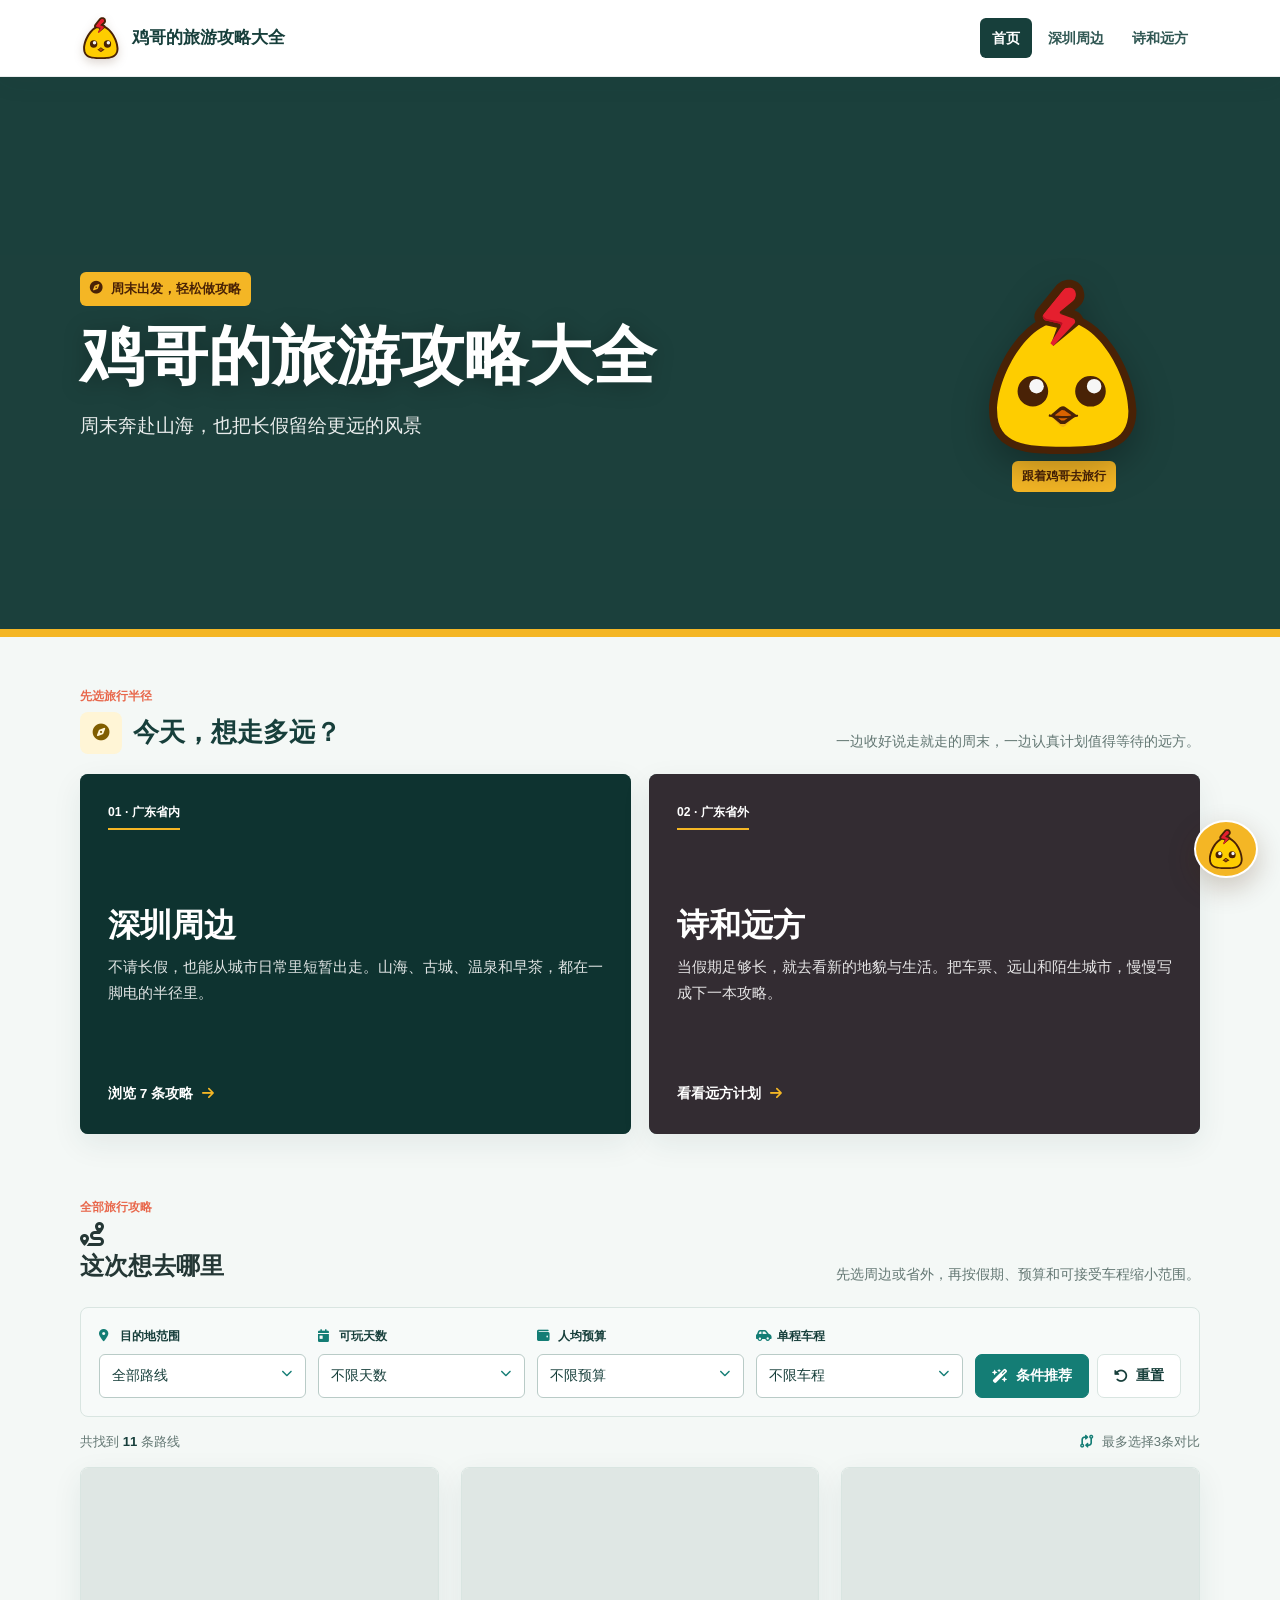
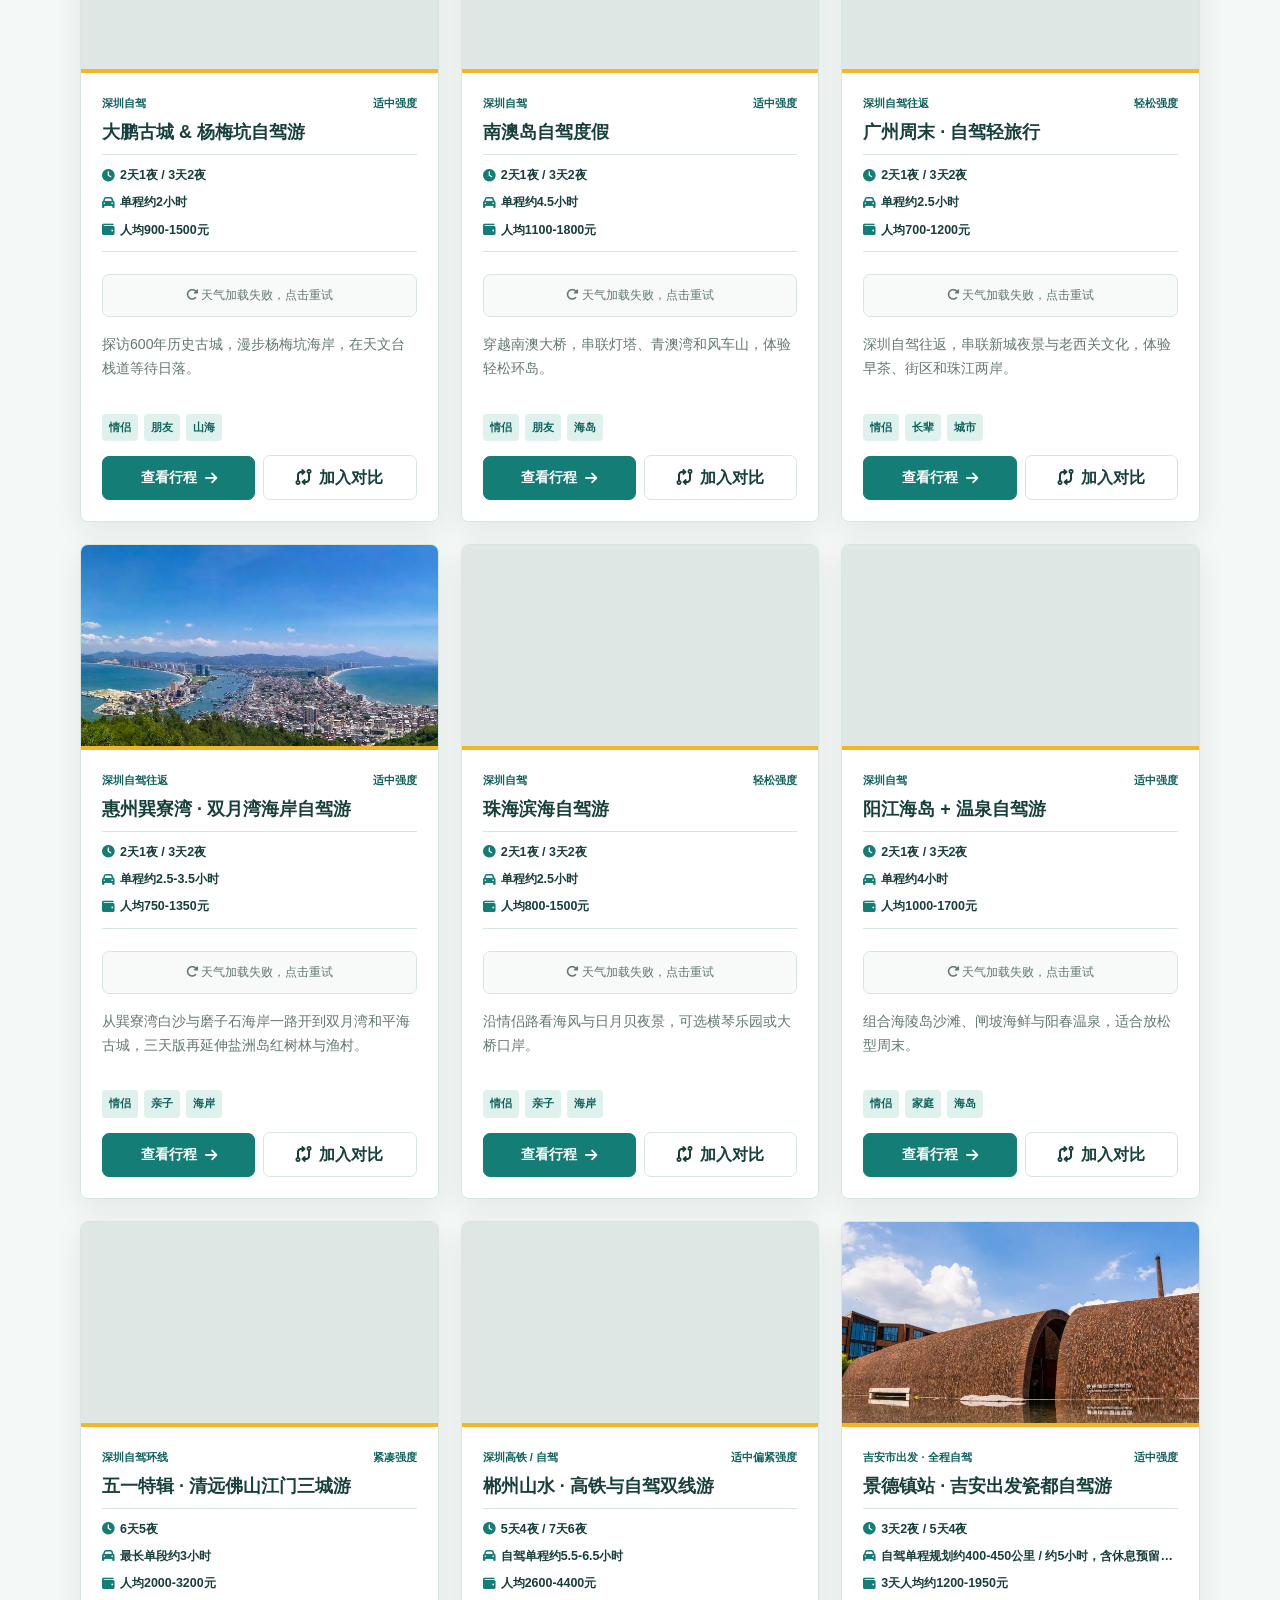
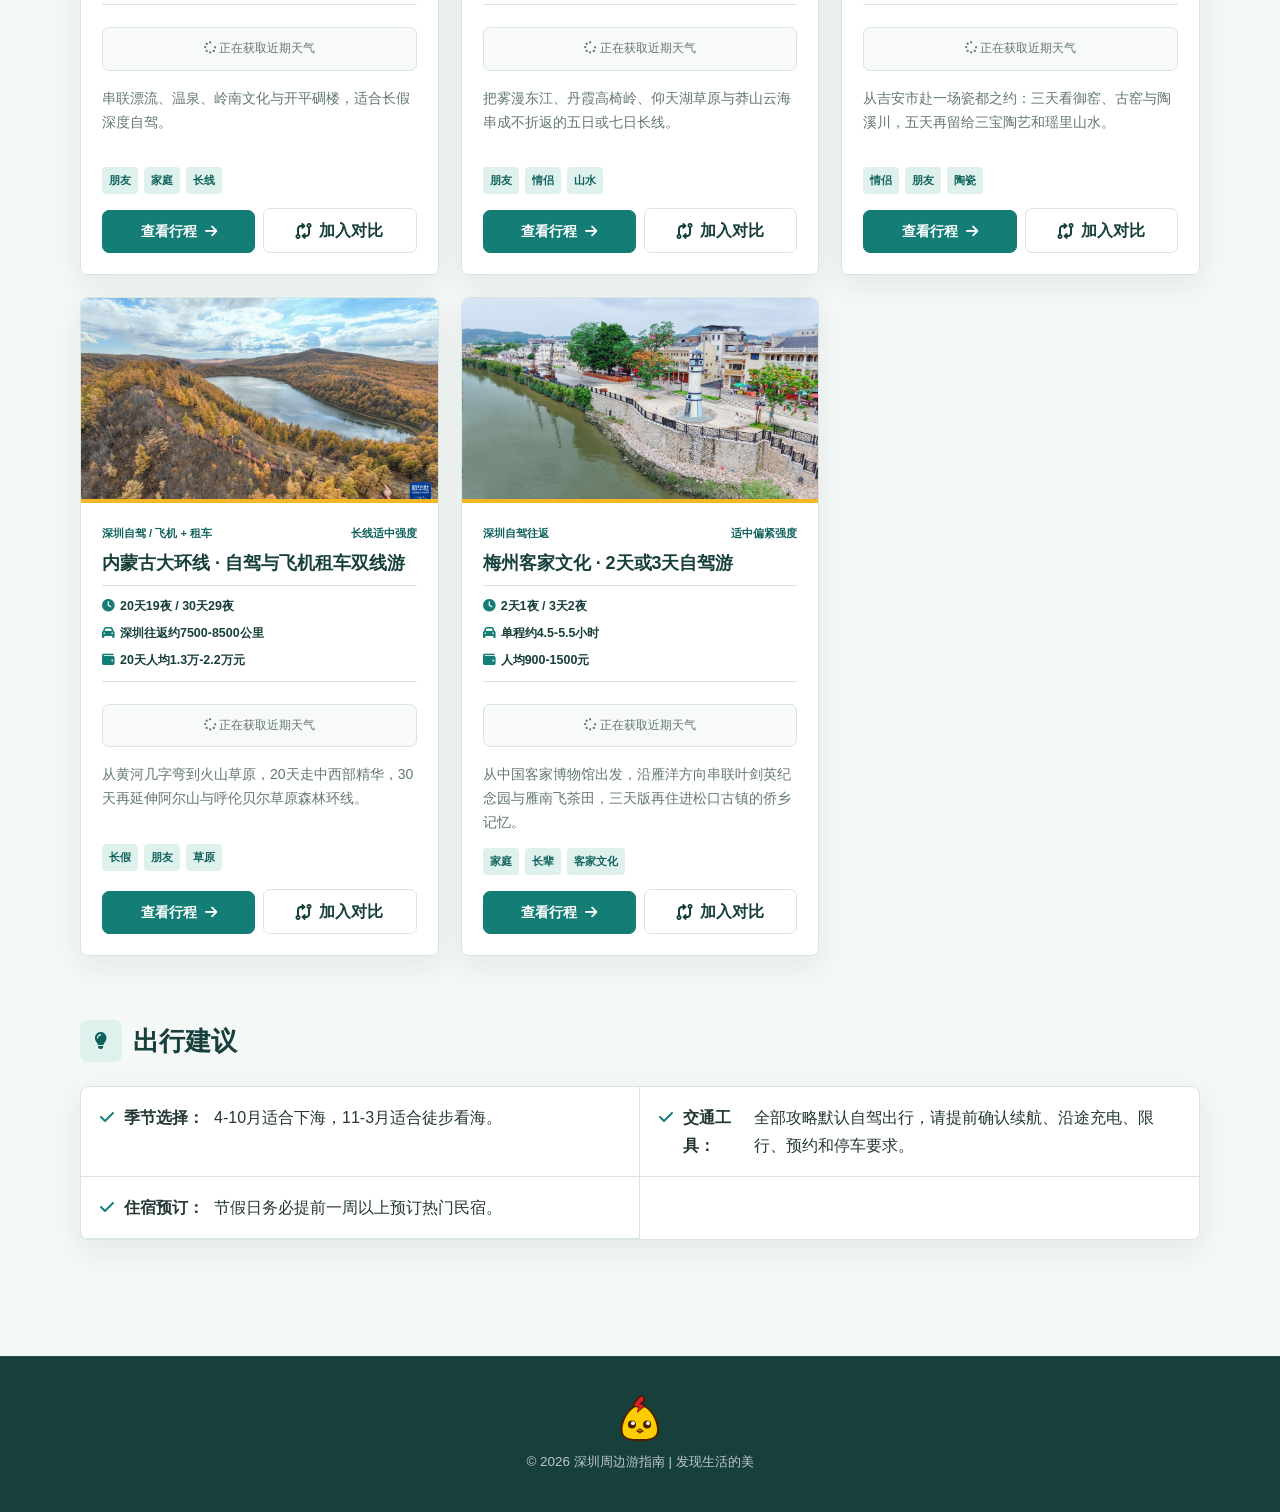
<file: index.html>
<!DOCTYPE html>
<html lang="zh-CN">

<head>
    <meta charset="UTF-8">
    <meta name="viewport" content="width=device-width, initial-scale=1.0">
    <title>鸡哥的旅游攻略大全 - 发现身边的美好</title>
    <link rel="icon" type="image/svg+xml" href="assets/img/title.svg">
    <link rel="stylesheet" href="https://cdnjs.cloudflare.com/ajax/libs/font-awesome/6.4.0/css/all.min.css">
    <link rel="stylesheet" href="https://cdnjs.cloudflare.com/ajax/libs/animate.css/4.1.1/animate.min.css">
    <link rel="stylesheet" href="assets/css/style.css">
</head>

<body>
    <!-- 导航栏 -->
    <nav class="nav-bar">
        <div class="nav-container">
            <a href="index.html" class="nav-brand"><img src="assets/img/title.svg" alt="Logo"
                    style="width: 28px; height: 28px;"> 鸡哥的旅游攻略大全</a>
            <div class="nav-links">
                <a href="index.html" class="nav-link" style="color: var(--accent-color);">首页</a>
                <a href="categories/shenzhen-nearby.html" class="nav-link" data-category="shenzhen-nearby">深圳周边</a>
                <a href="categories/poetry-distance.html" class="nav-link" data-category="poetry-distance">诗和远方</a>
            </div>
        </div>
    </nav>

    <header class="home-hero">
        <div class="container animate__animated animate__fadeInDown">
            <h1 class="home-title">鸡哥的旅游攻略大全</h1>
            <p class="home-subtitle">周末奔赴山海，也把长假留给更远的风景</p>
        </div>
    </header>

    <main class="container">
        <section class="travel-categories" aria-labelledby="travel-categories-title">
            <div class="category-section__heading">
                <div>
                    <span class="section-eyebrow">先选旅行半径</span>
                    <h2 id="travel-categories-title"><i class="fas fa-compass"></i> 今天，想走多远？</h2>
                </div>
                <p>一边收好说走就走的周末，一边认真计划值得等待的远方。</p>
            </div>
            <div class="category-gateway-grid">
                <a class="category-gateway category-gateway--nearby" href="categories/shenzhen-nearby.html"
                    style="background-image: url('https://images.unsplash.com/photo-1566073771259-6a8506099945?ixlib=rb-4.0.3&auto=format&fit=crop&w=1200&q=82');">
                    <span class="category-gateway__index">01 · 广东省内</span>
                    <div>
                        <h3>深圳周边</h3>
                        <p>不请长假，也能从城市日常里短暂出走。山海、古城、温泉和早茶，都在一脚电的半径里。</p>
                    </div>
                    <span class="category-gateway__action">浏览 7 条攻略 <i class="fas fa-arrow-right" aria-hidden="true"></i></span>
                </a>
                <a class="category-gateway category-gateway--distance" href="categories/poetry-distance.html"
                    style="background-image: url('https://images.unsplash.com/photo-1464822759023-fed622ff2c3b?ixlib=rb-4.0.3&auto=format&fit=crop&w=1200&q=82');">
                    <span class="category-gateway__index">02 · 广东省外</span>
                    <div>
                        <h3>诗和远方</h3>
                        <p>当假期足够长，就去看新的地貌与生活。把车票、远山和陌生城市，慢慢写成下一本攻略。</p>
                    </div>
                    <span class="category-gateway__action">看看远方计划 <i class="fas fa-arrow-right" aria-hidden="true"></i></span>
                </a>
            </div>
        </section>

        <section class="route-discovery" aria-labelledby="route-discovery-title">
            <div class="route-discovery__heading">
                <div>
                    <span class="section-eyebrow">全部旅行攻略</span>
                    <h2 id="route-discovery-title"><i class="fas fa-route"></i> 这次想去哪里</h2>
                </div>
                <p>先选周边或省外，再按假期、预算和可接受车程缩小范围。</p>
            </div>

            <form class="route-filters" id="route-filters">
                <label class="route-filter">
                    <span><i class="fas fa-location-dot" aria-hidden="true"></i> 目的地范围</span>
                    <select id="filter-category" name="category">
                        <option value="all">全部路线</option>
                        <option value="shenzhen-nearby">周边 · 广东省内</option>
                        <option value="poetry-distance">省外 · 诗和远方</option>
                    </select>
                </label>
                <label class="route-filter">
                    <span><i class="fas fa-calendar-day" aria-hidden="true"></i> 可玩天数</span>
                    <select id="filter-days" name="days">
                        <option value="all">不限天数</option>
                        <option value="2">2天</option>
                        <option value="3">3天</option>
                        <option value="4">4天及以上</option>
                    </select>
                </label>
                <label class="route-filter">
                    <span><i class="fas fa-wallet" aria-hidden="true"></i> 人均预算</span>
                    <select id="filter-budget" name="budget">
                        <option value="all">不限预算</option>
                        <option value="1000">1000元以内</option>
                        <option value="1500">1500元以内</option>
                        <option value="2000">2000元以内</option>
                        <option value="3000">3000元以内</option>
                    </select>
                </label>
                <label class="route-filter">
                    <span><i class="fas fa-car-side" aria-hidden="true"></i> 单程车程</span>
                    <select id="filter-drive" name="drive">
                        <option value="all">不限车程</option>
                        <option value="2.5">2.5小时以内</option>
                        <option value="4">4小时以内</option>
                        <option value="5">5小时以内</option>
                    </select>
                </label>
                <div class="route-filter-actions">
                    <button class="btn" id="recommend-routes" type="submit"><i class="fas fa-wand-magic-sparkles"></i> 条件推荐</button>
                    <button class="btn btn--secondary" id="reset-routes" type="button"><i class="fas fa-rotate-left"></i> 重置</button>
                </div>
            </form>

            <div class="route-recommendation" id="route-recommendation" aria-live="polite" hidden></div>
            <div class="route-catalog-bar">
                <p id="catalog-summary" aria-live="polite">正在读取路线数据…</p>
                <span><i class="fas fa-code-compare" aria-hidden="true"></i> 最多选择3条对比</span>
            </div>
            <div class="destinations-grid" id="route-catalog">
                <!-- JavaScript 会使用 routes.json 渲染；以下卡片是无脚本环境的内容后备。 -->
                <!-- 大鹏卡片 -->
                <div class="route-card animate__animated animate__fadeInUp">
                    <div class="route-img"
                        style="background-image: url('https://images.unsplash.com/photo-1566073771259-6a8506099945?ixlib=rb-4.0.3&auto=format&fit=crop&w=800&q=80');">
                    </div>
                    <div class="route-content">
                        <h3 class="route-title">大鹏古城 & 杨梅坑自驾游</h3>
                        <div class="route-meta">
                            <span><i class="fas fa-clock"></i> 2天1夜 / 3天2夜</span>
                            <span style="margin-left: 15px;"><i class="fas fa-bolt"></i> 深圳自驾</span>
                        </div>
                        <p class="route-desc">探访600年历史古城，漫步《美人鱼》拍摄地杨梅坑，在天文台栈道看最美日落。</p>
                        <a href="routes/dapeng.html" class="btn">查看行程</a>
                    </div>
                </div>

                <!-- 南澳卡片 -->
                <div class="route-card animate__animated animate__fadeInUp" style="animation-delay: 0.1s;">
                    <div class="route-img"
                        style="background-image: url('https://images.unsplash.com/photo-1596394516093-501ba68a0ba6?ixlib=rb-4.0.3&auto=format&fit=crop&w=800&q=80');">
                    </div>
                    <div class="route-content">
                        <h3 class="route-title">南澳岛自驾度假</h3>
                        <div class="route-meta">
                            <span><i class="fas fa-clock"></i> 2天1夜 / 3天2夜</span>
                            <span style="margin-left: 15px;"><i class="fas fa-bolt"></i> 深圳自驾</span>
                        </div>
                        <p class="route-desc">享受蓝宝石海滩的宁静，品尝地道海鲜大餐，体验出海捕鱼的乐趣。</p>
                        <a href="routes/nanao.html" class="btn">查看行程</a>
                    </div>
                </div>

                <!-- 广州卡片 -->
                <div class="route-card animate__animated animate__fadeInUp" style="animation-delay: 0.2s;">
                    <div class="route-img"
                        style="background-image: url('https://images.unsplash.com/photo-1596422846543-75c6fc197f07?ixlib=rb-4.0.3&auto=format&fit=crop&w=800&q=80');">
                    </div>
                    <div class="route-content">
                        <h3 class="route-title">广州周末 · 自驾轻旅行</h3>
                        <div class="route-meta">
                            <span><i class="fas fa-clock"></i> 2天1夜 / 3天2夜</span>
                            <span style="margin-left: 15px;"><i class="fas fa-bolt"></i> 深圳自驾</span>
                        </div>
                        <p class="route-desc">花城广场与广州塔夜景，老西关文化慢游，早茶打卡。</p>
                        <a href="routes/guangzhou.html" class="btn">查看行程</a>
                    </div>
                </div>

                <!-- 珠海卡片 -->
                <div class="route-card animate__animated animate__fadeInUp" style="animation-delay: 0.3s;">
                    <div class="route-img"
                        style="background-image: url('https://images.unsplash.com/photo-1559827260-dc66d52bef19?ixlib=rb-4.0.3&auto=format&fit=crop&w=800&q=80');">
                    </div>
                    <div class="route-content">
                        <h3 class="route-title">珠海滨海自驾游</h3>
                        <div class="route-meta">
                            <span><i class="fas fa-clock"></i> 2天1夜 / 3天2夜</span>
                            <span style="margin-left: 15px;"><i class="fas fa-bolt"></i> 深圳自驾</span>
                        </div>
                        <p class="route-desc">情侣路海风、日月贝夜景、横琴与桥口岸打卡、海鲜餐吧。</p>
                        <a href="routes/zhuhai.html" class="btn">查看行程</a>
                    </div>
                </div>

                <!-- 阳江卡片 -->
                <div class="route-card animate__animated animate__fadeInUp" style="animation-delay: 0.4s;">
                    <div class="route-img"
                        style="background-image: url('https://images.unsplash.com/photo-1566073771259-6a8506099945?ixlib=rb-4.0.3&auto=format&fit=crop&w=800&q=80');">
                    </div>
                    <div class="route-content">
                        <h3 class="route-title">阳江海岛 + 温泉自驾游</h3>
                        <div class="route-meta">
                            <span><i class="fas fa-clock"></i> 2天1夜 / 3天2夜</span>
                            <span style="margin-left: 15px;"><i class="fas fa-bolt"></i> 深圳自驾</span>
                        </div>
                        <p class="route-desc">海陵岛人气沙滩与闸坡海鲜，高性价比阳春温泉。</p>
                        <a href="routes/yangjiang.html" class="btn">查看行程</a>
                    </div>
                </div>
                <!-- 惠州卡片 -->
                <div class="route-card animate__animated animate__fadeInUp" style="animation-delay: 0.5s;">
                    <div class="route-img" role="img" aria-label="从大星山俯瞰惠东双月湾两道弧形海岸和港口镇"
                        style="background-image: url('assets/img/huizhou-double-moon-bay.webp');">
                    </div>
                    <div class="route-content">
                        <h3 class="route-title">惠州巽寮湾 · 双月湾海岸自驾游</h3>
                        <div class="route-meta">
                            <span><i class="fas fa-clock"></i> 2天1夜 / 3天2夜</span>
                            <span style="margin-left: 15px;"><i class="fas fa-bolt"></i> 深圳自驾</span>
                        </div>
                        <p class="route-desc">巽寮湾玩沙、磨子石看海、双月湾观景，顺路慢游平海古城。</p>
                        <a href="routes/huizhou.html" class="btn">查看行程</a>
                    </div>
                </div>
                <!-- 五一特辑卡片 -->
                <div class="route-card animate__animated animate__fadeInUp" style="animation-delay: 0.6s;">
                    <div class="route-img"
                        style="background-image: url('https://images.unsplash.com/photo-1464822759023-fed622ff2c3b?ixlib=rb-4.0.3&auto=format&fit=crop&w=800&q=80');">
                    </div>
                    <div class="route-content">
                        <h3 class="route-title">五一特辑 · 清远佛山江门三城游</h3>
                        <div class="route-meta">
                            <span><i class="fas fa-clock"></i> 6天5夜</span>
                            <span style="margin-left: 15px;"><i class="fas fa-bolt"></i> 自驾环线</span>
                        </div>
                        <p class="route-desc">岭南文化深度体验，漂流温泉碉楼，美食之旅全程攻略。</p>
                        <a href="routes/wuyi.html" class="btn">查看行程</a>
                    </div>
                </div>
                <!-- 梅州卡片 -->
                <div class="route-card animate__animated animate__fadeInUp" style="animation-delay: 0.7s;">
                    <div class="route-img" role="img" aria-label="梅州松口古镇梅江岸边的骑楼、钟塔与滨水步道"
                        style="background-image: url('assets/img/meizhou-songkou.jpg');">
                    </div>
                    <div class="route-content">
                        <h3 class="route-title">梅州客家文化 · 2天或3天自驾游</h3>
                        <div class="route-meta">
                            <span><i class="fas fa-clock"></i> 2天1夜 / 3天2夜</span>
                            <span style="margin-left: 15px;"><i class="fas fa-bolt"></i> 深圳自驾</span>
                        </div>
                        <p class="route-desc">客家博物馆、叶帅故里、雁南飞茶田与松口古镇，沿梅县东向顺路游览。</p>
                        <a href="routes/meizhou.html" class="btn">查看行程</a>
                    </div>
                </div>
            </div>
        </section>

        <section class="tips-section">
            <h2><i class="fas fa-lightbulb"></i> 出行建议</h2>
            <ul class="tips-list">
                <li><i class="fas fa-check"></i> <strong>季节选择：</strong> 4-10月适合下海，11-3月适合徒步看海。</li>
                <li><i class="fas fa-check"></i> <strong>交通工具：</strong> 全部攻略默认自驾出行，请提前确认续航、沿途充电、限行、预约和停车要求。</li>
                <li><i class="fas fa-check"></i> <strong>住宿预订：</strong> 节假日务必提前一周以上预订热门民宿。</li>
            </ul>
        </section>
    </main>

    <footer>
        <p>&copy; 2026 深圳周边游指南 | 发现生活的美</p>
    </footer>
    <script src="assets/js/common.js"></script>
</body>

</html>
</file>
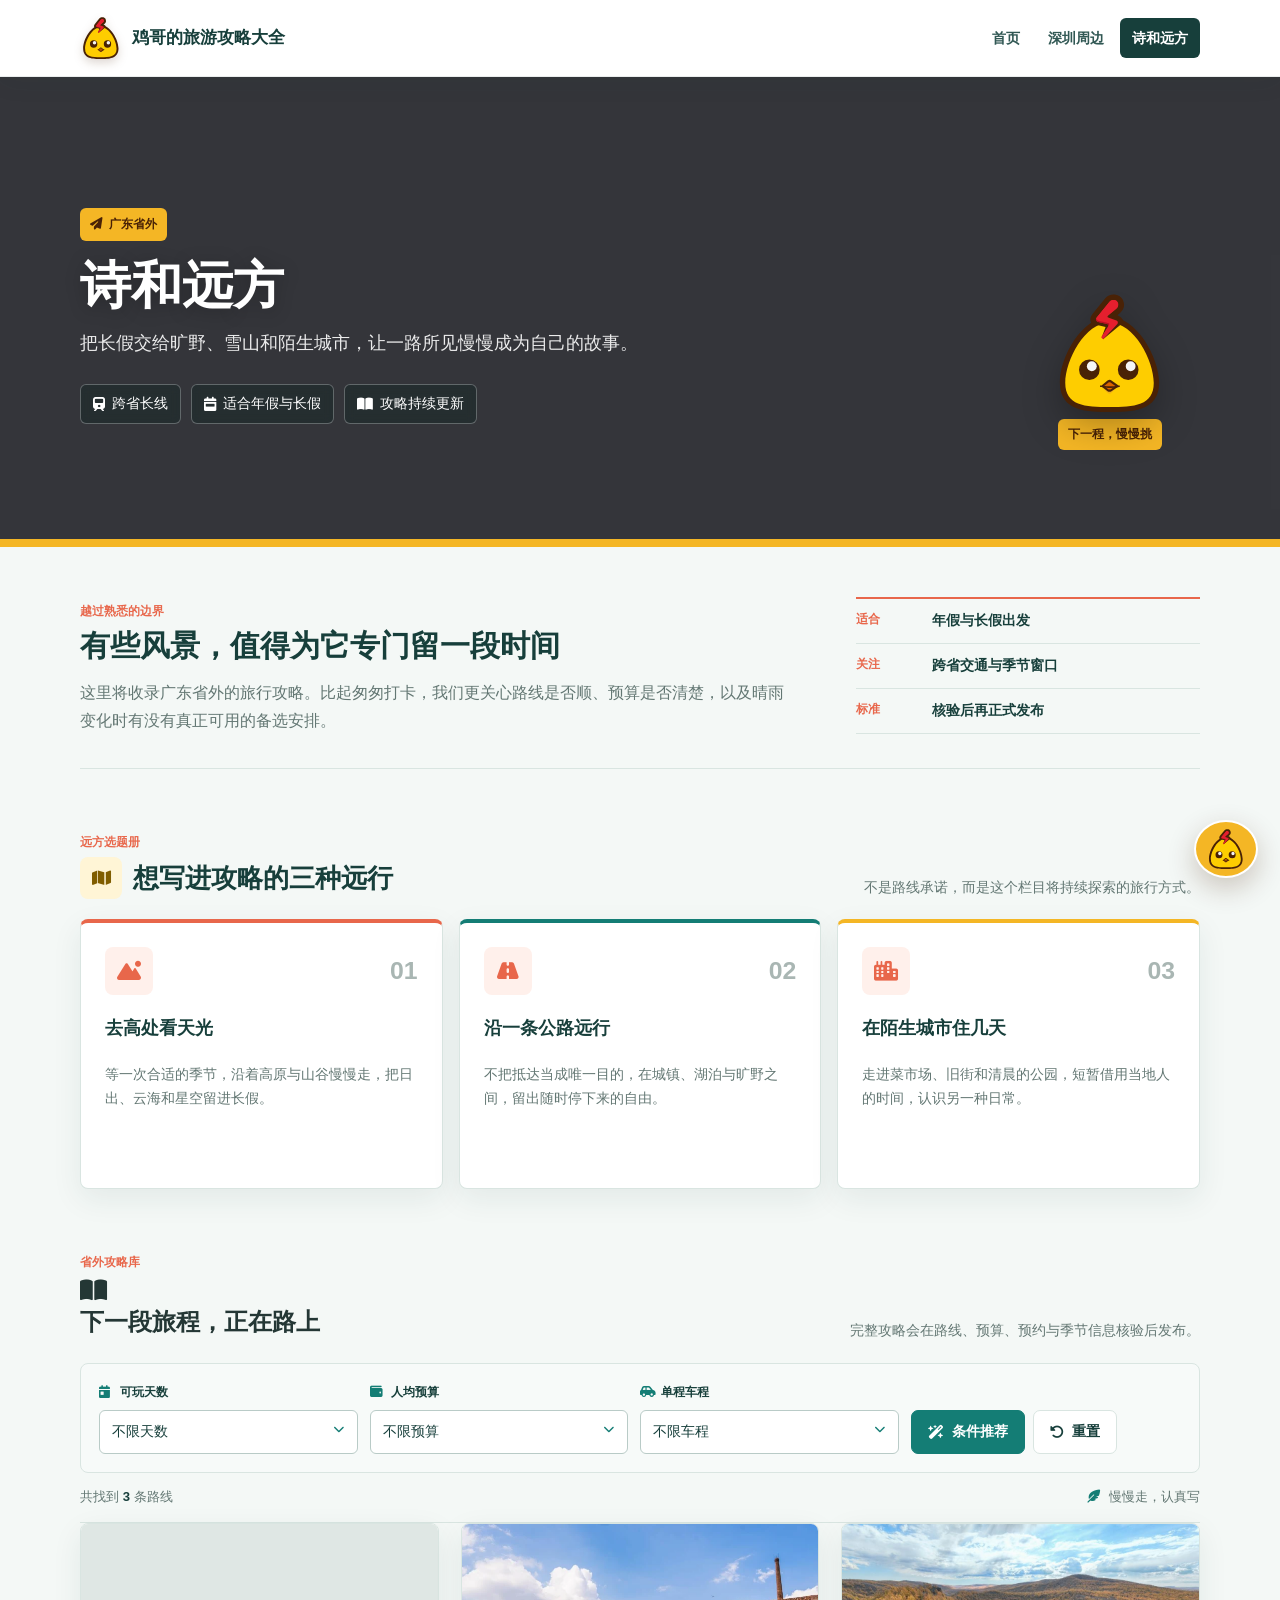
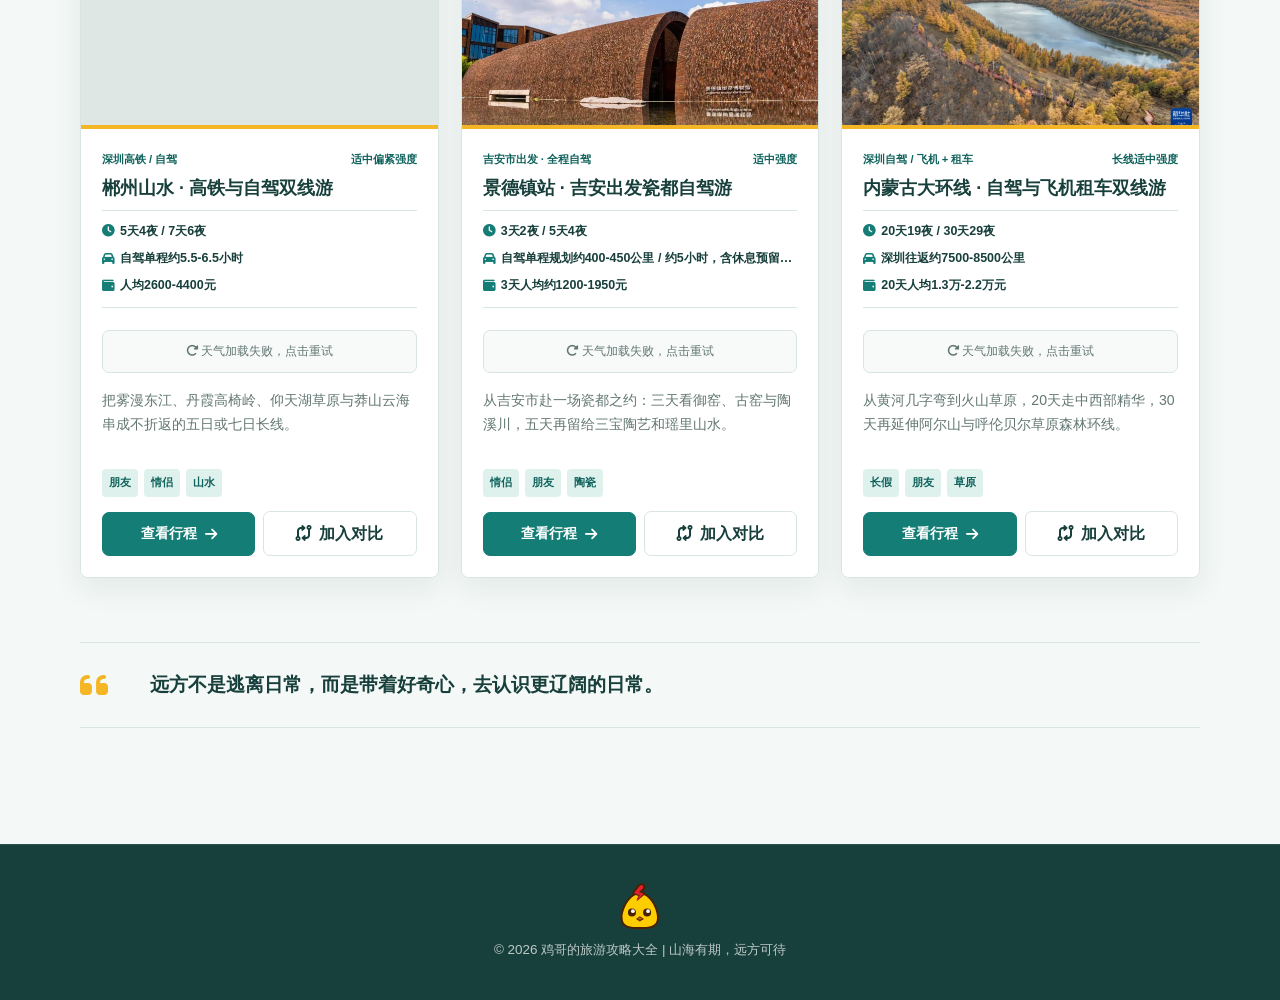
<file: categories/poetry-distance.html>
<!DOCTYPE html>
<html lang="zh-CN">

<head>
  <meta charset="UTF-8">
  <meta name="viewport" content="width=device-width, initial-scale=1.0">
  <meta name="description" content="广东省外旅行攻略栏目，收录适合长假、跨省与深度旅行的路线。">
  <title>诗和远方 · 广东省外旅行攻略</title>
  <link rel="icon" type="image/svg+xml" href="../assets/img/title.svg">
  <link rel="stylesheet" href="https://cdnjs.cloudflare.com/ajax/libs/font-awesome/6.4.0/css/all.min.css">
  <link rel="stylesheet" href="../assets/css/style.css">
</head>

<body>
  <nav class="nav-bar">
    <div class="nav-container">
      <a href="../index.html" class="nav-brand"><img src="../assets/img/title.svg" alt="Logo"
          style="width: 28px; height: 28px;"> 鸡哥的旅游攻略大全</a>
      <div class="nav-links">
        <a href="../index.html" class="nav-link">首页</a>
        <a href="shenzhen-nearby.html" class="nav-link" data-category="shenzhen-nearby">深圳周边</a>
        <a href="poetry-distance.html" class="nav-link" data-category="poetry-distance">诗和远方</a>
      </div>
    </div>
  </nav>

  <header class="hero category-hero category-hero--distance"
    style="background-image: url('https://images.unsplash.com/photo-1464822759023-fed622ff2c3b?ixlib=rb-4.0.3&auto=format&fit=crop&w=1600&q=84');">
    <div class="container">
      <span class="category-hero__label"><i class="fas fa-paper-plane" aria-hidden="true"></i> 广东省外</span>
      <h1>诗和远方</h1>
      <p class="subtitle">把长假交给旷野、雪山和陌生城市，让一路所见慢慢成为自己的故事。</p>
      <div class="meta-info">
        <span><i class="fas fa-train"></i> 跨省长线</span>
        <span><i class="fas fa-calendar-week"></i> 适合年假与长假</span>
        <span><i class="fas fa-book-open"></i> 攻略持续更新</span>
      </div>
    </div>
  </header>

  <main class="container category-page">
    <section class="category-intro category-intro--distance" aria-labelledby="distance-intro-title">
      <div class="category-intro__copy">
        <span class="section-eyebrow">越过熟悉的边界</span>
        <h2 id="distance-intro-title">有些风景，值得为它专门留一段时间</h2>
        <p>这里将收录广东省外的旅行攻略。比起匆匆打卡，我们更关心路线是否顺、预算是否清楚，以及晴雨变化时有没有真正可用的备选安排。</p>
      </div>
      <dl class="category-intro__facts">
        <div><dt>适合</dt><dd>年假与长假出发</dd></div>
        <div><dt>关注</dt><dd>跨省交通与季节窗口</dd></div>
        <div><dt>标准</dt><dd>核验后再正式发布</dd></div>
      </dl>
    </section>

    <section class="journey-notes" aria-labelledby="journey-notes-title">
      <div class="category-section__heading">
        <div>
          <span class="section-eyebrow">远方选题册</span>
          <h2 id="journey-notes-title"><i class="fas fa-map"></i> 想写进攻略的三种远行</h2>
        </div>
        <p>不是路线承诺，而是这个栏目将持续探索的旅行方式。</p>
      </div>
      <div class="journey-notes__grid">
        <article>
          <i class="fas fa-mountain-sun" aria-hidden="true"></i>
          <span>01</span>
          <h3>去高处看天光</h3>
          <p>等一次合适的季节，沿着高原与山谷慢慢走，把日出、云海和星空留进长假。</p>
        </article>
        <article>
          <i class="fas fa-road" aria-hidden="true"></i>
          <span>02</span>
          <h3>沿一条公路远行</h3>
          <p>不把抵达当成唯一目的，在城镇、湖泊与旷野之间，留出随时停下来的自由。</p>
        </article>
        <article>
          <i class="fas fa-city" aria-hidden="true"></i>
          <span>03</span>
          <h3>在陌生城市住几天</h3>
          <p>走进菜市场、旧街和清晨的公园，短暂借用当地人的时间，认识另一种日常。</p>
        </article>
      </div>
    </section>

    <section class="route-discovery route-discovery--distance" aria-labelledby="distance-routes-title">
      <div class="route-discovery__heading">
        <div>
          <span class="section-eyebrow">省外攻略库</span>
          <h2 id="distance-routes-title"><i class="fas fa-book-open"></i> 下一段旅程，正在路上</h2>
        </div>
        <p>完整攻略会在路线、预算、预约与季节信息核验后发布。</p>
      </div>

      <form class="route-filters" id="route-filters" hidden>
        <label class="route-filter">
          <span><i class="fas fa-calendar-day" aria-hidden="true"></i> 可玩天数</span>
          <select id="filter-days" name="days">
            <option value="all">不限天数</option>
            <option value="2">2天</option>
            <option value="3">3天</option>
            <option value="4">4天及以上</option>
          </select>
        </label>
        <label class="route-filter">
          <span><i class="fas fa-wallet" aria-hidden="true"></i> 人均预算</span>
          <select id="filter-budget" name="budget">
            <option value="all">不限预算</option>
            <option value="1000">1000元以内</option>
            <option value="1500">1500元以内</option>
            <option value="2000">2000元以内</option>
            <option value="3000">3000元以内</option>
            <option value="15000">1.5万元以内</option>
            <option value="25000">2.5万元以内</option>
          </select>
        </label>
        <label class="route-filter">
          <span><i class="fas fa-car-side" aria-hidden="true"></i> 单程车程</span>
          <select id="filter-drive" name="drive">
            <option value="all">不限车程</option>
            <option value="2.5">2.5小时以内</option>
            <option value="4">4小时以内</option>
            <option value="5">5小时以内</option>
            <option value="40">长线不限首尾车程</option>
          </select>
        </label>
        <div class="route-filter-actions">
          <button class="btn" id="recommend-routes" type="submit"><i class="fas fa-wand-magic-sparkles"></i> 条件推荐</button>
          <button class="btn btn--secondary" id="reset-routes" type="button"><i class="fas fa-rotate-left"></i> 重置</button>
        </div>
      </form>

      <div class="route-recommendation" id="route-recommendation" aria-live="polite" hidden></div>
      <div class="route-catalog-bar">
        <p id="catalog-summary" aria-live="polite">正在读取省外攻略…</p>
        <span><i class="fas fa-feather-pointed" aria-hidden="true"></i> 慢慢走，认真写</span>
      </div>
      <div class="destinations-grid" id="route-catalog" data-category="poetry-distance"
        data-empty-title="第一篇省外攻略正在准备"
        data-empty-copy="这里暂时不放半成品。等路线、预算和季节建议核验完整，再把远方郑重交给你。">
        <article class="route-card">
          <div class="route-img" role="img" aria-label="清晨薄雾笼罩的郴州东江湖与湖岸山林"
            style="background-image: url('https://www.xn--xhqs09c3ued3bie.net/images/dj-qingchen.jpg');"></div>
          <div class="route-content">
            <div class="route-card__topline"><span>深圳高铁 / 自驾</span><span>适中强度</span></div>
            <h3 class="route-title">郴州山水 · 高铁与自驾双线游</h3>
            <div class="route-facts" aria-label="路线关键信息">
              <span><i class="fas fa-clock"></i><strong>5天4夜 / 7天6夜</strong></span>
              <span><i class="fas fa-route"></i><strong>高铁租车 / 全程自驾</strong></span>
              <span><i class="fas fa-wallet"></i><strong>人均2600元起</strong></span>
            </div>
            <p class="route-desc">雾漫东江、高椅岭丹霞、仰天湖草原与莽山云海，按片区顺路串联。</p>
            <a href="../routes/chenzhou.html" class="btn">查看行程 <i class="fas fa-arrow-right"></i></a>
          </div>
        </article>
        <article class="route-card">
          <div class="route-img" role="img" aria-label="蓝天下景德镇御窑博物馆红砖窑拱建筑与水面倒影"
            style="background-image: url('../assets/img/jingdezhen-imperial-kiln.webp');"></div>
          <div class="route-content">
            <div class="route-card__topline"><span>吉安市出发 · 全程自驾</span><span>适中强度</span></div>
            <h3 class="route-title">景德镇站 · 吉安出发瓷都自驾游</h3>
            <div class="route-facts" aria-label="路线关键信息">
              <span><i class="fas fa-clock"></i><strong>3天2夜 / 5天4夜</strong></span>
              <span><i class="fas fa-route"></i><strong>吉安市往返自驾</strong></span>
              <span><i class="fas fa-wallet"></i><strong>3天人均约1200-1950元</strong></span>
            </div>
            <p class="route-desc">三天看陶瓷博物馆、御窑、古窑与陶溪川，五天再留给三宝陶艺和瑶里山水。</p>
            <a href="../routes/jingdezhen.html" class="btn">查看行程 <i class="fas fa-arrow-right"></i></a>
          </div>
        </article>
        <article class="route-card">
          <div class="route-img" role="img" aria-label="秋季内蒙古阿尔山森林、湖泊与山地栈道"
            style="background-image: url('../assets/img/inner-mongolia-grassland.jpg');"></div>
          <div class="route-content">
            <div class="route-card__topline"><span>深圳自驾 / 飞机 + 租车</span><span>长线适中</span></div>
            <h3 class="route-title">内蒙古大环线 · 草原森林双线游</h3>
            <div class="route-facts" aria-label="路线关键信息">
              <span><i class="fas fa-clock"></i><strong>20天19夜 / 30天29夜</strong></span>
              <span><i class="fas fa-route"></i><strong>全程自驾 / 分段租车</strong></span>
              <span><i class="fas fa-wallet"></i><strong>人均1.3万元起</strong></span>
            </div>
            <p class="route-desc">从黄河几字弯走到火山草原，30天版继续延伸阿尔山与呼伦贝尔。</p>
            <a href="../routes/inner-mongolia.html" class="btn">查看行程 <i class="fas fa-arrow-right"></i></a>
          </div>
        </article>
      </div>
    </section>

    <section class="travel-quote travel-quote--distance" aria-label="旅行寄语">
      <i class="fas fa-quote-left" aria-hidden="true"></i>
      <p>远方不是逃离日常，而是带着好奇心，去认识更辽阔的日常。</p>
    </section>
  </main>

  <footer>
    <p>&copy; 2026 鸡哥的旅游攻略大全 | 山海有期，远方可待</p>
  </footer>
  <script src="../assets/js/common.js"></script>
</body>

</html>
</file>
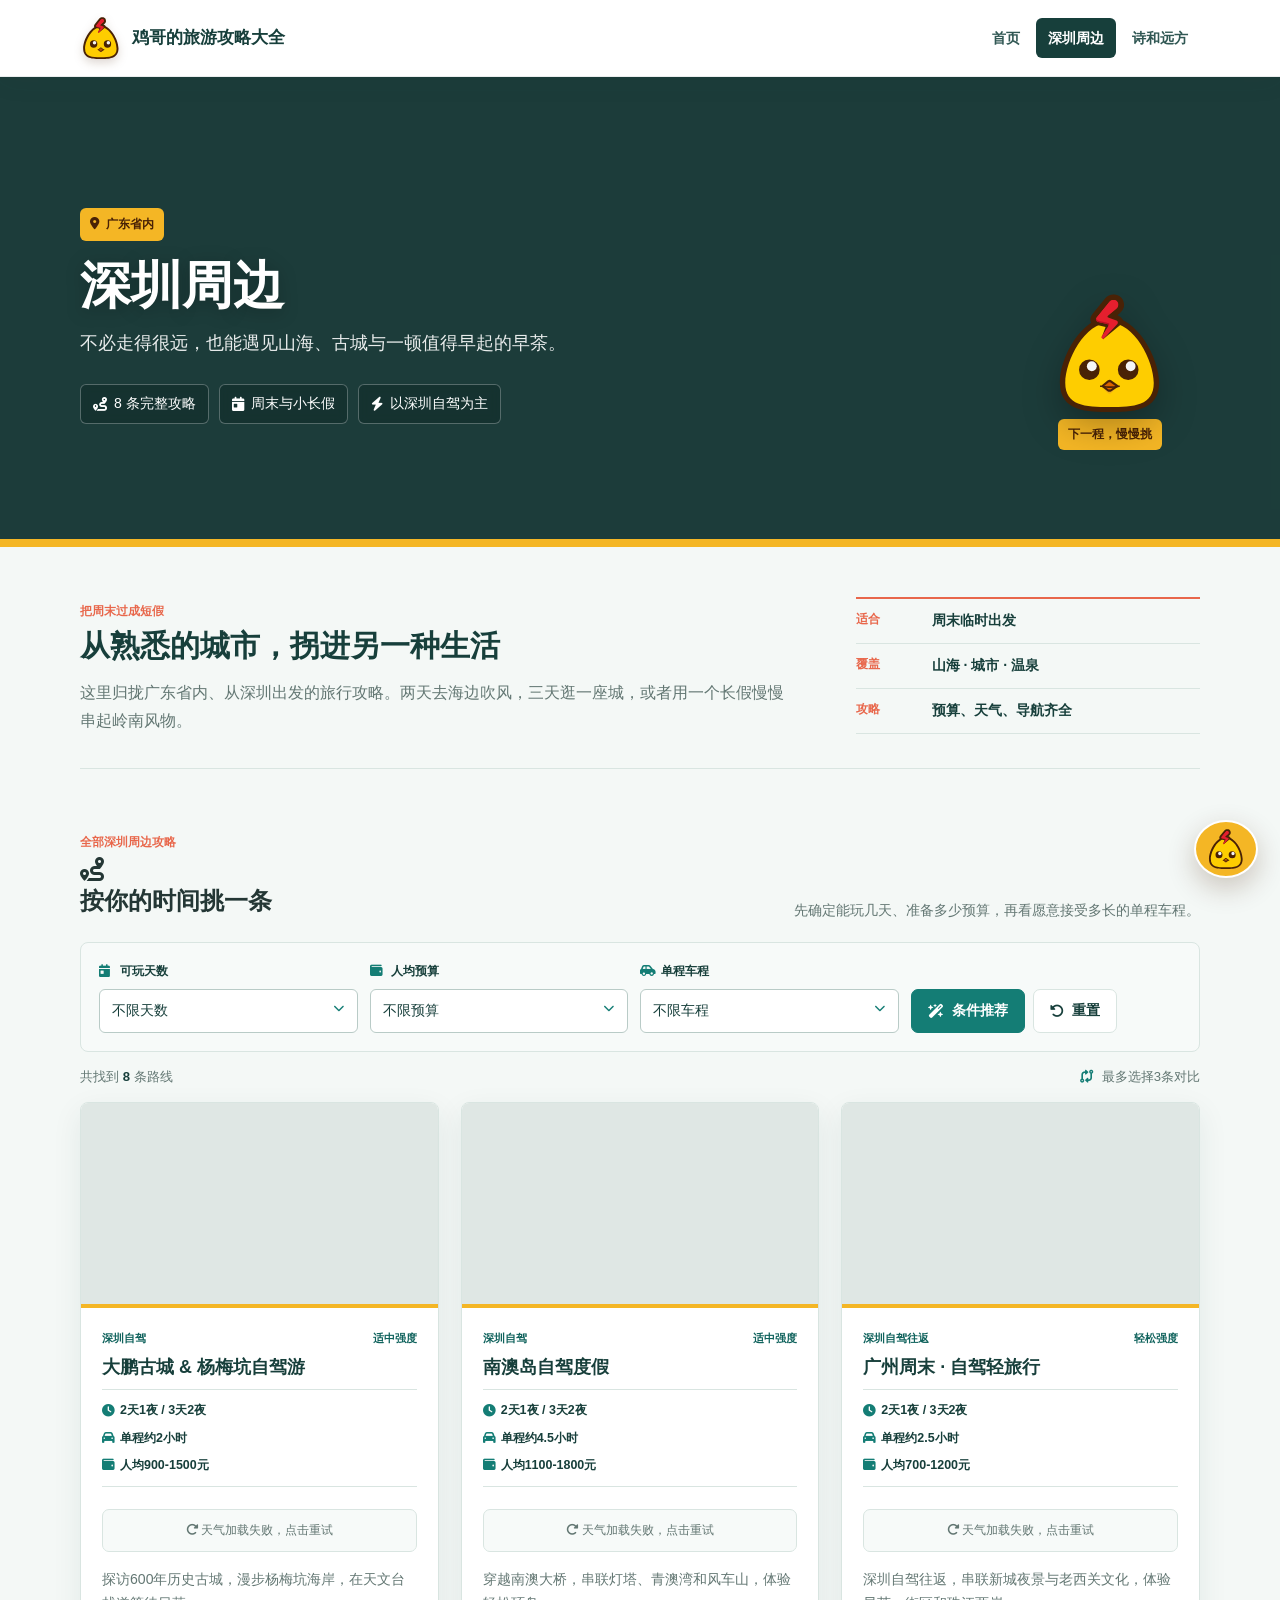
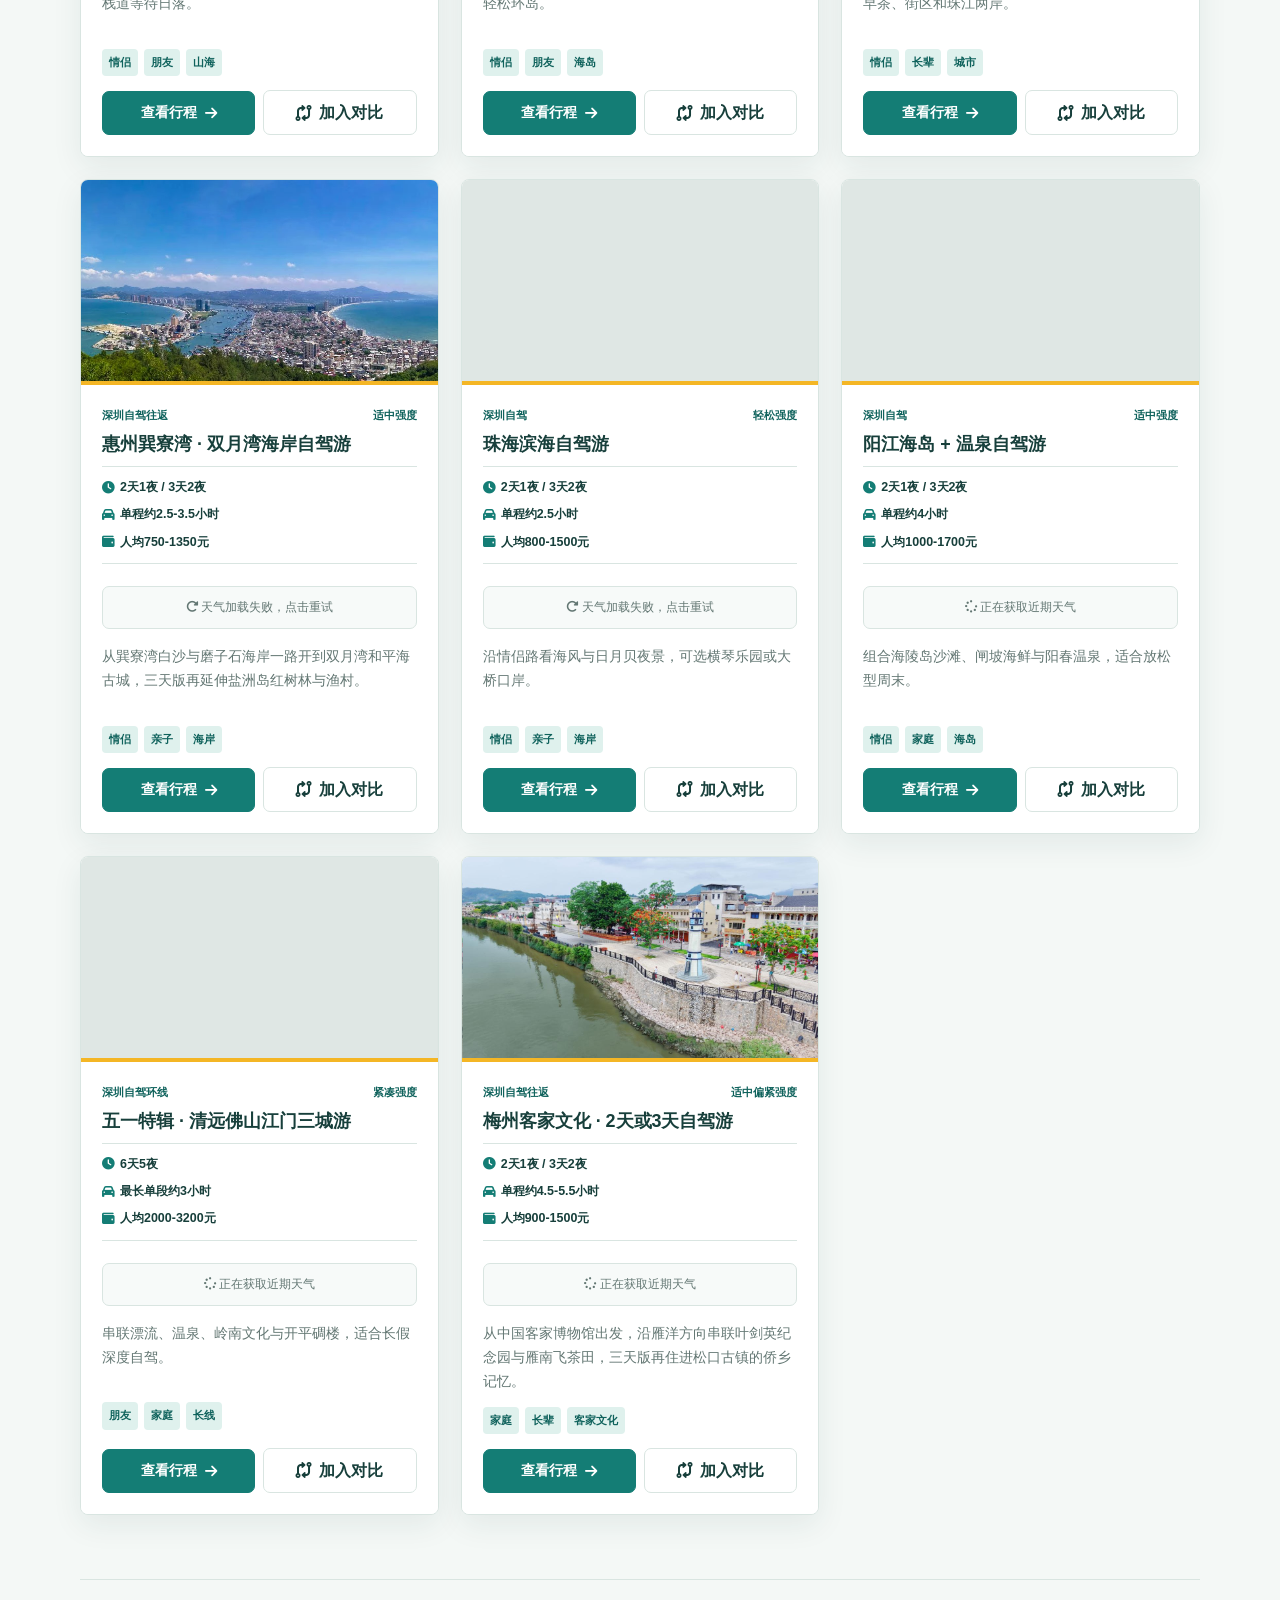
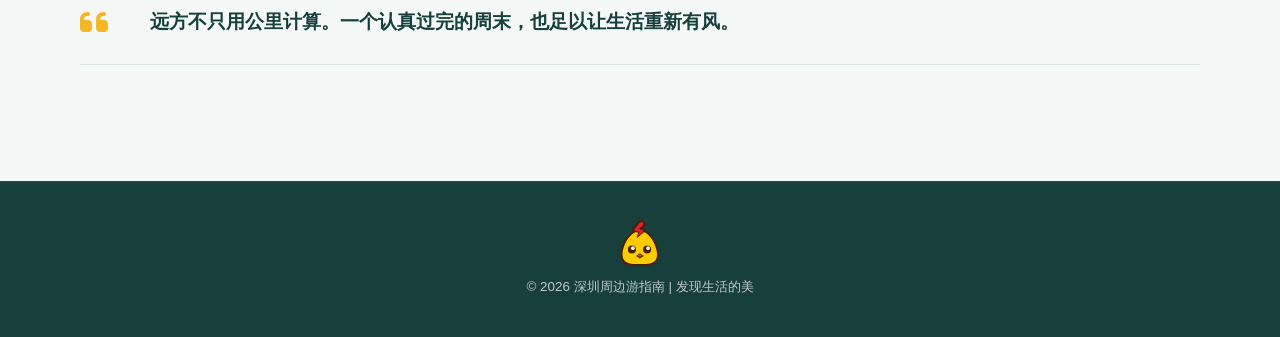
<file: categories/shenzhen-nearby.html>
<!DOCTYPE html>
<html lang="zh-CN">

<head>
  <meta charset="UTF-8">
  <meta name="viewport" content="width=device-width, initial-scale=1.0">
  <meta name="description" content="从深圳出发的广东省内周末自驾攻略，按天数、预算和车程筛选目的地。">
  <title>深圳周边 · 广东省内旅行攻略</title>
  <link rel="icon" type="image/svg+xml" href="../assets/img/title.svg">
  <link rel="stylesheet" href="https://cdnjs.cloudflare.com/ajax/libs/font-awesome/6.4.0/css/all.min.css">
  <link rel="stylesheet" href="../assets/css/style.css">
</head>

<body>
  <nav class="nav-bar">
    <div class="nav-container">
      <a href="../index.html" class="nav-brand"><img src="../assets/img/title.svg" alt="Logo"
          style="width: 28px; height: 28px;"> 鸡哥的旅游攻略大全</a>
      <div class="nav-links">
        <a href="../index.html" class="nav-link">首页</a>
        <a href="shenzhen-nearby.html" class="nav-link" data-category="shenzhen-nearby">深圳周边</a>
        <a href="poetry-distance.html" class="nav-link" data-category="poetry-distance">诗和远方</a>
      </div>
    </div>
  </nav>

  <header class="hero category-hero category-hero--nearby"
    style="background-image: url('https://images.unsplash.com/photo-1566073771259-6a8506099945?ixlib=rb-4.0.3&auto=format&fit=crop&w=1600&q=84');">
    <div class="container">
      <span class="category-hero__label"><i class="fas fa-location-dot" aria-hidden="true"></i> 广东省内</span>
      <h1>深圳周边</h1>
      <p class="subtitle">不必走得很远，也能遇见山海、古城与一顿值得早起的早茶。</p>
      <div class="meta-info">
        <span><i class="fas fa-route"></i> 8 条完整攻略</span>
        <span><i class="fas fa-calendar-day"></i> 周末与小长假</span>
        <span><i class="fas fa-bolt"></i> 以深圳自驾为主</span>
      </div>
    </div>
  </header>

  <main class="container category-page">
    <section class="category-intro" aria-labelledby="nearby-intro-title">
      <div class="category-intro__copy">
        <span class="section-eyebrow">把周末过成短假</span>
        <h2 id="nearby-intro-title">从熟悉的城市，拐进另一种生活</h2>
        <p>这里归拢广东省内、从深圳出发的旅行攻略。两天去海边吹风，三天逛一座城，或者用一个长假慢慢串起岭南风物。</p>
      </div>
      <dl class="category-intro__facts">
        <div><dt>适合</dt><dd>周末临时出发</dd></div>
        <div><dt>覆盖</dt><dd>山海 · 城市 · 温泉</dd></div>
        <div><dt>攻略</dt><dd>预算、天气、导航齐全</dd></div>
      </dl>
    </section>

    <section class="route-discovery" aria-labelledby="nearby-routes-title">
      <div class="route-discovery__heading">
        <div>
          <span class="section-eyebrow">全部深圳周边攻略</span>
          <h2 id="nearby-routes-title"><i class="fas fa-route"></i> 按你的时间挑一条</h2>
        </div>
        <p>先确定能玩几天、准备多少预算，再看愿意接受多长的单程车程。</p>
      </div>

      <form class="route-filters" id="route-filters">
        <label class="route-filter">
          <span><i class="fas fa-calendar-day" aria-hidden="true"></i> 可玩天数</span>
          <select id="filter-days" name="days">
            <option value="all">不限天数</option>
            <option value="2">2天</option>
            <option value="3">3天</option>
            <option value="4">4天及以上</option>
          </select>
        </label>
        <label class="route-filter">
          <span><i class="fas fa-wallet" aria-hidden="true"></i> 人均预算</span>
          <select id="filter-budget" name="budget">
            <option value="all">不限预算</option>
            <option value="1000">1000元以内</option>
            <option value="1500">1500元以内</option>
            <option value="2000">2000元以内</option>
            <option value="3000">3000元以内</option>
          </select>
        </label>
        <label class="route-filter">
          <span><i class="fas fa-car-side" aria-hidden="true"></i> 单程车程</span>
          <select id="filter-drive" name="drive">
            <option value="all">不限车程</option>
            <option value="2.5">2.5小时以内</option>
            <option value="4">4小时以内</option>
            <option value="5">5小时以内</option>
          </select>
        </label>
        <div class="route-filter-actions">
          <button class="btn" id="recommend-routes" type="submit"><i class="fas fa-wand-magic-sparkles"></i> 条件推荐</button>
          <button class="btn btn--secondary" id="reset-routes" type="button"><i class="fas fa-rotate-left"></i> 重置</button>
        </div>
      </form>

      <div class="route-recommendation" id="route-recommendation" aria-live="polite" hidden></div>
      <div class="route-catalog-bar">
        <p id="catalog-summary" aria-live="polite">正在读取深圳周边路线…</p>
        <span><i class="fas fa-code-compare" aria-hidden="true"></i> 最多选择3条对比</span>
      </div>
      <div class="destinations-grid" id="route-catalog" data-category="shenzhen-nearby">
        <div class="category-route-fallback">
          <a href="../routes/dapeng.html"><strong>大鹏山海</strong><span>古城、海岸与天文台</span></a>
          <a href="../routes/nanao.html"><strong>南澳环岛</strong><span>灯塔、海湾与风车山</span></a>
          <a href="../routes/guangzhou.html"><strong>广州周末</strong><span>老西关与珠江夜色</span></a>
          <a href="../routes/zhuhai.html"><strong>珠海海岸</strong><span>情侣路与横琴慢游</span></a>
          <a href="../routes/yangjiang.html"><strong>阳江海岛温泉</strong><span>沙滩、海鲜与温泉</span></a>
          <a href="../routes/huizhou.html"><strong>惠州双湾海岸</strong><span>巽寮湾、双月湾与平海古城</span></a>
          <a href="../routes/wuyi.html"><strong>清佛江环线</strong><span>岭南文化六日深游</span></a>
          <a href="../routes/meizhou.html"><strong>梅州客家文化</strong><span>博物馆、茶田与侨乡古镇</span></a>
        </div>
      </div>
    </section>

    <section class="travel-quote travel-quote--nearby" aria-label="旅行寄语">
      <i class="fas fa-quote-left" aria-hidden="true"></i>
      <p>远方不只用公里计算。一个认真过完的周末，也足以让生活重新有风。</p>
    </section>
  </main>

  <footer>
    <p>&copy; 2026 深圳周边游指南 | 发现生活的美</p>
  </footer>
  <script src="../assets/js/common.js"></script>
</body>

</html>
</file>
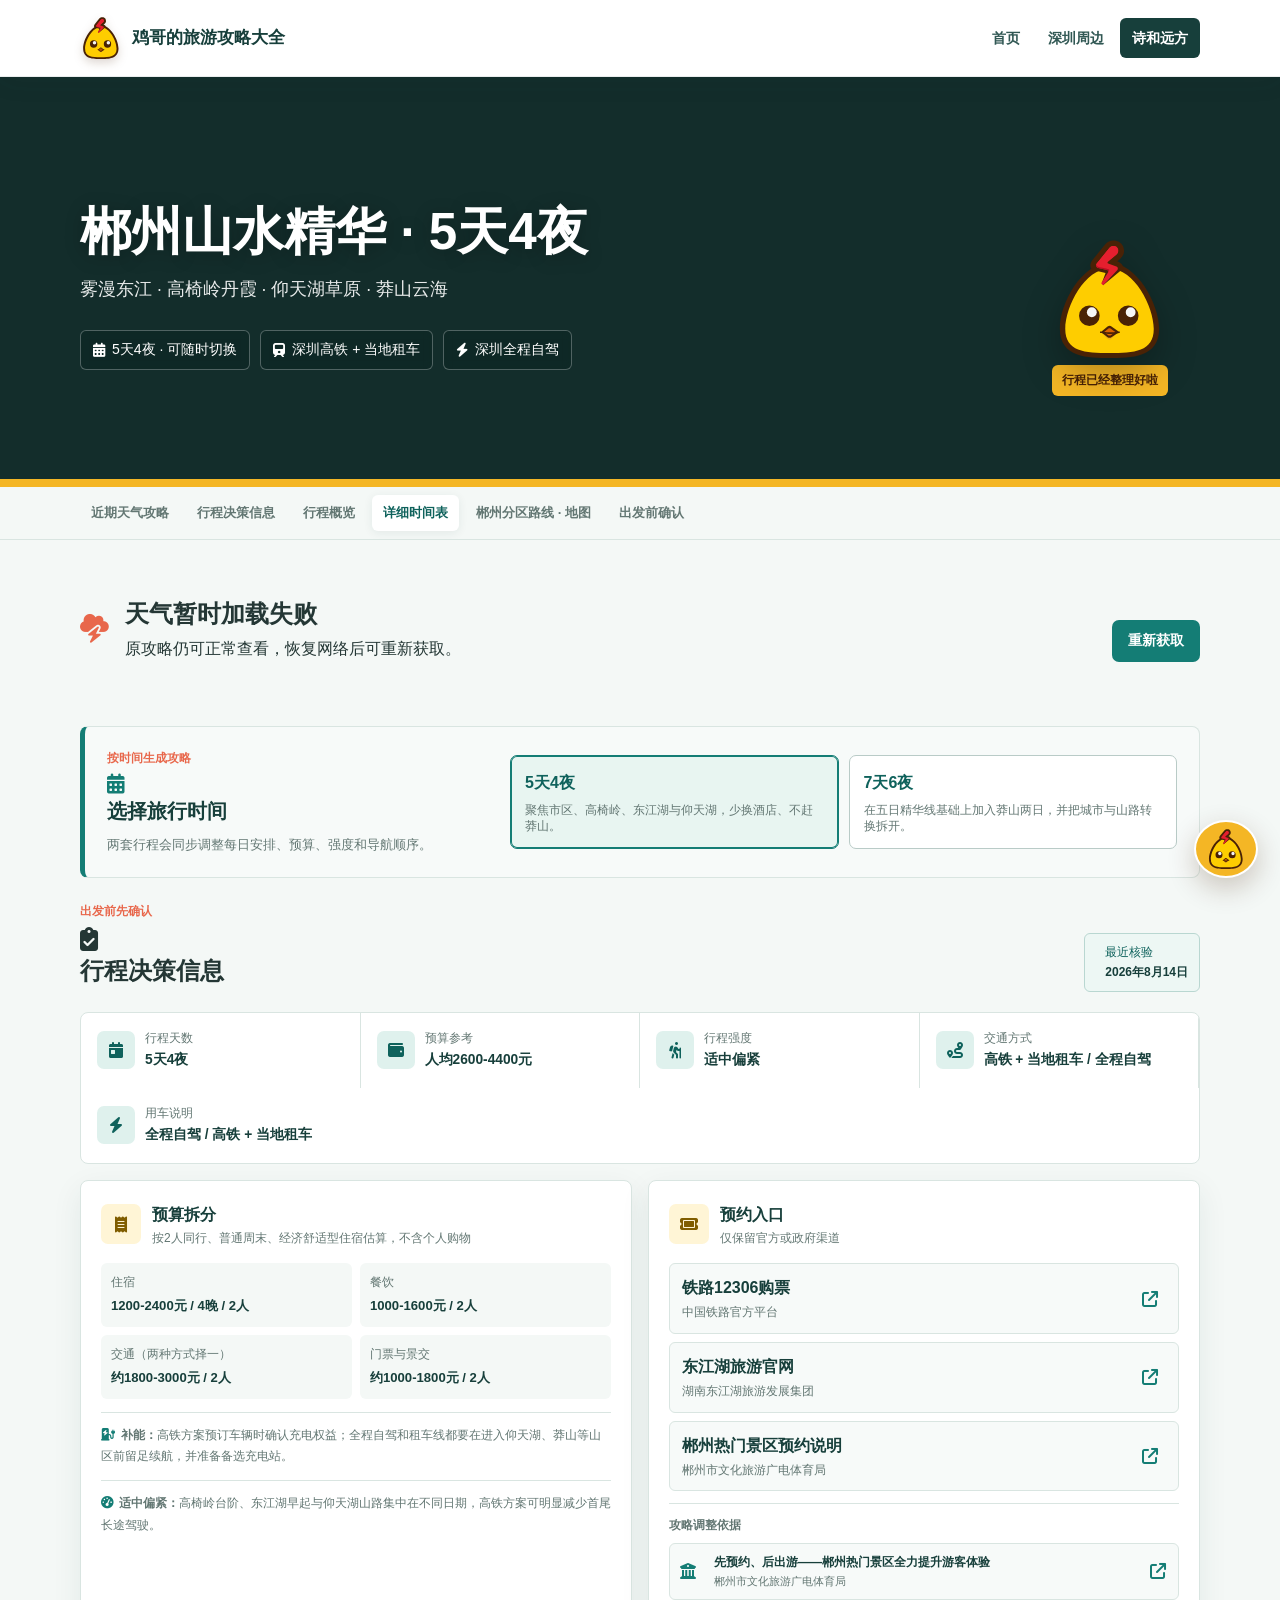
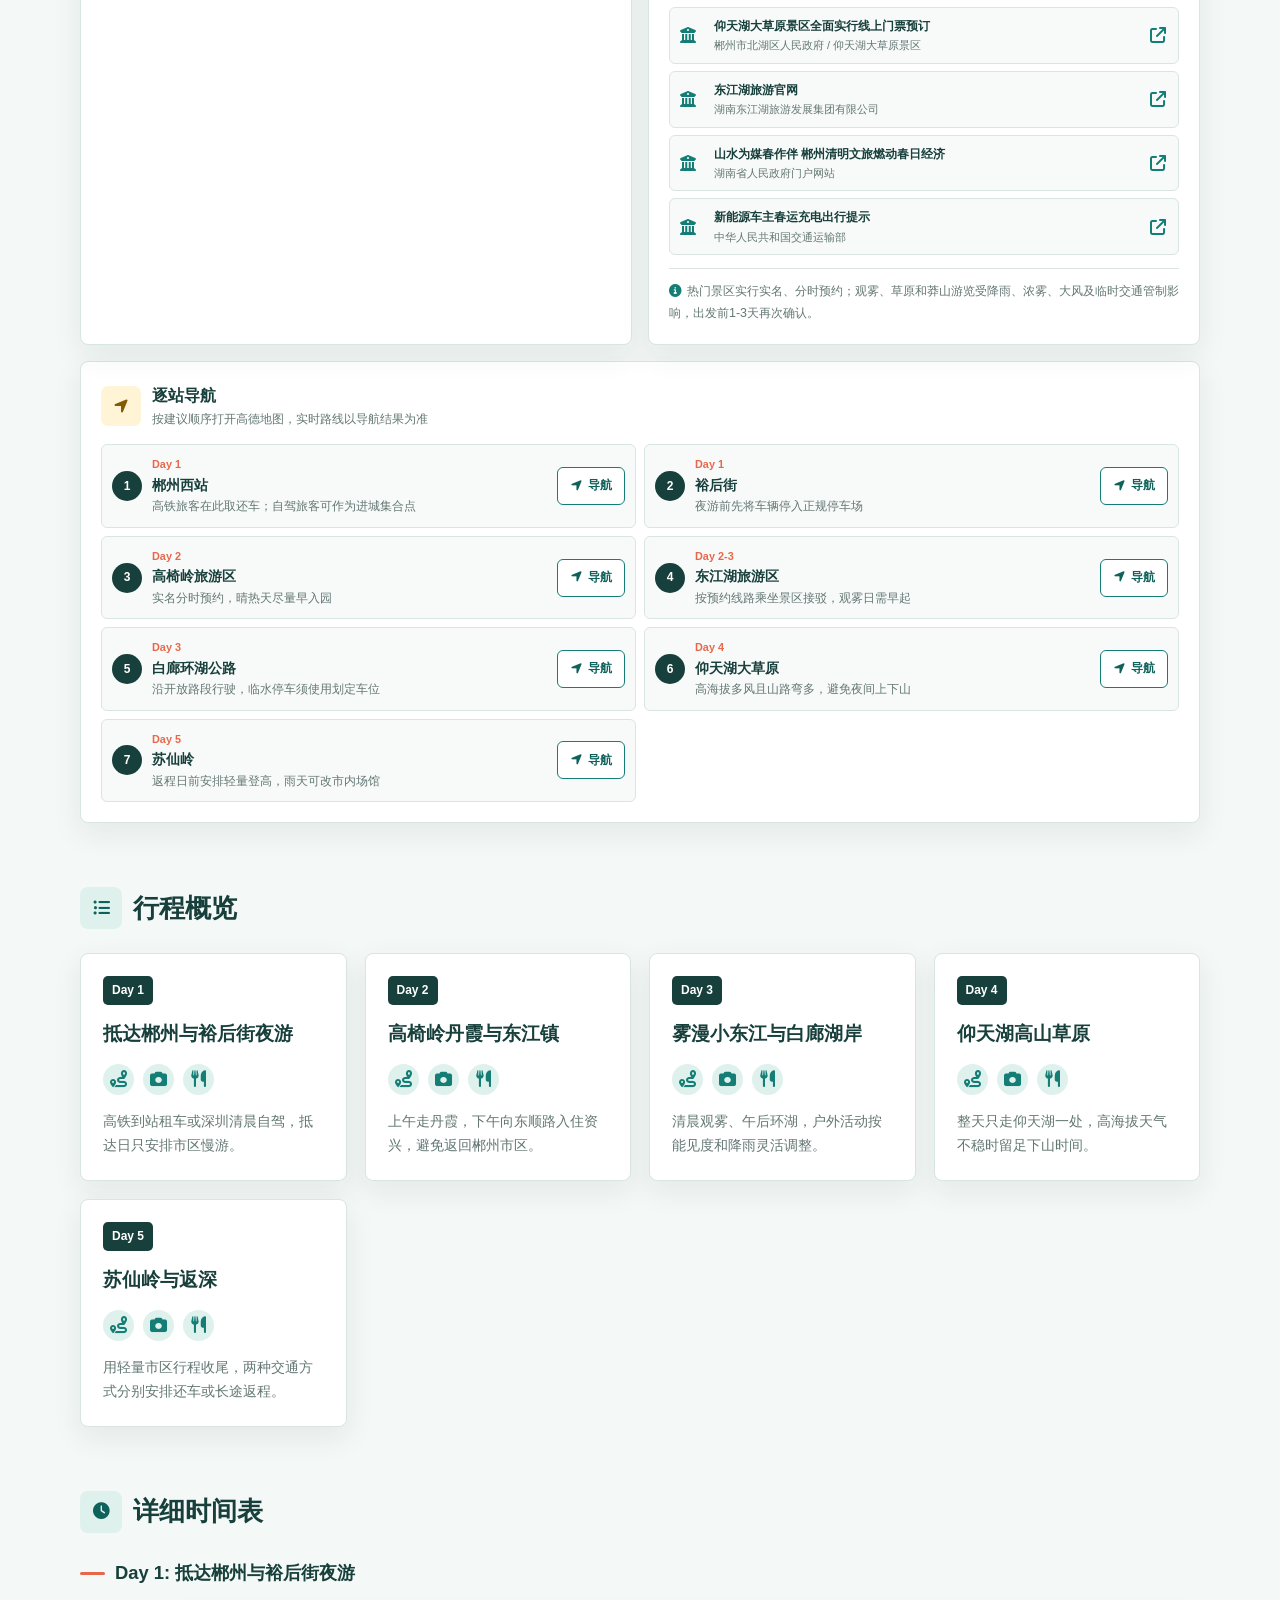
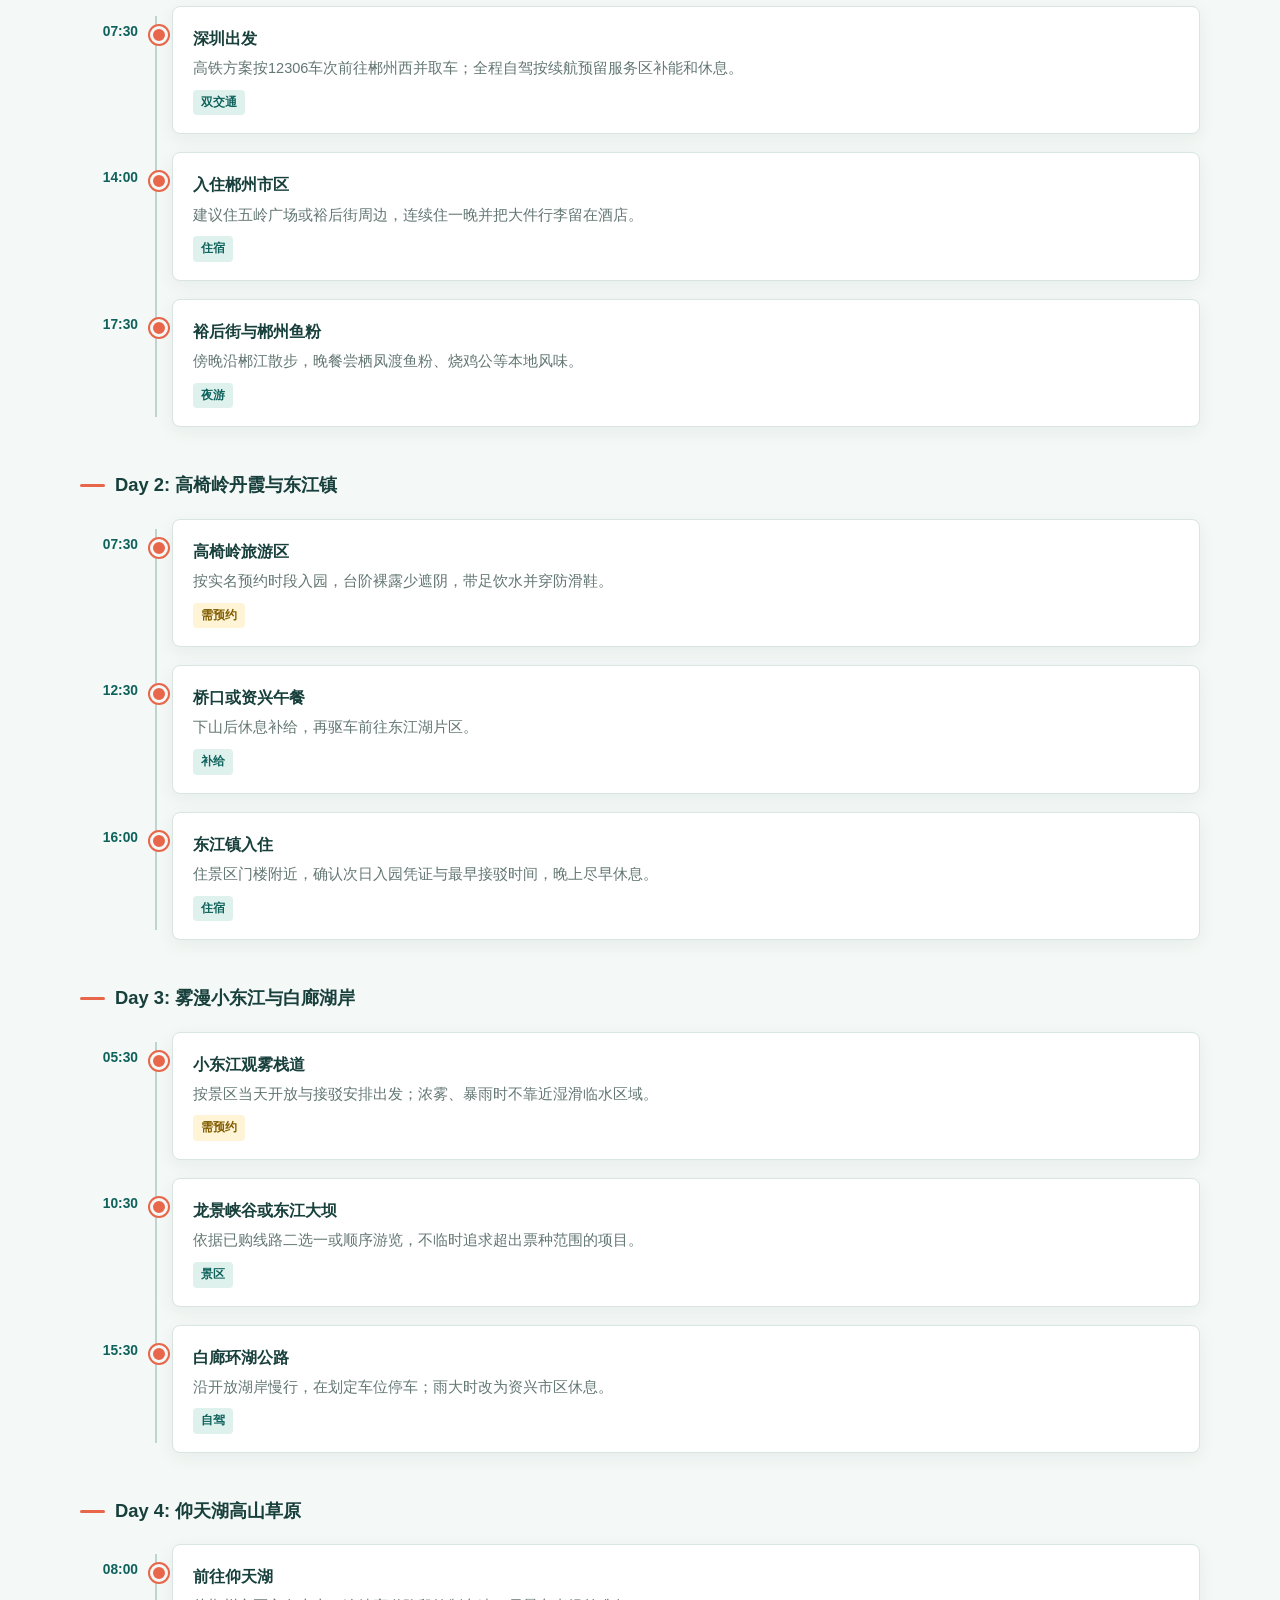
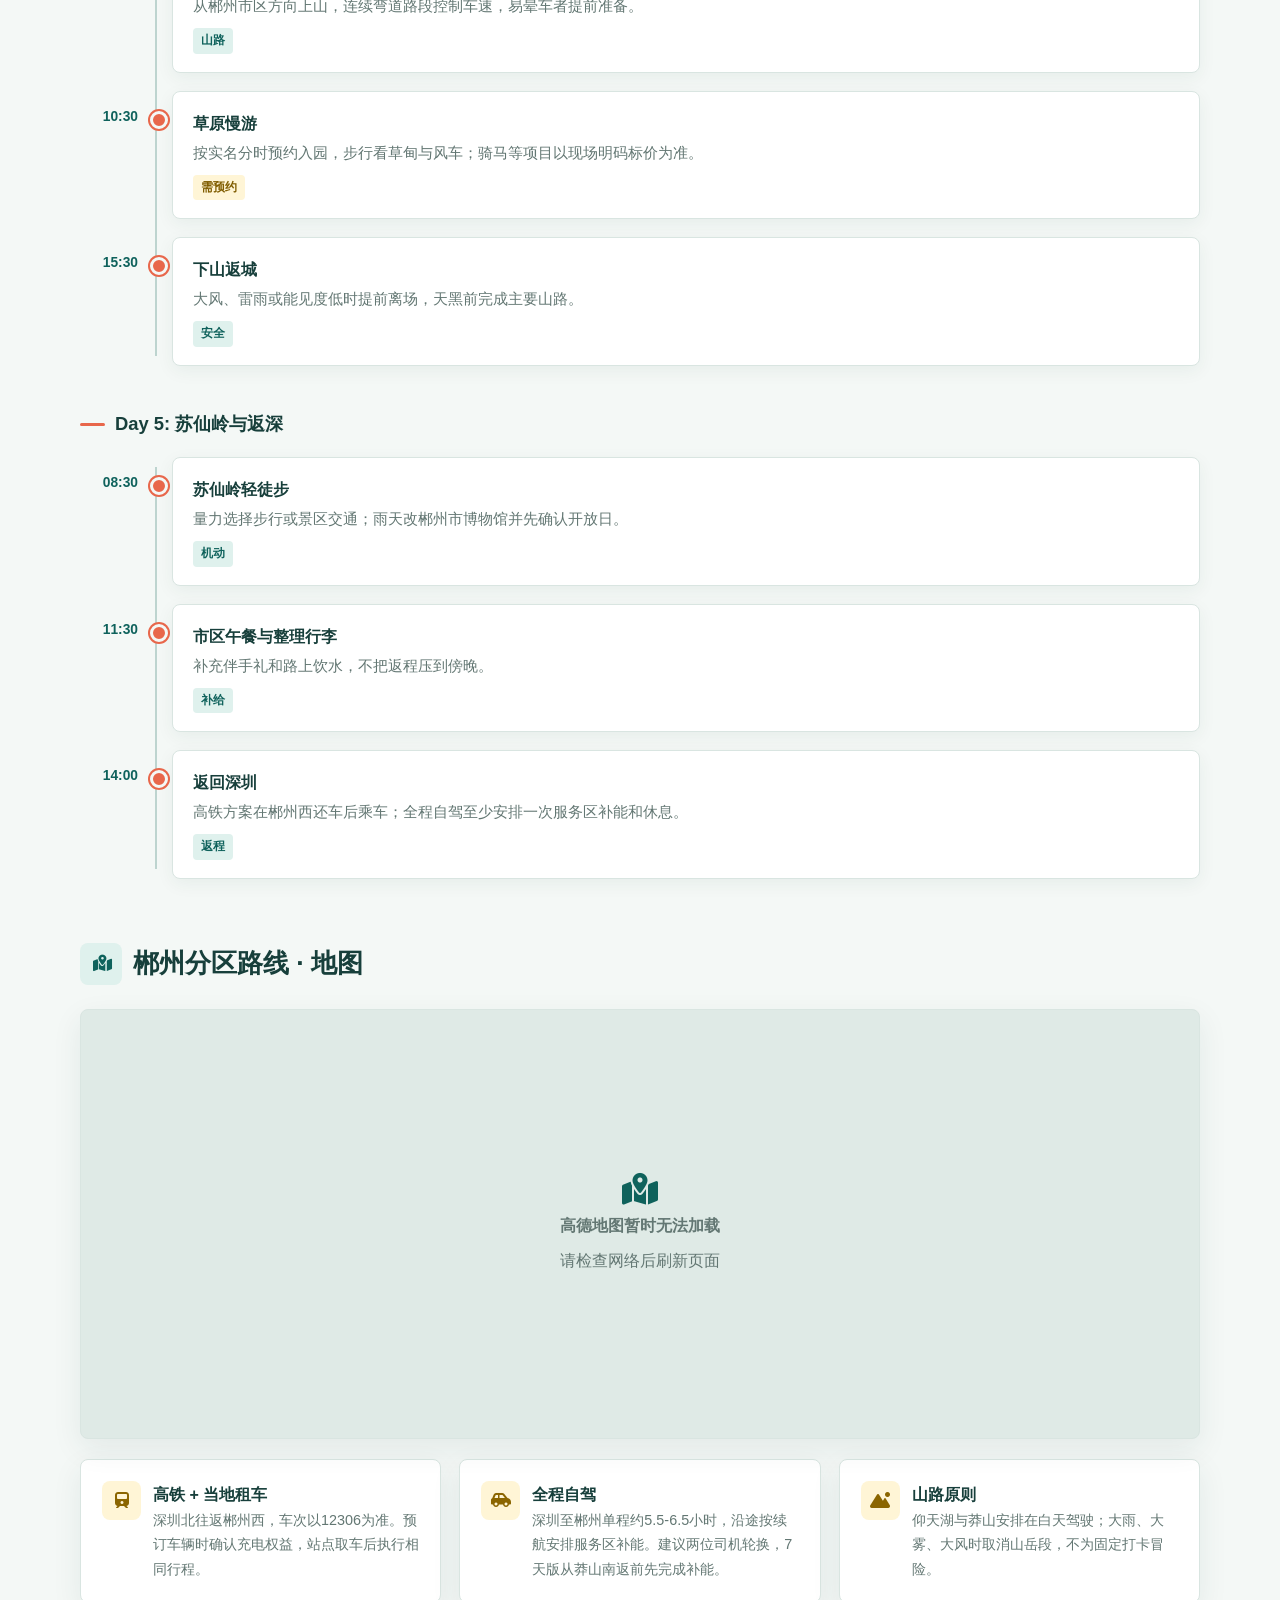
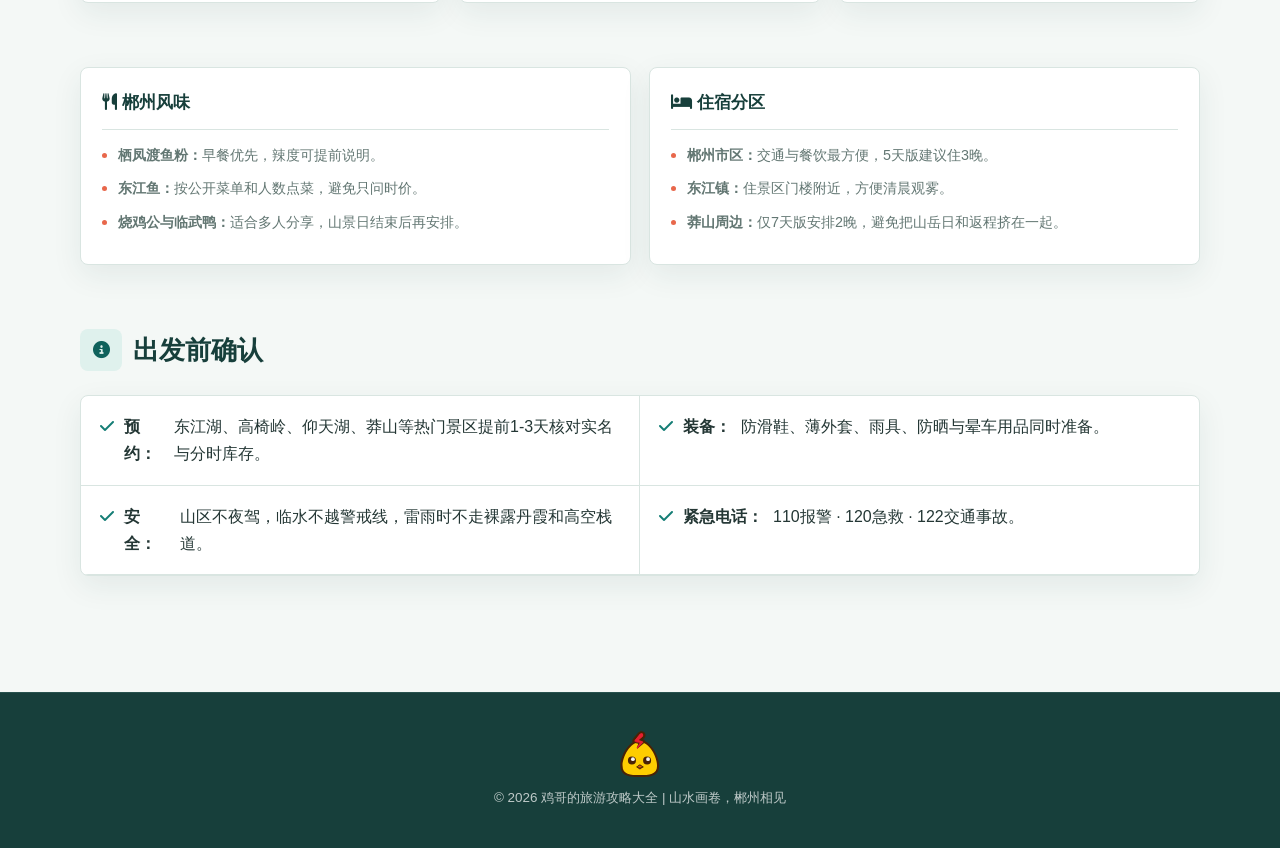
<file: routes/chenzhou.html>
<!DOCTYPE html>
<html lang="zh-CN">

<head>
  <meta charset="UTF-8">
  <meta name="viewport" content="width=device-width, initial-scale=1.0">
  <title>郴州5天或7天高铁与自驾旅行攻略</title>
  <link rel="icon" type="image/svg+xml" href="../assets/img/title.svg">
  <link rel="stylesheet" href="https://cdnjs.cloudflare.com/ajax/libs/font-awesome/6.4.0/css/all.min.css">
  <link rel="stylesheet" href="../assets/css/style.css">
</head>

<body data-route-category="poetry-distance">
  <nav class="nav-bar">
    <div class="nav-container">
      <a href="../index.html" class="nav-brand"><img src="../assets/img/title.svg" alt="鸡哥的旅游攻略大全标志"
          style="width: 28px; height: 28px;"> 鸡哥的旅游攻略大全</a>
      <div class="nav-links">
        <a href="../index.html" class="nav-link">首页</a>
        <a href="../categories/shenzhen-nearby.html" class="nav-link" data-category="shenzhen-nearby">深圳周边</a>
        <a href="../categories/poetry-distance.html" class="nav-link" data-category="poetry-distance">诗和远方</a>
      </div>
    </div>
  </nav>

  <header class="hero"
    style="background-image: linear-gradient(rgba(0,0,0,0.46), rgba(0,0,0,0.46)), url('https://www.xn--xhqs09c3ued3bie.net/images/dj-qingchen.jpg'); background-size: cover; background-position: center;">
    <div class="container">
      <h1>郴州山水深度游</h1>
      <p class="subtitle">雾漫东江 · 高椅岭丹霞 · 仰天湖草原 · 莽山云海</p>
      <div class="meta-info">
        <span><i class="fas fa-calendar-alt"></i> 5天4夜 / 7天6夜</span>
        <span><i class="fas fa-train"></i> 深圳高铁 + 当地租车</span>
        <span><i class="fas fa-bolt"></i> 深圳全程自驾</span>
      </div>
      <div class="weather-widget">
        <h3><i class="fas fa-cloud-sun"></i> 郴州近期天气</h3>
        <p id="weather-info">正在获取郴州近期天气…</p>
        <p>山地天气变化快，景区开放与预约结果优先于固定计划。</p>
      </div>
    </div>
  </header>

  <main class="container">
    <section class="overview-section">
      <h2><i class="fas fa-list-ul"></i> 行程概览</h2>
      <div class="grid-overview">
        <article class="day-card"><div class="day-header">Day 1</div><div class="day-title">深圳 → 郴州</div><p>高铁到站租车或全程自驾，傍晚裕后街慢游。</p></article>
        <article class="day-card"><div class="day-header">Day 2</div><div class="day-title">高椅岭 → 东江镇</div><p>早入丹霞景区，午后向东入住资兴，不折返市区。</p></article>
        <article class="day-card"><div class="day-header">Day 3</div><div class="day-title">东江湖 → 白廊</div><p>清晨观雾，午后沿开放湖岸慢行。</p></article>
        <article class="day-card"><div class="day-header">Day 4</div><div class="day-title">仰天湖大草原</div><p>整天留给高山草原，天黑前完成下山。</p></article>
        <article class="day-card"><div class="day-header">Day 5</div><div class="day-title">苏仙岭 → 深圳</div><p>轻量市区游后按高铁或自驾方式返程。</p></article>
      </div>
    </section>

    <section class="itinerary-section">
      <h2><i class="fas fa-clock"></i> 详细时间表</h2>
      <div class="day-detail">
        <h3 class="day-heading">Day 1：抵达郴州与裕后街夜游</h3>
        <div class="timeline">
          <div class="timeline-item"><div class="time">07:30</div><div class="content"><h4>深圳出发</h4><p>高铁前往郴州西取车，或满电全程自驾并按续航分段补能、休息。</p><span class="tag">双交通</span></div></div>
          <div class="timeline-item"><div class="time">14:00</div><div class="content"><h4>市区入住</h4><p>住五岭广场或裕后街周边，先完成补给。</p><span class="tag">住宿</span></div></div>
          <div class="timeline-item"><div class="time">17:30</div><div class="content"><h4>裕后街夜游</h4><p>沿郴江散步，晚餐品尝郴州鱼粉。</p><span class="tag">夜游</span></div></div>
        </div>
      </div>
      <div class="day-detail">
        <h3 class="day-heading">Day 2：高椅岭丹霞与东江镇</h3>
        <div class="timeline">
          <div class="timeline-item"><div class="time">07:30</div><div class="content"><h4>高椅岭入园</h4><p>按实名预约时段游览，穿防滑鞋并备足饮水。</p><span class="tag highlight">需预约</span></div></div>
          <div class="timeline-item"><div class="time">12:30</div><div class="content"><h4>资兴午餐</h4><p>下山休息后继续向东，不返回郴州市区。</p><span class="tag">补给</span></div></div>
          <div class="timeline-item"><div class="time">16:00</div><div class="content"><h4>东江镇入住</h4><p>确认次日最早接驳时间，早点休息。</p><span class="tag">住宿</span></div></div>
        </div>
      </div>
      <div class="day-detail">
        <h3 class="day-heading">Day 3：雾漫小东江与白廊湖岸</h3>
        <div class="timeline">
          <div class="timeline-item"><div class="time">05:30</div><div class="content"><h4>小东江观雾</h4><p>按景区接驳安排出发，雨天远离湿滑临水区域。</p><span class="tag highlight">需预约</span></div></div>
          <div class="timeline-item"><div class="time">10:30</div><div class="content"><h4>东江大坝片区</h4><p>根据已购线路选择峡谷、大坝或游船。</p><span class="tag">景区</span></div></div>
          <div class="timeline-item"><div class="time">15:30</div><div class="content"><h4>白廊环湖</h4><p>沿开放路段行驶，只在划定车位停车。</p><span class="tag">自驾</span></div></div>
        </div>
      </div>
      <div class="day-detail">
        <h3 class="day-heading">Day 4：仰天湖高山草原</h3>
        <div class="timeline">
          <div class="timeline-item"><div class="time">08:00</div><div class="content"><h4>山路出发</h4><p>确认天气、剩余电量、备选充电站与车辆状况，连续弯道控制车速。</p><span class="tag">山路</span></div></div>
          <div class="timeline-item"><div class="time">10:30</div><div class="content"><h4>草原慢游</h4><p>实名预约入园，按体力走草甸和风车区域。</p><span class="tag highlight">需预约</span></div></div>
          <div class="timeline-item"><div class="time">15:30</div><div class="content"><h4>下山返城</h4><p>大风、雷雨或能见度低时提前离场。</p><span class="tag">安全</span></div></div>
        </div>
      </div>
      <div class="day-detail">
        <h3 class="day-heading">Day 5：苏仙岭与返深</h3>
        <div class="timeline">
          <div class="timeline-item"><div class="time">08:30</div><div class="content"><h4>苏仙岭轻徒步</h4><p>雨天改郴州市博物馆，并先确认开放日。</p><span class="tag">机动</span></div></div>
          <div class="timeline-item"><div class="time">11:30</div><div class="content"><h4>午餐与整理</h4><p>补充路上饮水，不把返程压到傍晚。</p><span class="tag">补给</span></div></div>
          <div class="timeline-item"><div class="time">14:00</div><div class="content"><h4>返回深圳</h4><p>郴州西还车后乘高铁，或全程自驾并按续航补能、分段休息返深。</p><span class="tag">返程</span></div></div>
        </div>
      </div>
    </section>

    <section class="map-section">
      <h2><i class="fas fa-map-marked-alt"></i> 郴州分区路线 · 地图</h2>
      <div id="map"></div>
      <div class="transport-tips">
        <div class="tip-card">
          <i class="fas fa-train"></i>
          <div><h4>高铁 + 当地租车</h4><p>深圳北往返郴州西，车次以12306为准。预订车辆时确认充电权益，站点取车后执行相同行程。</p></div>
        </div>
        <div class="tip-card">
          <i class="fas fa-car-side"></i>
          <div><h4>全程自驾</h4><p>深圳至郴州单程约5.5-6.5小时，沿途按续航安排服务区补能。建议两位司机轮换，7天版从莽山南返前先完成补能。</p></div>
        </div>
        <div class="tip-card">
          <i class="fas fa-mountain-sun"></i>
          <div><h4>山路原则</h4><p>仰天湖与莽山安排在白天驾驶；大雨、大雾、大风时取消山岳段，不为固定打卡冒险。</p></div>
        </div>
      </div>
    </section>

    <section class="info-grid">
      <div class="info-card dining">
        <h3><i class="fas fa-utensils"></i> 郴州风味</h3>
        <ul>
          <li><strong>栖凤渡鱼粉：</strong>早餐优先，辣度可提前说明。</li>
          <li><strong>东江鱼：</strong>按公开菜单和人数点菜，避免只问时价。</li>
          <li><strong>烧鸡公与临武鸭：</strong>适合多人分享，山景日结束后再安排。</li>
        </ul>
      </div>
      <div class="info-card accommodation">
        <h3><i class="fas fa-bed"></i> 住宿分区</h3>
        <ul>
          <li><strong>郴州市区：</strong>交通与餐饮最方便，5天版建议住3晚。</li>
          <li><strong>东江镇：</strong>住景区门楼附近，方便清晨观雾。</li>
          <li><strong>莽山周边：</strong>仅7天版安排2晚，避免把山岳日和返程挤在一起。</li>
        </ul>
      </div>
    </section>

    <section class="tips-section">
      <h2><i class="fas fa-circle-info"></i> 出发前确认</h2>
      <ul class="tips-list">
        <li><i class="fas fa-check"></i> <strong>预约：</strong>东江湖、高椅岭、仰天湖、莽山等热门景区提前1-3天核对实名与分时库存。</li>
        <li><i class="fas fa-check"></i> <strong>装备：</strong>防滑鞋、薄外套、雨具、防晒与晕车用品同时准备。</li>
        <li><i class="fas fa-check"></i> <strong>安全：</strong>山区不夜驾，临水不越警戒线，雷雨时不走裸露丹霞和高空栈道。</li>
        <li><i class="fas fa-check"></i> <strong>紧急电话：</strong>110报警 · 120急救 · 122交通事故。</li>
      </ul>
    </section>
  </main>

  <footer>
    <p>&copy; 2026 鸡哥的旅游攻略大全 | 山水画卷，郴州相见</p>
  </footer>

  <script src="../assets/js/common.js"></script>
  <script>
    const locations = [
      { name: '郴州西站', coords: [25.7393, 112.9644], desc: '高铁旅客取还车点', day: 'Day 1 / 5 / 7' },
      { name: '裕后街', coords: [25.7922, 113.0345], desc: '郴州市区夜游', day: 'Day 1' },
      { name: '高椅岭旅游区', coords: [25.9611, 113.1539], desc: '丹霞地貌步道', day: 'Day 2' },
      { name: '东江湖旅游区', coords: [25.9371, 113.2586], desc: '小东江观雾与景区接驳', day: 'Day 2-3' },
      { name: '白廊环湖公路', coords: [25.9102, 113.3903], desc: '开放湖岸慢行', day: 'Day 3' },
      { name: '仰天湖大草原', coords: [25.5121, 112.8302], desc: '高山草甸与风车', day: 'Day 4' },
      { name: '苏仙岭', coords: [25.808, 113.04], desc: '返程日前轻量登高', day: 'Day 5' },
      { name: '莽山五指峰景区', coords: [24.9275, 112.9911], desc: '7天版山岳主景', day: 'Day 6' }
    ];

    const routes = [
      { name: '抵达与市区', path: [[25.7393, 112.9644], [25.7922, 113.0345]], color: 'blue' },
      { name: '丹霞与东江湖', path: [[25.7922, 113.0345], [25.9611, 113.1539], [25.9371, 113.2586], [25.9102, 113.3903]], color: 'red' },
      { name: '仰天湖往返', path: [[25.7922, 113.0345], [25.5121, 112.8302], [25.808, 113.04]], color: 'green' },
      { name: '7天版莽山段', path: [[25.808, 113.04], [24.9275, 112.9911]], color: 'orange' }
    ];

    document.addEventListener('DOMContentLoaded', () => {
      initMap('map', locations, routes);
    });
  </script>
</body>

</html>
</file>
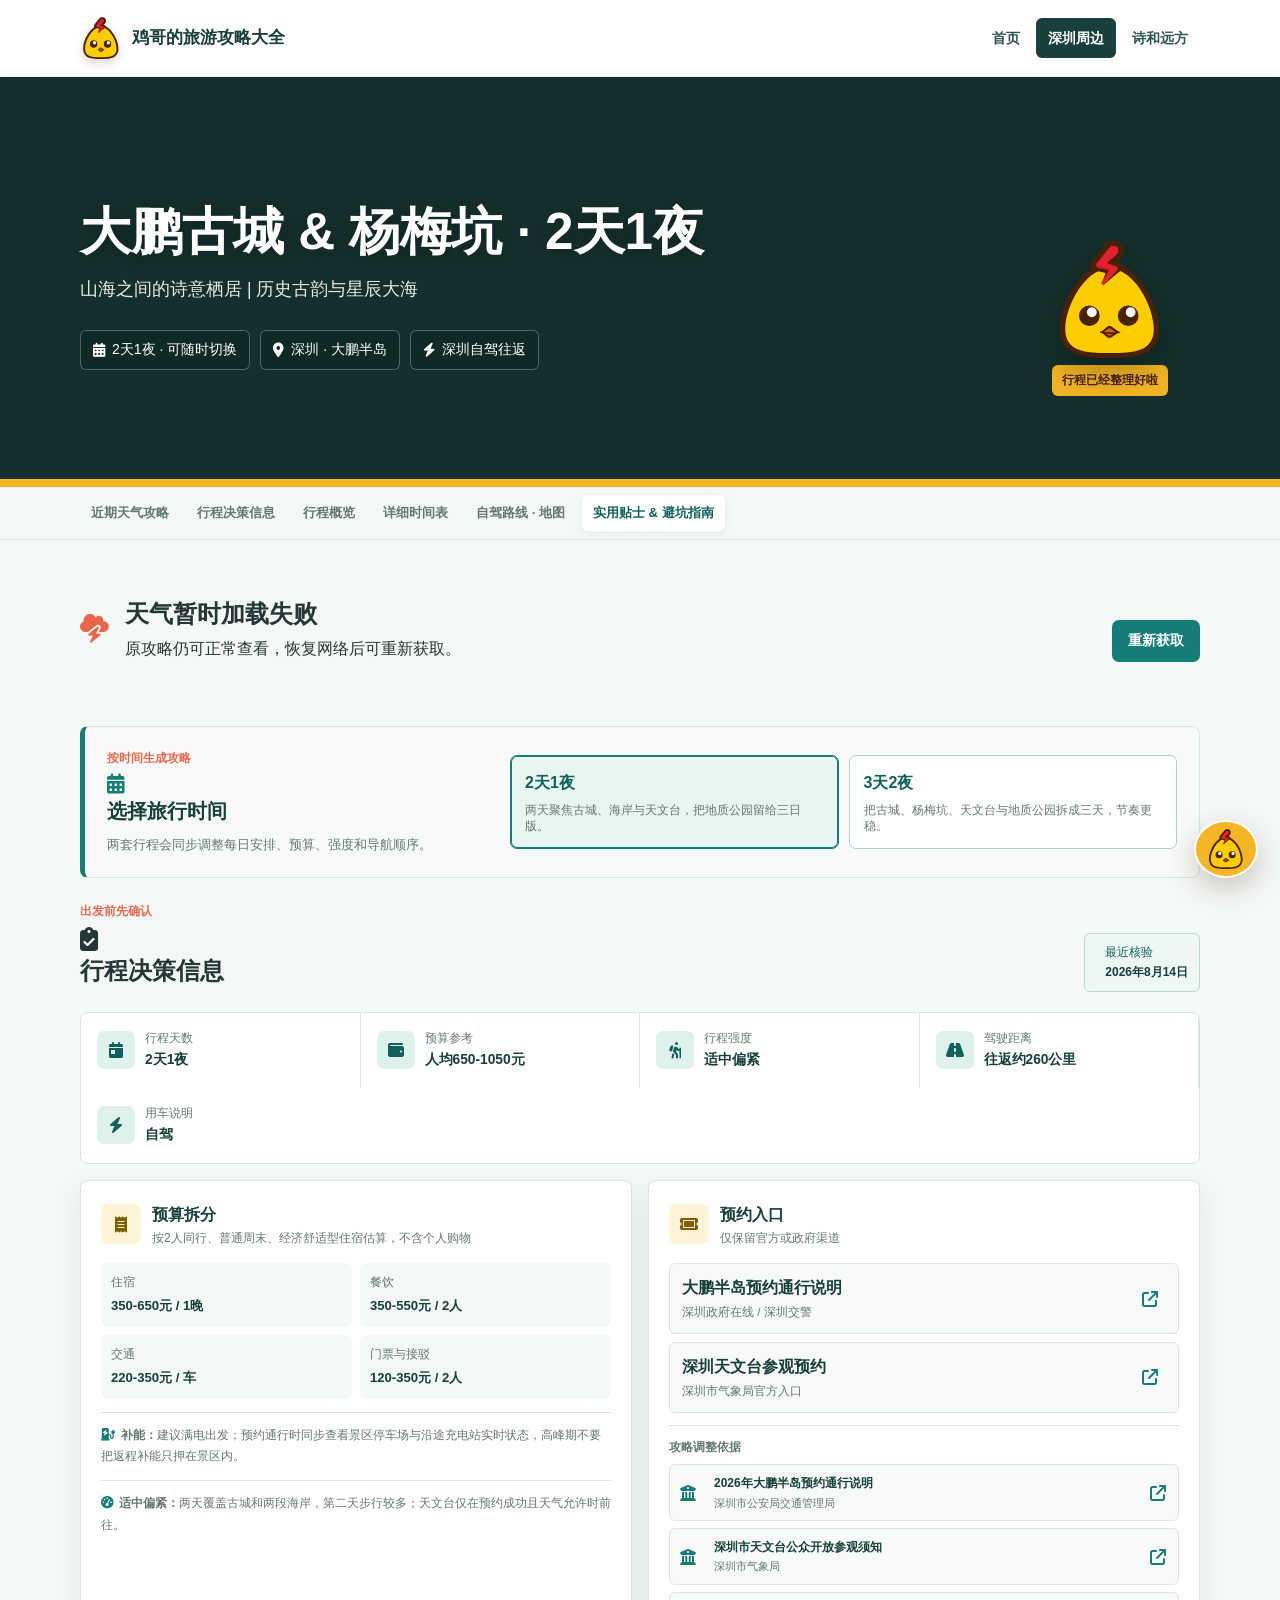
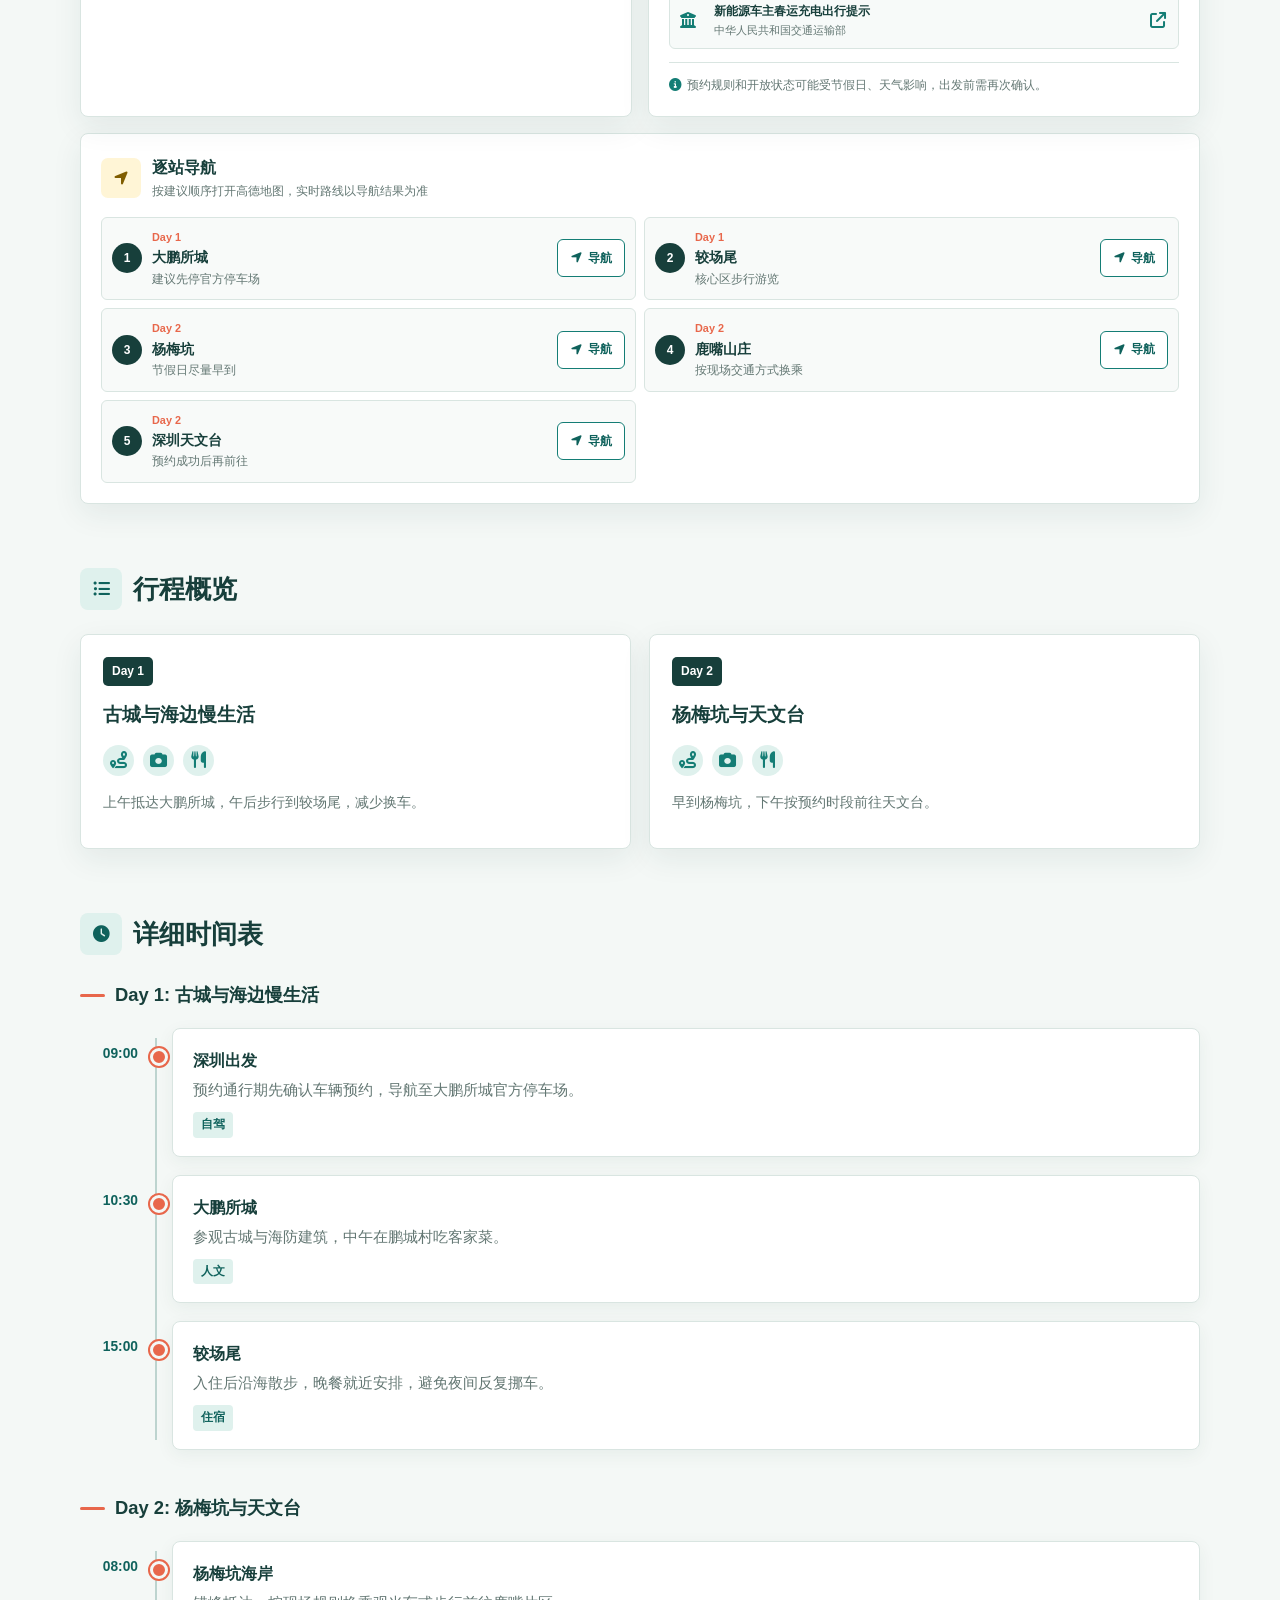
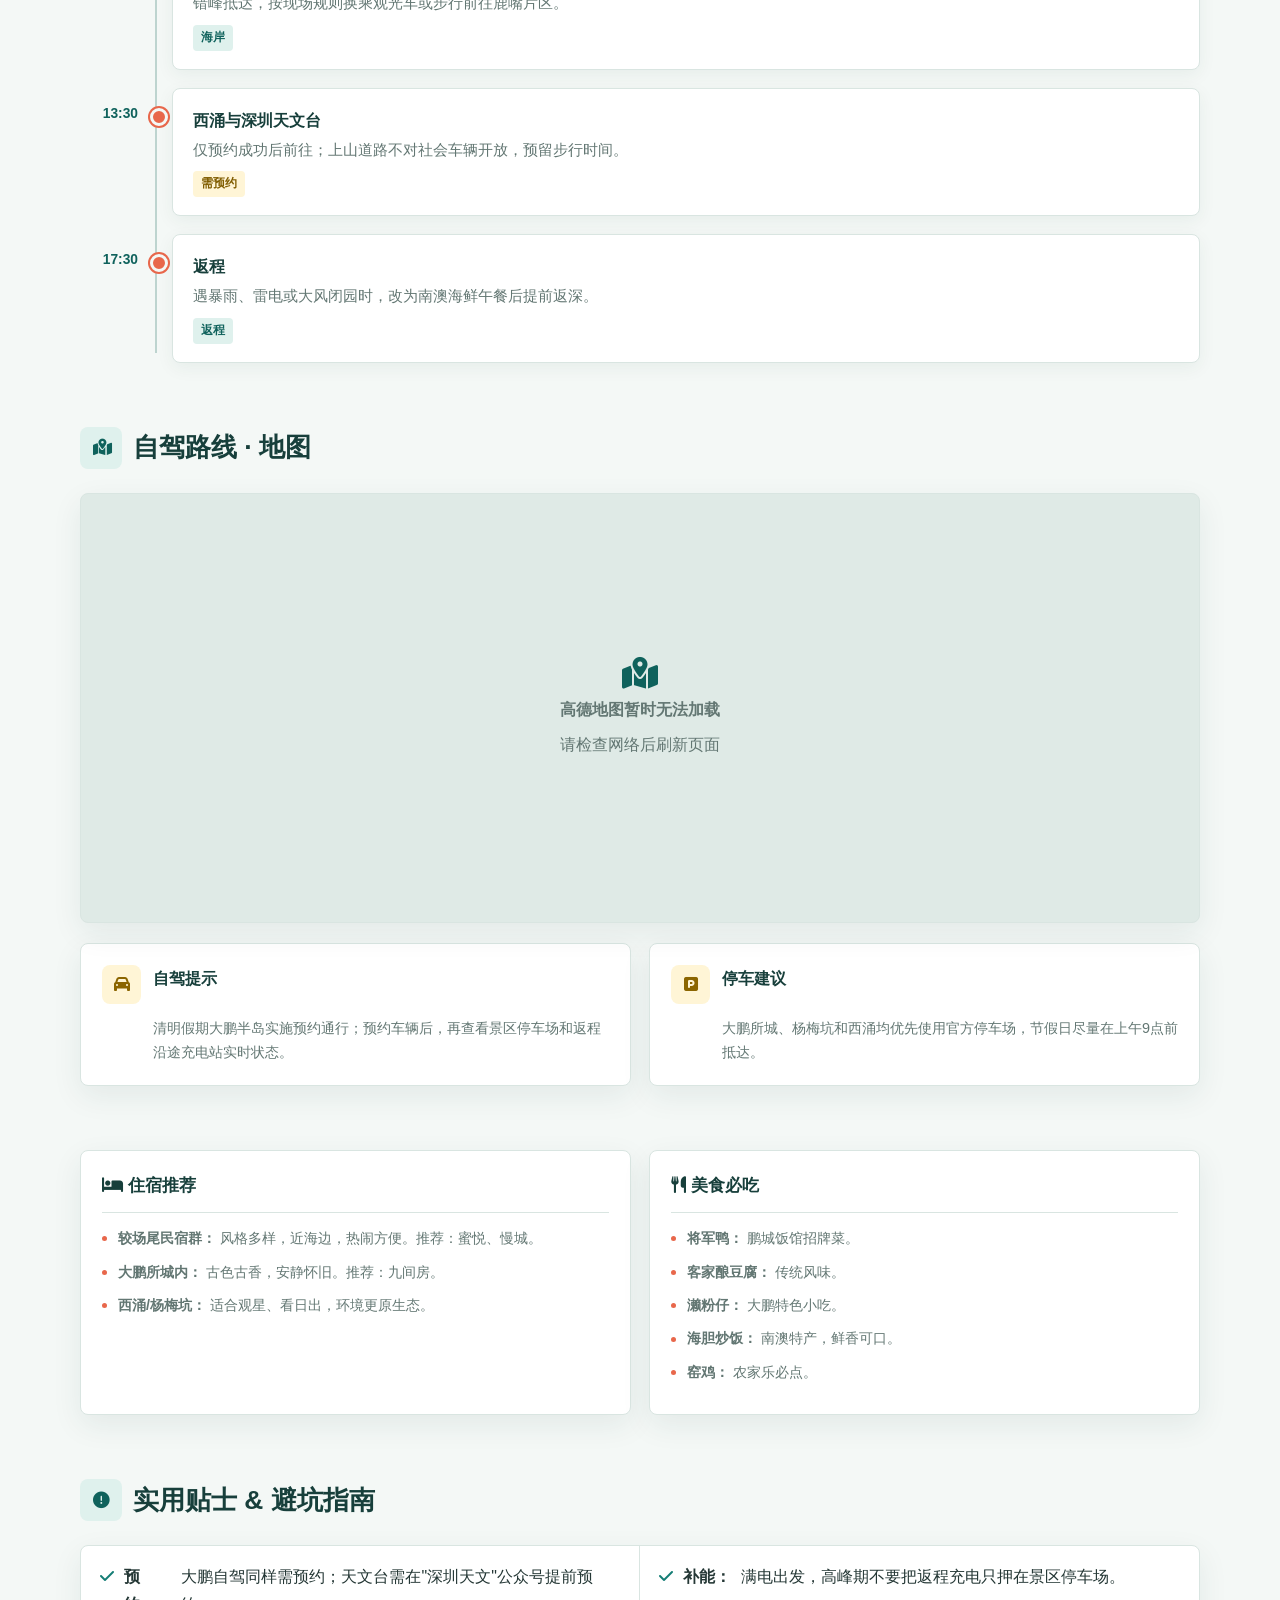
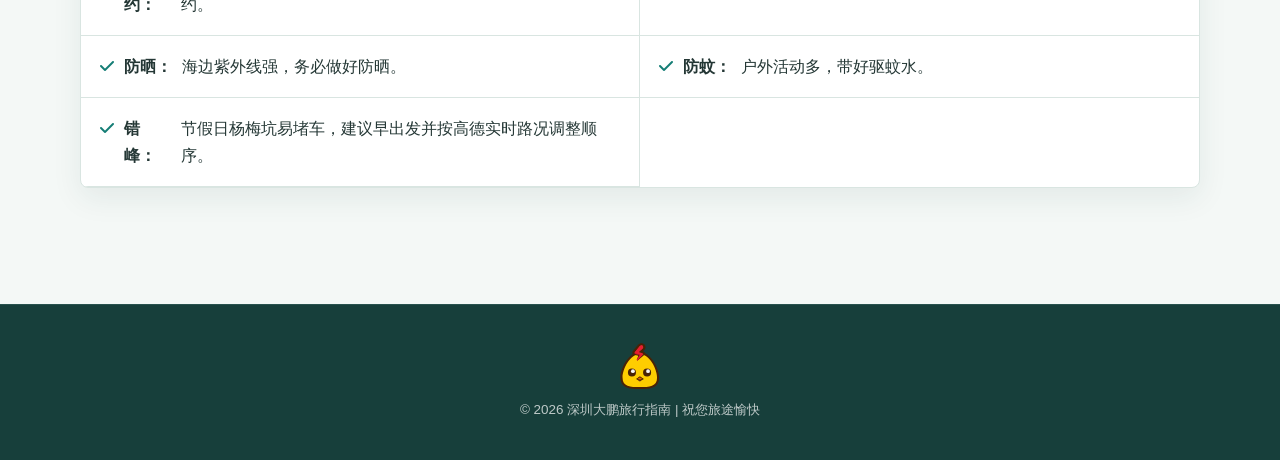
<file: routes/dapeng.html>
<!DOCTYPE html>
<html lang="zh-CN">

<head>
  <meta charset="UTF-8">
  <meta name="viewport" content="width=device-width, initial-scale=1.0">
  <title>深圳大鹏清明自驾三日游攻略</title>
  <link rel="icon" type="image/svg+xml" href="../assets/img/title.svg">
  <link rel="stylesheet" href="https://cdnjs.cloudflare.com/ajax/libs/font-awesome/6.4.0/css/all.min.css">
  <link rel="stylesheet" href="../assets/css/style.css">
</head>

<body>
  <!-- 导航栏 -->
  <nav class="nav-bar">
    <div class="nav-container">
      <a href="../index.html" class="nav-brand"><img src="../assets/img/title.svg" alt="Logo"
          style="width: 28px; height: 28px;"> 鸡哥的旅游攻略大全</a>
      <div class="nav-links">
        <a href="../index.html" class="nav-link">首页</a>
        <a href="../categories/shenzhen-nearby.html" class="nav-link" data-category="shenzhen-nearby">深圳周边</a>
        <a href="../categories/poetry-distance.html" class="nav-link" data-category="poetry-distance">诗和远方</a>
      </div>
    </div>
  </nav>

  <header class="hero"
    style="background-image: linear-gradient(rgba(0,0,0,0.4), rgba(0,0,0,0.4)), url('https://images.unsplash.com/photo-1566073771259-6a8506099945?ixlib=rb-4.0.3&auto=format&fit=crop&w=1200&q=80'); background-size: cover; background-position: center;">
    <div class="container">
      <h1>深圳大鹏 · 清明自驾三日游</h1>
      <p class="subtitle">山海之间的诗意栖居 | 历史古韵与星辰大海</p>
      <div class="meta-info">
        <span><i class="fas fa-calendar-alt"></i> 清明假期 (3天2夜)</span>
        <span><i class="fas fa-map-marker-alt"></i> 深圳 · 大鹏半岛</span>
        <span><i class="fas fa-bolt"></i> 深圳自驾往返</span>
      </div>
    </div>
  </header>

  <main class="container">
    <!-- 每日概览 -->
    <section class="overview-section">
      <h2><i class="fas fa-list-ul"></i> 行程概览</h2>
      <div class="grid-overview">
        <div class="day-card">
          <div class="day-header">Day 1</div>
          <div class="day-title">古韵海风</div>
          <div class="day-icons">
            <i class="fas fa-landmark" title="大鹏所城"></i>
            <i class="fas fa-utensils" title="客家美食"></i>
            <i class="fas fa-umbrella-beach" title="较场尾"></i>
          </div>
          <p>探访大鹏所城，漫步较场尾沙滩</p>
        </div>
        <div class="day-card">
          <div class="day-header">Day 2</div>
          <div class="day-title">山海星辰</div>
          <div class="day-icons">
            <i class="fas fa-mountain" title="鹿嘴山庄"></i>
            <i class="fas fa-water" title="杨梅坑"></i>
            <i class="fas fa-star" title="天文台"></i>
          </div>
          <p>杨梅坑绝美海岸，天文台栈道日落</p>
        </div>
        <div class="day-card">
          <div class="day-header">Day 3</div>
          <div class="day-title">地质奇观</div>
          <div class="day-icons">
            <i class="fas fa-gem" title="地质公园"></i>
            <i class="fas fa-praying-hands" title="东山寺"></i>
            <i class="fas fa-coffee" title="休闲返程"></i>
          </div>
          <p>地质博物馆科普，东山寺祈福</p>
        </div>
      </div>
    </section>

    <!-- 详细行程 -->
    <section class="itinerary-section">
      <h2><i class="fas fa-clock"></i> 详细行程</h2>

      <!-- Day 1 -->
      <div class="day-detail">
        <h3 class="day-heading">Day 1: 穿越六百年时光</h3>
        <div class="timeline">
          <div class="timeline-item">
            <div class="time">10:00</div>
            <div class="content">
              <h4>深圳自驾 → 大鹏所城</h4>
              <p>满电从深圳市区出发，抵达官方停车场后游览"鹏城"之源，并同步确认返程补能点。</p>
              <span class="tag">历史</span>
            </div>
          </div>
          <div class="timeline-item">
            <div class="time">12:30</div>
            <div class="content">
              <h4>午餐：鹏城饭馆</h4>
              <p>品尝地道客家菜，推荐将军鸭、酿豆腐。</p>
              <span class="tag">美食</span>
            </div>
          </div>
          <div class="timeline-item">
            <div class="time">14:30</div>
            <div class="content">
              <h4>入住较场尾民宿</h4>
              <p>步行至较场尾，办理入住。这里有"深圳鼓浪屿"之称，民宿风格各异。</p>
              <span class="tag">住宿</span>
            </div>
          </div>
          <div class="timeline-item">
            <div class="time">16:00</div>
            <div class="content">
              <h4>海边漫步 & 下午茶</h4>
              <p>在沙滩上散步，或找一家海边咖啡馆发呆，体验水上运动。</p>
              <span class="tag">休闲</span>
            </div>
          </div>
          <div class="timeline-item">
            <div class="time">19:00</div>
            <div class="content">
              <h4>海鲜晚餐 & 听海</h4>
              <p>晚餐享用海鲜烧烤，夜晚在沙滩听海浪声。</p>
            </div>
          </div>
        </div>
      </div>

      <!-- Day 2 -->
      <div class="day-detail">
        <h3 class="day-heading">Day 2: 追逐最美海岸线</h3>
        <div class="timeline">
          <div class="timeline-item">
            <div class="time">09:00</div>
            <div class="content">
              <h4>前往杨梅坑</h4>
              <p>自驾前往杨梅坑官方停车场，这里有深圳最美的溪谷。</p>
              <span class="tag">交通</span>
            </div>
          </div>
          <div class="timeline-item">
            <div class="time">10:00</div>
            <div class="content">
              <h4>鹿嘴山庄 & 悬崖栈道</h4>
              <p>乘坐观光车或快艇前往鹿嘴山庄，打卡《美人鱼》拍摄地，欣赏悬崖海景。</p>
              <span class="tag">景点</span>
            </div>
          </div>
          <div class="timeline-item">
            <div class="time">13:00</div>
            <div class="content">
              <h4>午餐：杨梅坑海鲜</h4>
              <p>在杨梅坑村享用新鲜海鲜午餐。</p>
            </div>
          </div>
          <div class="timeline-item">
            <div class="time">15:00</div>
            <div class="content">
              <h4>前往西涌 & 天文台</h4>
              <p>前往西涌沙滩（4号门），步行或乘坐接驳车前往深圳天文台。</p>
              <span class="tag">景点</span>
            </div>
          </div>
          <div class="timeline-item">
            <div class="time">17:00</div>
            <div class="content">
              <h4>天文台栈道日落</h4>
              <p>行走在最美海滨栈道，俯瞰西涌海岸线，等待绝美日落。（需提前预约）</p>
              <span class="tag highlight">必打卡</span>
            </div>
          </div>
        </div>
      </div>

      <!-- Day 3 -->
      <div class="day-detail">
        <h3 class="day-heading">Day 3: 自然与心灵的对话</h3>
        <div class="timeline">
          <div class="timeline-item">
            <div class="time">09:30</div>
            <div class="content">
              <h4>大鹏半岛国家地质公园</h4>
              <p>参观博物馆，了解大鹏半岛的火山地质演变史。</p>
              <span class="tag">科普</span>
            </div>
          </div>
          <div class="timeline-item">
            <div class="time">11:30</div>
            <div class="content">
              <h4>东山寺祈福</h4>
              <p>前往有着六百多年历史的东山寺，感受宁静肃穆的氛围，俯瞰大鹏城。</p>
              <span class="tag">文化</span>
            </div>
          </div>
          <div class="timeline-item">
            <div class="time">13:00</div>
            <div class="content">
              <h4>午餐 & 返程</h4>
              <p>在附近享用素斋或农家菜，结束愉快的旅程，返回温馨的家。</p>
            </div>
          </div>
        </div>
      </div>
    </section>

    <!-- 交通地图 -->
    <section class="map-section">
      <h2><i class="fas fa-map-marked-alt"></i> 自驾路线 · 地图</h2>
      <div id="map"></div>
      <div class="transport-tips">
        <div class="tip-card">
          <i class="fas fa-car"></i>
          <h4>自驾提示</h4>
          <p>清明假期大鹏半岛实施预约通行；预约车辆后，再查看景区停车场和返程沿途充电站实时状态。</p>
        </div>
        <div class="tip-card">
          <i class="fas fa-square-parking"></i>
          <h4>停车建议</h4>
          <p>大鹏所城、杨梅坑和西涌均优先使用官方停车场，节假日尽量在上午9点前抵达。</p>
        </div>
      </div>
    </section>

    <!-- 食宿推荐 -->
    <section class="info-grid">
      <div class="info-card accommodation">
        <h3><i class="fas fa-bed"></i> 住宿推荐</h3>
        <ul>
          <li><strong>较场尾民宿群：</strong> 风格多样，近海边，热闹方便。推荐：蜜悦、慢城。</li>
          <li><strong>大鹏所城内：</strong> 古色古香，安静怀旧。推荐：九间房。</li>
          <li><strong>西涌/杨梅坑：</strong> 适合观星、看日出，环境更原生态。</li>
        </ul>
      </div>
      <div class="info-card dining">
        <h3><i class="fas fa-utensils"></i> 美食必吃</h3>
        <ul>
          <li><strong>将军鸭：</strong> 鹏城饭馆招牌菜。</li>
          <li><strong>客家酿豆腐：</strong> 传统风味。</li>
          <li><strong>濑粉仔：</strong> 大鹏特色小吃。</li>
          <li><strong>海胆炒饭：</strong> 南澳特产，鲜香可口。</li>
          <li><strong>窑鸡：</strong> 农家乐必点。</li>
        </ul>
      </div>
    </section>

    <!-- 实用贴士 -->
    <section class="tips-section">
      <h2><i class="fas fa-exclamation-circle"></i> 实用贴士 & 避坑指南</h2>
      <ul class="tips-list">
        <li><i class="fas fa-check"></i> <strong>预约：</strong> 大鹏自驾同样需预约；天文台需在"深圳天文"公众号提前预约。</li>
        <li><i class="fas fa-check"></i> <strong>补能：</strong> 满电出发，高峰期不要把返程充电只押在景区停车场。</li>
        <li><i class="fas fa-check"></i> <strong>防晒：</strong> 海边紫外线强，务必做好防晒。</li>
        <li><i class="fas fa-check"></i> <strong>防蚊：</strong> 户外活动多，带好驱蚊水。</li>
        <li><i class="fas fa-check"></i> <strong>错峰：</strong> 节假日杨梅坑易堵车，建议早出发并按高德实时路况调整顺序。</li>
      </ul>
    </section>
  </main>

  <footer>
    <p>&copy; 2026 深圳大鹏旅行指南 | 祝您旅途愉快</p>
  </footer>

  <script src="../assets/js/common.js"></script>
  <script>
    // 大鹏行程数据
    const locations = [
      {
        name: "深圳出发点",
        coords: [22.541, 114.060],
        desc: "福田中心区附近自驾出发",
        day: "Day 1"
      },
      {
        name: "大鹏所城",
        coords: [22.595213, 114.512449],
        desc: "明清海防要塞，历史古韵",
        day: "Day 1"
      },
      {
        name: "较场尾",
        coords: [22.588178, 114.509678],
        desc: "深圳鼓浪屿，特色民宿与沙滩",
        day: "Day 1"
      },
      {
        name: "杨梅坑",
        coords: [22.544970, 114.571145],
        desc: "绝美溪谷，美人鱼拍摄地",
        day: "Day 2"
      },
      {
        name: "鹿嘴山庄",
        coords: [22.539842, 114.607627],
        desc: "悬崖海景，日出胜地",
        day: "Day 2"
      },
      {
        name: "深圳天文台",
        coords: [22.479717, 114.559350],
        desc: "最美栈道，观星赏海",
        day: "Day 2"
      },
      {
        name: "西涌沙滩",
        coords: [22.472576, 114.534248],
        desc: "最长沙滩，冲浪胜地",
        day: "Day 2"
      },
      {
        name: "东山寺",
        coords: [22.596405, 114.519660],
        desc: "古刹清幽，俯瞰鹏城",
        day: "Day 3"
      }
    ];

    const routeDay1 = [
      [22.595213, 114.512449], // Dapeng Fortress
      [22.588178, 114.509678]  // Jiaochangwei
    ];

    const routeDay2 = [
      [22.588178, 114.509678], // Jiaochangwei
      [22.544970, 114.571145], // Yangmeikeng
      [22.539842, 114.607627], // Luzui
      [22.479717, 114.559350]  // Observatory
    ];

    const routes = [
      { name: '深圳 → 大鹏所城', path: [[22.541, 114.060], [22.595213, 114.512449]], color: 'blue' },
      { name: '大鹏半岛景点自驾', path: [...routeDay1, ...routeDay2.slice(1), [22.596405, 114.519660]], color: 'red' },
      { name: '东山寺 → 深圳', path: [[22.596405, 114.519660], [22.541, 114.060]], color: 'green' }
    ];

    // 初始化地图
    document.addEventListener('DOMContentLoaded', () => {
      initMap('map', locations, routes);
    });
  </script>
</body>

</html>
</file>
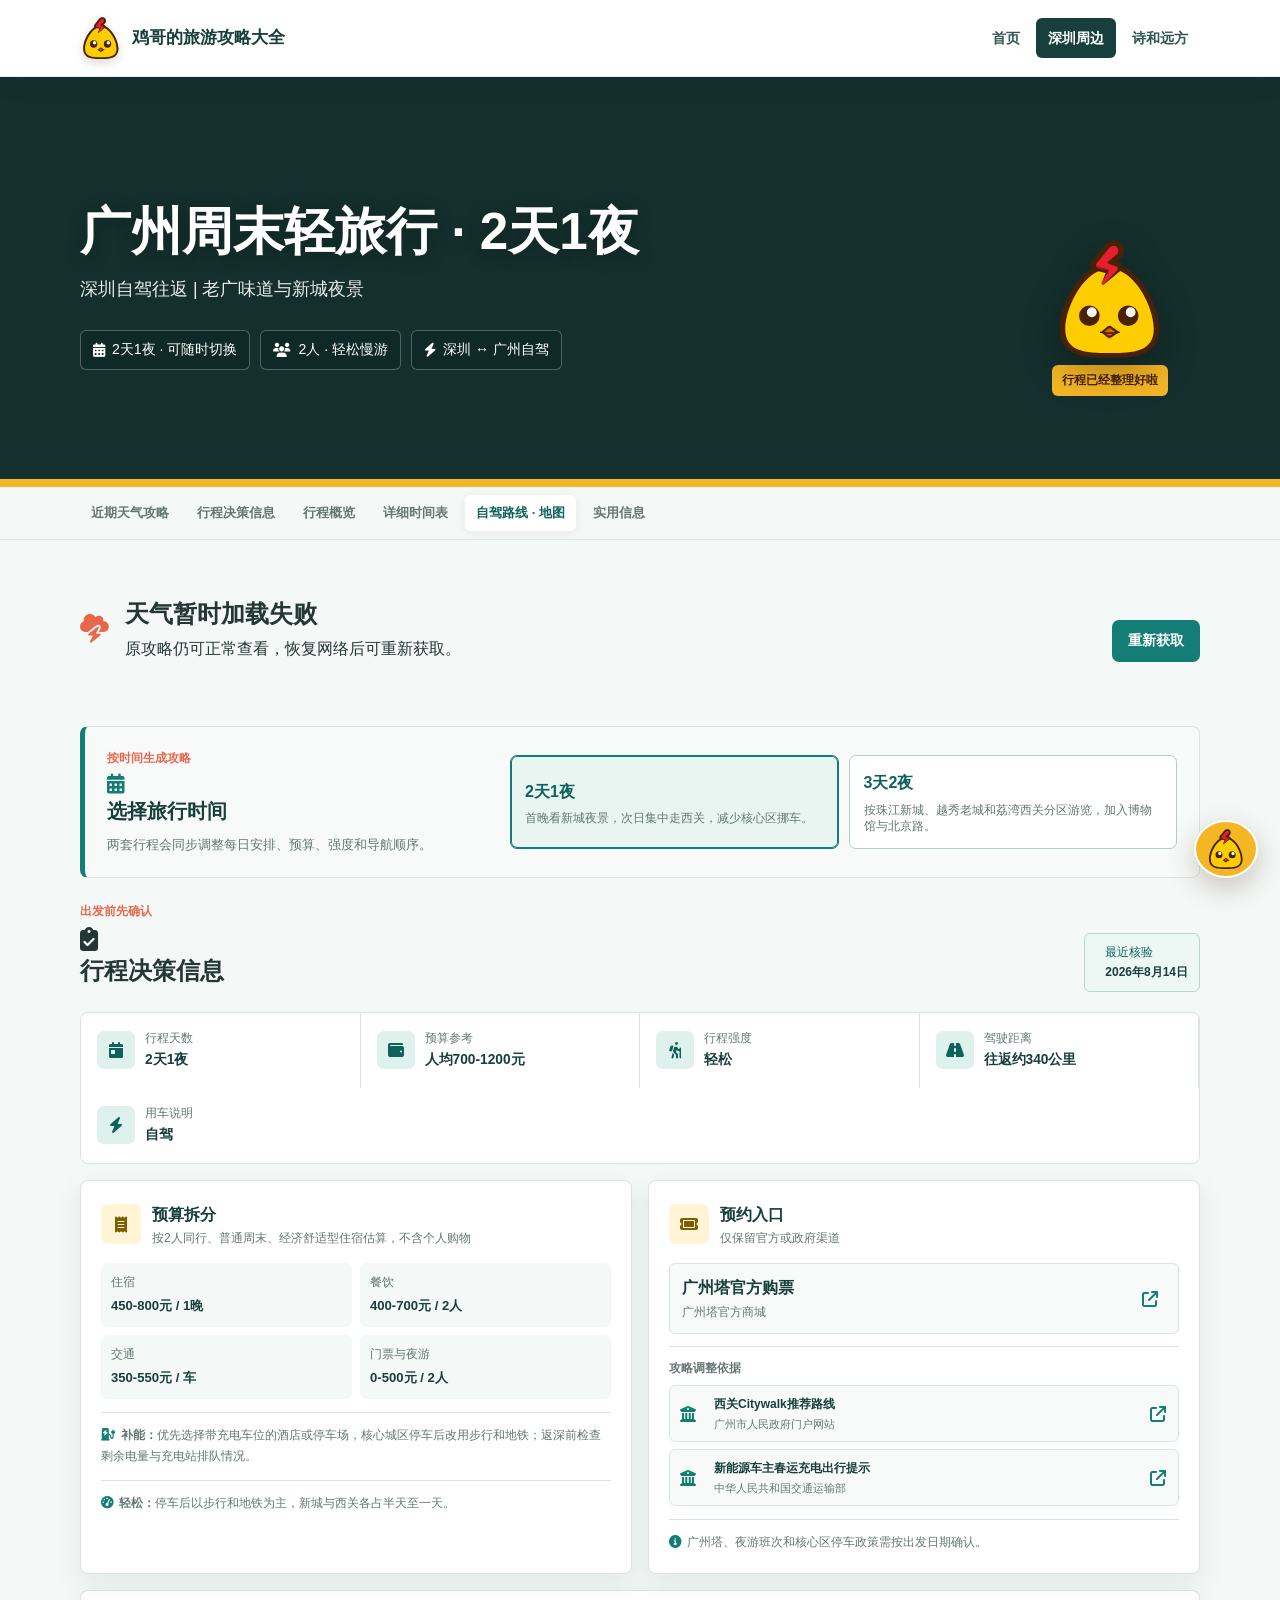
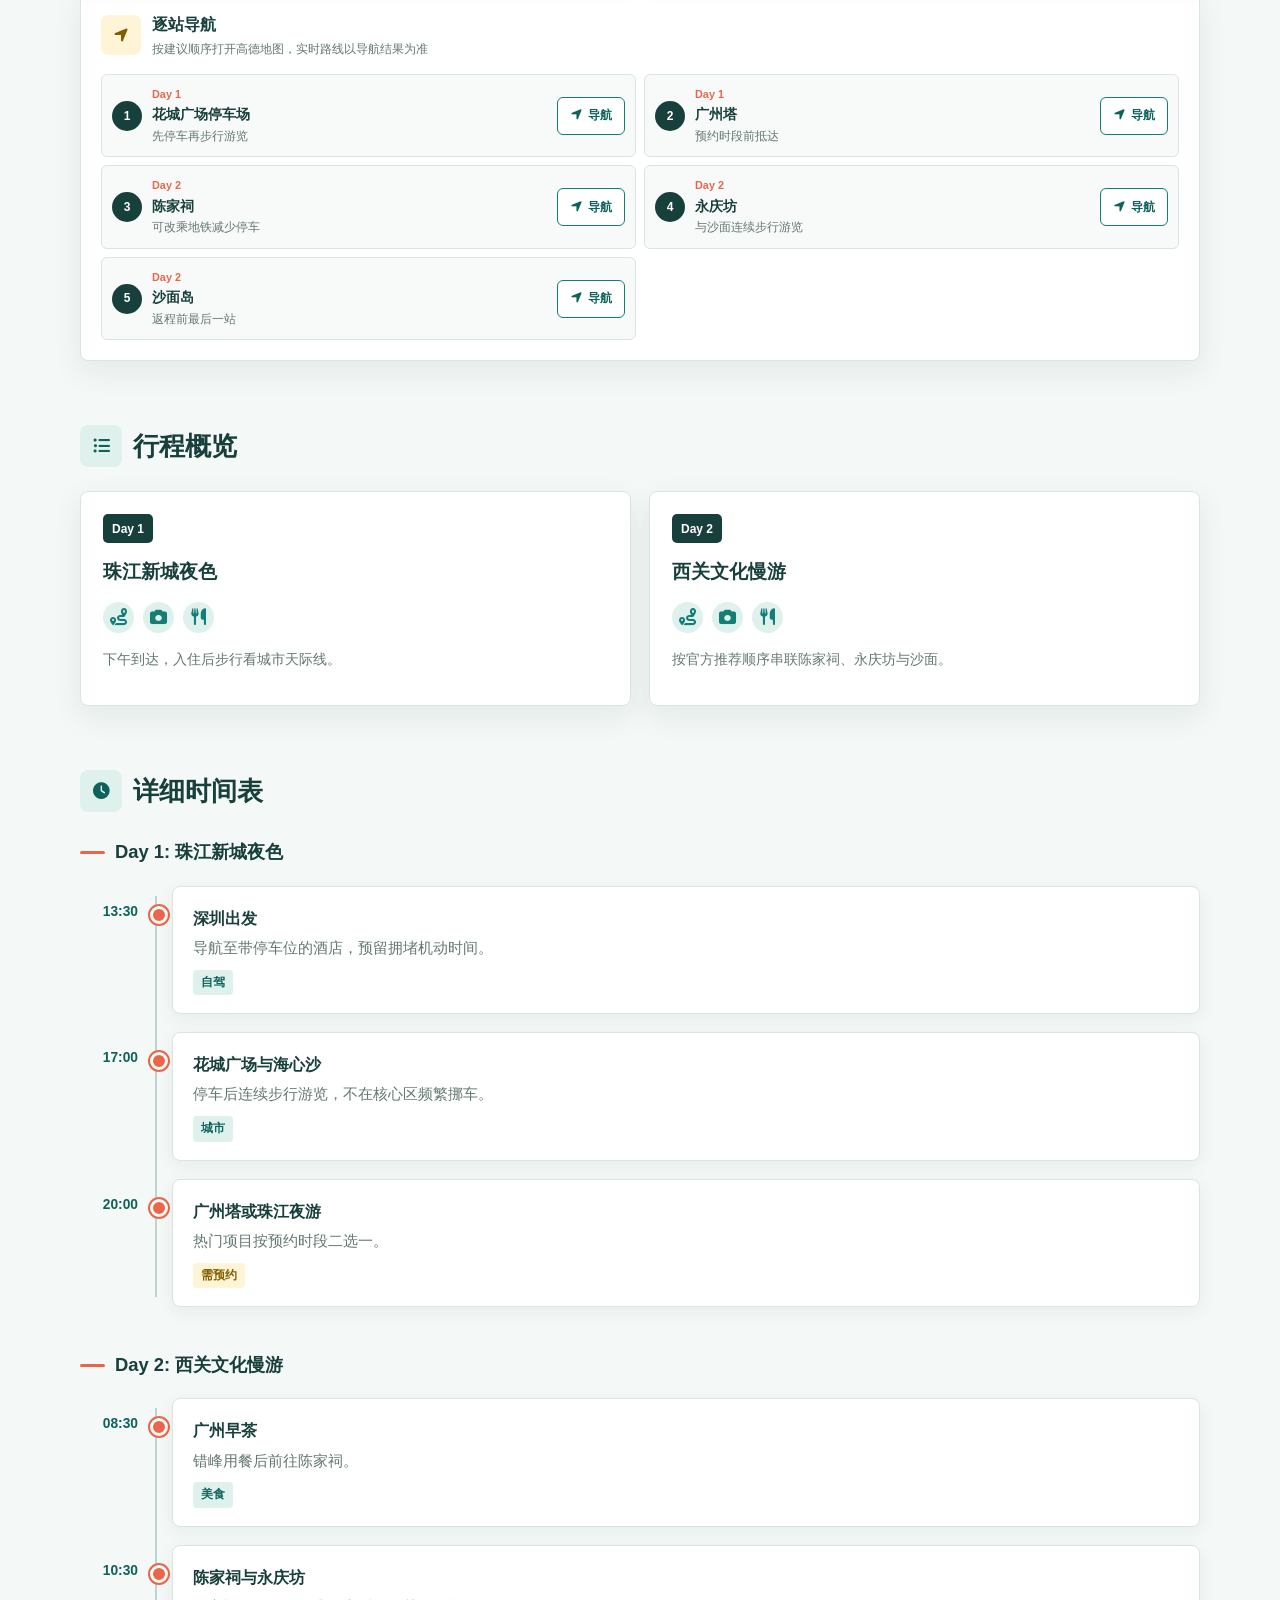
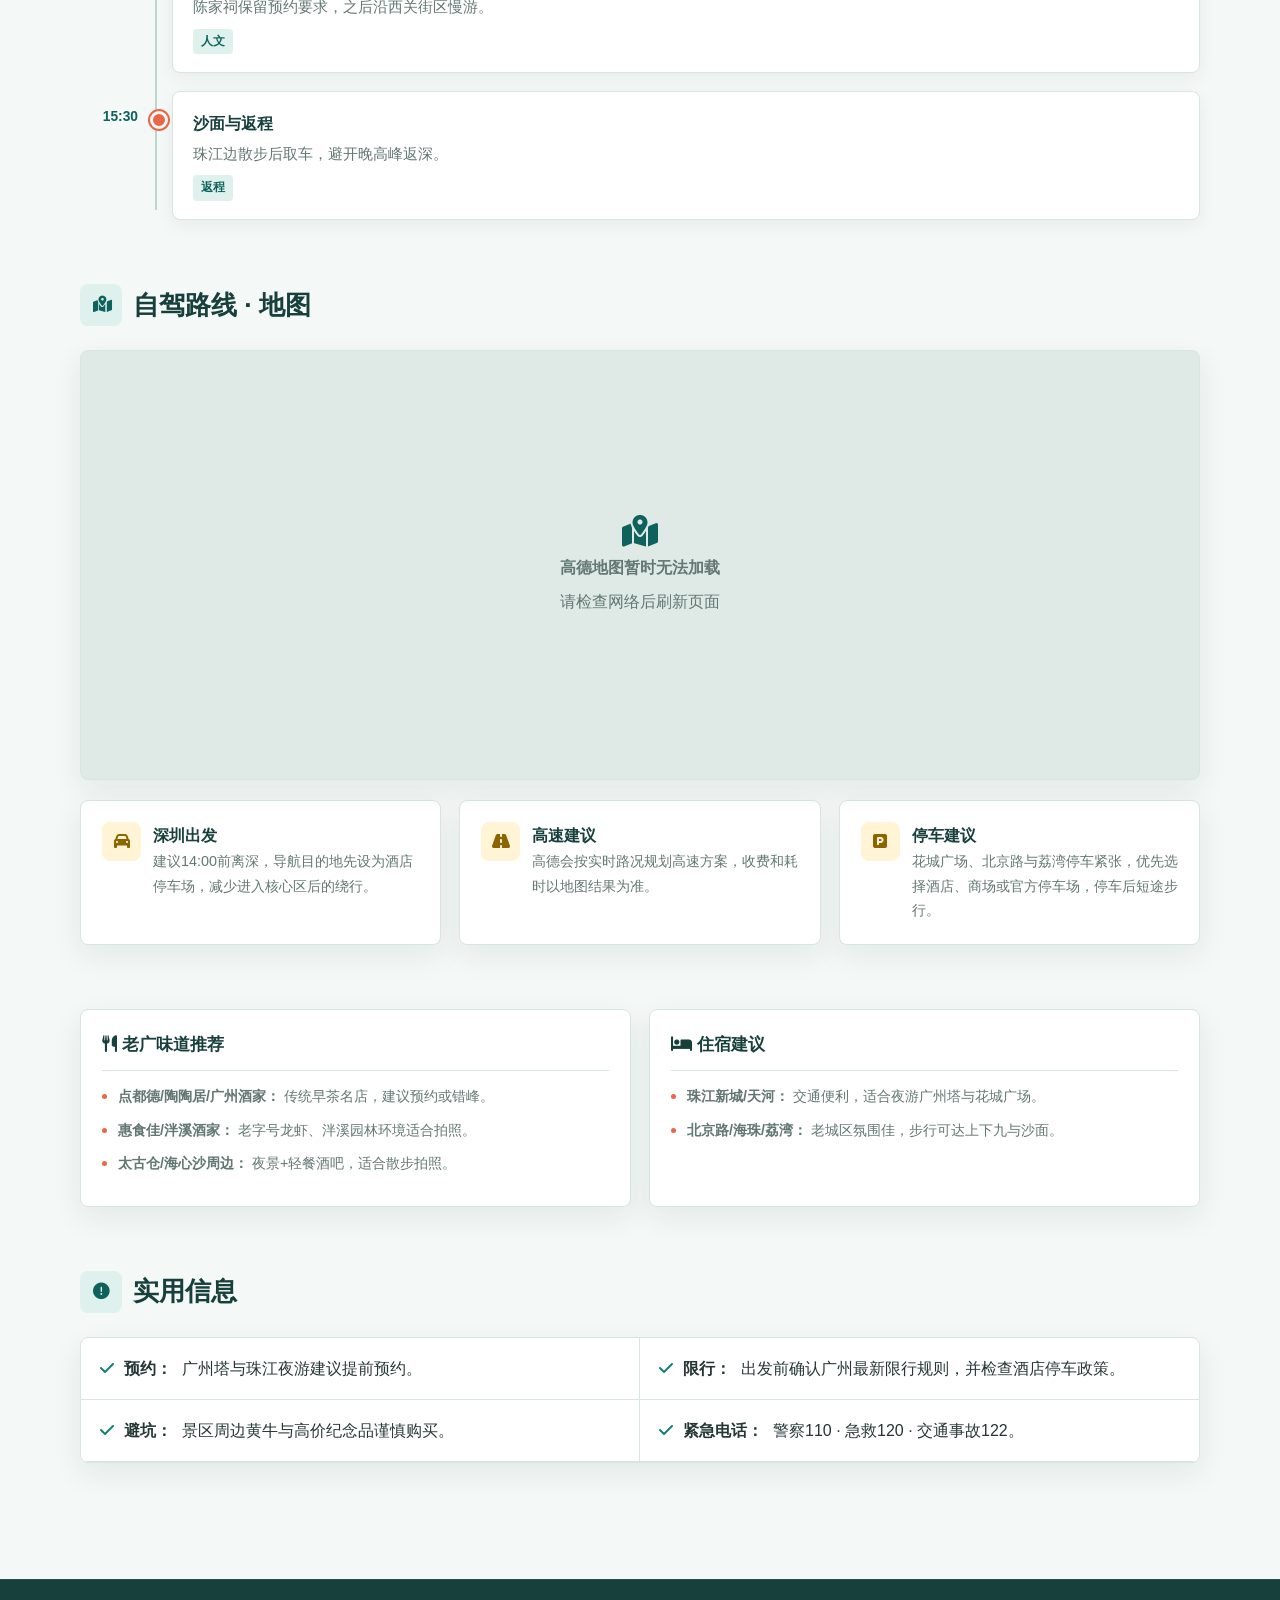
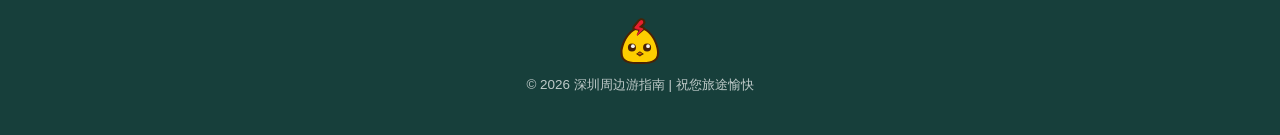
<file: routes/guangzhou.html>
<!DOCTYPE html>
<html lang="zh-CN">

<head>
    <meta charset="UTF-8">
    <meta name="viewport" content="width=device-width, initial-scale=1.0">
    <title>广州周末二日 · 自驾轻旅行</title>
    <link rel="icon" type="image/svg+xml" href="../assets/img/title.svg">
    <link rel="stylesheet" href="https://cdnjs.cloudflare.com/ajax/libs/font-awesome/6.4.0/css/all.min.css">
    <link rel="stylesheet" href="../assets/css/style.css">
</head>

<body>
    <nav class="nav-bar">
        <div class="nav-container">
            <a href="../index.html" class="nav-brand"><img src="../assets/img/title.svg" alt="Logo"
                    style="width: 28px; height: 28px;"> 鸡哥的旅游攻略大全</a>
            <div class="nav-links">
                <a href="../index.html" class="nav-link">首页</a>
                <a href="../categories/shenzhen-nearby.html" class="nav-link" data-category="shenzhen-nearby">深圳周边</a>
                <a href="../categories/poetry-distance.html" class="nav-link" data-category="poetry-distance">诗和远方</a>
            </div>
        </div>
    </nav>

    <header class="hero"
        style="background-image: linear-gradient(rgba(0,0,0,0.4), rgba(0,0,0,0.4)), url('https://images.unsplash.com/photo-1596422846543-75c6fc197f07?ixlib=rb-4.0.3&auto=format&fit=crop&w=1200&q=80'); background-size: cover; background-position: center;">
        <div class="container">
            <h1>广州周末二日 · 自驾轻旅行</h1>
            <p class="subtitle">深圳自驾往返 | 老广味道与新城夜景</p>
            <div class="meta-info">
                <span><i class="fas fa-calendar-alt"></i> 周六下午出发 · 周日晚返</span>
                <span><i class="fas fa-users"></i> 2人 · 轻松慢游</span>
                <span><i class="fas fa-bolt"></i> 深圳 ↔ 广州自驾</span>
            </div>
        </div>
    </header>

    <main class="container">
        <section class="overview-section">
            <h2><i class="fas fa-list-ul"></i> 每日概览</h2>
            <div class="grid-overview">
                <div class="day-card">
                    <div class="day-header">Day 1</div>
                    <div class="day-title">珠江新城夜色</div>
                    <div class="day-icons">
                        <i class="fas fa-car" title="深圳自驾出发"></i>
                        <i class="fas fa-square-parking" title="酒店停车"></i>
                        <i class="fas fa-building" title="花城广场"></i>
                        <i class="fas fa-tower-observation" title="广州塔"></i>
                    </div>
                    <p>深圳自驾抵穗，停车补能后夜逛花城广场与广州塔</p>
                </div>
                <div class="day-card">
                    <div class="day-header">Day 2</div>
                    <div class="day-title">老城慢游</div>
                    <div class="day-icons">
                        <i class="fas fa-store" title="北京路"></i>
                        <i class="fas fa-tree-city" title="永庆坊/荔湾"></i>
                        <i class="fas fa-landmark" title="陈家祠"></i>
                        <i class="fas fa-ship" title="珠江边"></i>
                    </div>
                    <p>老西关文化巡礼，早茶打卡，晚间返程</p>
                </div>
            </div>
        </section>

        <section class="itinerary-section">
            <h2><i class="fas fa-clock"></i> 详细时间表</h2>

            <div class="day-detail">
                <h3 class="day-heading">周六：出发与夜游</h3>
                <div class="timeline">
                    <div class="timeline-item">
                        <div class="time">13:30</div>
                        <div class="content">
                            <h4>深圳自驾出发</h4>
                            <p>满电从深圳市区出发，经高德实时推荐高速前往广州，并确认目的地充电车位、拥堵与限行信息。</p>
                            <span class="tag">自驾出发</span>
                        </div>
                    </div>
                    <div class="timeline-item">
                        <div class="time">14:00</div>
                        <div class="content">
                            <h4>深圳 → 广州珠江新城</h4>
                            <p>全程约130公里，正常车程约2小时；周末进城易拥堵，建议预留30分钟机动时间。</p>
                            <span class="tag">自驾</span>
                        </div>
                    </div>
                    <div class="timeline-item">
                        <div class="time">16:30</div>
                        <div class="content">
                            <h4>停车 · 办理入住</h4>
                            <p>推荐入住带充电车位的「珠江新城/天河」或「北京路」酒店，提前确认充电权限与住客停车费。</p>
                            <span class="tag">住宿</span>
                        </div>
                    </div>
                    <div class="timeline-item">
                        <div class="time">18:00</div>
                        <div class="content">
                            <h4>花城广场 · 海心沙</h4>
                            <p>感受广州CBD夜色，步行可至海心沙、猎德大桥打卡。</p>
                            <span class="tag">城市景观</span>
                        </div>
                    </div>
                    <div class="timeline-item">
                        <div class="time">20:00</div>
                        <div class="content">
                            <h4>广州塔夜景/珠江夜游</h4>
                            <p>建议预约广州塔夜间时段或乘坐珠江夜游，拍摄城市夜色。</p>
                            <span class="tag highlight">必打卡</span>
                        </div>
                    </div>
                </div>
            </div>

            <div class="day-detail">
                <h3 class="day-heading">周日：老西关文化</h3>
                <div class="timeline">
                    <div class="timeline-item">
                        <div class="time">09:00</div>
                        <div class="content">
                            <h4>早茶：点都德/陶陶居/广州酒家</h4>
                            <p>体验正宗老广早茶：虾饺、肠粉、凤爪、叉烧包。</p>
                            <span class="tag">美食</span>
                        </div>
                    </div>
                    <div class="timeline-item">
                        <div class="time">11:00</div>
                        <div class="content">
                            <h4>陈家祠/北京路千年古道</h4>
                            <p>岭南建筑代表陈家祠；北京路古道见证千年城市层叠。</p>
                            <span class="tag">文化</span>
                        </div>
                    </div>
                    <div class="timeline-item">
                        <div class="time">14:00</div>
                        <div class="content">
                            <h4>永庆坊/上下九 · 沙面岛</h4>
                            <p>老街区慢游，沙面欧式建筑与珠江岸风光，拍照打卡。</p>
                            <span class="tag">历史街区</span>
                        </div>
                    </div>
                    <div class="timeline-item">
                        <div class="time">18:30</div>
                        <div class="content">
                            <h4>晚餐 · 返程准备</h4>
                            <p>返回酒店取车，检查剩余电量、沿途充电站与高德返程路况，避开晚高峰后出发。</p>
                            <span class="tag">自驾返程</span>
                        </div>
                    </div>
                    <div class="timeline-item">
                        <div class="time">20:00</div>
                        <div class="content">
                            <h4>广州自驾返回深圳</h4>
                            <p>按高德实时推荐路线返深，中途如遇拥堵可在服务区短暂休息。</p>
                            <span class="tag">返程</span>
                        </div>
                    </div>
                </div>
            </div>
        </section>

        <section class="map-section">
            <h2><i class="fas fa-map-marked-alt"></i> 自驾路线 · 地图</h2>
            <div id="map"></div>
            <div class="transport-tips">
                <div class="tip-card">
                    <i class="fas fa-car"></i>
                    <div>
                        <h4>深圳出发</h4>
                        <p>建议14:00前离深，导航目的地先设为酒店停车场，减少进入核心区后的绕行。</p>
                    </div>
                </div>
                <div class="tip-card">
                    <i class="fas fa-road"></i>
                    <div>
                        <h4>高速建议</h4>
                        <p>高德会按实时路况规划高速方案，收费和耗时以地图结果为准。</p>
                    </div>
                </div>
                <div class="tip-card">
                    <i class="fas fa-square-parking"></i>
                    <div>
                        <h4>停车建议</h4>
                        <p>花城广场、北京路与荔湾停车紧张，优先选择酒店、商场或官方停车场，停车后短途步行。</p>
                    </div>
                </div>
            </div>
        </section>

        <section class="info-grid">
            <div class="info-card dining">
                <h3><i class="fas fa-utensils"></i> 老广味道推荐</h3>
                <ul>
                    <li><strong>点都德/陶陶居/广州酒家：</strong> 传统早茶名店，建议预约或错峰。</li>
                    <li><strong>惠食佳/泮溪酒家：</strong> 老字号龙虾、泮溪园林环境适合拍照。</li>
                    <li><strong>太古仓/海心沙周边：</strong> 夜景+轻餐酒吧，适合散步拍照。</li>
                </ul>
            </div>
            <div class="info-card accommodation">
                <h3><i class="fas fa-bed"></i> 住宿建议</h3>
                <ul>
                    <li><strong>珠江新城/天河：</strong> 交通便利，适合夜游广州塔与花城广场。</li>
                    <li><strong>北京路/海珠/荔湾：</strong> 老城区氛围佳，步行可达上下九与沙面。</li>
                </ul>
            </div>
        </section>

        <section class="tips-section">
            <h2><i class="fas fa-exclamation-circle"></i> 实用信息</h2>
            <ul class="tips-list">
                <li><i class="fas fa-check"></i> <strong>预约：</strong> 广州塔与珠江夜游建议提前预约。</li>
                <li><i class="fas fa-check"></i> <strong>限行：</strong> 出发前确认广州最新限行规则，并检查酒店停车政策。</li>
                <li><i class="fas fa-check"></i> <strong>避坑：</strong> 景区周边黄牛与高价纪念品谨慎购买。</li>
                <li><i class="fas fa-check"></i> <strong>紧急电话：</strong> 警察110 · 急救120 · 交通事故122。</li>
            </ul>
        </section>
    </main>

    <footer>
        <p>&copy; 2026 深圳周边游指南 | 祝您旅途愉快</p>
    </footer>

    <script src="../assets/js/common.js"></script>
    <script>
        const locations = [
            { name: "深圳出发点", coords: [22.541, 114.060], desc: "福田中心区附近自驾出发", day: "Day 1" },
            { name: "花城广场", coords: [23.119, 113.321], desc: "广州CBD核心", day: "Day 1" },
            { name: "广州塔", coords: [23.111, 113.327], desc: "小蛮腰夜景", day: "Day 1" },
            { name: "北京路古道", coords: [23.125, 113.271], desc: "千年古道", day: "Day 2" },
            { name: "陈家祠", coords: [23.124, 113.246], desc: "岭南建筑代表", day: "Day 2" },
            { name: "永庆坊/上下九", coords: [23.117, 113.243], desc: "老西关街区", day: "Day 2" },
            { name: "沙面岛", coords: [23.113, 113.244], desc: "欧式建筑群与珠江边", day: "Day 2" }
        ];

        const routeOutbound = [
            [22.541, 114.060],
            [23.119, 113.321]
        ];
        const routeCity = [
            [23.119, 113.321], // 花城广场
            [23.111, 113.327], // 广州塔
            [23.125, 113.271], // 北京路
            [23.124, 113.246], // 陈家祠
            [23.117, 113.243], // 上下九
            [23.113, 113.244]  // 沙面岛
        ];
        const routes = [
            { name: '深圳 → 广州珠江新城', path: routeOutbound, color: 'blue' },
            { name: '广州城区自驾游览', path: routeCity, color: 'red' },
            { name: '广州沙面 → 深圳', path: [[23.113, 113.244], [22.541, 114.060]], color: 'green' }
        ];

        document.addEventListener('DOMContentLoaded', () => {
            initMap('map', locations, routes);
        });
    </script>
</body>

</html>
</file>
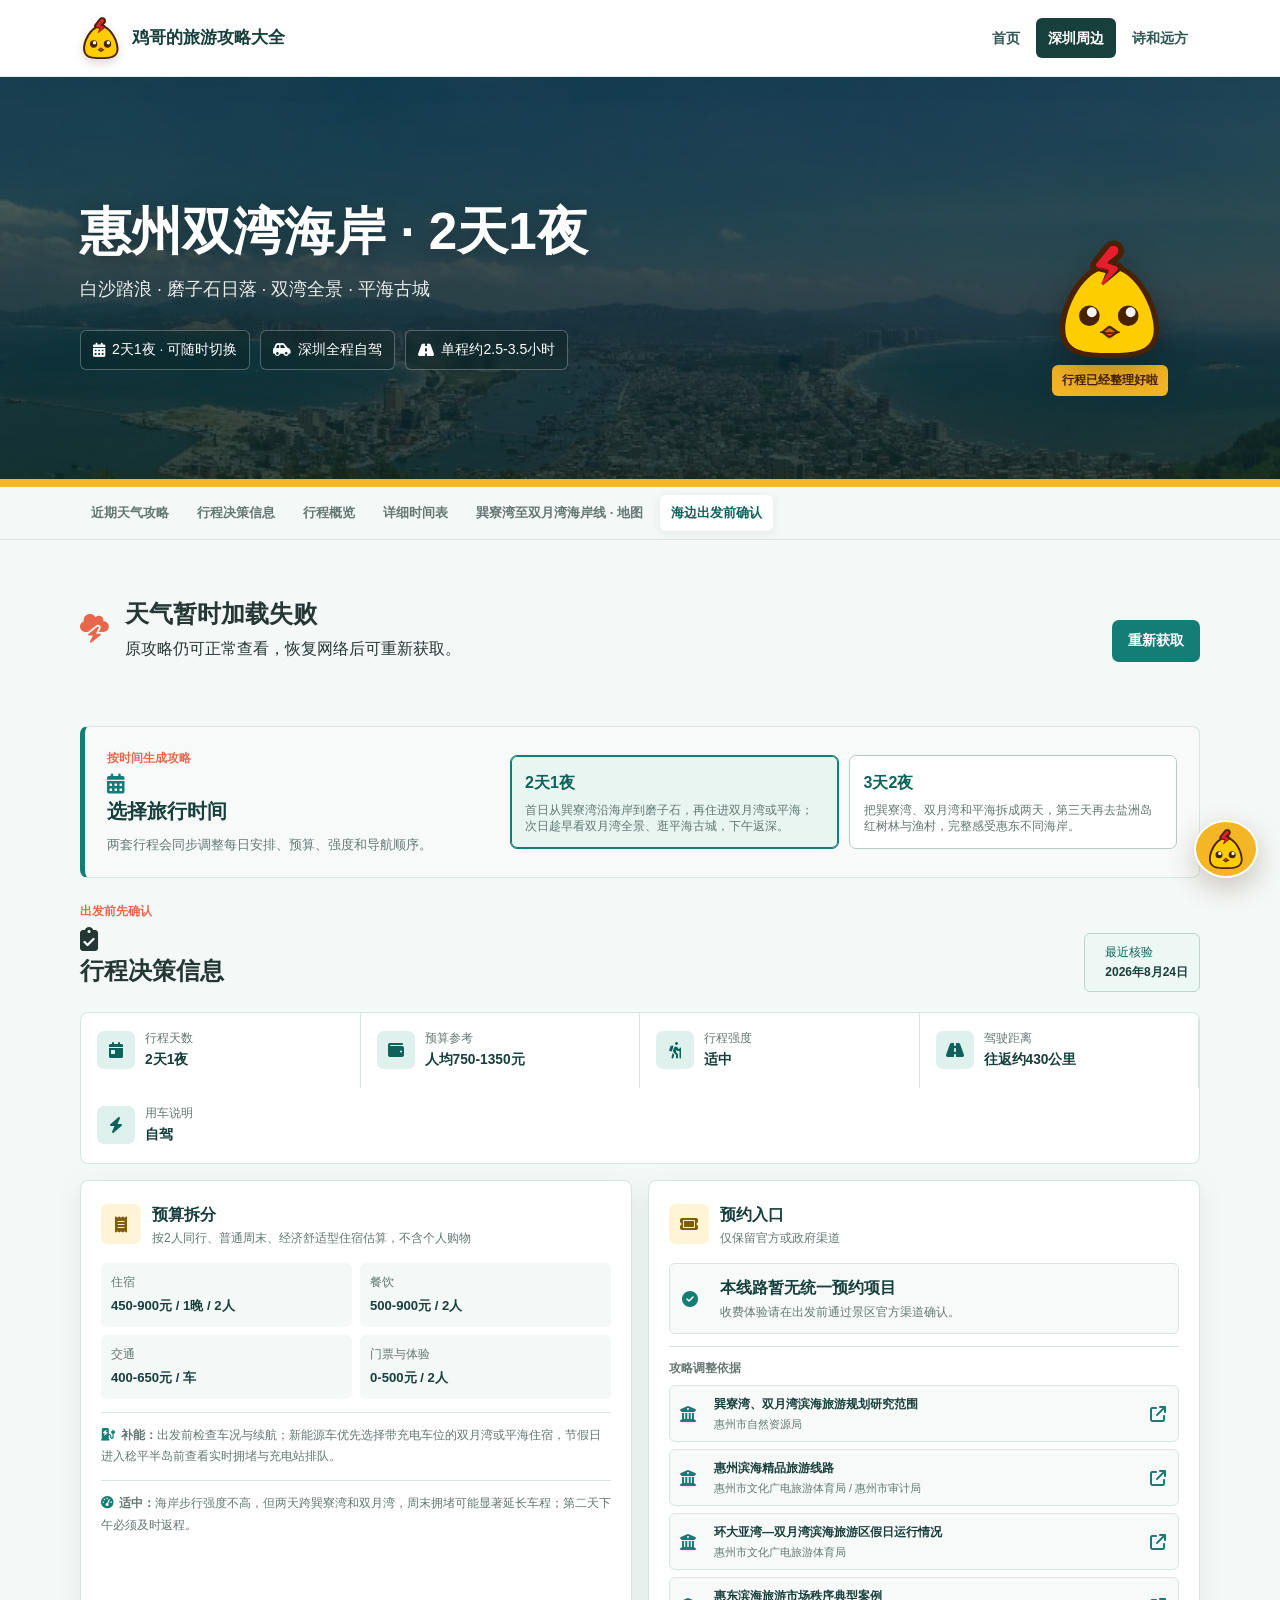
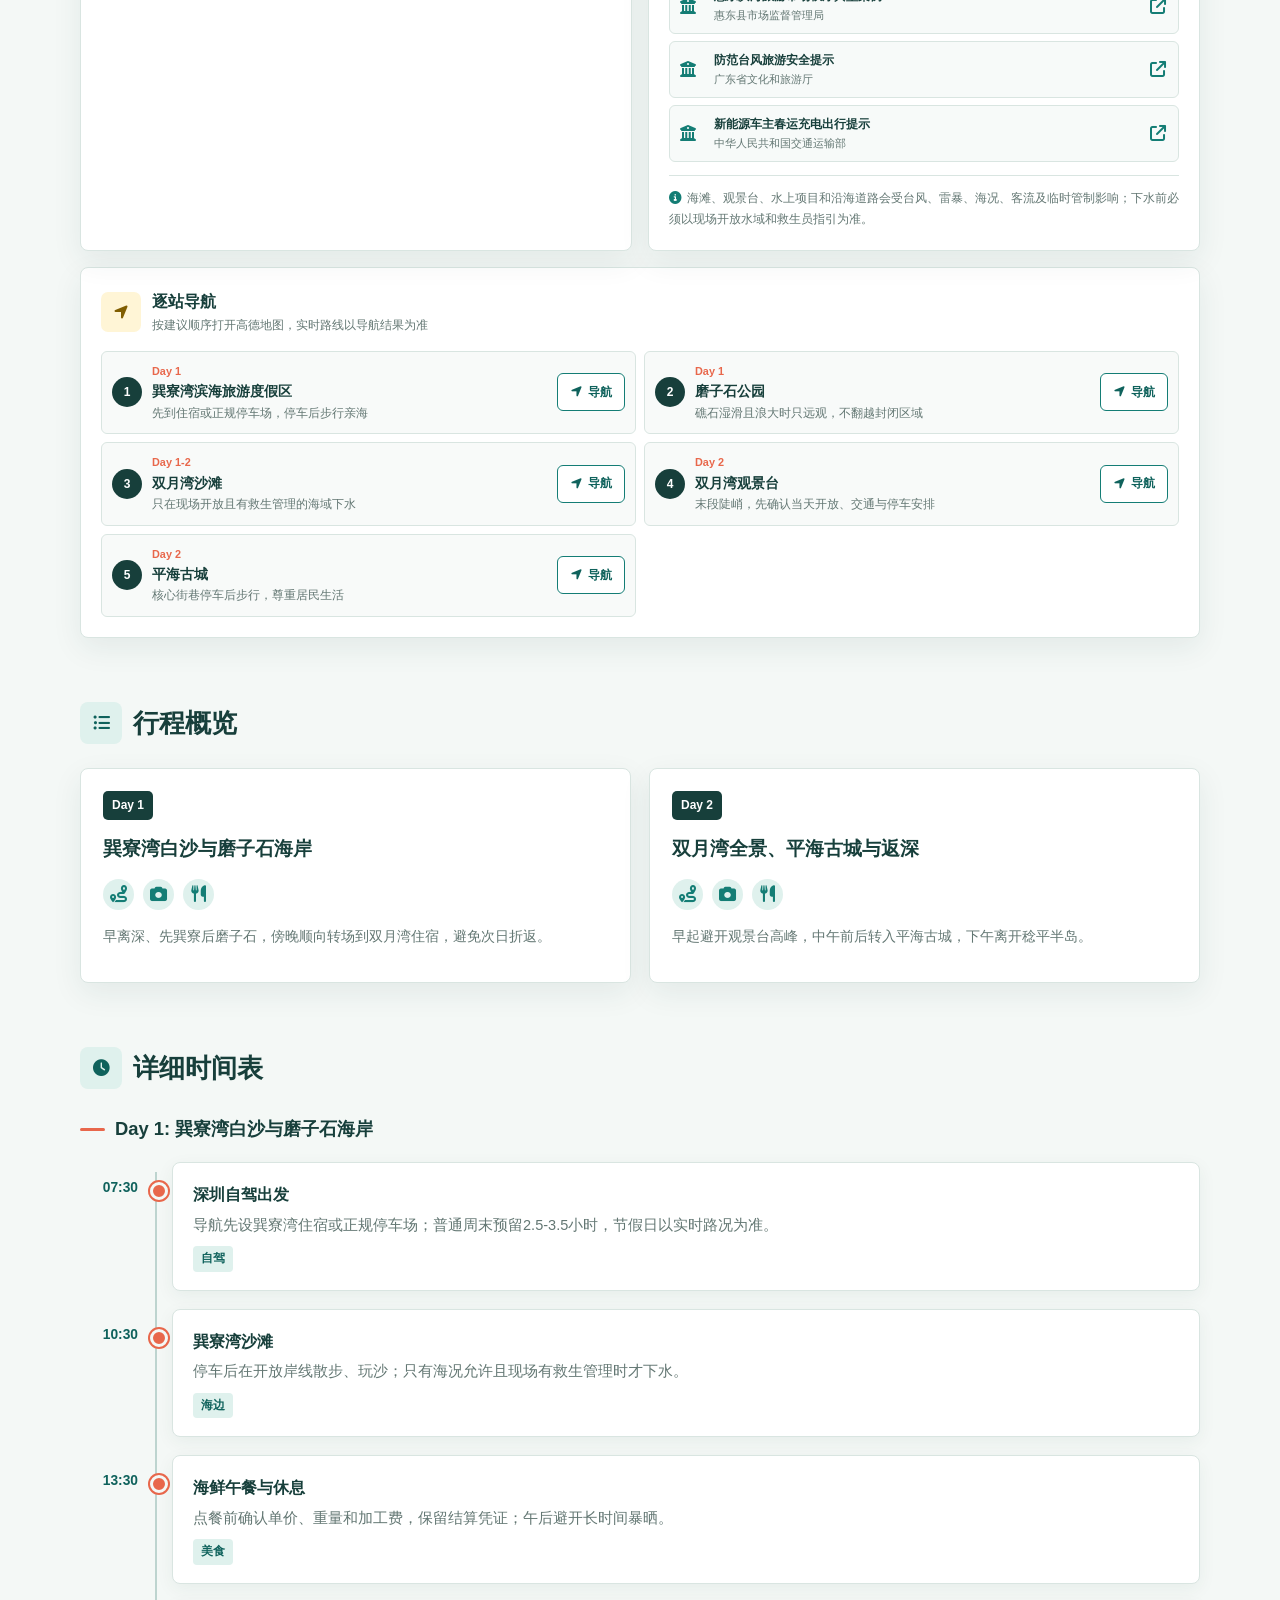
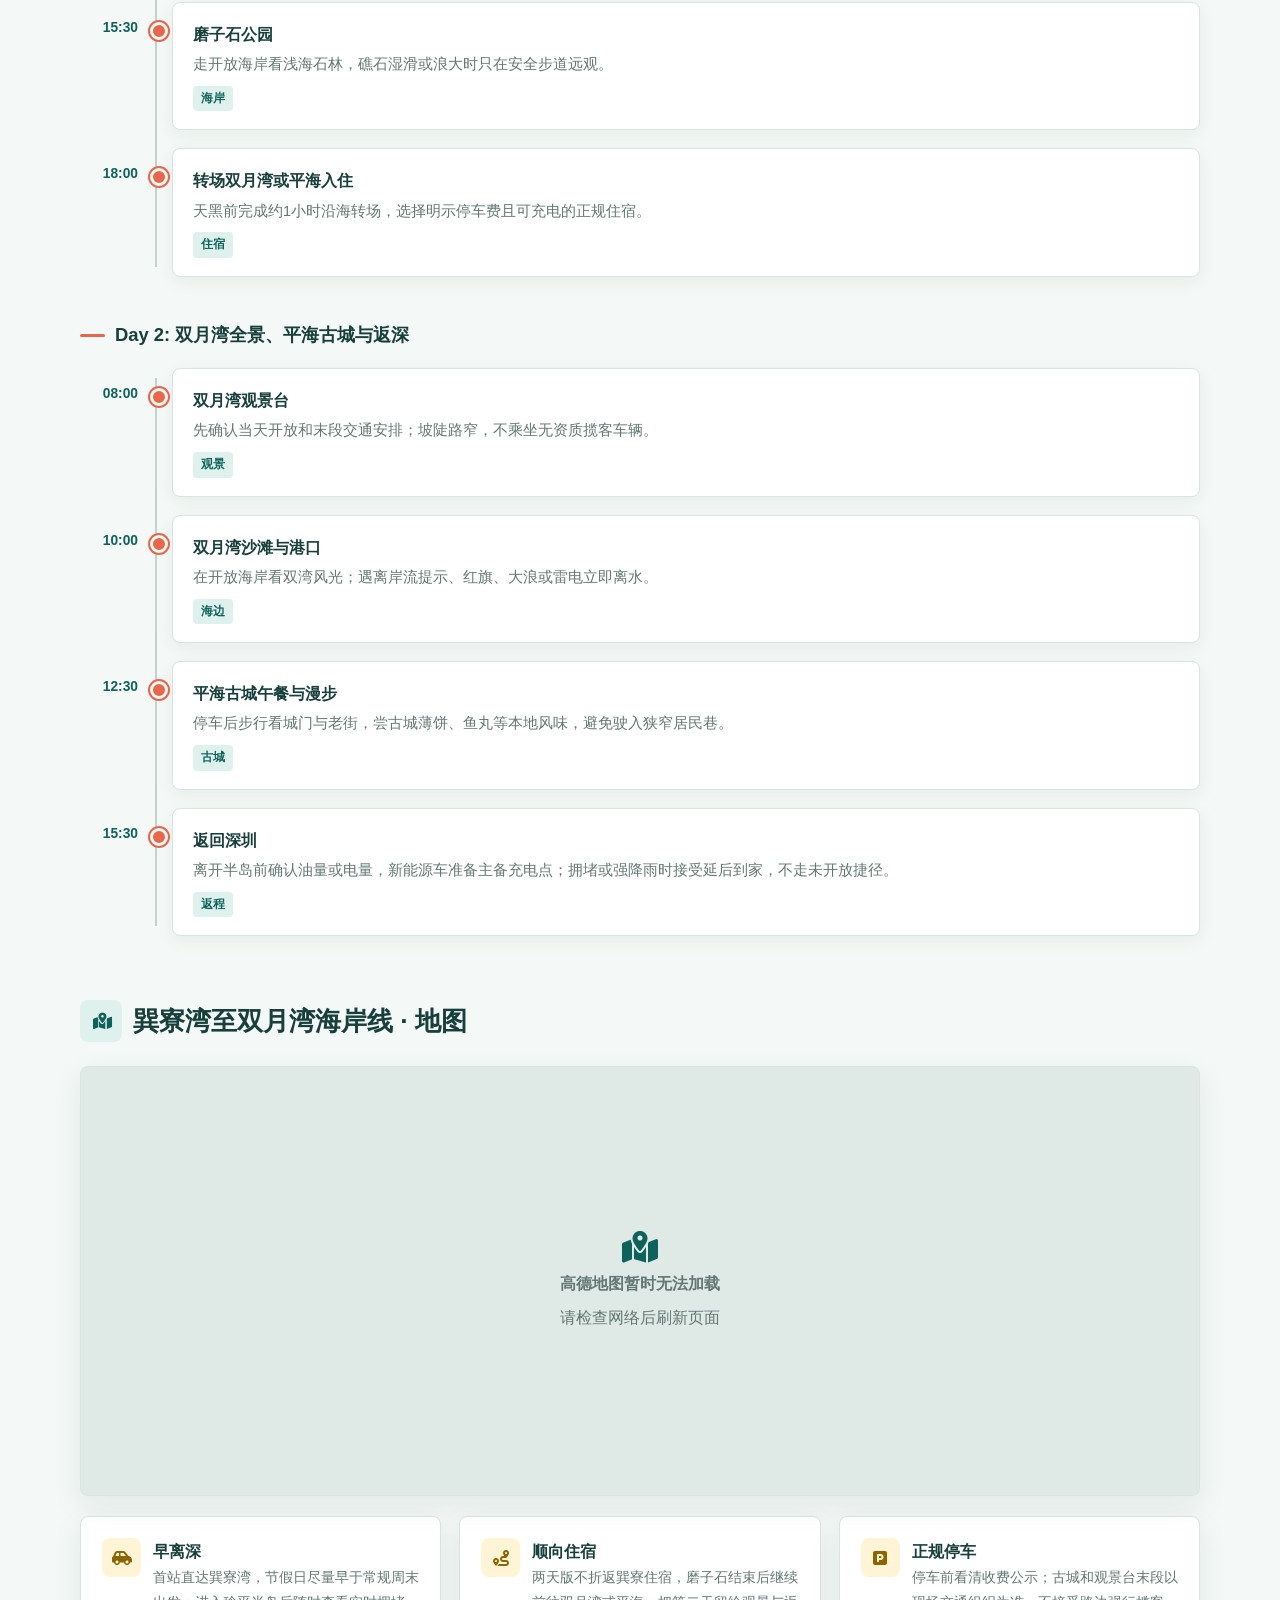
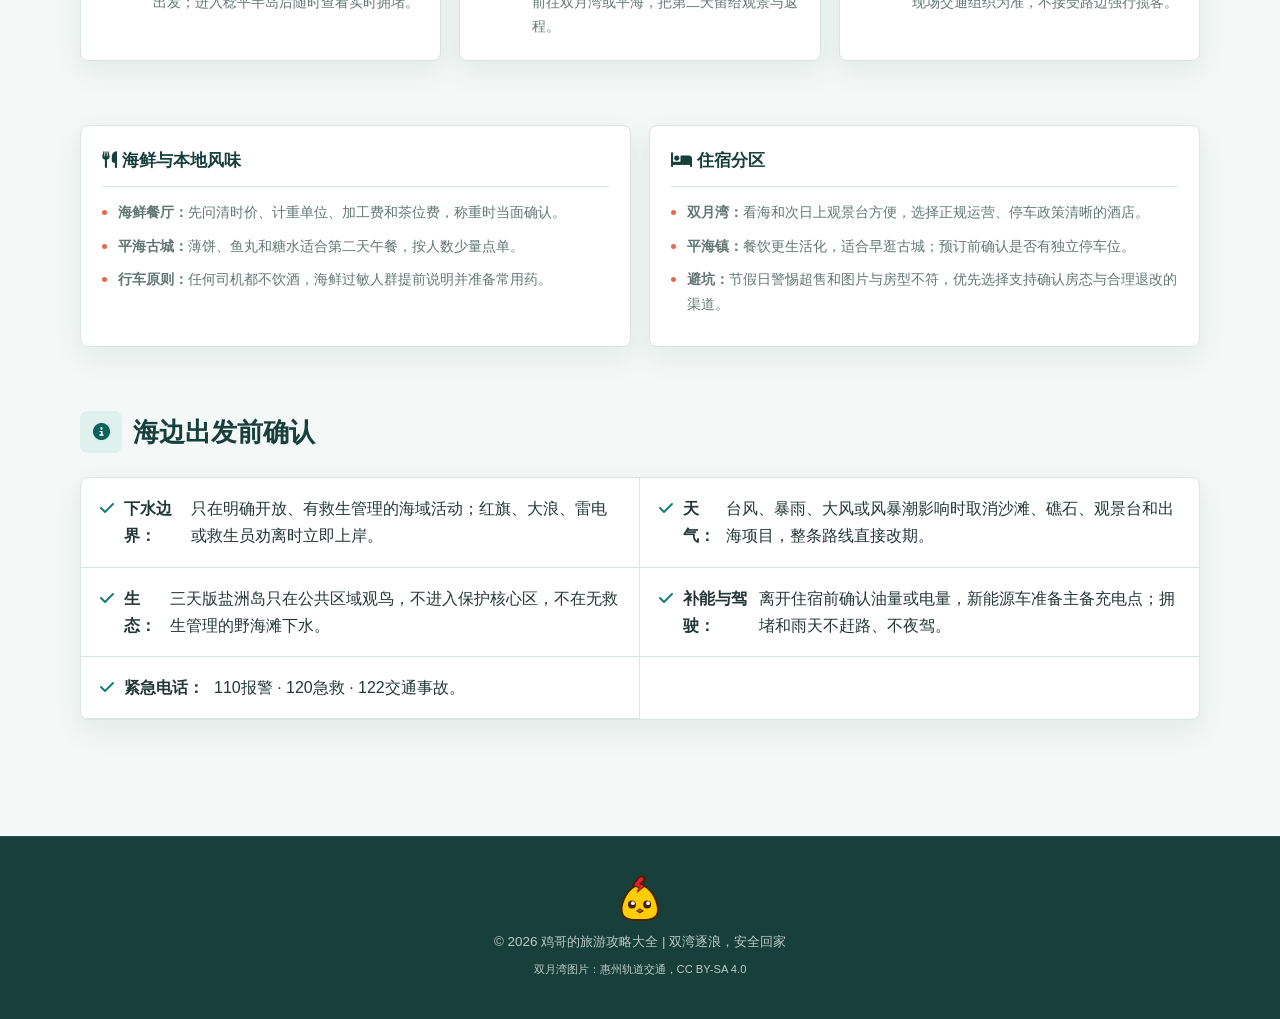
<file: routes/huizhou.html>
<!DOCTYPE html>
<html lang="zh-CN">

<head>
  <meta charset="UTF-8">
  <meta name="viewport" content="width=device-width, initial-scale=1.0">
  <meta name="description" content="深圳出发惠州巽寮湾、磨子石、双月湾、平海古城2天1夜或3天2夜自驾攻略。">
  <title>惠州双湾海岸2天或3天自驾攻略</title>
  <link rel="icon" type="image/svg+xml" href="../assets/img/title.svg">
  <link rel="stylesheet" href="https://cdnjs.cloudflare.com/ajax/libs/font-awesome/6.4.0/css/all.min.css">
  <link rel="stylesheet" href="../assets/css/style.css">
</head>

<body data-route-category="shenzhen-nearby">
  <nav class="nav-bar">
    <div class="nav-container">
      <a href="../index.html" class="nav-brand"><img src="../assets/img/title.svg" alt="鸡哥的旅游攻略大全标志"
          style="width: 28px; height: 28px;"> 鸡哥的旅游攻略大全</a>
      <div class="nav-links">
        <a href="../index.html" class="nav-link">首页</a>
        <a href="../categories/shenzhen-nearby.html" class="nav-link" data-category="shenzhen-nearby">深圳周边</a>
        <a href="../categories/poetry-distance.html" class="nav-link" data-category="poetry-distance">诗和远方</a>
      </div>
    </div>
  </nav>

  <header class="hero"
    style="background-image: linear-gradient(rgba(0,0,0,0.3), rgba(0,0,0,0.54)), url('../assets/img/huizhou-double-moon-bay.webp'); background-size: cover; background-position: center 48%;">
    <div class="container">
      <h1>惠州巽寮湾 · 双月湾海岸自驾游</h1>
      <p class="subtitle">白沙踏浪 · 磨子石日落 · 双湾全景 · 平海古城</p>
      <div class="meta-info">
        <span><i class="fas fa-calendar-alt"></i> 2天1夜 / 3天2夜</span>
        <span><i class="fas fa-car-side"></i> 深圳全程自驾</span>
        <span><i class="fas fa-road"></i> 单程约2.5-3.5小时</span>
      </div>
      <div class="weather-widget">
        <h3><i class="fas fa-cloud-sun"></i> 惠东沿海近期天气</h3>
        <p id="weather-info">正在获取惠东沿海近期天气…</p>
        <p>晴天也须服从海滩旗帜与救生员指引；台风、雷暴、大风或风暴潮影响时整条滨海线改期。</p>
      </div>
    </div>
  </header>

  <main class="container">
    <section class="overview-section">
      <h2><i class="fas fa-list-ul"></i> 行程概览</h2>
      <div class="grid-overview">
        <article class="day-card">
          <div class="day-header">Day 1</div>
          <div class="day-title">巽寮湾 → 双月湾</div>
          <div class="day-icons"><i class="fas fa-car"></i><i class="fas fa-umbrella-beach"></i><i class="fas fa-mountain-sun"></i></div>
          <p>早离深，在巽寮湾玩沙、磨子石看海，天黑前顺向转场到双月湾或平海住宿。</p>
        </article>
        <article class="day-card">
          <div class="day-header">Day 2</div>
          <div class="day-title">双月湾 → 平海 → 深圳</div>
          <div class="day-icons"><i class="fas fa-binoculars"></i><i class="fas fa-water"></i><i class="fas fa-city"></i></div>
          <p>趁早登观景台俯瞰双湾，在开放沙滩亲海，再逛平海古城并于下午返深。</p>
        </article>
      </div>
    </section>

    <section class="itinerary-section">
      <h2><i class="fas fa-clock"></i> 详细时间表</h2>
      <div class="day-detail">
        <h3 class="day-heading">Day 1：巽寮湾白沙与磨子石海岸</h3>
        <div class="timeline">
          <div class="timeline-item"><div class="time">07:30</div><div class="content"><h4>深圳自驾出发</h4><p>检查车况后导航至巽寮湾住宿或正规停车场，普通周末预留2.5-3.5小时；节假日按实时路况调整。</p><span class="tag">自驾</span></div></div>
          <div class="timeline-item"><div class="time">10:30</div><div class="content"><h4>巽寮湾开放沙滩</h4><p>停车后沿开放岸线散步玩沙；只有海况允许且现场有救生管理时才下水。</p><span class="tag highlight">海边优先</span></div></div>
          <div class="timeline-item"><div class="time">13:30</div><div class="content"><h4>海鲜午餐与避暑</h4><p>点餐前确认单价、重量和加工费，保留结算凭证；午后在室内休息，避免连续暴晒。</p><span class="tag">美食</span></div></div>
          <div class="timeline-item"><div class="time">15:30</div><div class="content"><h4>磨子石公园</h4><p>走开放海岸看浅海石林，礁石湿滑或浪大时只在安全步道远观。</p><span class="tag">海岸</span></div></div>
          <div class="timeline-item"><div class="time">18:00</div><div class="content"><h4>双月湾或平海入住</h4><p>天黑前完成沿海转场，选择停车收费透明、可夜间充电的正规住宿。</p><span class="tag">住宿</span></div></div>
        </div>
      </div>
      <div class="day-detail">
        <h3 class="day-heading">Day 2：双月湾全景、平海古城与返深</h3>
        <div class="timeline">
          <div class="timeline-item"><div class="time">08:00</div><div class="content"><h4>双月湾观景台</h4><p>先确认当天开放和末段交通安排；坡陡路窄，不乘坐无资质揽客车辆。</p><span class="tag highlight">先确认开放</span></div></div>
          <div class="timeline-item"><div class="time">10:00</div><div class="content"><h4>双月湾沙滩与港口</h4><p>在开放海岸看双湾风光；遇离岸流提示、红旗、大浪或雷电立即离水。</p><span class="tag">海边</span></div></div>
          <div class="timeline-item"><div class="time">12:30</div><div class="content"><h4>平海古城午餐与漫步</h4><p>停车后步行看城门与老街，尝古城薄饼、鱼丸等本地风味，不驶入狭窄居民巷。</p><span class="tag">古城</span></div></div>
          <div class="timeline-item"><div class="time">15:30</div><div class="content"><h4>返回深圳</h4><p>离开半岛前确认油量或电量，新能源车准备主备充电点；拥堵或强降雨时接受延后到家，不走未开放捷径。</p><span class="tag">返程</span></div></div>
        </div>
      </div>
    </section>

    <section class="map-section">
      <h2><i class="fas fa-map-marked-alt"></i> 巽寮湾至双月湾海岸线 · 地图</h2>
      <div id="map"></div>
      <div class="transport-tips">
        <div class="tip-card">
          <i class="fas fa-car-side"></i>
          <div><h4>早离深</h4><p>首站直达巽寮湾，节假日尽量早于常规周末出发；进入稔平半岛后随时查看实时拥堵。</p></div>
        </div>
        <div class="tip-card">
          <i class="fas fa-route"></i>
          <div><h4>顺向住宿</h4><p>两天版不折返巽寮住宿，磨子石结束后继续前往双月湾或平海，把第二天留给观景与返程。</p></div>
        </div>
        <div class="tip-card">
          <i class="fas fa-square-parking"></i>
          <div><h4>正规停车</h4><p>停车前看清收费公示；古城和观景台末段以现场交通组织为准，不接受路边强行揽客。</p></div>
        </div>
      </div>
    </section>

    <section class="info-grid">
      <div class="info-card dining">
        <h3><i class="fas fa-utensils"></i> 海鲜与本地风味</h3>
        <ul>
          <li><strong>海鲜餐厅：</strong>先问清时价、计重单位、加工费和茶位费，称重时当面确认。</li>
          <li><strong>平海古城：</strong>薄饼、鱼丸和糖水适合第二天午餐，按人数少量点单。</li>
          <li><strong>行车原则：</strong>任何司机都不饮酒，海鲜过敏人群提前说明并准备常用药。</li>
        </ul>
      </div>
      <div class="info-card accommodation">
        <h3><i class="fas fa-bed"></i> 住宿分区</h3>
        <ul>
          <li><strong>双月湾：</strong>看海和次日上观景台方便，选择正规运营、停车政策清晰的酒店。</li>
          <li><strong>平海镇：</strong>餐饮更生活化，适合早逛古城；预订前确认是否有独立停车位。</li>
          <li><strong>避坑：</strong>节假日警惕超售和图片与房型不符，优先选择支持确认房态与合理退改的渠道。</li>
        </ul>
      </div>
    </section>

    <section class="tips-section">
      <h2><i class="fas fa-circle-info"></i> 海边出发前确认</h2>
      <ul class="tips-list">
        <li><i class="fas fa-check"></i> <strong>下水边界：</strong>只在明确开放、有救生管理的海域活动；红旗、大浪、雷电或救生员劝离时立即上岸。</li>
        <li><i class="fas fa-check"></i> <strong>天气：</strong>台风、暴雨、大风或风暴潮影响时取消沙滩、礁石、观景台和出海项目，整条路线直接改期。</li>
        <li><i class="fas fa-check"></i> <strong>生态：</strong>三天版盐洲岛只在公共区域观鸟，不进入保护核心区，不在无救生管理的野海滩下水。</li>
        <li><i class="fas fa-check"></i> <strong>补能与驾驶：</strong>离开住宿前确认油量或电量，新能源车准备主备充电点；拥堵和雨天不赶路、不夜驾。</li>
        <li><i class="fas fa-check"></i> <strong>紧急电话：</strong>110报警 · 120急救 · 122交通事故。</li>
      </ul>
    </section>
  </main>

  <footer>
    <p>&copy; 2026 鸡哥的旅游攻略大全 | 双湾逐浪，安全回家</p>
    <p><small>双月湾图片：<a href="https://commons.wikimedia.org/wiki/File:Double-Moon_Bay.jpg" target="_blank" rel="noopener noreferrer">惠州轨道交通</a>，<a href="https://creativecommons.org/licenses/by-sa/4.0/" target="_blank" rel="noopener noreferrer">CC BY-SA 4.0</a></small></p>
  </footer>

  <script src="../assets/js/common.js"></script>
  <script>
    const locations = [
      { name: '深圳', coords: [22.5431, 114.0579], desc: '自驾出发与返程点', day: 'Day 1 / 2 / 3' },
      { name: '巽寮湾滨海旅游度假区', coords: [22.691902, 114.743274], desc: '开放沙滩与海岸慢游', day: 'Day 1' },
      { name: '磨子石公园', coords: [22.643333, 114.741667], desc: '浅海石林与日落', day: 'Day 1' },
      { name: '双月湾沙滩', coords: [22.60052, 114.90848], desc: '只在开放管理海域亲水', day: 'Day 1 / 2' },
      { name: '双月湾观景台', coords: [22.568279, 114.898245], desc: '俯瞰两道弧形海湾', day: 'Day 2' },
      { name: '平海古城', coords: [22.614371, 114.870745], desc: '城门、老街与本地风味', day: 'Day 2' },
      { name: '盐洲岛', coords: [22.719316, 114.944382], desc: '三天版红树林与渔村', day: 'Day 3' }
    ];

    const routes = [
      { name: '深圳至巽寮湾', path: [[22.5431, 114.0579], [22.691902, 114.743274]], color: 'blue' },
      { name: '巽寮湾至双月湾', path: [[22.691902, 114.743274], [22.643333, 114.741667], [22.60052, 114.90848], [22.568279, 114.898245], [22.614371, 114.870745]], color: 'orange' },
      { name: '三天版盐洲岛段', path: [[22.614371, 114.870745], [22.719316, 114.944382]], color: 'green' },
      { name: '返深路线', path: [[22.719316, 114.944382], [22.5431, 114.0579]], color: 'red' }
    ];

    document.addEventListener('DOMContentLoaded', () => {
      initMap('map', locations, routes);
    });
  </script>
</body>

</html>
</file>
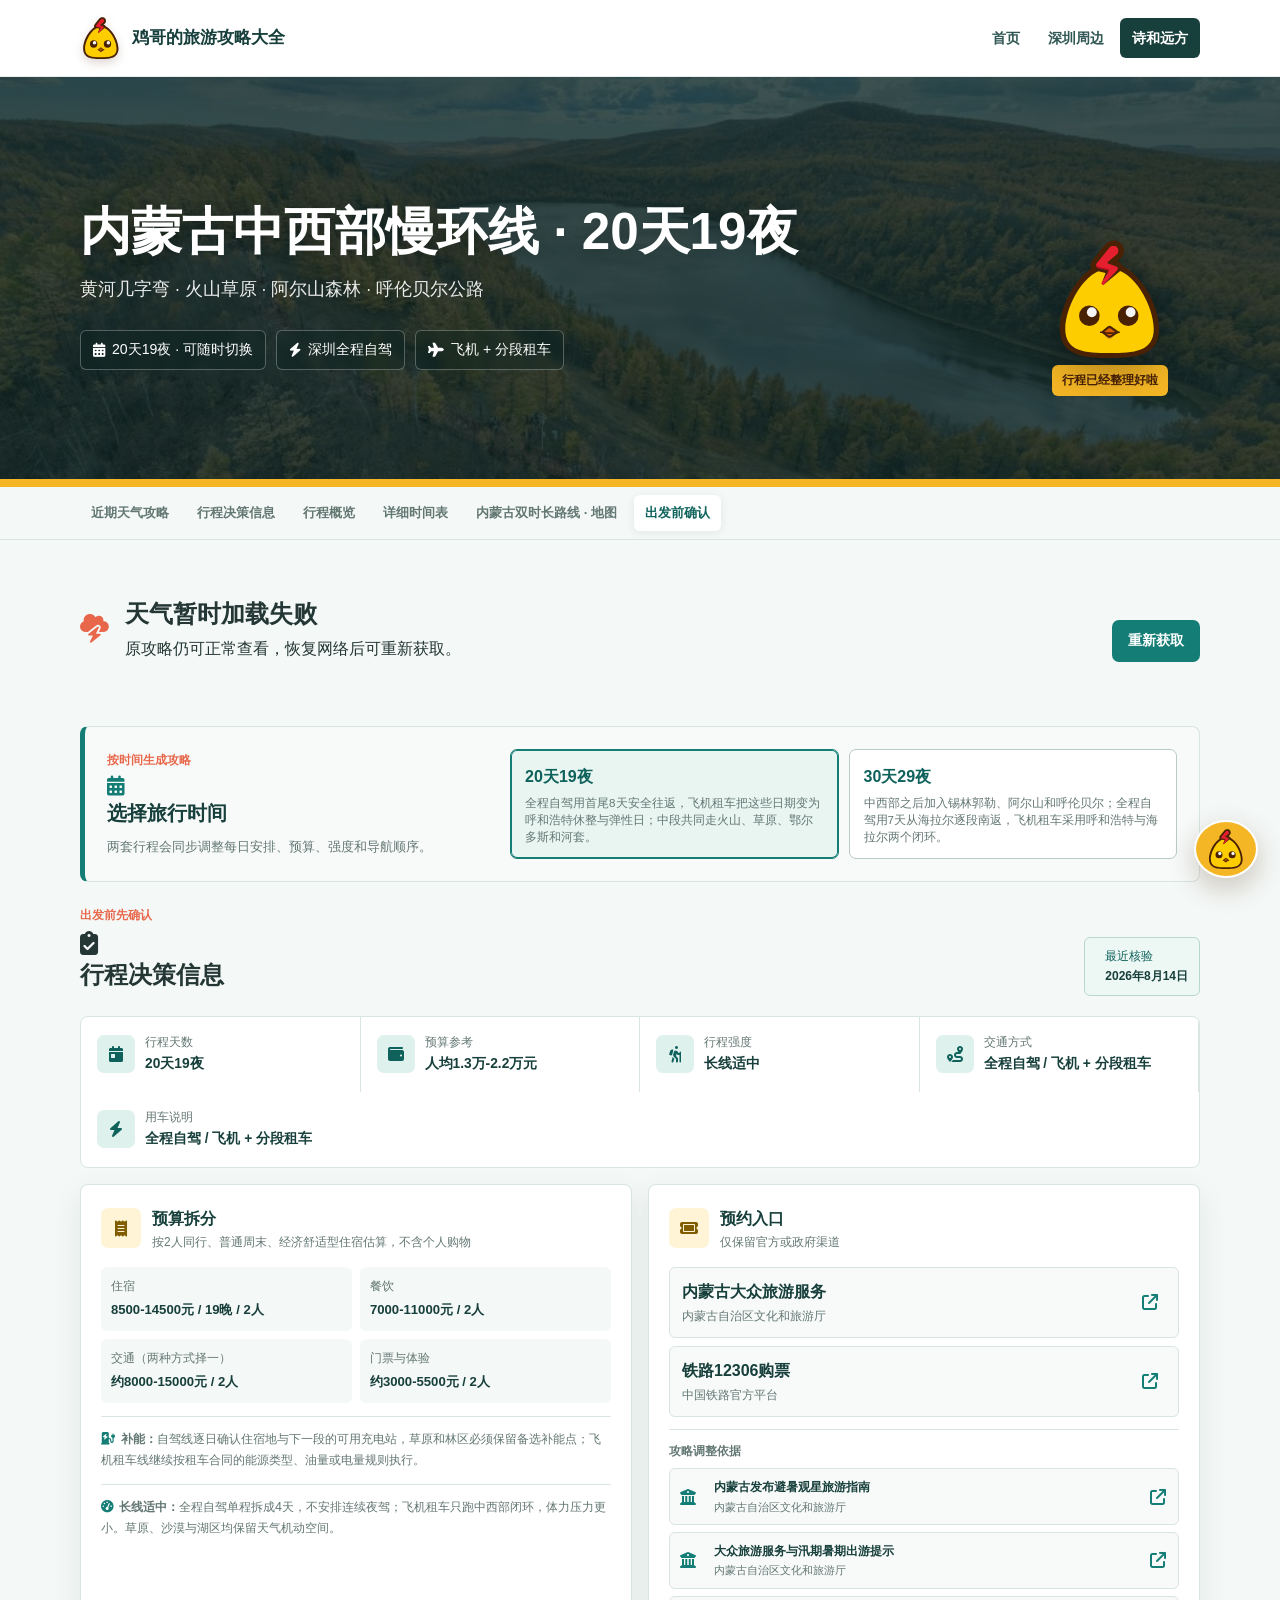
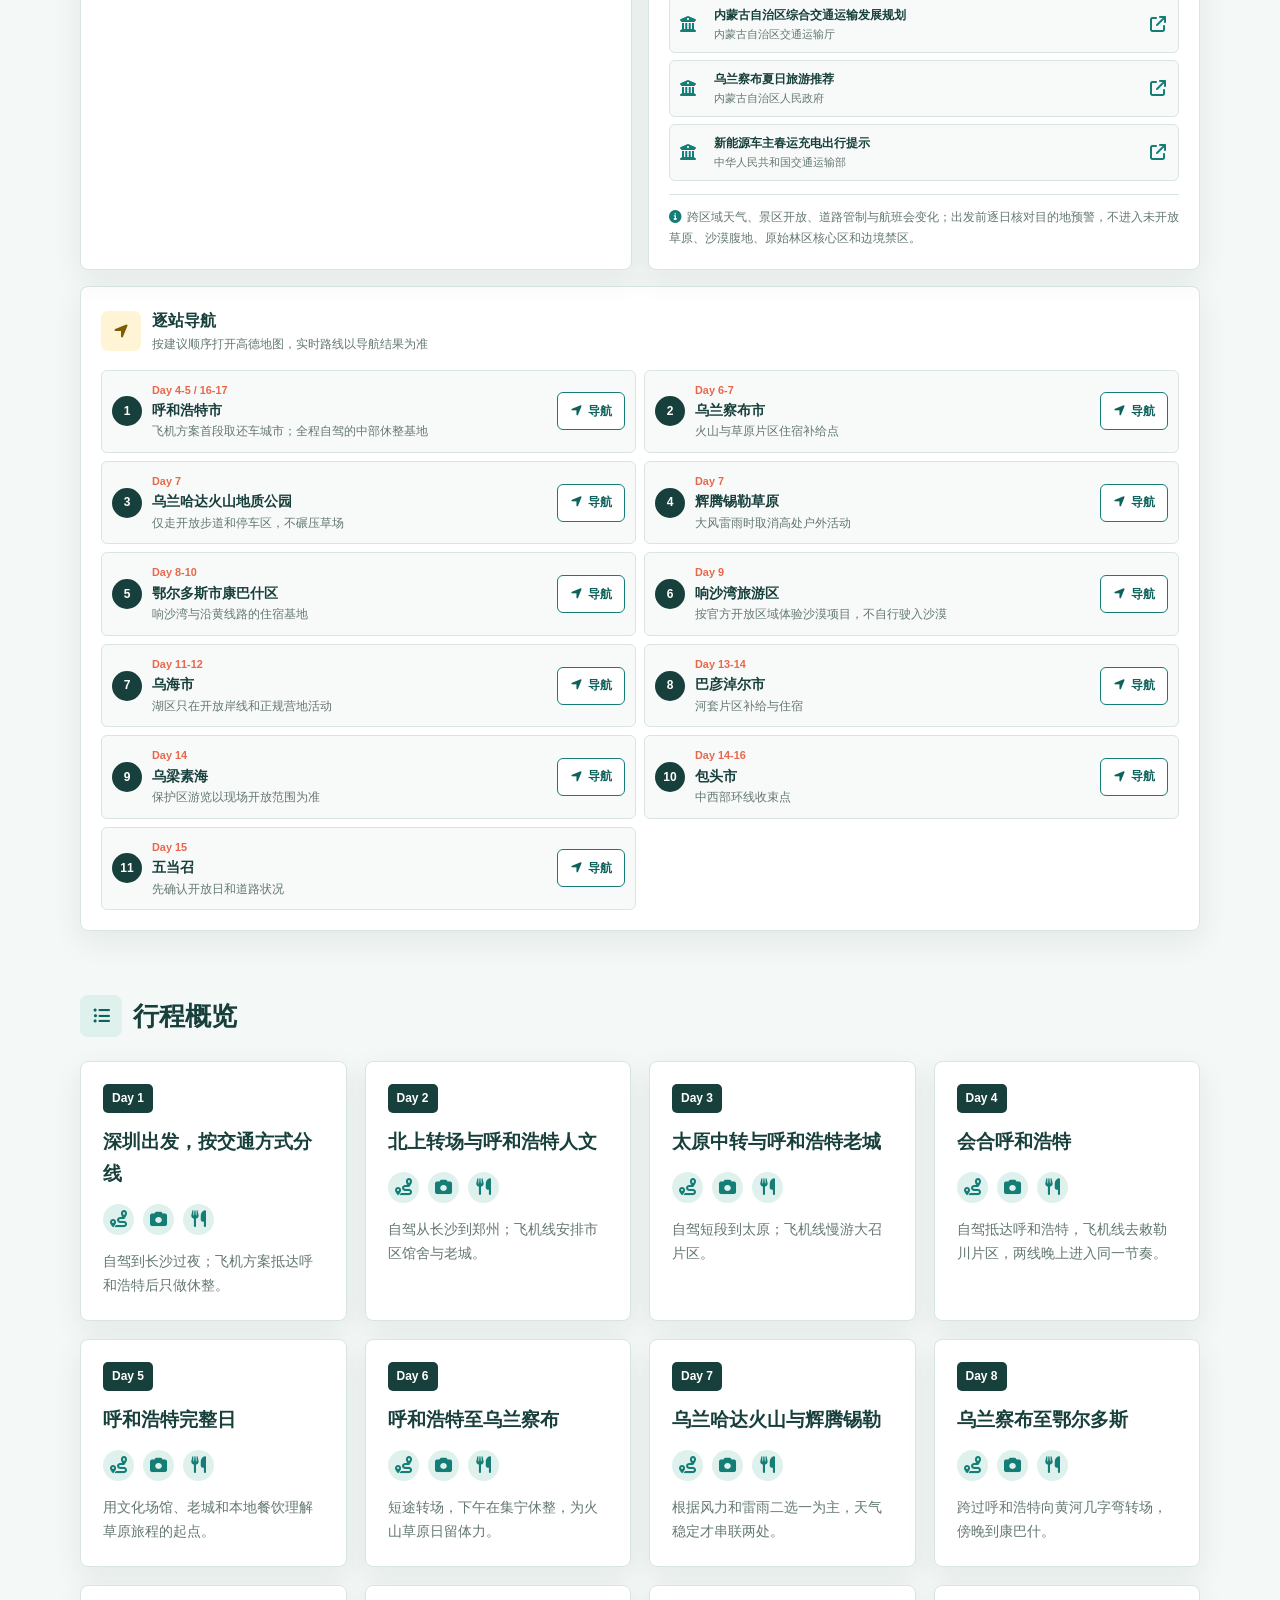
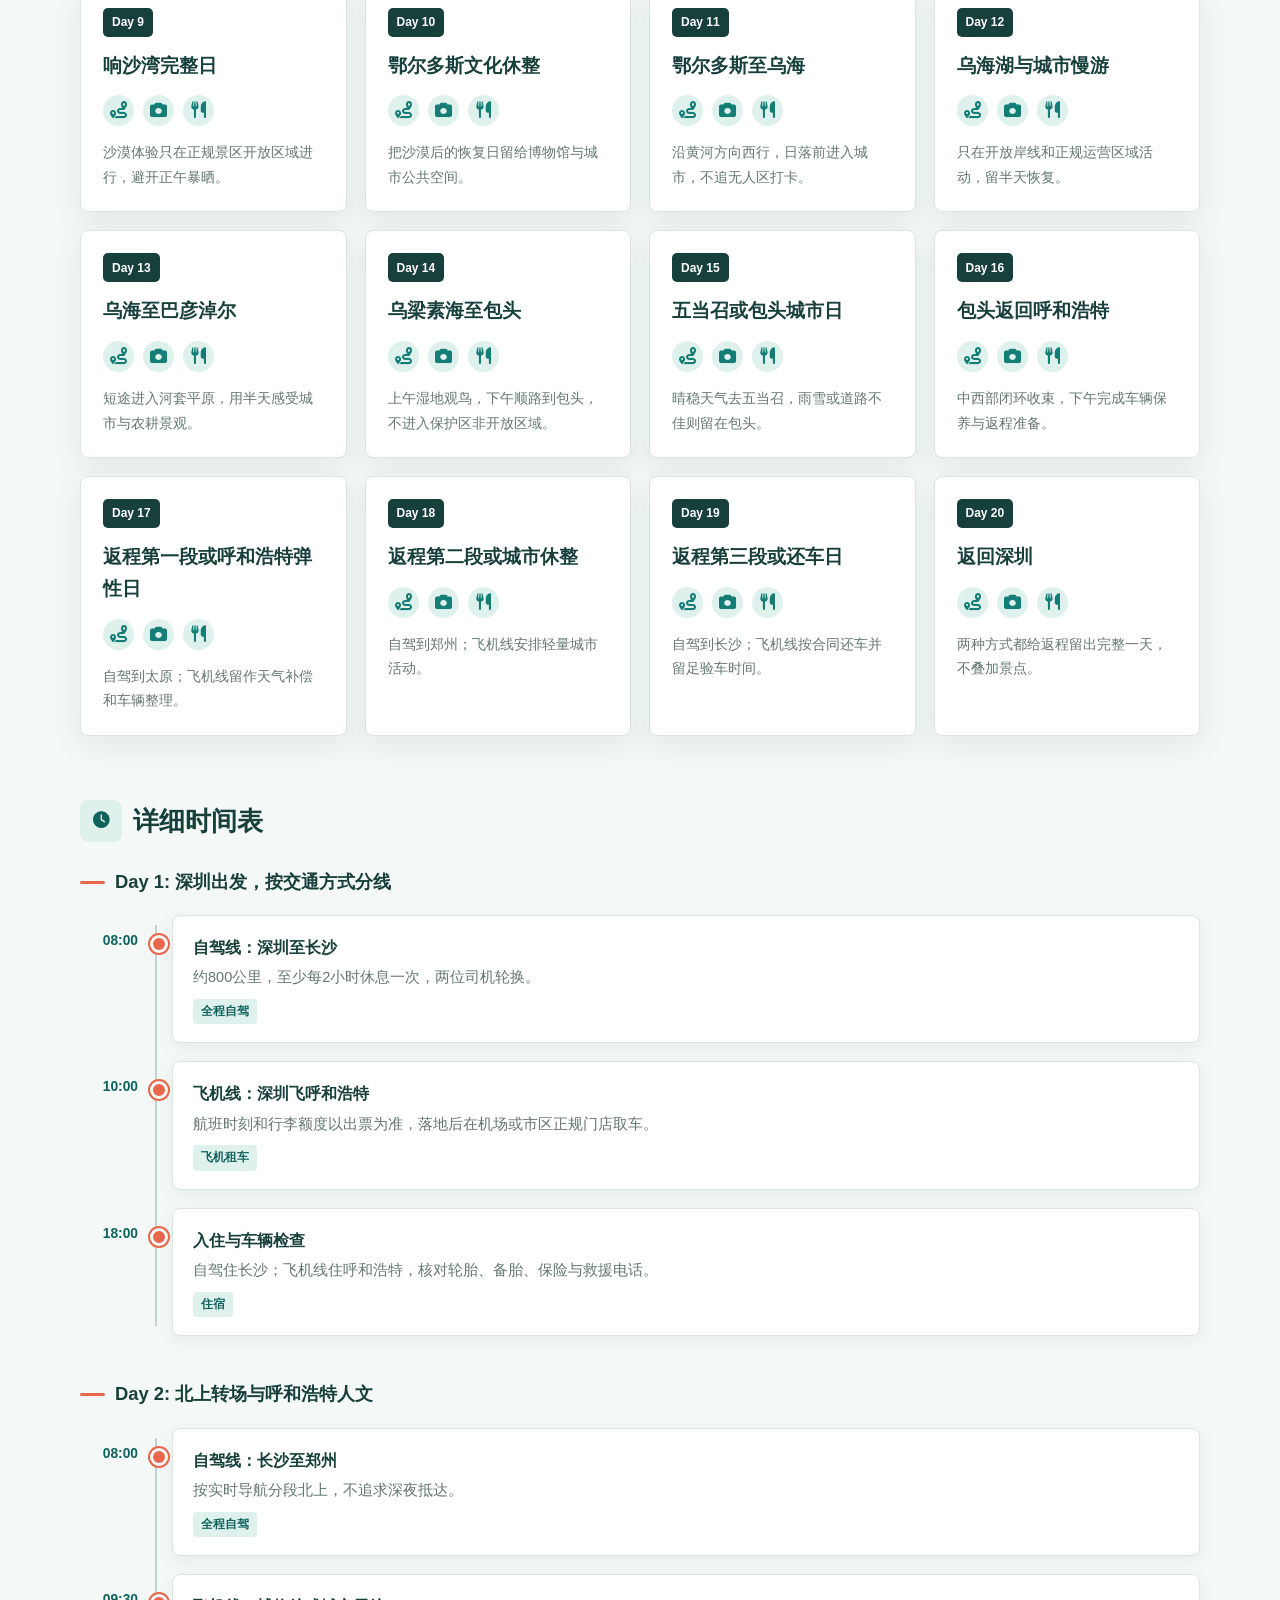
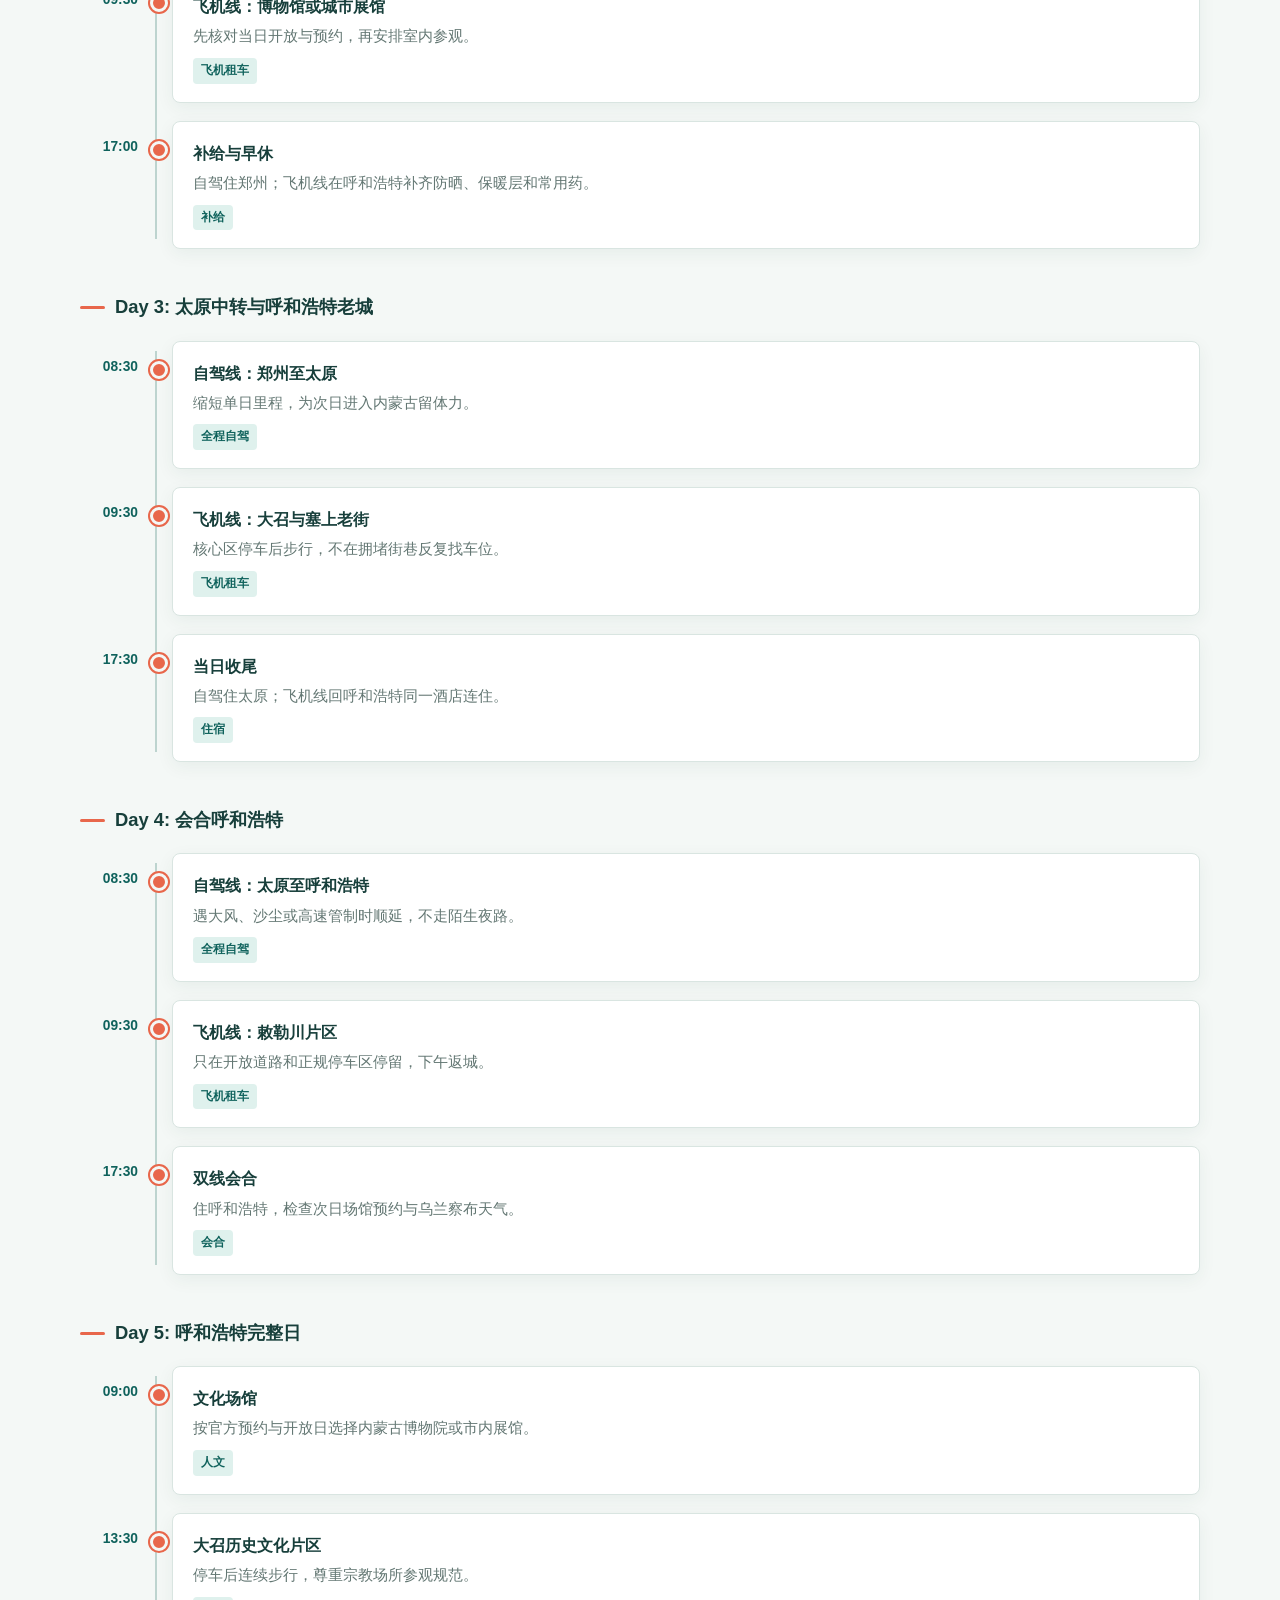
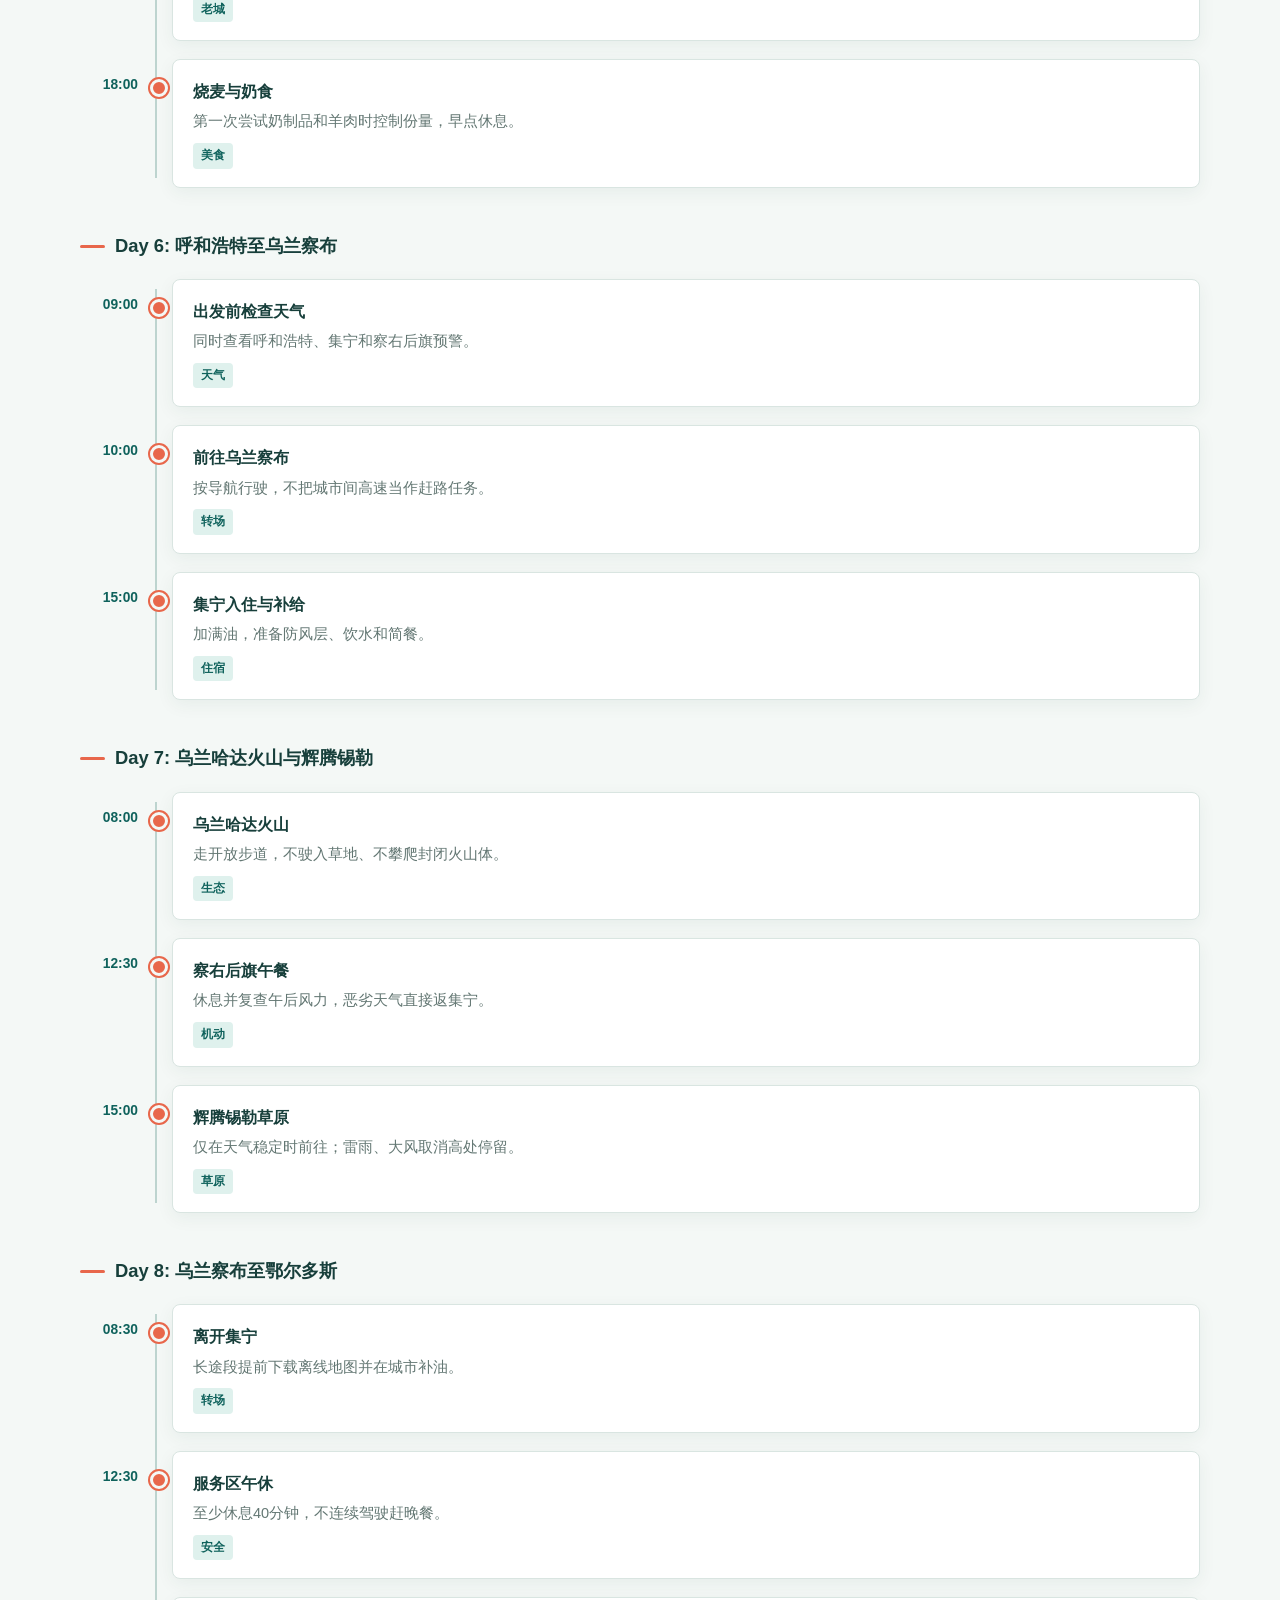
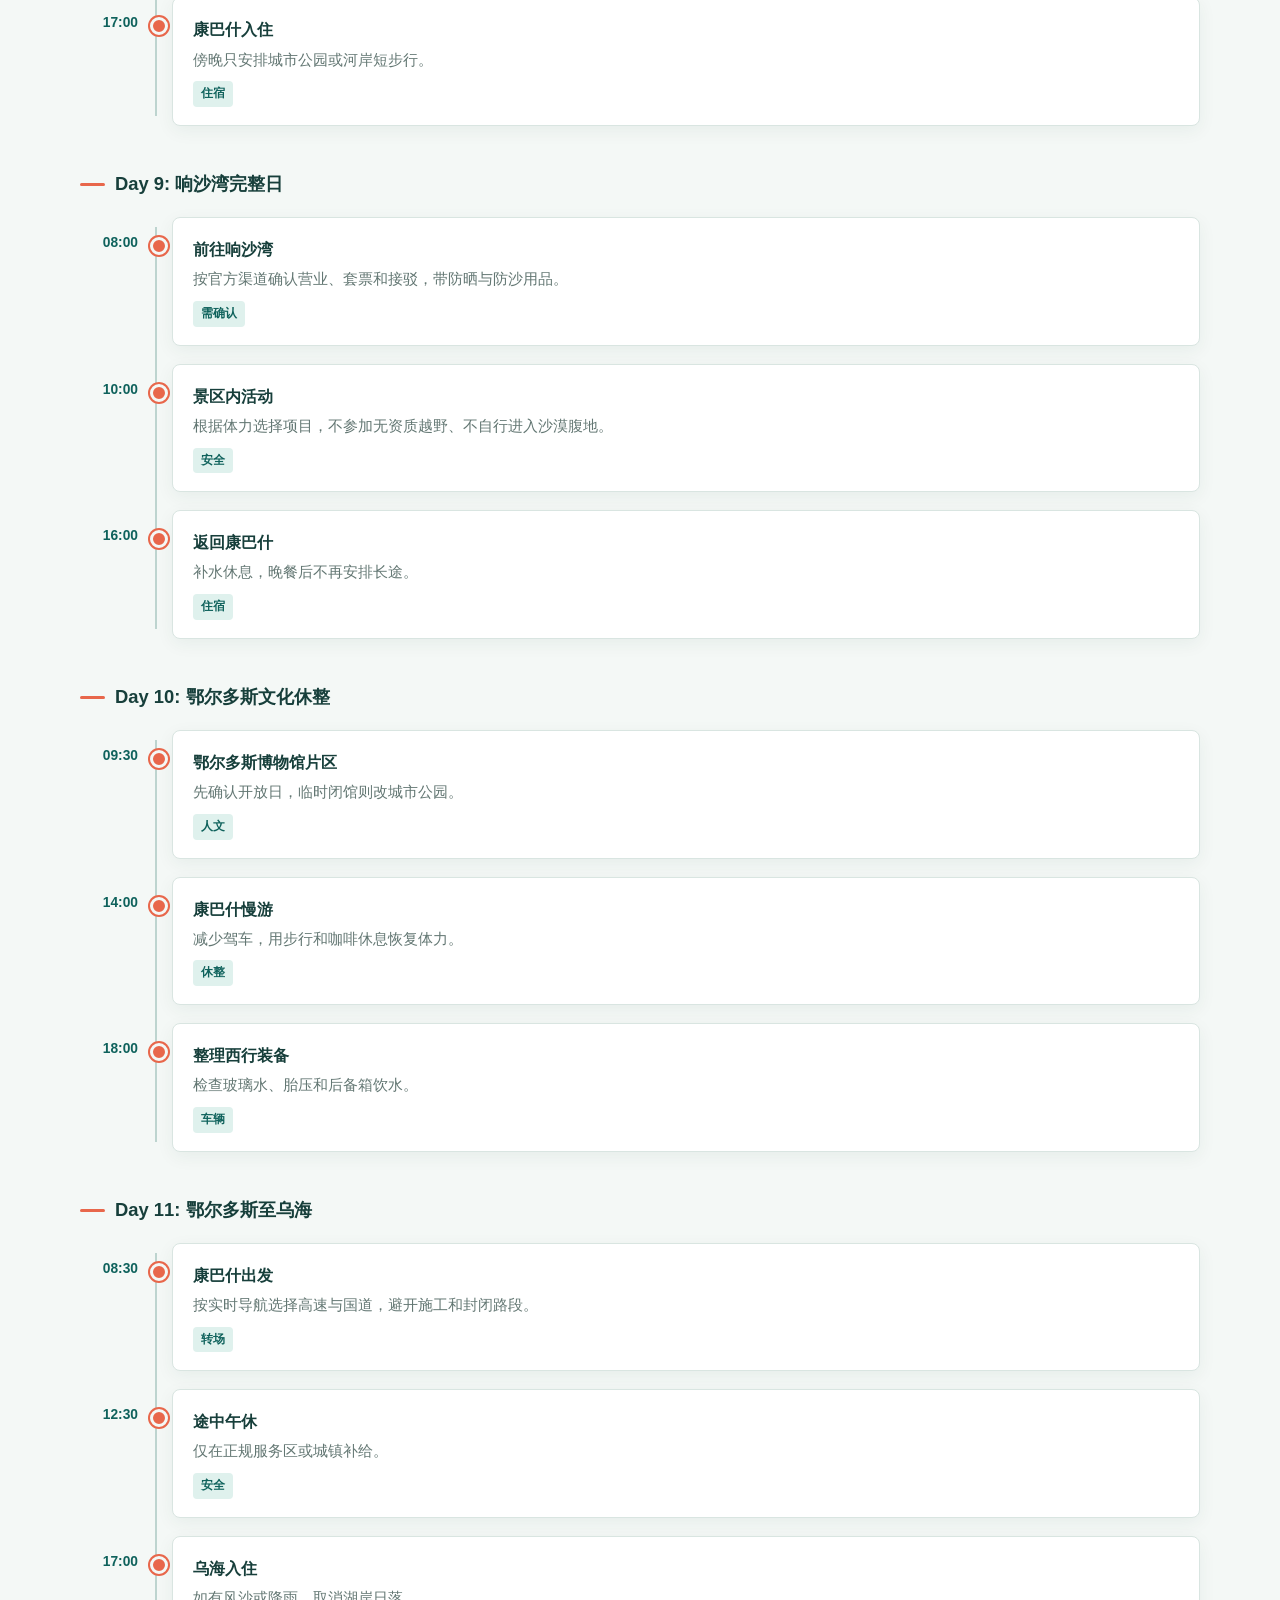
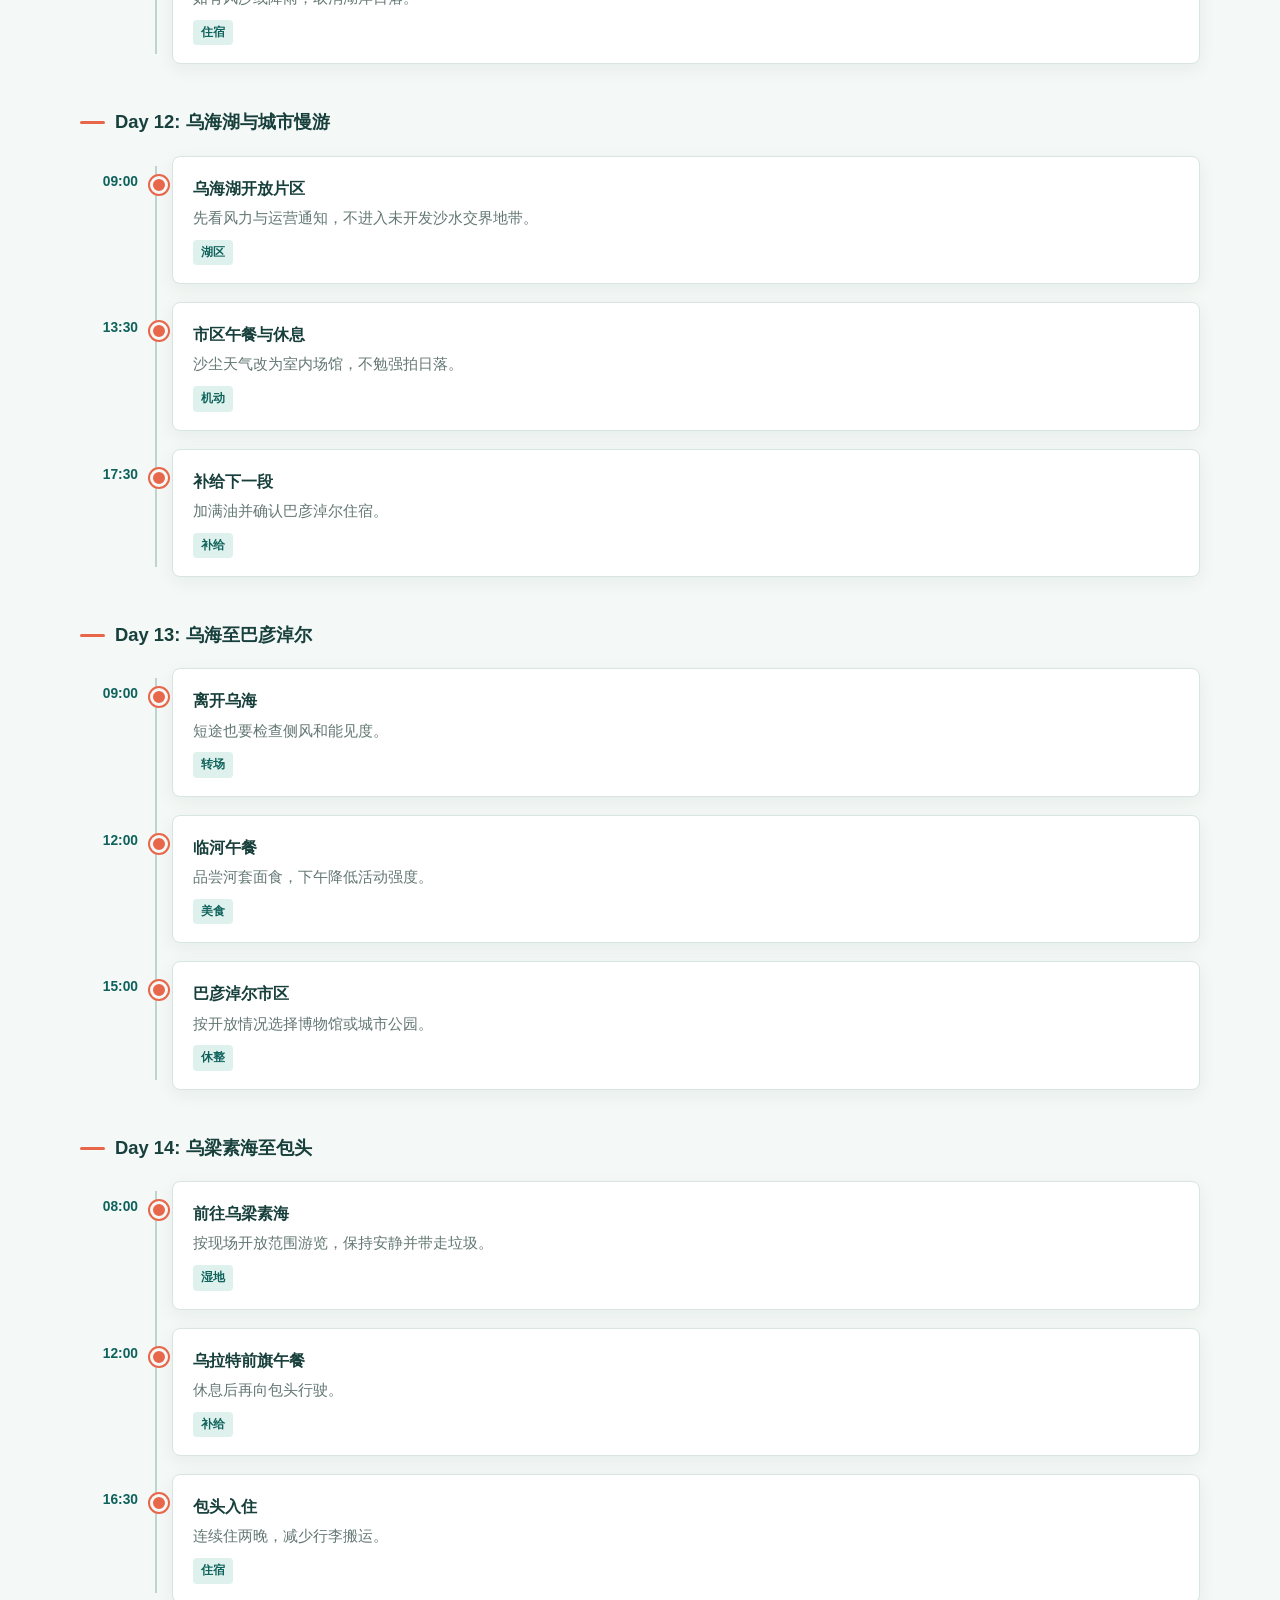
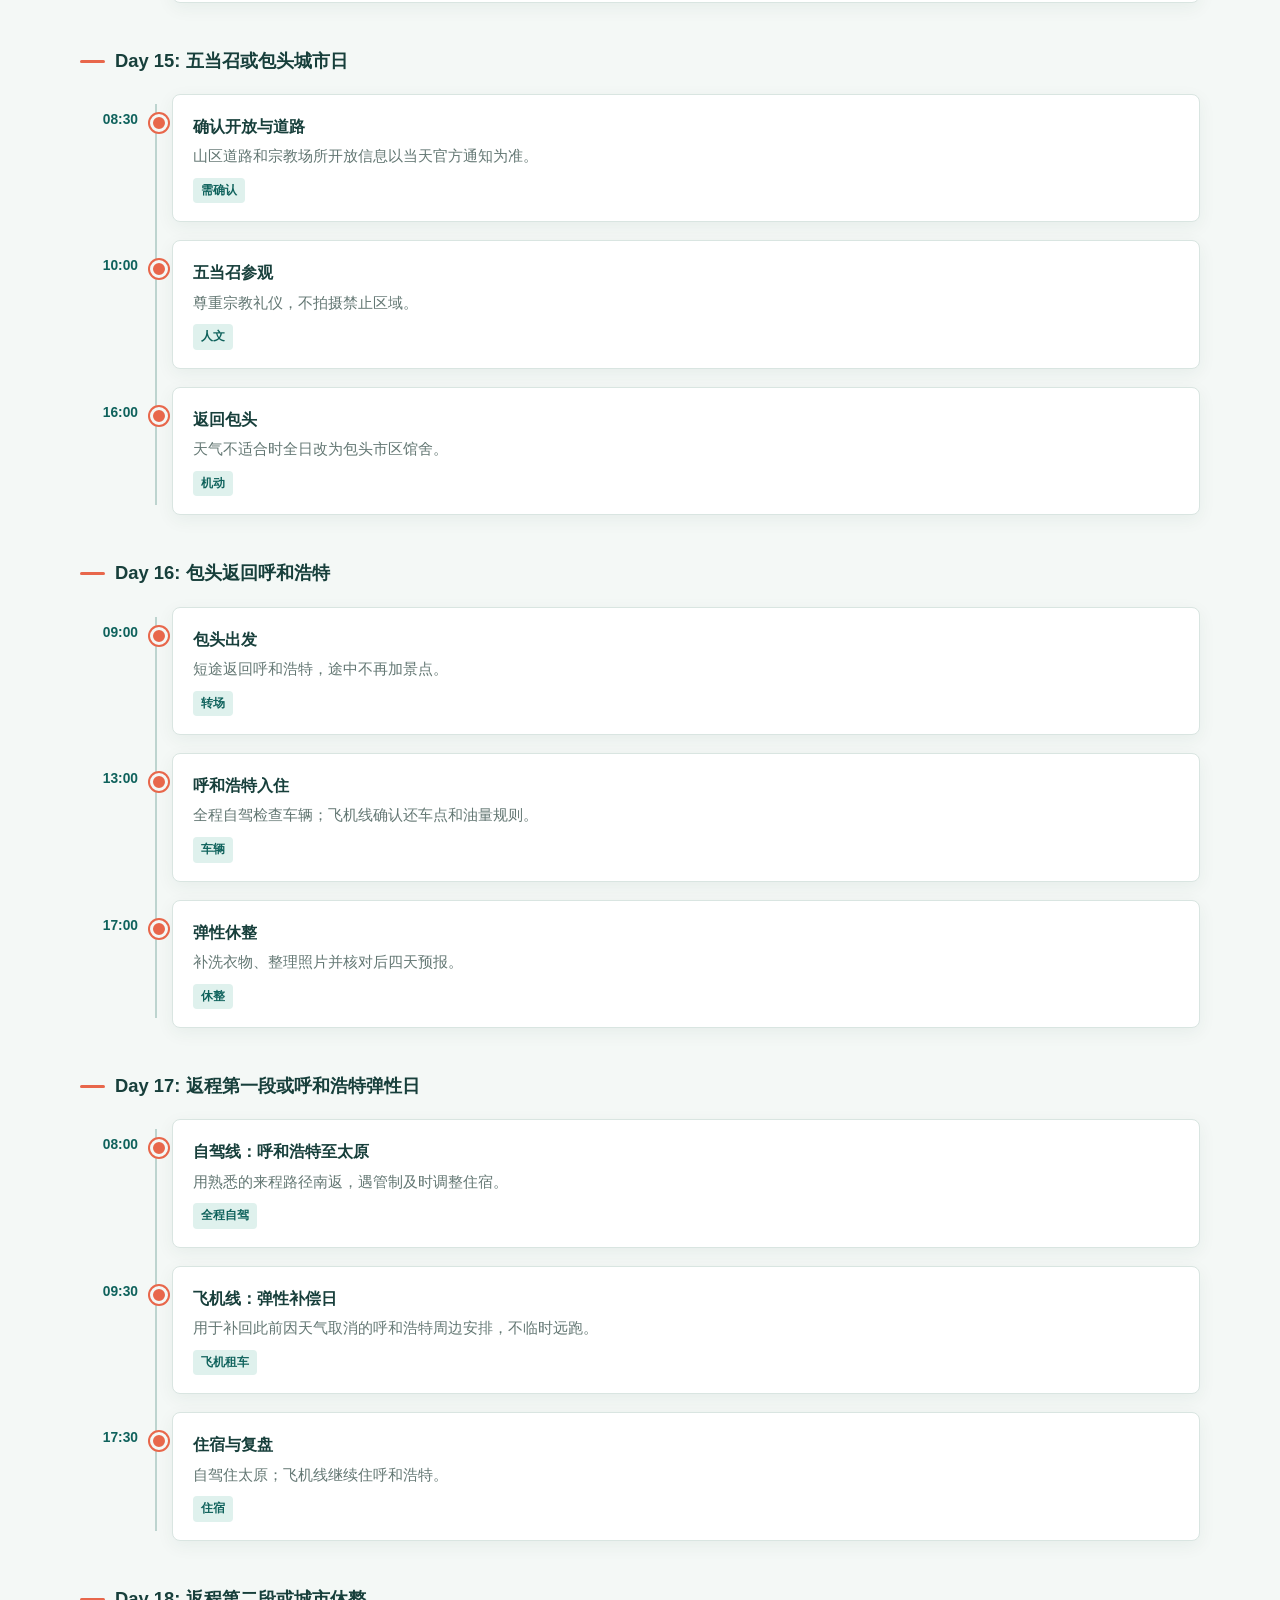
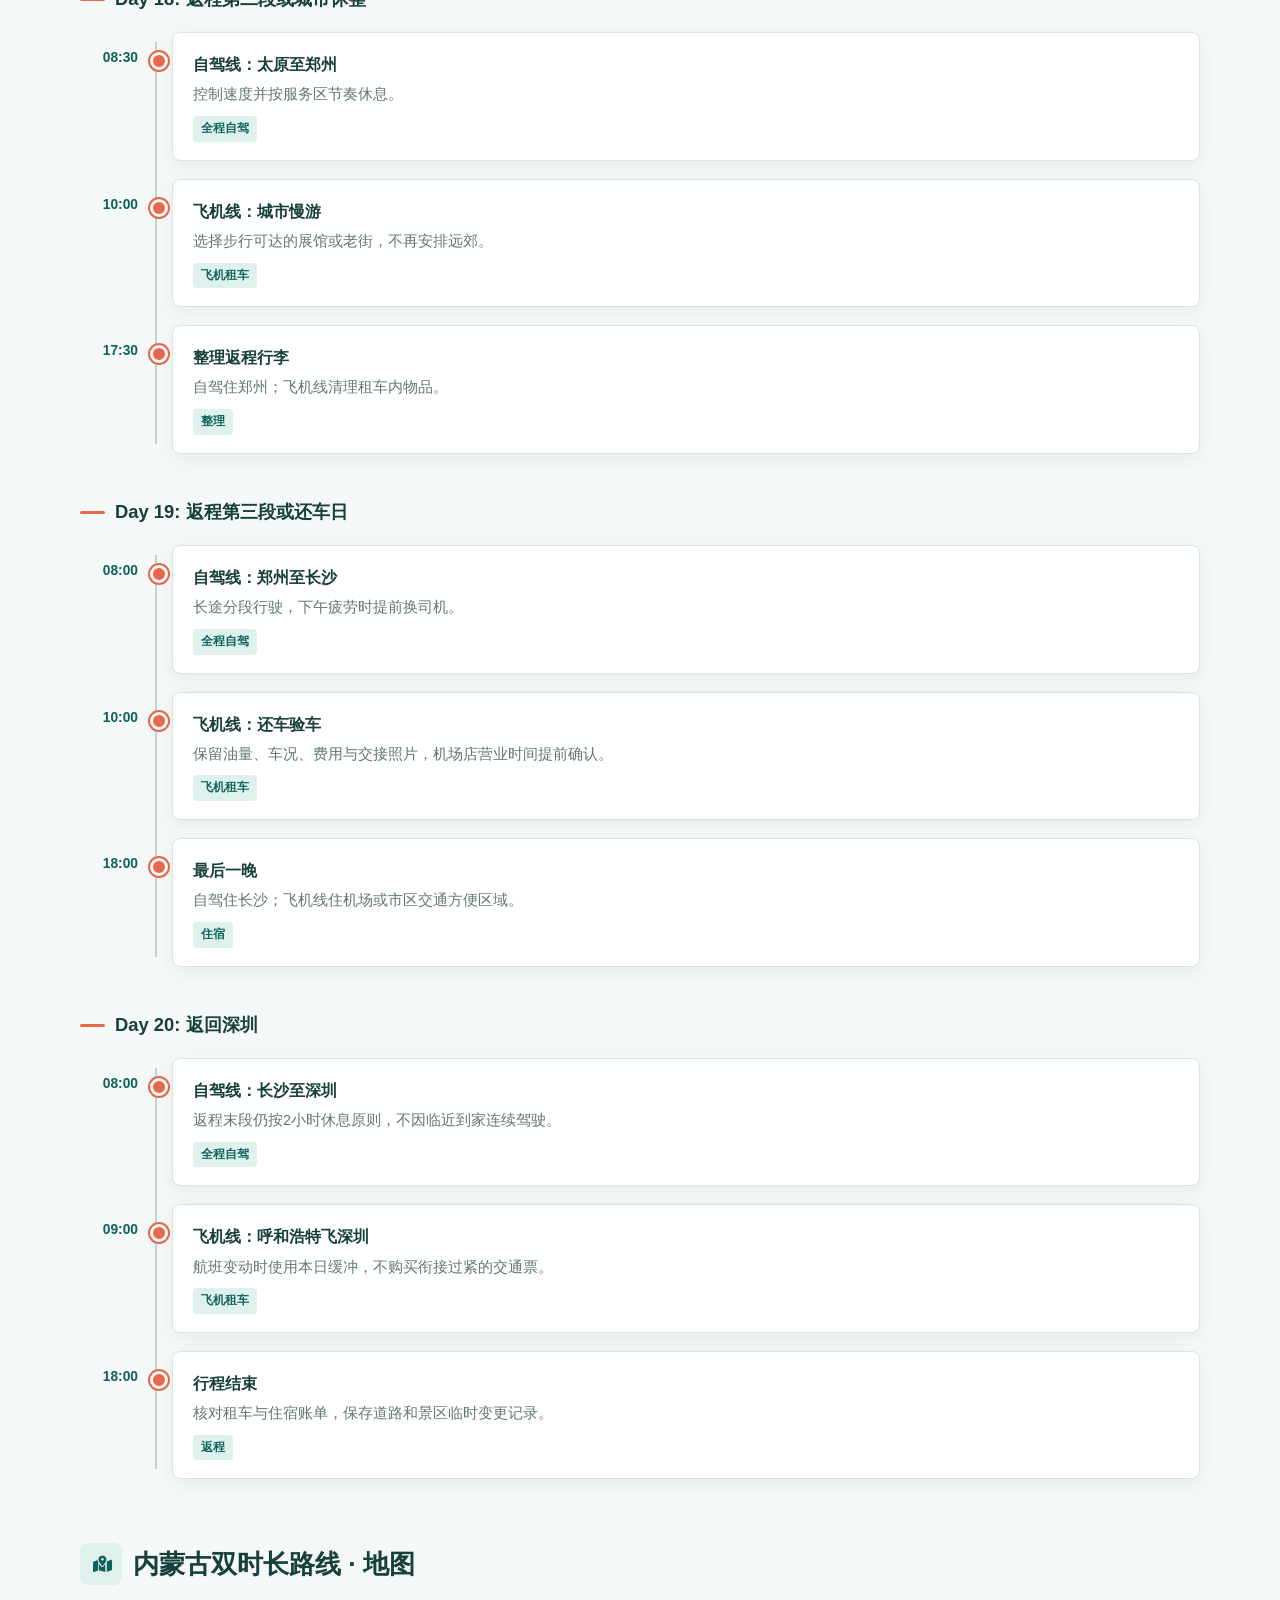
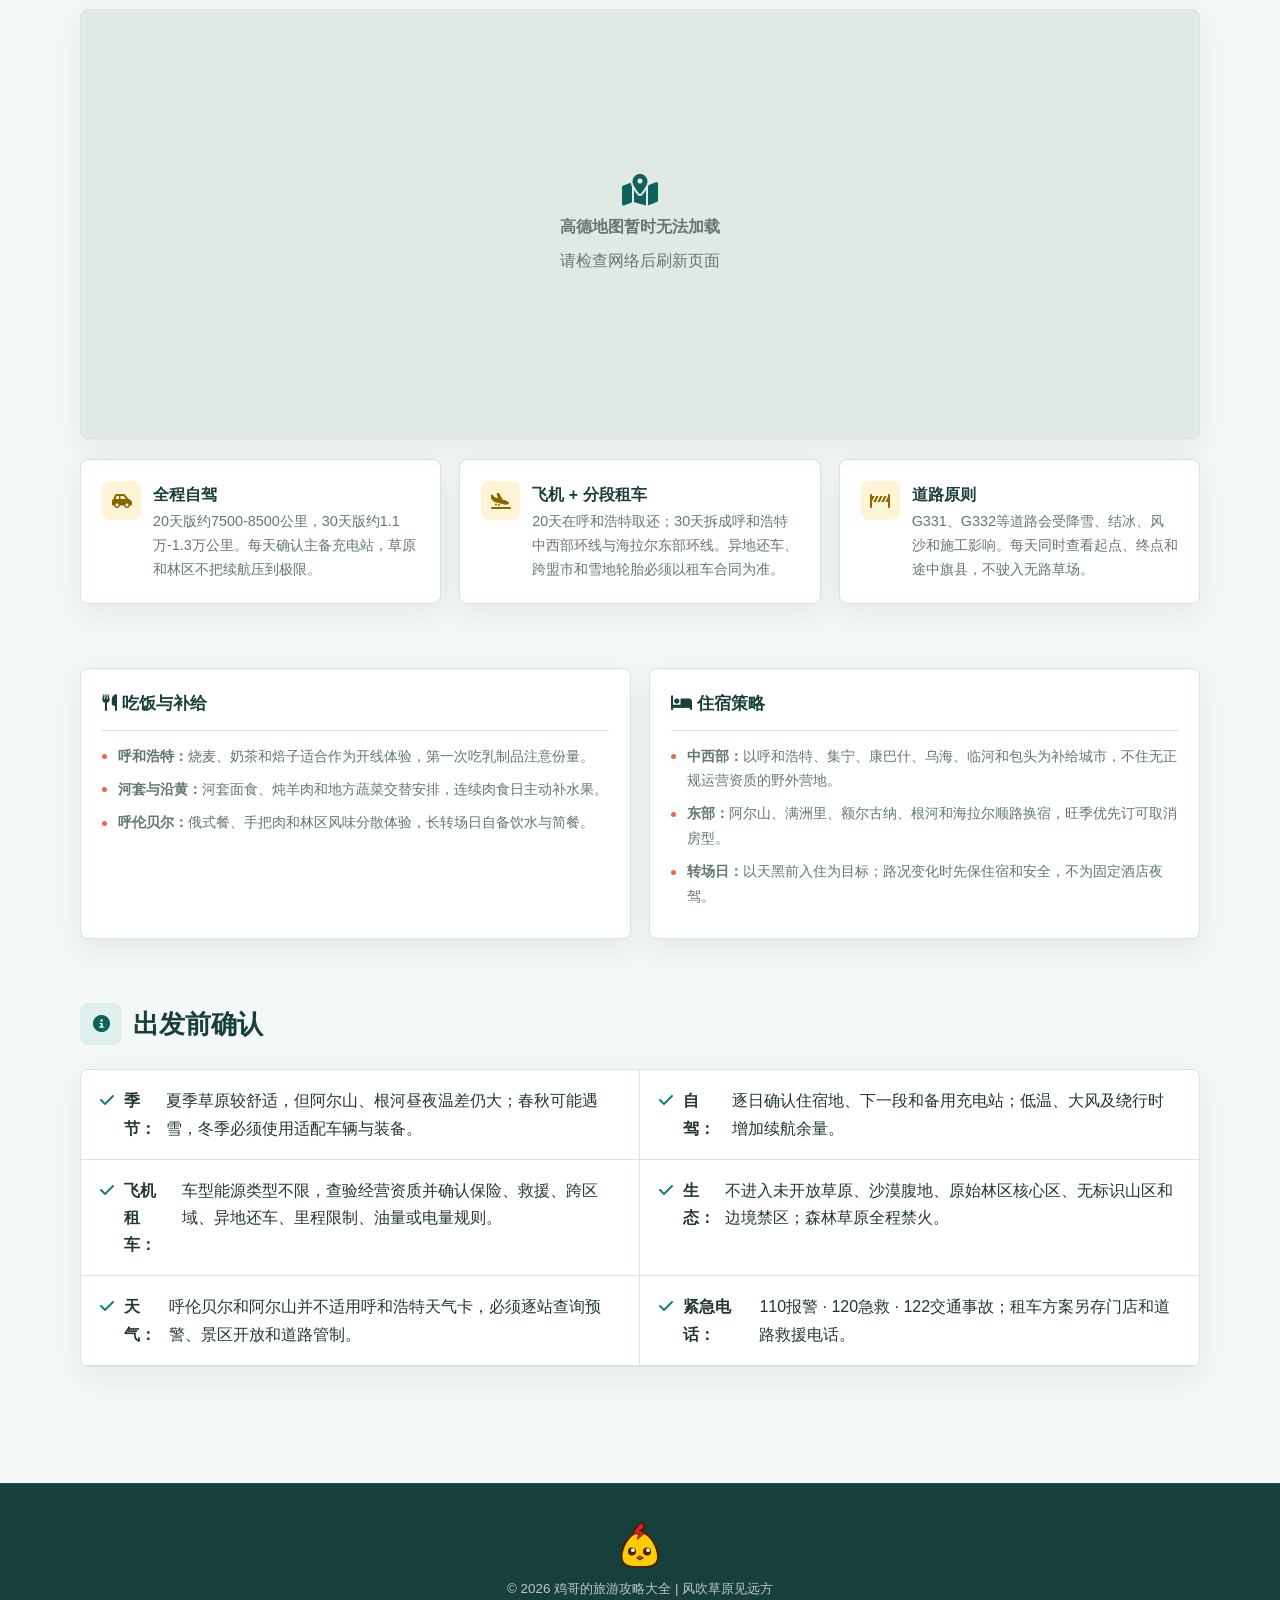
<file: routes/inner-mongolia.html>
<!DOCTYPE html>
<html lang="zh-CN">

<head>
  <meta charset="UTF-8">
  <meta name="viewport" content="width=device-width, initial-scale=1.0">
  <meta name="description" content="从深圳出发的内蒙古20天或30天旅行攻略，包含全程自驾与飞机加分段租车两种交通方案。">
  <title>内蒙古20天或30天自驾与飞机租车旅行攻略</title>
  <link rel="icon" type="image/svg+xml" href="../assets/img/title.svg">
  <link rel="stylesheet" href="https://cdnjs.cloudflare.com/ajax/libs/font-awesome/6.4.0/css/all.min.css">
  <link rel="stylesheet" href="../assets/css/style.css">
</head>

<body data-route-category="poetry-distance">
  <nav class="nav-bar">
    <div class="nav-container">
      <a href="../index.html" class="nav-brand"><img src="../assets/img/title.svg" alt="鸡哥的旅游攻略大全标志"
          style="width: 28px; height: 28px;"> 鸡哥的旅游攻略大全</a>
      <div class="nav-links">
        <a href="../index.html" class="nav-link">首页</a>
        <a href="../categories/shenzhen-nearby.html" class="nav-link" data-category="shenzhen-nearby">深圳周边</a>
        <a href="../categories/poetry-distance.html" class="nav-link" data-category="poetry-distance">诗和远方</a>
      </div>
    </div>
  </nav>

  <header class="hero"
    style="background-image: linear-gradient(rgba(0,0,0,0.42), rgba(0,0,0,0.5)), url('../assets/img/inner-mongolia-grassland.jpg'); background-size: cover; background-position: center 48%;">
    <div class="container">
      <h1>内蒙古中西部慢环线</h1>
      <p class="subtitle">黄河几字弯 · 火山草原 · 阿尔山森林 · 呼伦贝尔公路</p>
      <div class="meta-info">
        <span><i class="fas fa-calendar-alt"></i> 20天19夜 / 30天29夜</span>
        <span><i class="fas fa-bolt"></i> 深圳全程自驾</span>
        <span><i class="fas fa-plane"></i> 飞机 + 分段租车</span>
      </div>
      <div class="weather-widget">
        <h3><i class="fas fa-cloud-sun"></i> 呼和浩特近期天气</h3>
        <p id="weather-info">正在获取呼和浩特近期天气…</p>
        <p>内蒙古东西跨度大，本卡只代表中部；每天仍需分别查询起点、终点和中途旗县。</p>
      </div>
    </div>
  </header>

  <main class="container">
    <section class="overview-section">
      <h2><i class="fas fa-list-ul"></i> 行程概览</h2>
      <div class="grid-overview">
        <article class="day-card"><div class="day-header">Day 1-4</div><div class="day-title">深圳北上 / 飞抵呼和浩特</div><p>全程自驾按长沙、郑州、太原分段补能；飞机线先适应气候与检查租车。</p></article>
        <article class="day-card"><div class="day-header">Day 5-7</div><div class="day-title">呼和浩特 → 乌兰察布</div><p>城市人文、乌兰哈达火山和辉腾锡勒按天气组合。</p></article>
        <article class="day-card"><div class="day-header">Day 8-10</div><div class="day-title">鄂尔多斯与响沙湾</div><p>沙漠体验只在正规景区，康巴什留一个文化恢复日。</p></article>
        <article class="day-card"><div class="day-header">Day 11-16</div><div class="day-title">乌海 → 河套 → 包头</div><p>沿黄河西行，再经乌梁素海和五当召回到呼和浩特。</p></article>
        <article class="day-card"><div class="day-header">20天版</div><div class="day-title">Day 17-20 分段返深</div><p>自驾逐日南返；飞机线用弹性日补天气损失后还车返深。</p></article>
        <article class="day-card"><div class="day-header">30天版</div><div class="day-title">Day 12-17 双线东进</div><p>自驾经锡林郭勒、乌兰浩特；飞机线转飞海拉尔后租第二段车辆，两线会合阿尔山。</p></article>
        <article class="day-card"><div class="day-header">30天版</div><div class="day-title">Day 18-23 呼伦贝尔环线</div><p>沿331方向串联满洲里、额尔古纳、根河和莫尔格勒河。</p></article>
        <article class="day-card"><div class="day-header">30天版</div><div class="day-title">Day 24-30 安全返程</div><p>自驾用7天南返深圳；飞机线在海拉尔还车后飞回呼和浩特和深圳。</p></article>
      </div>
    </section>

    <section class="itinerary-section">
      <h2><i class="fas fa-clock"></i> 详细时间表</h2>
      <div class="day-detail">
        <h3 class="day-heading">Day 1-4：两种交通方式分线抵达</h3>
        <div class="timeline">
          <div class="timeline-item"><div class="time">08:00</div><div class="content"><h4>全程自驾分段北上</h4><p>深圳至呼和浩特拆为长沙、郑州、太原三次住宿，每晚优先补能并保留下一站备选充电点。</p><span class="tag">自驾</span></div></div>
          <div class="timeline-item"><div class="time">10:00</div><div class="content"><h4>飞机方案抵达取车</h4><p>在呼和浩特正规门店验车，核对保险、救援、油量和是否允许跨盟市。</p><span class="tag">飞机租车</span></div></div>
          <div class="timeline-item"><div class="time">17:30</div><div class="content"><h4>Day 4 双线会合</h4><p>两种方案都住呼和浩特，之后进入共同中西部环线。</p><span class="tag">会合</span></div></div>
        </div>
      </div>
      <div class="day-detail">
        <h3 class="day-heading">Day 5-10：火山、草原与鄂尔多斯</h3>
        <div class="timeline">
          <div class="timeline-item"><div class="time">09:00</div><div class="content"><h4>呼和浩特人文日</h4><p>场馆与老城按预约和实际开放安排，为长线保留恢复时间。</p><span class="tag">人文</span></div></div>
          <div class="timeline-item"><div class="time">08:00</div><div class="content"><h4>乌兰哈达与辉腾锡勒</h4><p>大风雷雨时二选一或全部取消，只走开放步道，不碾压草场。</p><span class="tag highlight">看天气</span></div></div>
          <div class="timeline-item"><div class="time">10:00</div><div class="content"><h4>响沙湾正规体验</h4><p>不参加无资质越野，不自行驶入沙漠腹地，次日留在康巴什恢复。</p><span class="tag">安全</span></div></div>
        </div>
      </div>
      <div class="day-detail">
        <h3 class="day-heading">Day 11-16：沿黄河几字弯回到中部</h3>
        <div class="timeline">
          <div class="timeline-item"><div class="time">08:30</div><div class="content"><h4>鄂尔多斯至乌海</h4><p>按实时道路西行，日落前入住，不追无人区机位。</p><span class="tag">转场</span></div></div>
          <div class="timeline-item"><div class="time">09:00</div><div class="content"><h4>河套与乌梁素海</h4><p>保护区只走开放范围，随后到包头连住并按天气选择五当召。</p><span class="tag">湿地</span></div></div>
          <div class="timeline-item"><div class="time">13:00</div><div class="content"><h4>中西部闭环收束</h4><p>20天版回呼和浩特准备返程；30天版开始向东分线。</p><span class="tag">分线</span></div></div>
        </div>
      </div>
      <div class="day-detail">
        <h3 class="day-heading">30天版 Day 12-23：阿尔山与呼伦贝尔</h3>
        <div class="timeline">
          <div class="timeline-item"><div class="time">08:00</div><div class="content"><h4>两种方式东进</h4><p>自驾经锡林浩特、乌兰浩特；飞机线回呼和浩特还车后飞海拉尔，再租第二段车辆。</p><span class="tag">双交通</span></div></div>
          <div class="timeline-item"><div class="time">07:30</div><div class="content"><h4>阿尔山森林完整日</h4><p>按景区接驳与开放步道游览，林区严禁明火，风雨雪时缩短行程。</p><span class="tag highlight">需确认</span></div></div>
          <div class="timeline-item"><div class="time">08:00</div><div class="content"><h4>沿331方向至海拉尔</h4><p>串联满洲里、额尔古纳、根河与莫尔格勒河，只走正规道路和开放景区。</p><span class="tag">公路</span></div></div>
        </div>
      </div>
      <div class="day-detail">
        <h3 class="day-heading">返程：给天气和道路留下真实余量</h3>
        <div class="timeline">
          <div class="timeline-item"><div class="time">08:00</div><div class="content"><h4>20天自驾分4天返深</h4><p>呼和浩特经太原、郑州、长沙回深圳，每天按续航补能并保持固定休息。</p><span class="tag">自驾</span></div></div>
          <div class="timeline-item"><div class="time">08:00</div><div class="content"><h4>30天自驾分7天返深</h4><p>海拉尔经齐齐哈尔、沈阳、天津、郑州、武汉、长沙逐段南返，逐日确认充电站状态。</p><span class="tag">自驾</span></div></div>
          <div class="timeline-item"><div class="time">09:00</div><div class="content"><h4>飞机线闭环还车</h4><p>20天版呼和浩特取还；30天版海拉尔第二段还车后乘机衔接，不默认异地还车。</p><span class="tag">飞机租车</span></div></div>
        </div>
      </div>
    </section>

    <section class="map-section">
      <h2><i class="fas fa-map-marked-alt"></i> 内蒙古双时长路线 · 地图</h2>
      <div id="map"></div>
      <div class="transport-tips">
        <div class="tip-card">
          <i class="fas fa-car-side"></i>
          <div><h4>全程自驾</h4><p>20天版约7500-8500公里，30天版约1.1万-1.3万公里。每天确认主备充电站，草原和林区不把续航压到极限。</p></div>
        </div>
        <div class="tip-card">
          <i class="fas fa-plane-arrival"></i>
          <div><h4>飞机 + 分段租车</h4><p>20天在呼和浩特取还；30天拆成呼和浩特中西部环线与海拉尔东部环线。异地还车、跨盟市和雪地轮胎必须以租车合同为准。</p></div>
        </div>
        <div class="tip-card">
          <i class="fas fa-road-barrier"></i>
          <div><h4>道路原则</h4><p>G331、G332等道路会受降雪、结冰、风沙和施工影响。每天同时查看起点、终点和途中旗县，不驶入无路草场。</p></div>
        </div>
      </div>
    </section>

    <section class="info-grid">
      <div class="info-card dining">
        <h3><i class="fas fa-utensils"></i> 吃饭与补给</h3>
        <ul>
          <li><strong>呼和浩特：</strong>烧麦、奶茶和焙子适合作为开线体验，第一次吃乳制品注意份量。</li>
          <li><strong>河套与沿黄：</strong>河套面食、炖羊肉和地方蔬菜交替安排，连续肉食日主动补水果。</li>
          <li><strong>呼伦贝尔：</strong>俄式餐、手把肉和林区风味分散体验，长转场日自备饮水与简餐。</li>
        </ul>
      </div>
      <div class="info-card accommodation">
        <h3><i class="fas fa-bed"></i> 住宿策略</h3>
        <ul>
          <li><strong>中西部：</strong>以呼和浩特、集宁、康巴什、乌海、临河和包头为补给城市，不住无正规运营资质的野外营地。</li>
          <li><strong>东部：</strong>阿尔山、满洲里、额尔古纳、根河和海拉尔顺路换宿，旺季优先订可取消房型。</li>
          <li><strong>转场日：</strong>以天黑前入住为目标；路况变化时先保住宿和安全，不为固定酒店夜驾。</li>
        </ul>
      </div>
    </section>

    <section class="tips-section">
      <h2><i class="fas fa-circle-info"></i> 出发前确认</h2>
      <ul class="tips-list">
        <li><i class="fas fa-check"></i> <strong>季节：</strong>夏季草原较舒适，但阿尔山、根河昼夜温差仍大；春秋可能遇雪，冬季必须使用适配车辆与装备。</li>
        <li><i class="fas fa-check"></i> <strong>自驾：</strong>逐日确认住宿地、下一段和备用充电站；低温、大风及绕行时增加续航余量。</li>
        <li><i class="fas fa-check"></i> <strong>飞机租车：</strong>车型能源类型不限，查验经营资质并确认保险、救援、跨区域、异地还车、里程限制、油量或电量规则。</li>
        <li><i class="fas fa-check"></i> <strong>生态：</strong>不进入未开放草原、沙漠腹地、原始林区核心区、无标识山区和边境禁区；森林草原全程禁火。</li>
        <li><i class="fas fa-check"></i> <strong>天气：</strong>呼伦贝尔和阿尔山并不适用呼和浩特天气卡，必须逐站查询预警、景区开放和道路管制。</li>
        <li><i class="fas fa-check"></i> <strong>紧急电话：</strong>110报警 · 120急救 · 122交通事故；租车方案另存门店和道路救援电话。</li>
      </ul>
    </section>
  </main>

  <footer>
    <p>&copy; 2026 鸡哥的旅游攻略大全 | 风吹草原见远方</p>
  </footer>

  <script src="../assets/js/common.js"></script>
  <script>
    const locations = [
      { name: '呼和浩特', coords: [40.84149, 111.75199], desc: '中部环线取还车与补给基地', day: 'Day 4-5 / 16' },
      { name: '乌兰哈达火山', coords: [41.5084, 113.1226], desc: '开放火山步道', day: 'Day 7' },
      { name: '鄂尔多斯康巴什', coords: [39.6083, 109.7813], desc: '响沙湾住宿基地', day: 'Day 8-10' },
      { name: '响沙湾', coords: [40.244, 109.965], desc: '正规沙漠景区', day: 'Day 9' },
      { name: '乌海', coords: [39.655, 106.7942], desc: '沿黄西部节点', day: 'Day 11-12' },
      { name: '乌梁素海', coords: [40.948, 108.823], desc: '河套湿地', day: 'Day 14 / 11' },
      { name: '包头', coords: [40.6574, 109.8403], desc: '中西部环线收束点', day: 'Day 14-16 / 11-12' },
      { name: '锡林浩特', coords: [43.944, 116.067], desc: '30天自驾东进节点', day: 'Day 12-14' },
      { name: '乌兰浩特', coords: [46.078, 122.068], desc: '30天自驾中转', day: 'Day 14-16' },
      { name: '阿尔山', coords: [47.177, 119.943], desc: '森林草原转换点', day: 'Day 16-18' },
      { name: '满洲里', coords: [49.5978, 117.3785], desc: '边境城市', day: 'Day 19-20' },
      { name: '额尔古纳', coords: [50.24, 120.18], desc: '湿地与331公路节点', day: 'Day 21-22' },
      { name: '根河', coords: [50.78, 121.52], desc: '大兴安岭林区', day: 'Day 22-23' },
      { name: '海拉尔', coords: [49.2122, 119.7363], desc: '东部环线取还车与返程点', day: 'Day 23-29' }
    ];

    const routes = [
      { name: '20天中西部环线', path: [[40.84149, 111.75199], [41.5084, 113.1226], [39.6083, 109.7813], [40.244, 109.965], [39.655, 106.7942], [40.948, 108.823], [40.6574, 109.8403], [40.84149, 111.75199]], color: 'orange' },
      { name: '30天自驾东进线', path: [[40.6574, 109.8403], [43.944, 116.067], [46.078, 122.068], [47.177, 119.943]], color: 'green' },
      { name: '呼伦贝尔331环线', path: [[47.177, 119.943], [49.5978, 117.3785], [50.24, 120.18], [50.78, 121.52], [49.2122, 119.7363]], color: 'blue' }
    ];

    document.addEventListener('DOMContentLoaded', () => {
      initMap('map', locations, routes);
    });
  </script>
</body>

</html>
</file>
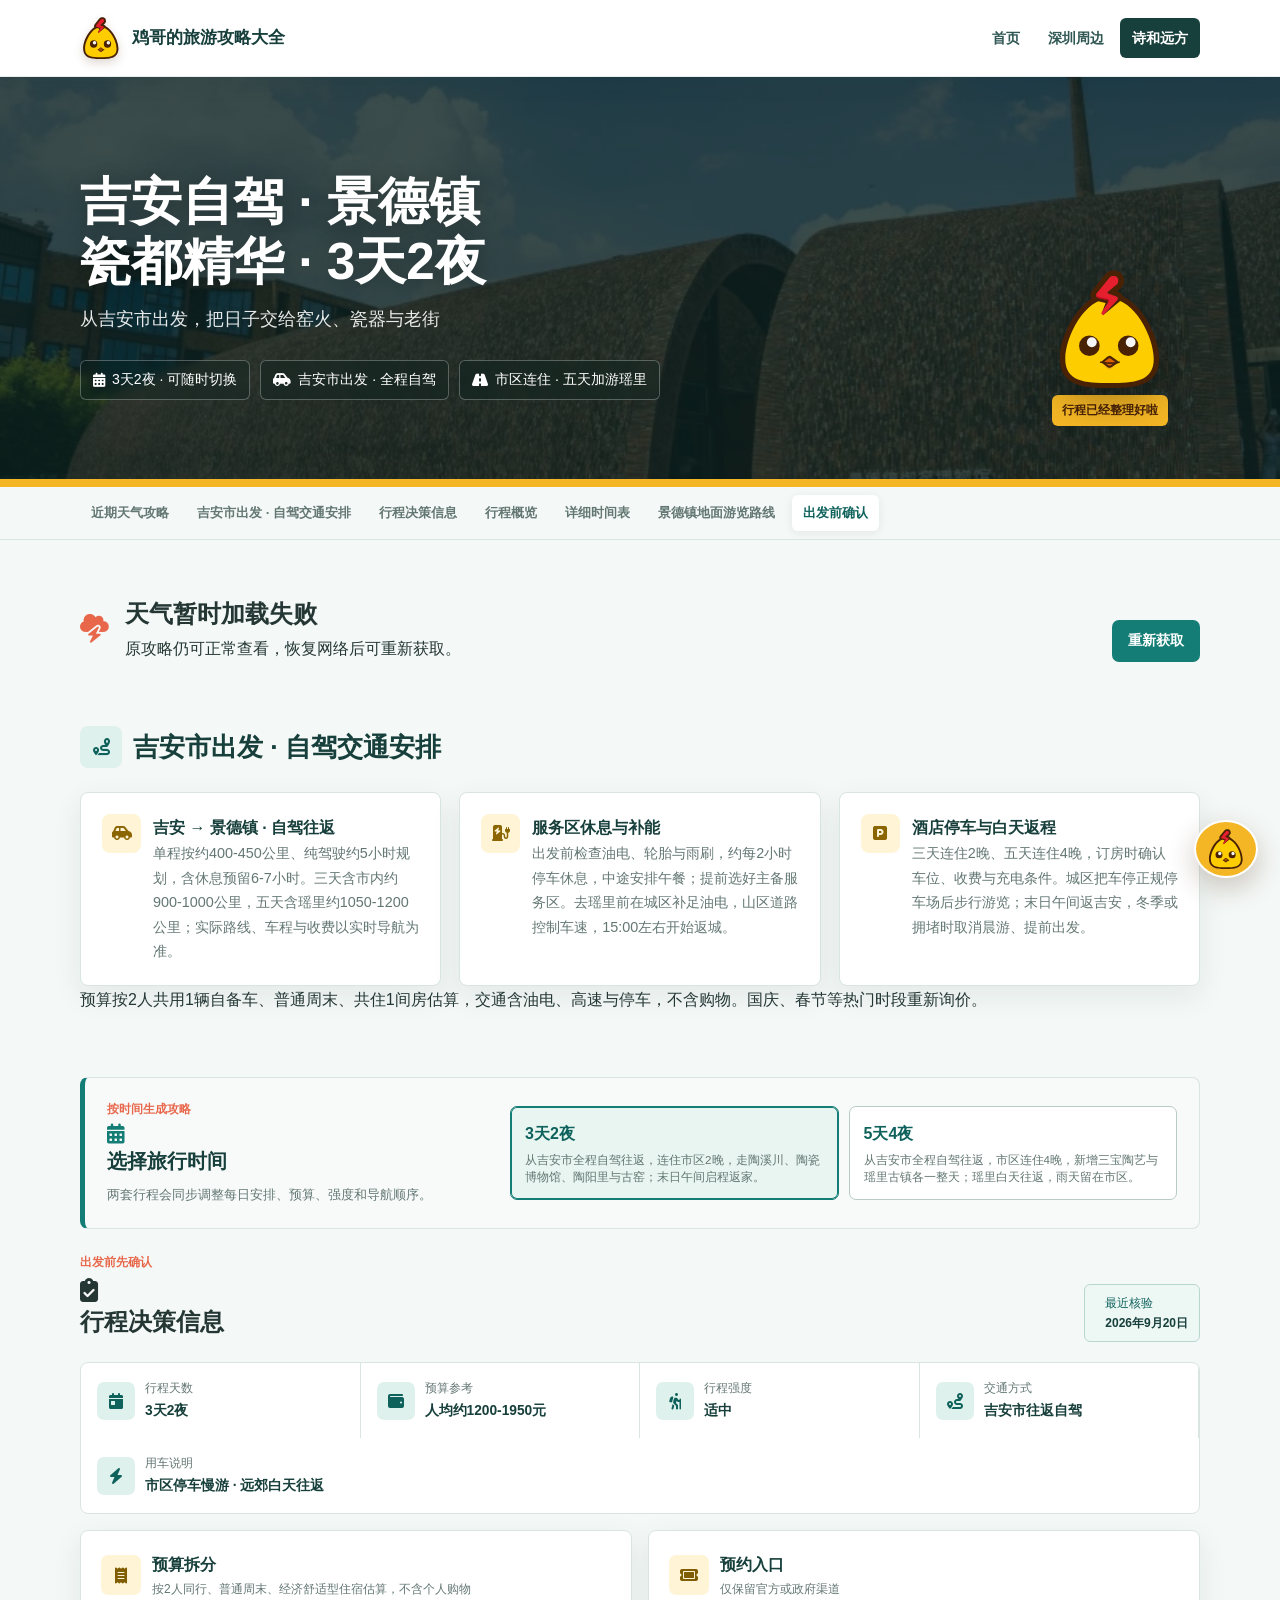
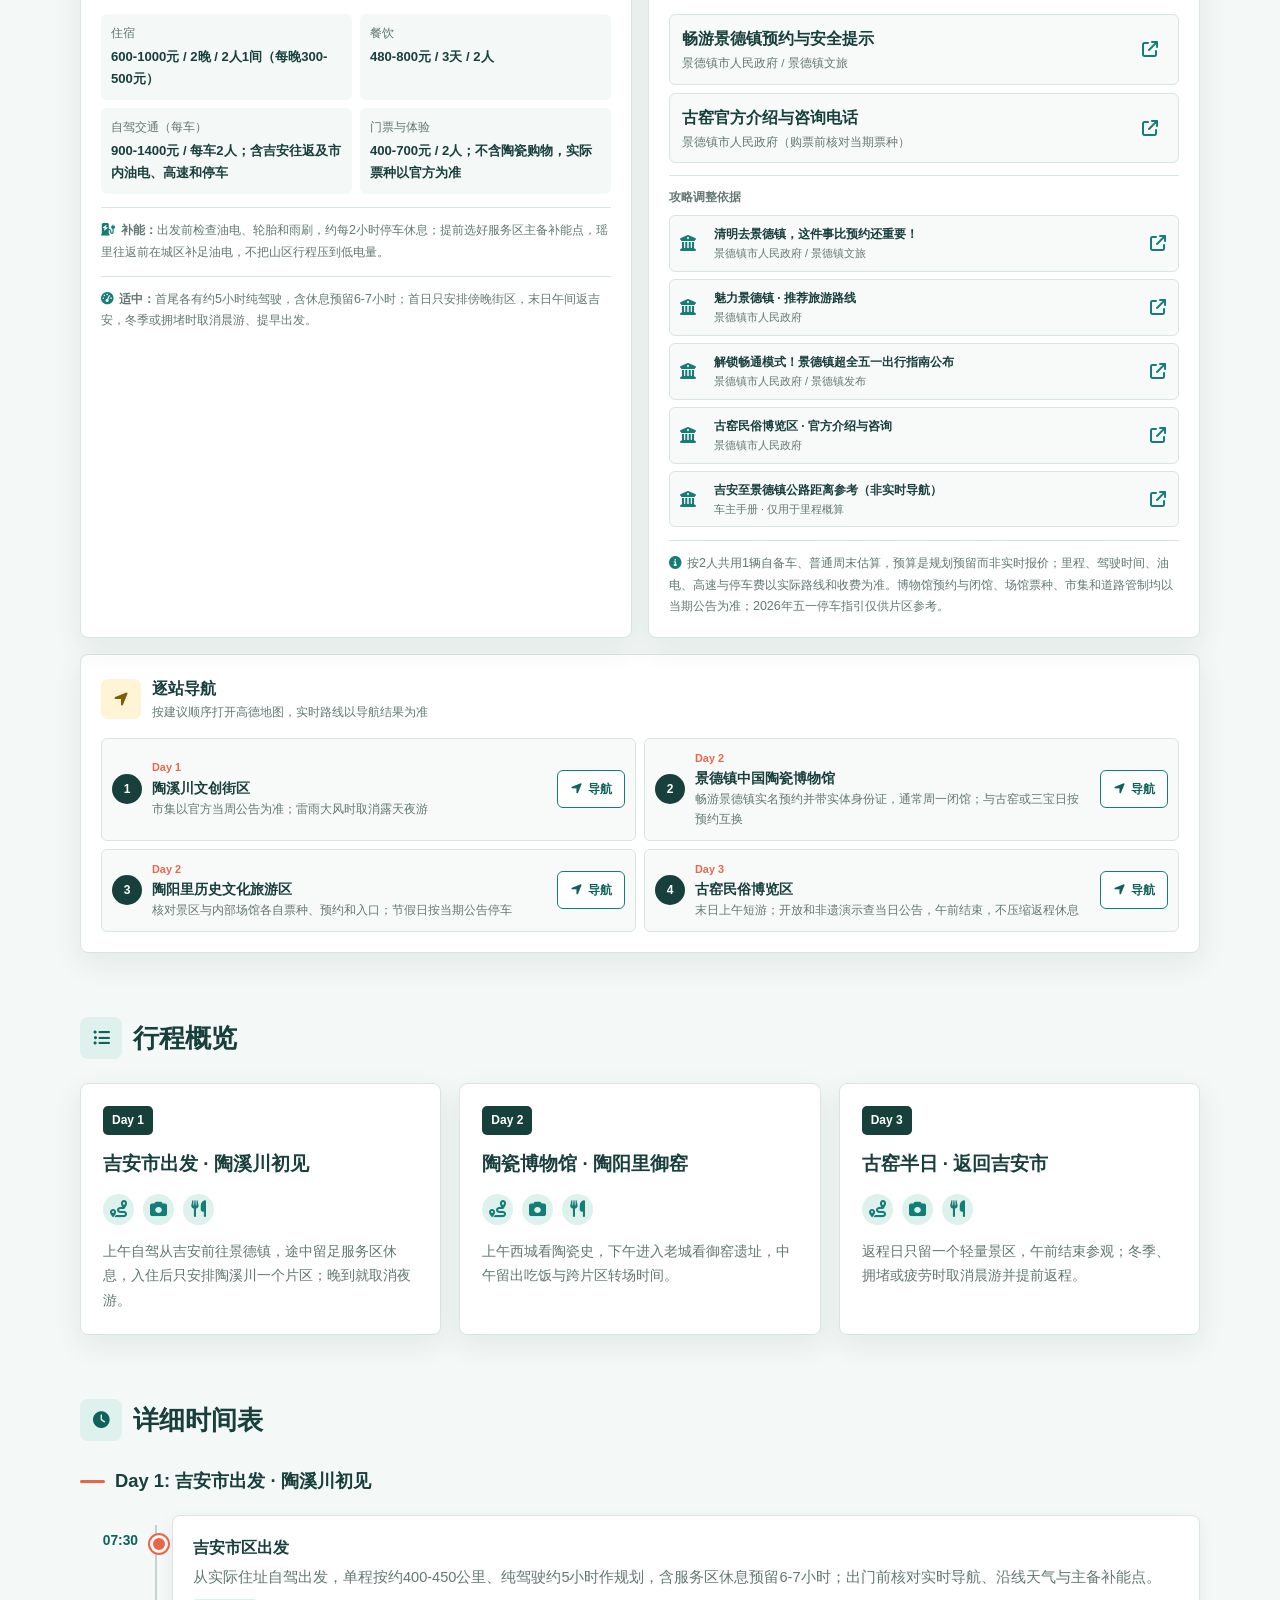
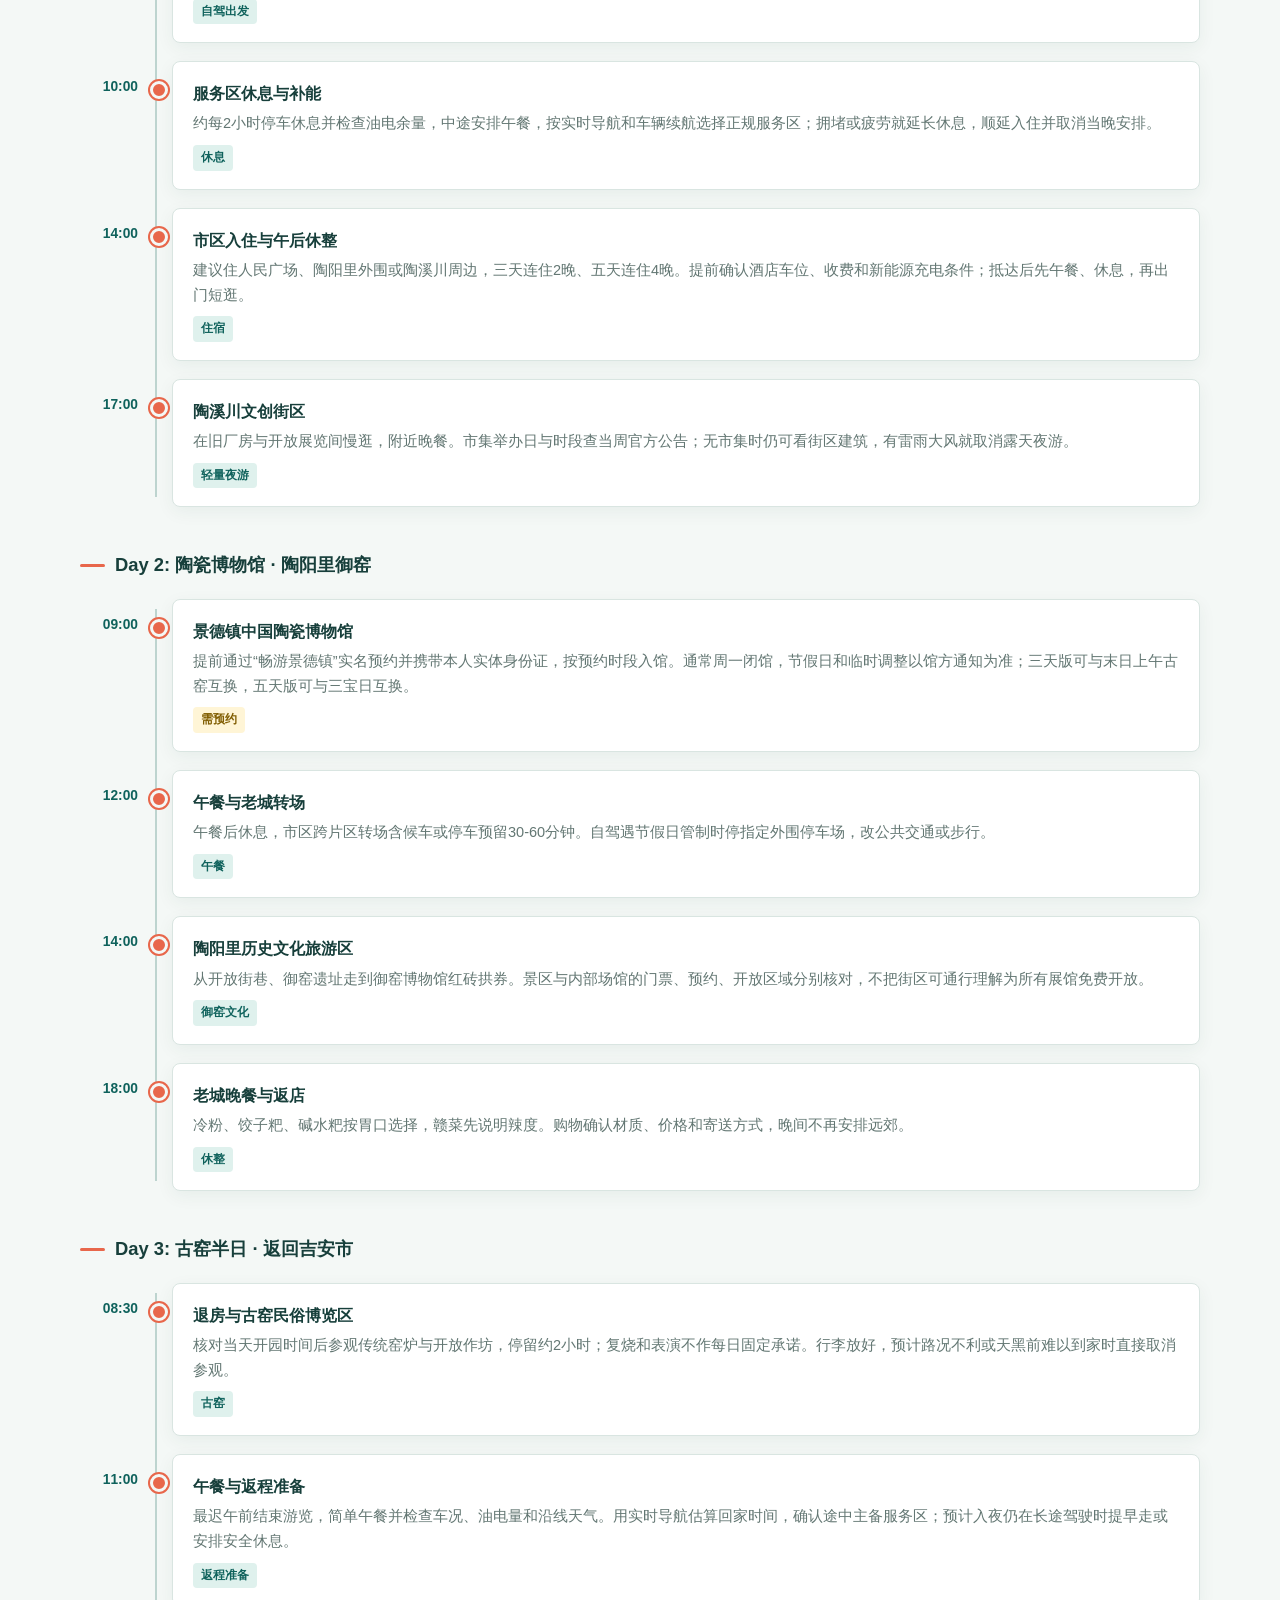
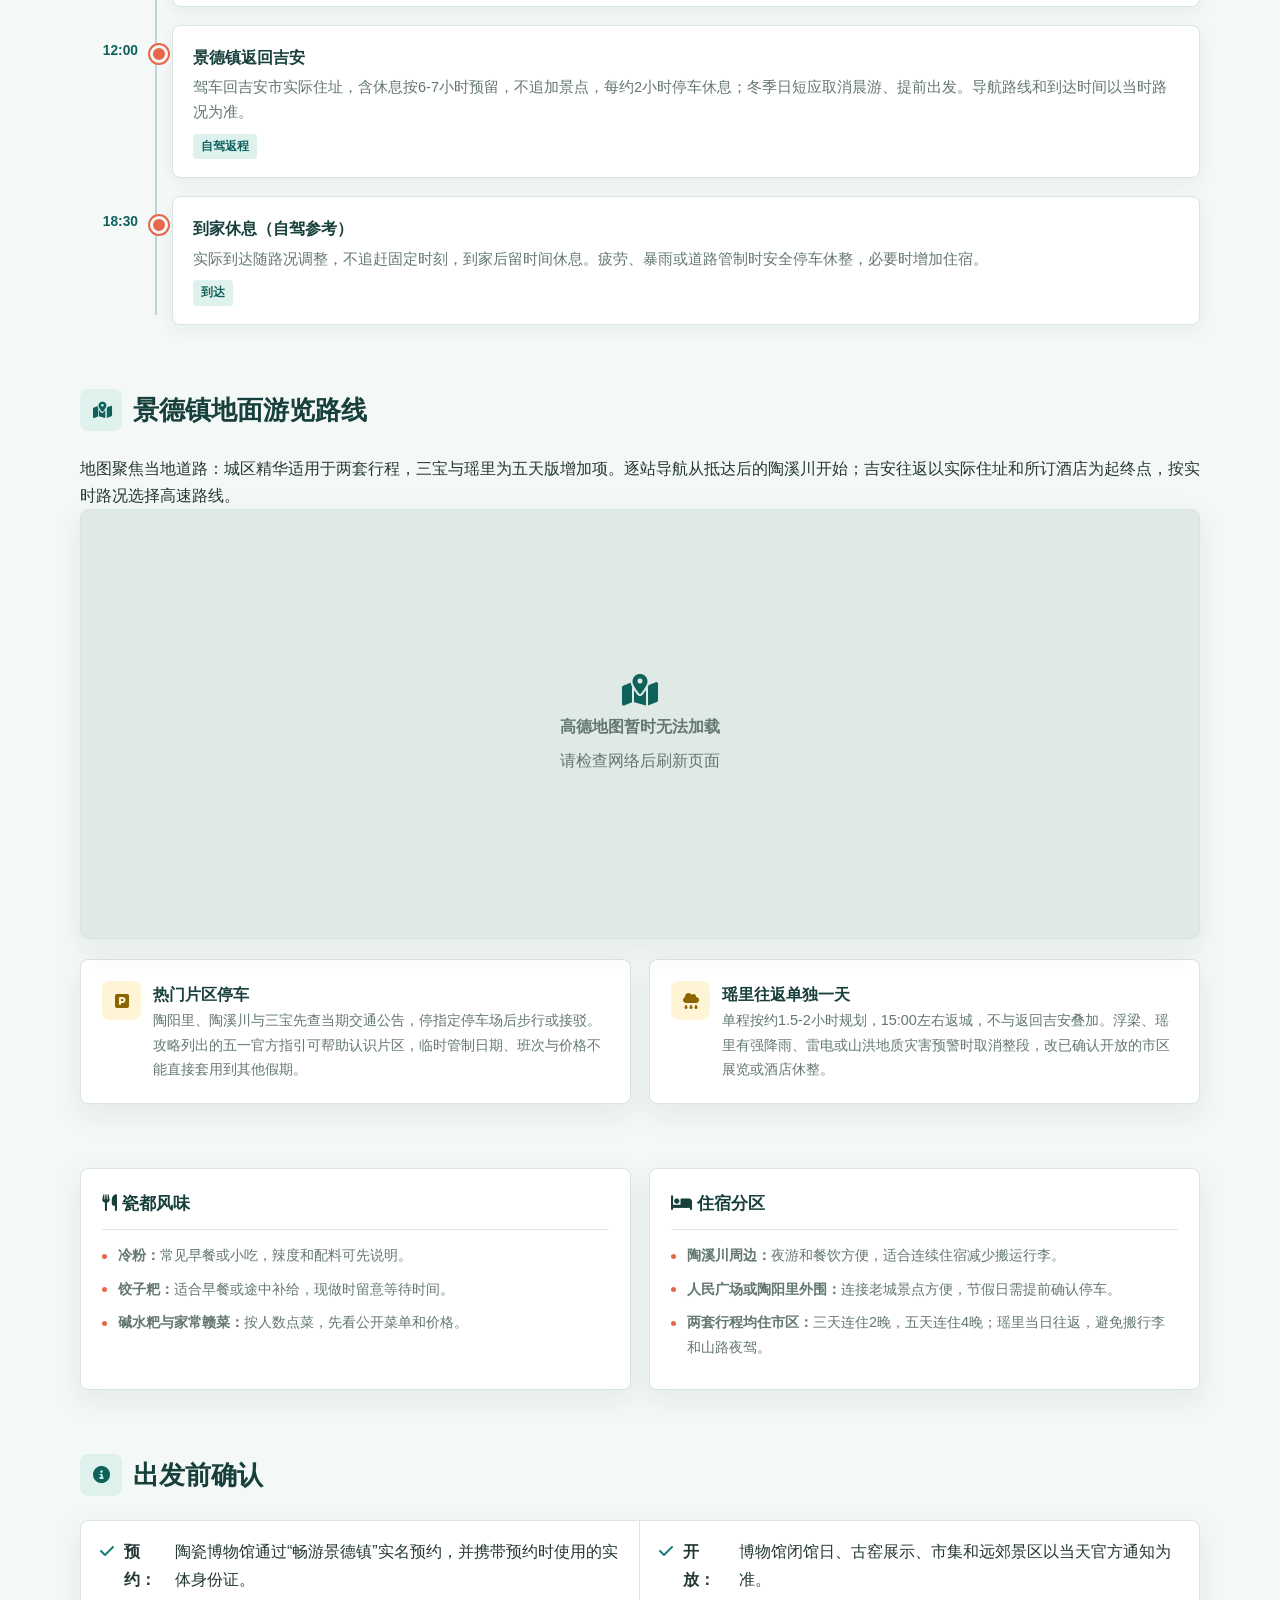
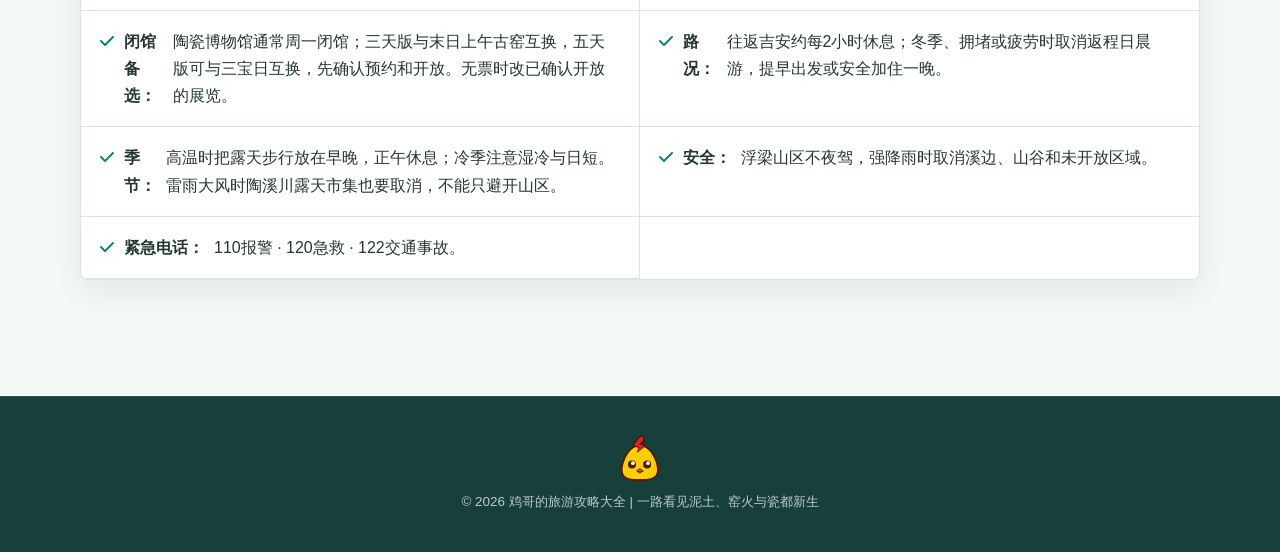
<file: routes/jingdezhen.html>
<!DOCTYPE html>
<html lang="zh-CN">

<head>
  <meta charset="UTF-8">
  <meta name="viewport" content="width=device-width, initial-scale=1.0">
  <meta name="description" content="诗和远方·景德镇站：从吉安市出发，3天2夜瓷都精华或5天4夜陶艺与瑶里慢游，全程自驾往返吉安市，附预算、预约、天气备选和导航。">
  <title>吉安自驾 · 景德镇3天或5天慢游攻略</title>
  <link rel="icon" type="image/svg+xml" href="../assets/img/title.svg">
  <link rel="stylesheet" href="https://cdnjs.cloudflare.com/ajax/libs/font-awesome/6.4.0/css/all.min.css">
  <link rel="stylesheet" href="../assets/css/style.css">
</head>

<body data-route-category="poetry-distance">
  <a class="skip-link" href="#trip-start">跳到主要内容</a>
  <nav class="nav-bar">
    <div class="nav-container">
      <a href="../index.html" class="nav-brand"><img src="../assets/img/title.svg" alt="鸡哥的旅游攻略大全标志"
          style="width: 28px; height: 28px;"> 鸡哥的旅游攻略大全</a>
      <div class="nav-links">
        <a href="../index.html" class="nav-link">首页</a>
        <a href="../categories/shenzhen-nearby.html" class="nav-link" data-category="shenzhen-nearby">深圳周边</a>
        <a href="../categories/poetry-distance.html" class="nav-link" data-category="poetry-distance">诗和远方</a>
      </div>
    </div>
  </nav>

  <header class="hero"
    style="background-image: linear-gradient(rgba(0,0,0,0.48), rgba(0,0,0,0.48)), url('../assets/img/jingdezhen-imperial-kiln.webp'); background-size: cover; background-position: center;">
    <div class="container">
      <h1>诗和远方 · 景德镇站</h1>
      <p class="subtitle">从吉安市出发，把日子交给窑火、瓷器与老街</p>
      <div class="meta-info">
        <span><i class="fas fa-calendar-alt"></i> 3天2夜 / 5天4夜</span>
        <span><i class="fas fa-car-side"></i> 吉安市出发 · 全程自驾</span>
        <span><i class="fas fa-road"></i> 市区连住 · 五天加游瑶里</span>
      </div>
      <div class="weather-widget">
        <h3><i class="fas fa-cloud-sun"></i> 景德镇近期天气</h3>
        <p id="weather-info">正在获取景德镇近期天气…</p>
        <p>天气卡仅代表景德镇城区；出发前另查吉安与沿线天气，五天版还需复核浮梁、瑶里山区预警。</p>
      </div>
    </div>
  </header>

  <main class="container">
    <section class="transport-section" id="trip-start" tabindex="-1" aria-labelledby="transport-title">
      <h2 id="transport-title"><i class="fas fa-route"></i> 吉安市出发 · 自驾交通安排</h2>
      <div class="transport-tips">
        <div class="tip-card"><i class="fas fa-car-side"></i><div><h4>吉安 → 景德镇 · 自驾往返</h4><p>单程按约400-450公里、纯驾驶约5小时规划，含休息预留6-7小时。三天含市内约900-1000公里，五天含瑶里约1050-1200公里；实际路线、车程与收费以实时导航为准。</p></div></div>
        <div class="tip-card"><i class="fas fa-charging-station"></i><div><h4>服务区休息与补能</h4><p>出发前检查油电、轮胎与雨刷，约每2小时停车休息，中途安排午餐；提前选好主备服务区。去瑶里前在城区补足油电，山区道路控制车速，15:00左右开始返城。</p></div></div>
        <div class="tip-card"><i class="fas fa-square-parking"></i><div><h4>酒店停车与白天返程</h4><p>三天连住2晚、五天连住4晚，订房时确认车位、收费与充电条件。城区把车停正规停车场后步行游览；末日午间返吉安，冬季或拥堵时取消晨游、提前出发。</p></div></div>
      </div>
      <p>预算按2人共用1辆自备车、普通周末、共住1间房估算，交通含油电、高速与停车，不含购物。国庆、春节等热门时段重新询价。</p>
    </section>

    <section class="overview-section">
      <h2><i class="fas fa-list-ul"></i> 行程概览</h2>
      <div class="grid-overview">
        <article class="day-card"><div class="day-header">Day 1</div><div class="day-title">吉安市出发 · 陶溪川初见</div><p>上午自驾从吉安前往景德镇，途中留足服务区休息，入住后只安排陶溪川一个片区；晚到就取消夜游。</p></article>
        <article class="day-card"><div class="day-header">Day 2</div><div class="day-title">陶瓷博物馆 · 陶阳里御窑</div><p>上午西城看陶瓷史，下午进入老城看御窑遗址，中午留出吃饭与跨片区转场时间。</p></article>
        <article class="day-card"><div class="day-header">Day 3</div><div class="day-title">古窑半日 · 返回吉安市</div><p>返程日只留一个轻量景区，午前结束参观；冬季、拥堵或疲劳时取消晨游并提前返程。</p></article>
      </div>
      <p>五天版在返程前增加三宝陶艺与瑶里各一整天，市区连住4晚。下方交通与天气提示适用于两套行程。</p>
    </section>

    <section class="itinerary-section">
      <h2><i class="fas fa-clock"></i> 详细时间表</h2>
      <div class="day-detail"><h3 class="day-heading">Day 1：吉安市出发 · 陶溪川初见</h3><div class="timeline">
        <div class="timeline-item"><div class="time">07:30</div><div class="content"><h4>吉安市区出发</h4><p>从实际住址自驾出发，单程按约400-450公里、纯驾驶约5小时作规划，含服务区休息预留6-7小时；出门前核对实时导航、沿线天气与主备补能点。</p><span class="tag">自驾出发</span></div></div>
        <div class="timeline-item"><div class="time">10:00</div><div class="content"><h4>服务区休息与补能</h4><p>约每2小时停车休息并检查油电余量，中途安排午餐，按实时导航和车辆续航选择正规服务区；拥堵或疲劳就延长休息，顺延入住并取消当晚安排。</p><span class="tag">休息</span></div></div>
        <div class="timeline-item"><div class="time">14:00</div><div class="content"><h4>市区入住与午后休整</h4><p>建议住人民广场、陶阳里外围或陶溪川周边，三天连住2晚、五天连住4晚。提前确认酒店车位、收费和新能源充电条件；抵达后先午餐、休息，再出门短逛。</p><span class="tag">住宿</span></div></div>
        <div class="timeline-item"><div class="time">17:00</div><div class="content"><h4>陶溪川文创街区</h4><p>在旧厂房与开放展览间慢逛，附近晚餐。市集举办日与时段查当周官方公告；无市集时仍可看街区建筑，有雷雨大风就取消露天夜游。</p><span class="tag">轻量夜游</span></div></div>
      </div></div>
      <div class="day-detail"><h3 class="day-heading">Day 2：陶瓷博物馆 · 陶阳里御窑</h3><div class="timeline">
        <div class="timeline-item"><div class="time">09:00</div><div class="content"><h4>景德镇中国陶瓷博物馆</h4><p>提前通过“畅游景德镇”实名预约并携带本人实体身份证，按预约时段入馆。通常周一闭馆，节假日和临时调整以馆方通知为准；三天版可与末日上午古窑互换，五天版可与三宝日互换。</p><span class="tag">需预约</span></div></div>
        <div class="timeline-item"><div class="time">12:00</div><div class="content"><h4>午餐与老城转场</h4><p>午餐后休息，市区跨片区转场含候车或停车预留30-60分钟。自驾遇节假日管制时停指定外围停车场，改公共交通或步行。</p><span class="tag">午餐</span></div></div>
        <div class="timeline-item"><div class="time">14:00</div><div class="content"><h4>陶阳里历史文化旅游区</h4><p>从开放街巷、御窑遗址走到御窑博物馆红砖拱券。景区与内部场馆的门票、预约、开放区域分别核对，不把街区可通行理解为所有展馆免费开放。</p><span class="tag">御窑文化</span></div></div>
        <div class="timeline-item"><div class="time">18:00</div><div class="content"><h4>老城晚餐与返店</h4><p>冷粉、饺子粑、碱水粑按胃口选择，赣菜先说明辣度。购物确认材质、价格和寄送方式，晚间不再安排远郊。</p><span class="tag">休整</span></div></div>
      </div></div>
      <div class="day-detail"><h3 class="day-heading">Day 3：古窑半日 · 返回吉安市</h3><div class="timeline">
        <div class="timeline-item"><div class="time">08:30</div><div class="content"><h4>退房与古窑民俗博览区</h4><p>核对当天开园时间后参观传统窑炉与开放作坊，停留约2小时；复烧和表演不作每日固定承诺。行李放好，预计路况不利或天黑前难以到家时直接取消参观。</p><span class="tag">古窑</span></div></div>
        <div class="timeline-item"><div class="time">11:00</div><div class="content"><h4>午餐与返程准备</h4><p>最迟午前结束游览，简单午餐并检查车况、油电量和沿线天气。用实时导航估算回家时间，确认途中主备服务区；预计入夜仍在长途驾驶时提早走或安排安全休息。</p><span class="tag">返程准备</span></div></div>
        <div class="timeline-item"><div class="time">12:00</div><div class="content"><h4>景德镇返回吉安</h4><p>驾车回吉安市实际住址，含休息按6-7小时预留，不追加景点，每约2小时停车休息；冬季日短应取消晨游、提前出发。导航路线和到达时间以当时路况为准。</p><span class="tag">自驾返程</span></div></div>
        <div class="timeline-item"><div class="time">18:30</div><div class="content"><h4>到家休息（自驾参考）</h4><p>实际到达随路况调整，不追赶固定时刻，到家后留时间休息。疲劳、暴雨或道路管制时安全停车休整，必要时增加住宿。</p><span class="tag">到达</span></div></div>
      </div></div>
    </section>

    <section class="map-section">
      <h2><i class="fas fa-map-marked-alt"></i> 景德镇地面游览路线</h2>
      <p>地图聚焦当地道路：城区精华适用于两套行程，三宝与瑶里为五天版增加项。逐站导航从抵达后的陶溪川开始；吉安往返以实际住址和所订酒店为起终点，按实时路况选择高速路线。</p>
      <div id="map"></div>
      <div class="transport-tips">
        <div class="tip-card"><i class="fas fa-square-parking"></i><div><h4>热门片区停车</h4><p>陶阳里、陶溪川与三宝先查当期交通公告，停指定停车场后步行或接驳。攻略列出的五一官方指引可帮助认识片区，临时管制日期、班次与价格不能直接套用到其他假期。</p></div></div>
        <div class="tip-card"><i class="fas fa-cloud-rain"></i><div><h4>瑶里往返单独一天</h4><p>单程按约1.5-2小时规划，15:00左右返城，不与返回吉安叠加。浮梁、瑶里有强降雨、雷电或山洪地质灾害预警时取消整段，改已确认开放的市区展览或酒店休整。</p></div></div>
      </div>
    </section>

    <section class="info-grid">
      <div class="info-card dining">
        <h3><i class="fas fa-utensils"></i> 瓷都风味</h3>
        <ul>
          <li><strong>冷粉：</strong>常见早餐或小吃，辣度和配料可先说明。</li>
          <li><strong>饺子粑：</strong>适合早餐或途中补给，现做时留意等待时间。</li>
          <li><strong>碱水粑与家常赣菜：</strong>按人数点菜，先看公开菜单和价格。</li>
        </ul>
      </div>
      <div class="info-card accommodation">
        <h3><i class="fas fa-bed"></i> 住宿分区</h3>
        <ul>
          <li><strong>陶溪川周边：</strong>夜游和餐饮方便，适合连续住宿减少搬运行李。</li>
          <li><strong>人民广场或陶阳里外围：</strong>连接老城景点方便，节假日需提前确认停车。</li>
          <li><strong>两套行程均住市区：</strong>三天连住2晚，五天连住4晚；瑶里当日往返，避免搬行李和山路夜驾。</li>
        </ul>
      </div>
    </section>

    <section class="tips-section">
      <h2><i class="fas fa-circle-info"></i> 出发前确认</h2>
      <ul class="tips-list">
        <li><i class="fas fa-check"></i> <strong>预约：</strong>陶瓷博物馆通过“畅游景德镇”实名预约，并携带预约时使用的实体身份证。</li>
        <li><i class="fas fa-check"></i> <strong>开放：</strong>博物馆闭馆日、古窑展示、市集和远郊景区以当天官方通知为准。</li>
        <li><i class="fas fa-check"></i> <strong>闭馆备选：</strong>陶瓷博物馆通常周一闭馆；三天版与末日上午古窑互换，五天版可与三宝日互换，先确认预约和开放。无票时改已确认开放的展览。</li>
        <li><i class="fas fa-check"></i> <strong>路况：</strong>往返吉安约每2小时休息；冬季、拥堵或疲劳时取消返程日晨游，提早出发或安全加住一晚。</li>
        <li><i class="fas fa-check"></i> <strong>季节：</strong>高温时把露天步行放在早晚，正午休息；冷季注意湿冷与日短。雷雨大风时陶溪川露天市集也要取消，不能只避开山区。</li>
        <li><i class="fas fa-check"></i> <strong>安全：</strong>浮梁山区不夜驾，强降雨时取消溪边、山谷和未开放区域。</li>
        <li><i class="fas fa-check"></i> <strong>紧急电话：</strong>110报警 · 120急救 · 122交通事故。</li>
      </ul>
    </section>
  </main>

  <footer>
    <p>&copy; 2026 鸡哥的旅游攻略大全 | 一路看见泥土、窑火与瓷都新生</p>
  </footer>

  <script src="../assets/js/common.js"></script>
  <script>
    const locations = [
      {
        "name": "陶溪川文创街区",
        "coords": [
          29.299,
          117.231
        ],
        "desc": "市集以官方当周公告为准；雷雨大风时取消露天夜游",
        "day": "Day 1"
      },
      {
        "name": "景德镇中国陶瓷博物馆",
        "coords": [
          29.295779,
          117.170109
        ],
        "desc": "畅游景德镇实名预约并带实体身份证，通常周一闭馆；与古窑或三宝日按预约互换",
        "day": "Day 2"
      },
      {
        "name": "陶阳里历史文化旅游区",
        "coords": [
          29.299233,
          117.201845
        ],
        "desc": "核对景区与内部场馆各自票种、预约和入口；节假日按当期公告停车",
        "day": "Day 2"
      },
      {
        "name": "三宝国际瓷谷",
        "coords": [
          29.26357,
          117.25861
        ],
        "desc": "陶艺课程提前向正规工作室预约，确认烧制、邮寄和成品领取时间",
        "day": "Day 3 · 仅五天版"
      },
      {
        "name": "瑶里古镇",
        "coords": [
          29.532469,
          117.568021
        ],
        "desc": "城区提前补足油电，白天自驾往返；暴雨、雷电或山洪地质灾害预警时取消远郊与溪边行程",
        "day": "Day 4 · 仅五天版"
      },
      {
        "name": "古窑民俗博览区",
        "coords": [
          29.287247,
          117.179098
        ],
        "desc": "末日上午短游；开放和非遗演示查当日公告，午前结束，不压缩返程休息",
        "day": "Day 3 / 5"
      }
    ];

    const routes = [
      {
        "name": "城区陶瓷精华（两套行程）",
        "path": [
          [
            29.287247,
            117.179098
          ],
          [
            29.295779,
            117.170109
          ],
          [
            29.299233,
            117.201845
          ],
          [
            29.299,
            117.231
          ]
        ],
        "color": "blue"
      },
      {
        "name": "三宝陶艺（仅五天版）",
        "path": [
          [
            29.299,
            117.231
          ],
          [
            29.26357,
            117.25861
          ]
        ],
        "color": "green"
      },
      {
        "name": "瑶里往返同路（仅五天版）",
        "path": [
          [
            29.299,
            117.231
          ],
          [
            29.532469,
            117.568021
          ]
        ],
        "color": "orange"
      }
    ];

    document.addEventListener('DOMContentLoaded', () => {
      initMap('map', locations, routes);
    });
  </script>
</body>

</html>
</file>
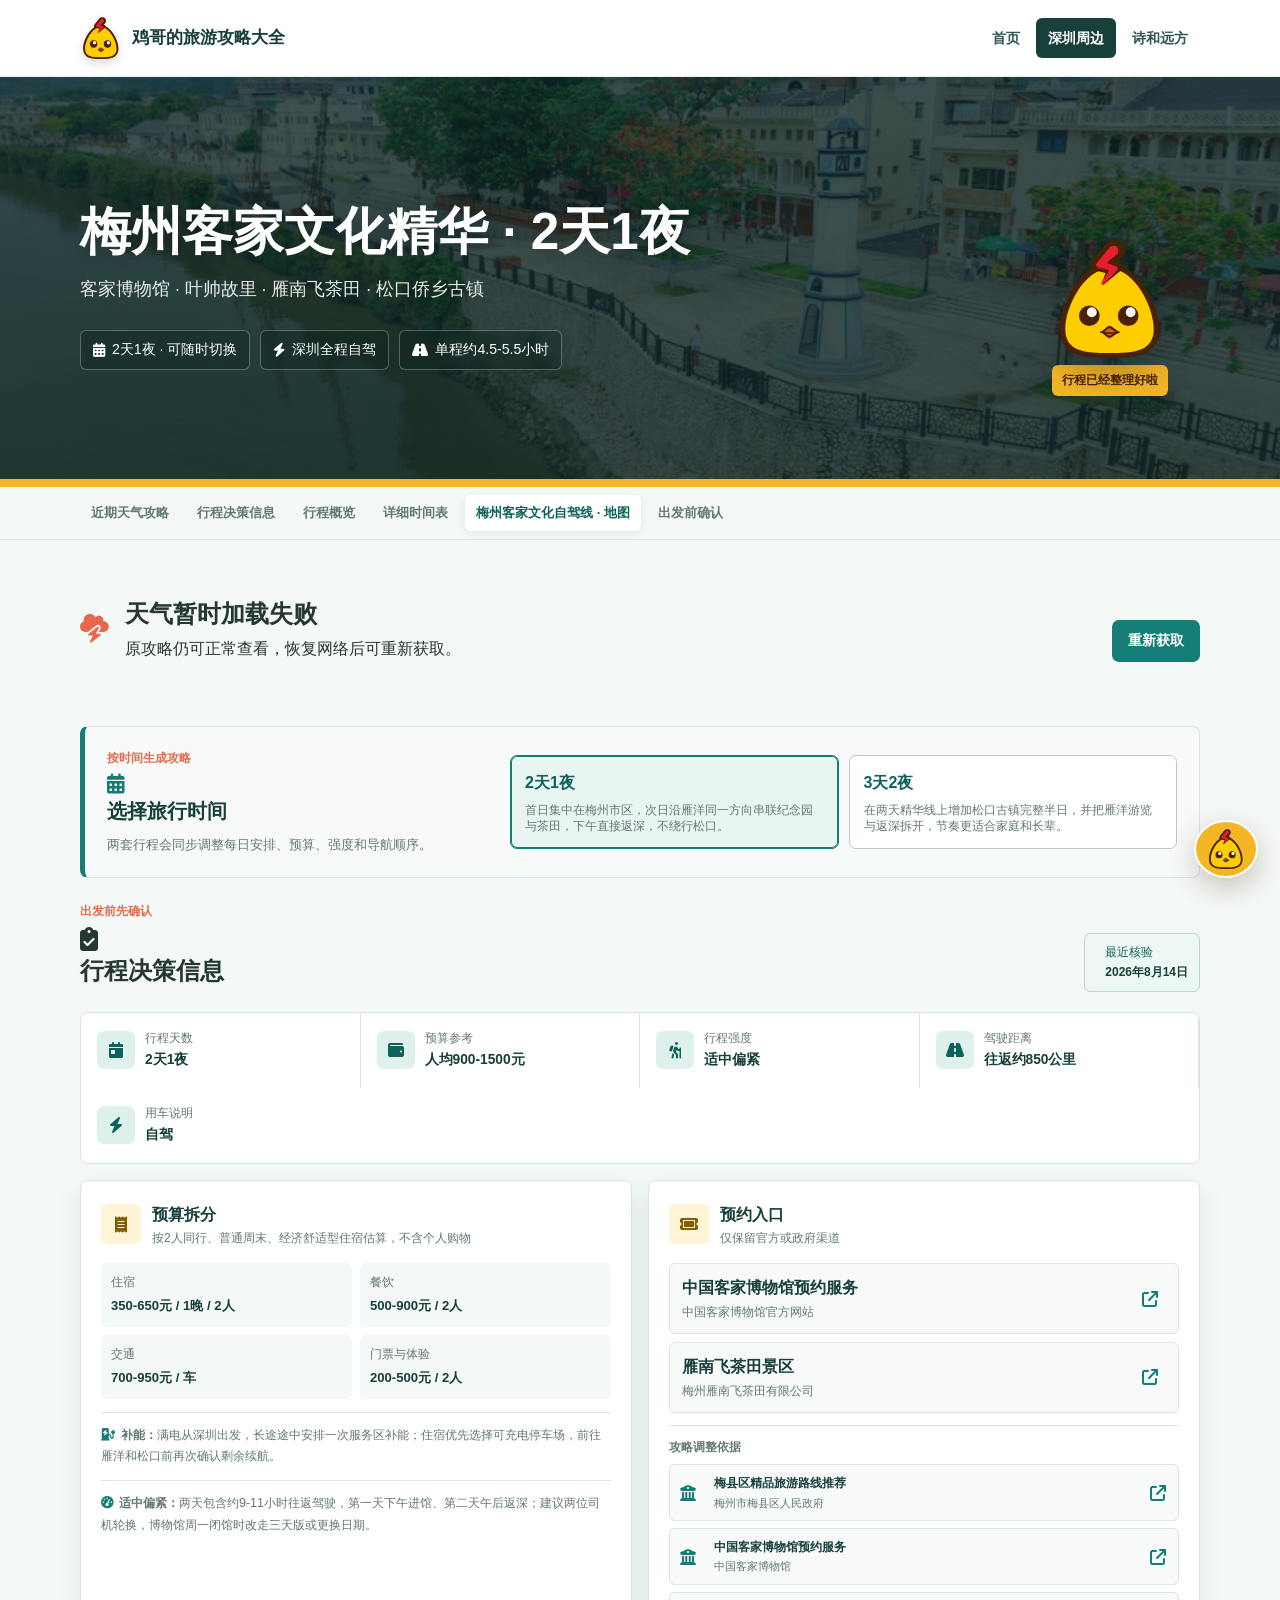
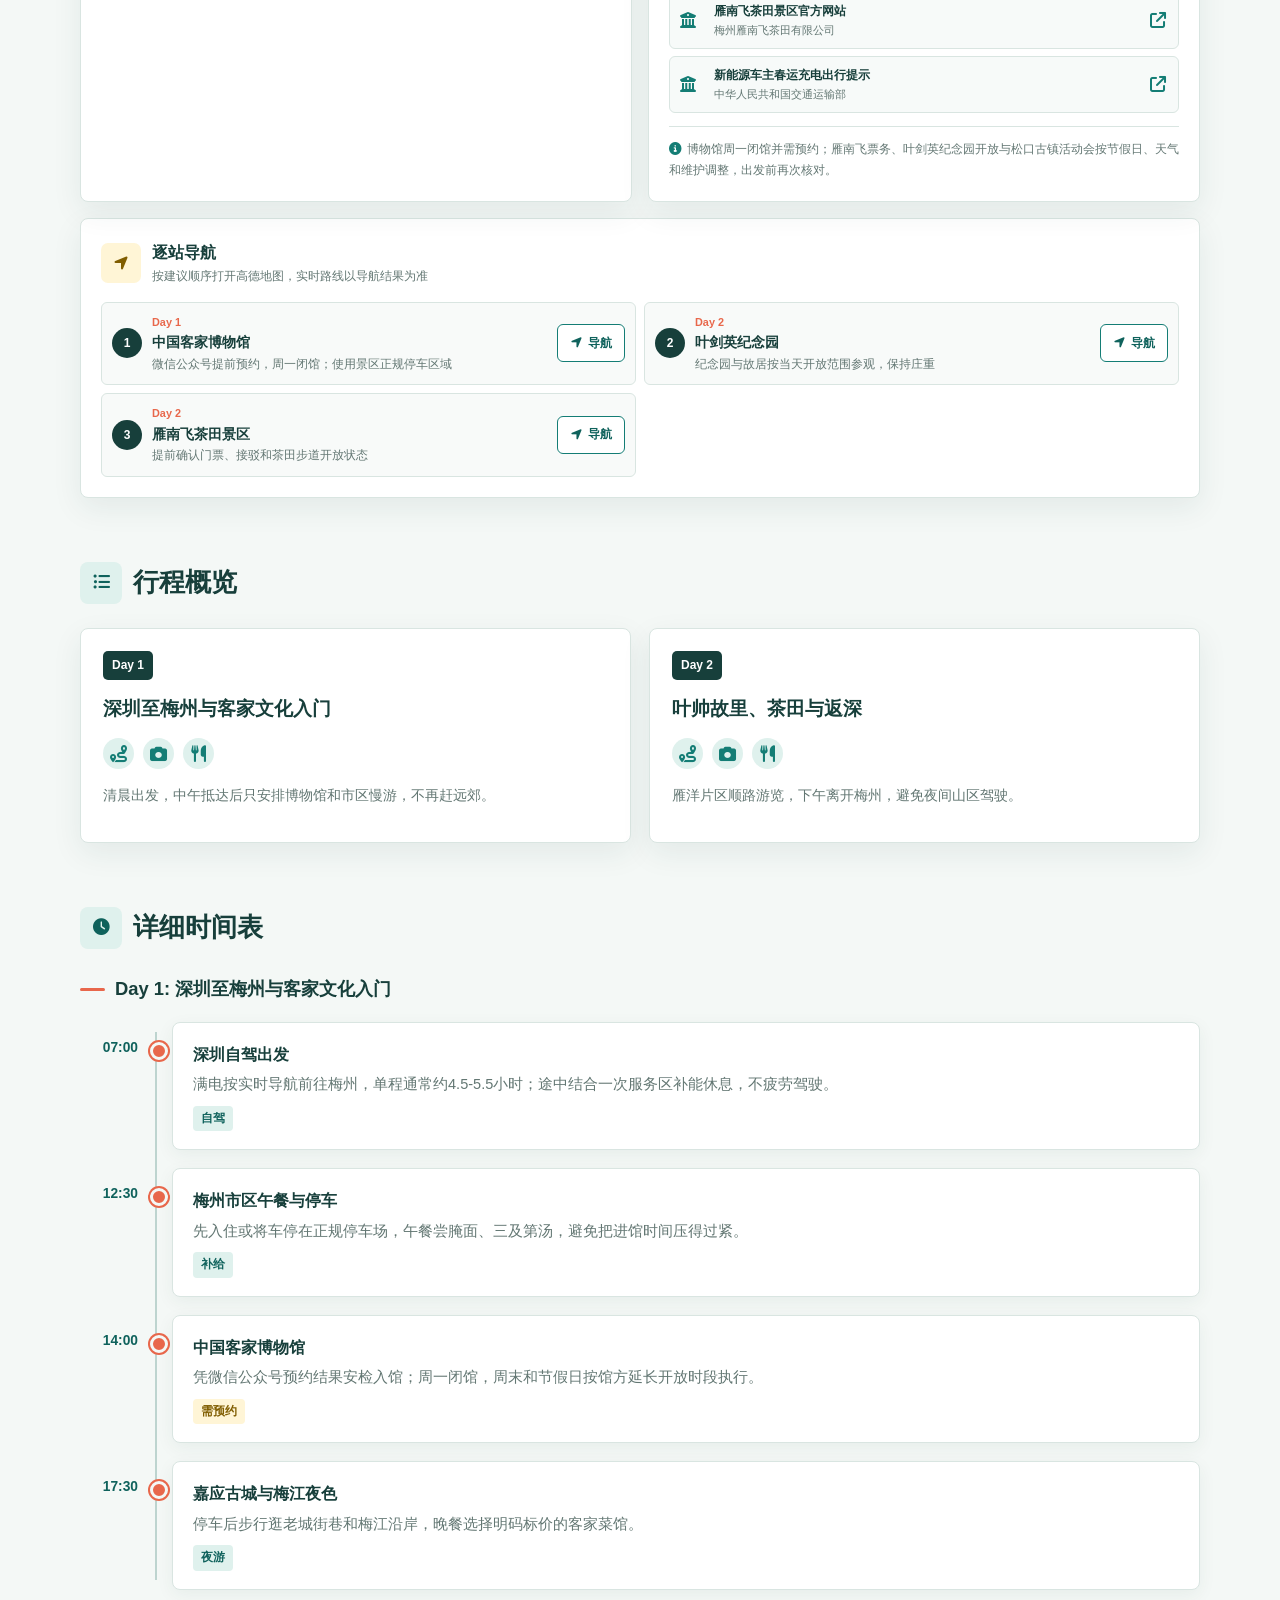
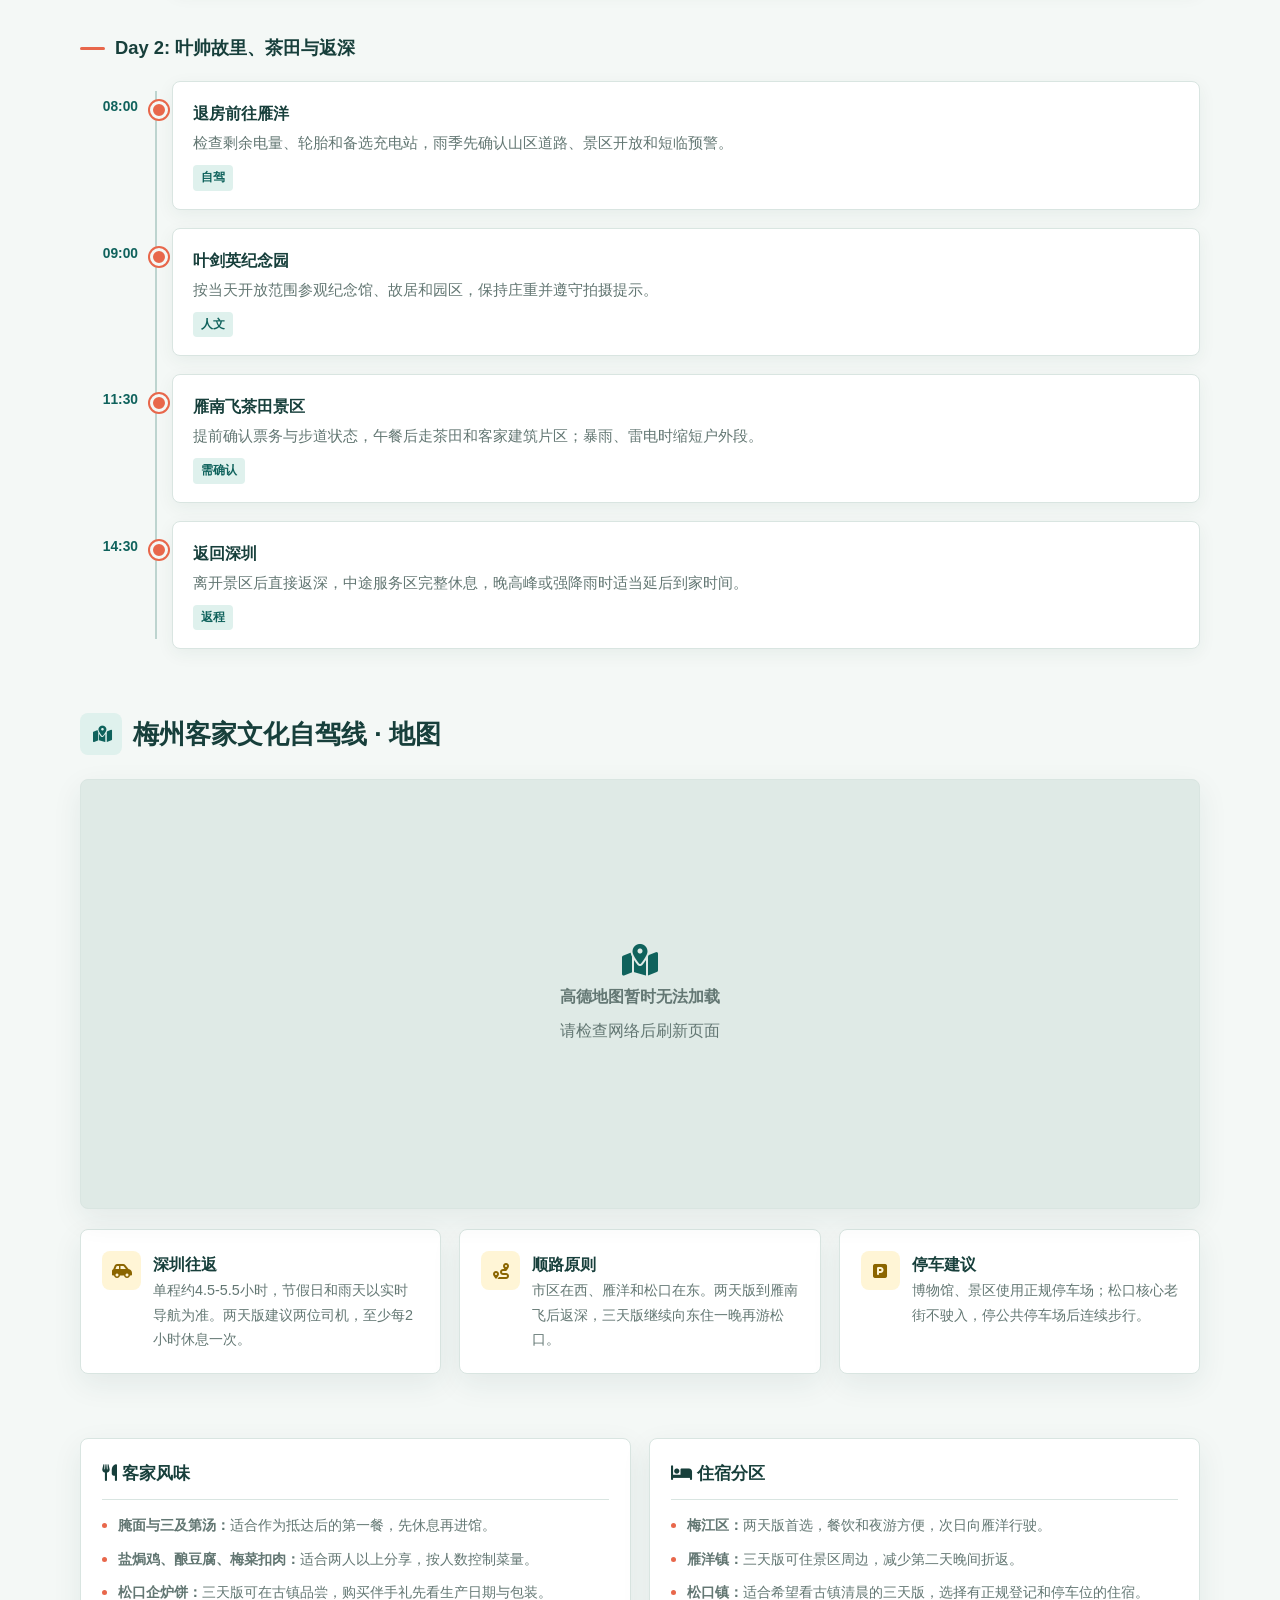
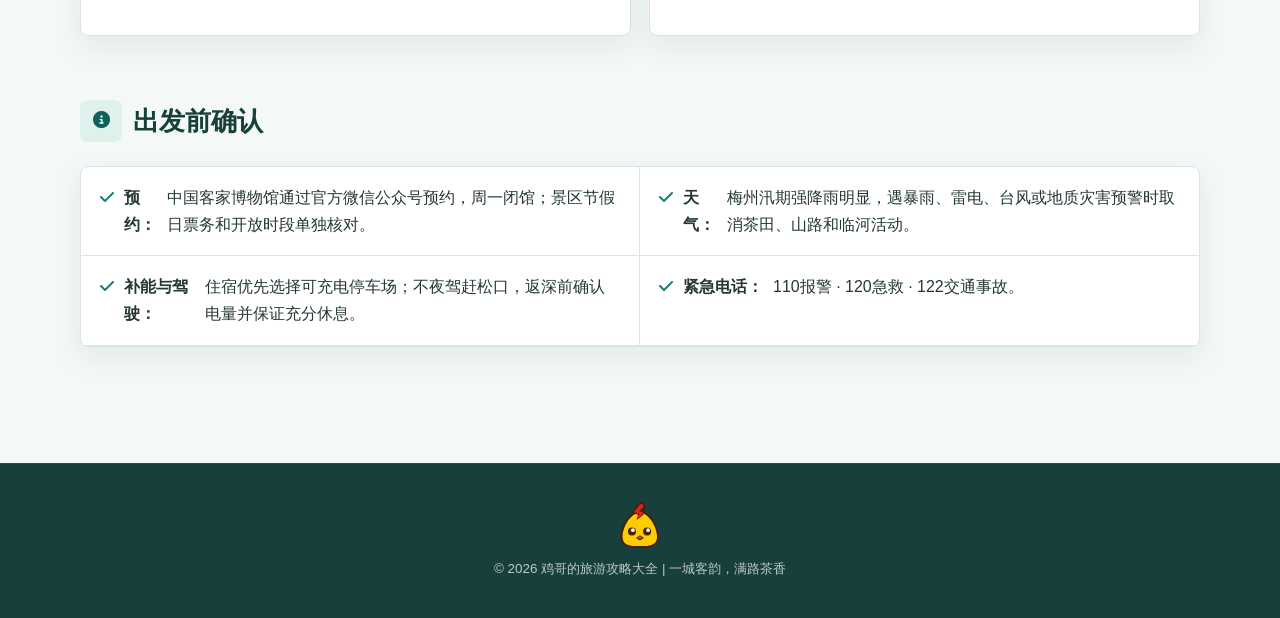
<file: routes/meizhou.html>
<!DOCTYPE html>
<html lang="zh-CN">

<head>
  <meta charset="UTF-8">
  <meta name="viewport" content="width=device-width, initial-scale=1.0">
  <meta name="description" content="深圳自驾梅州2天或3天旅行攻略，包含中国客家博物馆、叶剑英纪念园、雁南飞茶田和松口古镇。">
  <title>梅州2天或3天自驾旅行攻略</title>
  <link rel="icon" type="image/svg+xml" href="../assets/img/title.svg">
  <link rel="stylesheet" href="https://cdnjs.cloudflare.com/ajax/libs/font-awesome/6.4.0/css/all.min.css">
  <link rel="stylesheet" href="../assets/css/style.css">
</head>

<body data-route-category="shenzhen-nearby">
  <nav class="nav-bar">
    <div class="nav-container">
      <a href="../index.html" class="nav-brand"><img src="../assets/img/title.svg" alt="鸡哥的旅游攻略大全标志"
          style="width: 28px; height: 28px;"> 鸡哥的旅游攻略大全</a>
      <div class="nav-links">
        <a href="../index.html" class="nav-link">首页</a>
        <a href="../categories/shenzhen-nearby.html" class="nav-link" data-category="shenzhen-nearby">深圳周边</a>
        <a href="../categories/poetry-distance.html" class="nav-link" data-category="poetry-distance">诗和远方</a>
      </div>
    </div>
  </nav>

  <header class="hero"
    style="background-image: linear-gradient(rgba(0,0,0,0.38), rgba(0,0,0,0.5)), url('../assets/img/meizhou-songkou.jpg'); background-size: cover; background-position: center 46%;">
    <div class="container">
      <h1>梅州客家文化自驾游</h1>
      <p class="subtitle">客家博物馆 · 叶帅故里 · 雁南飞茶田 · 松口侨乡古镇</p>
      <div class="meta-info">
        <span><i class="fas fa-calendar-alt"></i> 2天1夜 / 3天2夜</span>
        <span><i class="fas fa-bolt"></i> 深圳全程自驾</span>
        <span><i class="fas fa-road"></i> 单程约4.5-5.5小时</span>
      </div>
      <div class="weather-widget">
        <h3><i class="fas fa-cloud-sun"></i> 梅州近期天气</h3>
        <p id="weather-info">正在获取梅州近期天气…</p>
        <p>暴雨、台风或地质灾害预警时取消茶田、山区和临河步行，不为固定行程夜驾。</p>
      </div>
    </div>
  </header>

  <main class="container">
    <section class="overview-section">
      <h2><i class="fas fa-list-ul"></i> 行程概览</h2>
      <div class="grid-overview">
        <article class="day-card">
          <div class="day-header">Day 1</div>
          <div class="day-title">深圳 → 梅州市区</div>
          <div class="day-icons"><i class="fas fa-car"></i><i class="fas fa-landmark"></i><i class="fas fa-utensils"></i></div>
          <p>清晨自驾，中午抵达后预约参观中国客家博物馆，傍晚慢游嘉应古城和梅江沿岸。</p>
        </article>
        <article class="day-card">
          <div class="day-header">Day 2</div>
          <div class="day-title">雁洋片区 → 深圳</div>
          <div class="day-icons"><i class="fas fa-monument"></i><i class="fas fa-leaf"></i><i class="fas fa-car-side"></i></div>
          <p>叶剑英纪念园与雁南飞茶田顺路游览，下午返深；三天版当晚继续住梅县。</p>
        </article>
      </div>
    </section>

    <section class="itinerary-section">
      <h2><i class="fas fa-clock"></i> 详细时间表</h2>
      <div class="day-detail">
        <h3 class="day-heading">Day 1：深圳至梅州与客家文化入门</h3>
        <div class="timeline">
          <div class="timeline-item"><div class="time">07:00</div><div class="content"><h4>深圳自驾出发</h4><p>满电出发，单程预留4.5-5.5小时，途中结合一次服务区补能休息，建议两位司机轮换。</p><span class="tag">自驾</span></div></div>
          <div class="timeline-item"><div class="time">12:30</div><div class="content"><h4>梅州市区午餐</h4><p>入住或停好车后，先尝腌面与三及第汤，不把进馆时间压得过紧。</p><span class="tag">补给</span></div></div>
          <div class="timeline-item"><div class="time">14:00</div><div class="content"><h4>中国客家博物馆</h4><p>凭微信公众号预约结果安检入馆；逢周一闭馆，国家法定节假日除外。</p><span class="tag highlight">需预约</span></div></div>
          <div class="timeline-item"><div class="time">17:30</div><div class="content"><h4>嘉应古城与梅江夜色</h4><p>停车后步行逛老街与江岸，晚餐选择明码标价的客家菜馆。</p><span class="tag">夜游</span></div></div>
        </div>
      </div>
      <div class="day-detail">
        <h3 class="day-heading">Day 2：叶帅故里、茶田与返深</h3>
        <div class="timeline">
          <div class="timeline-item"><div class="time">08:00</div><div class="content"><h4>退房前往雁洋</h4><p>检查剩余电量、轮胎与备选充电站，雨季先查看山区道路与短临天气预警。</p><span class="tag">自驾</span></div></div>
          <div class="timeline-item"><div class="time">09:00</div><div class="content"><h4>叶剑英纪念园</h4><p>按当天开放范围参观纪念馆、故居和园区，保持庄重并遵守拍摄提示。</p><span class="tag">人文</span></div></div>
          <div class="timeline-item"><div class="time">11:30</div><div class="content"><h4>雁南飞茶田景区</h4><p>提前确认票务、接驳和步道状态；雷雨或暴雨时缩短户外游览。</p><span class="tag highlight">需确认</span></div></div>
          <div class="timeline-item"><div class="time">14:30</div><div class="content"><h4>返回深圳</h4><p>离开景区后直接返深，中途完整休息，避免把最后一段驾驶压到深夜。</p><span class="tag">返程</span></div></div>
        </div>
      </div>
    </section>

    <section class="map-section">
      <h2><i class="fas fa-map-marked-alt"></i> 梅州客家文化自驾线 · 地图</h2>
      <div id="map"></div>
      <div class="transport-tips">
        <div class="tip-card">
          <i class="fas fa-car-side"></i>
          <div><h4>深圳往返</h4><p>单程约4.5-5.5小时，节假日和雨天以实时导航为准。两天版建议两位司机，至少每2小时休息一次。</p></div>
        </div>
        <div class="tip-card">
          <i class="fas fa-route"></i>
          <div><h4>顺路原则</h4><p>市区在西、雁洋和松口在东。两天版到雁南飞后返深，三天版继续向东住一晚再游松口。</p></div>
        </div>
        <div class="tip-card">
          <i class="fas fa-square-parking"></i>
          <div><h4>停车建议</h4><p>博物馆、景区使用正规停车场；松口核心老街不驶入，停公共停车场后连续步行。</p></div>
        </div>
      </div>
    </section>

    <section class="info-grid">
      <div class="info-card dining">
        <h3><i class="fas fa-utensils"></i> 客家风味</h3>
        <ul>
          <li><strong>腌面与三及第汤：</strong>适合作为抵达后的第一餐，先休息再进馆。</li>
          <li><strong>盐焗鸡、酿豆腐、梅菜扣肉：</strong>适合两人以上分享，按人数控制菜量。</li>
          <li><strong>松口企炉饼：</strong>三天版可在古镇品尝，购买伴手礼先看生产日期与包装。</li>
        </ul>
      </div>
      <div class="info-card accommodation">
        <h3><i class="fas fa-bed"></i> 住宿分区</h3>
        <ul>
          <li><strong>梅江区：</strong>两天版首选，餐饮和夜游方便，次日向雁洋行驶。</li>
          <li><strong>雁洋镇：</strong>三天版可住景区周边，减少第二天晚间折返。</li>
          <li><strong>松口镇：</strong>适合希望看古镇清晨的三天版，选择有正规登记和停车位的住宿。</li>
        </ul>
      </div>
    </section>

    <section class="tips-section">
      <h2><i class="fas fa-circle-info"></i> 出发前确认</h2>
      <ul class="tips-list">
        <li><i class="fas fa-check"></i> <strong>预约：</strong>中国客家博物馆通过官方微信公众号预约，周一闭馆；景区节假日票务和开放时段单独核对。</li>
        <li><i class="fas fa-check"></i> <strong>天气：</strong>梅州汛期强降雨明显，遇暴雨、雷电、台风或地质灾害预警时取消茶田、山路和临河活动。</li>
        <li><i class="fas fa-check"></i> <strong>补能与驾驶：</strong>住宿优先选择可充电停车场；不夜驾赶松口，返深前确认电量并保证充分休息。</li>
        <li><i class="fas fa-check"></i> <strong>紧急电话：</strong>110报警 · 120急救 · 122交通事故。</li>
      </ul>
    </section>
  </main>

  <footer>
    <p>&copy; 2026 鸡哥的旅游攻略大全 | 一城客韵，满路茶香</p>
  </footer>

  <script src="../assets/js/common.js"></script>
  <script>
    const locations = [
      { name: '深圳', coords: [22.5431, 114.0579], desc: '自驾出发与返程点', day: 'Day 1 / 2 / 3' },
      { name: '中国客家博物馆', coords: [24.309551, 116.132104], desc: '客家文化入门与预约参观', day: 'Day 1' },
      { name: '叶剑英纪念园', coords: [24.415157, 116.336697], desc: '纪念馆、故居与园区', day: 'Day 2' },
      { name: '雁南飞茶田景区', coords: [24.380373, 116.371405], desc: '茶文化与客家建筑', day: 'Day 2' },
      { name: '松口古镇旅游区', coords: [24.503056, 116.404722], desc: '三天版侨乡古镇', day: 'Day 3' }
    ];

    const routes = [
      { name: '深圳至梅州市区', path: [[22.5431, 114.0579], [24.309551, 116.132104]], color: 'blue' },
      { name: '市区至雁洋', path: [[24.309551, 116.132104], [24.415157, 116.336697], [24.380373, 116.371405]], color: 'green' },
      { name: '三天版松口段', path: [[24.380373, 116.371405], [24.503056, 116.404722]], color: 'orange' },
      { name: '返深路线', path: [[24.503056, 116.404722], [22.5431, 114.0579]], color: 'red' }
    ];

    document.addEventListener('DOMContentLoaded', () => {
      initMap('map', locations, routes);
    });
  </script>
</body>

</html>
</file>
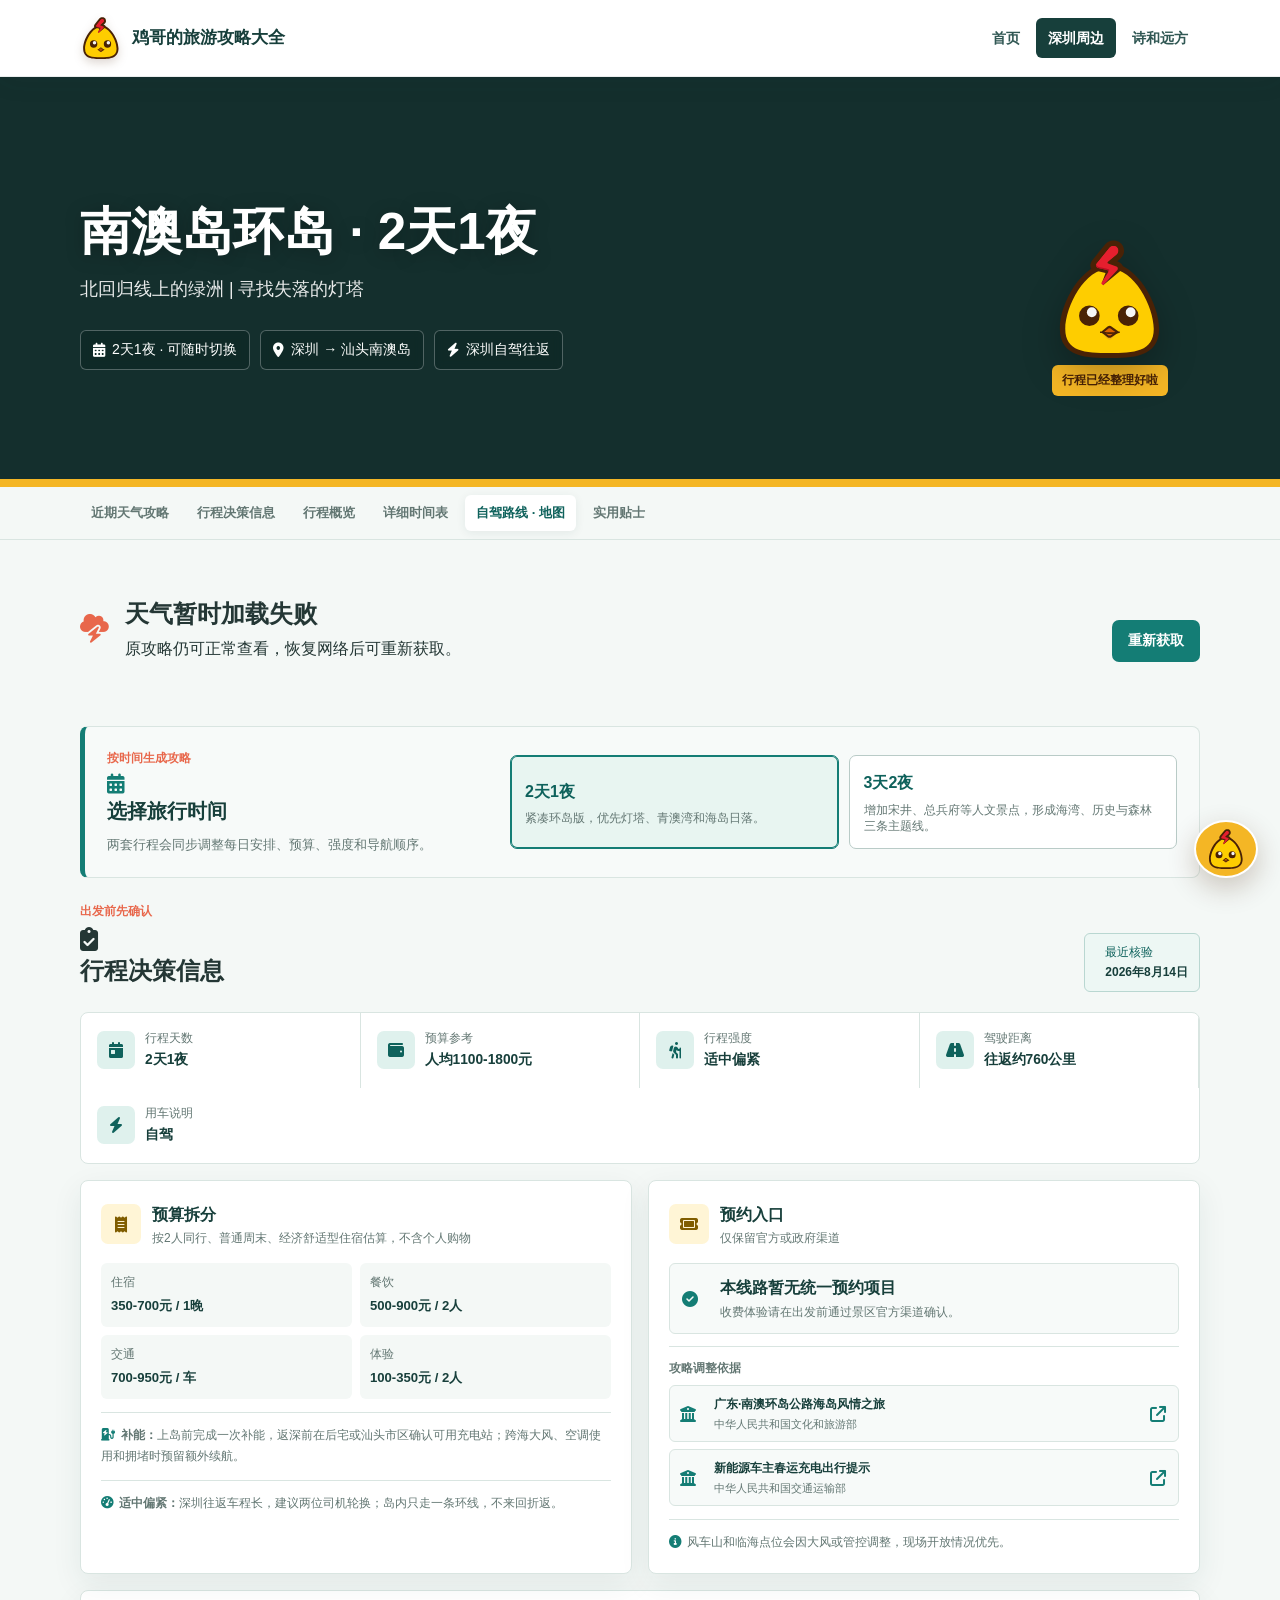
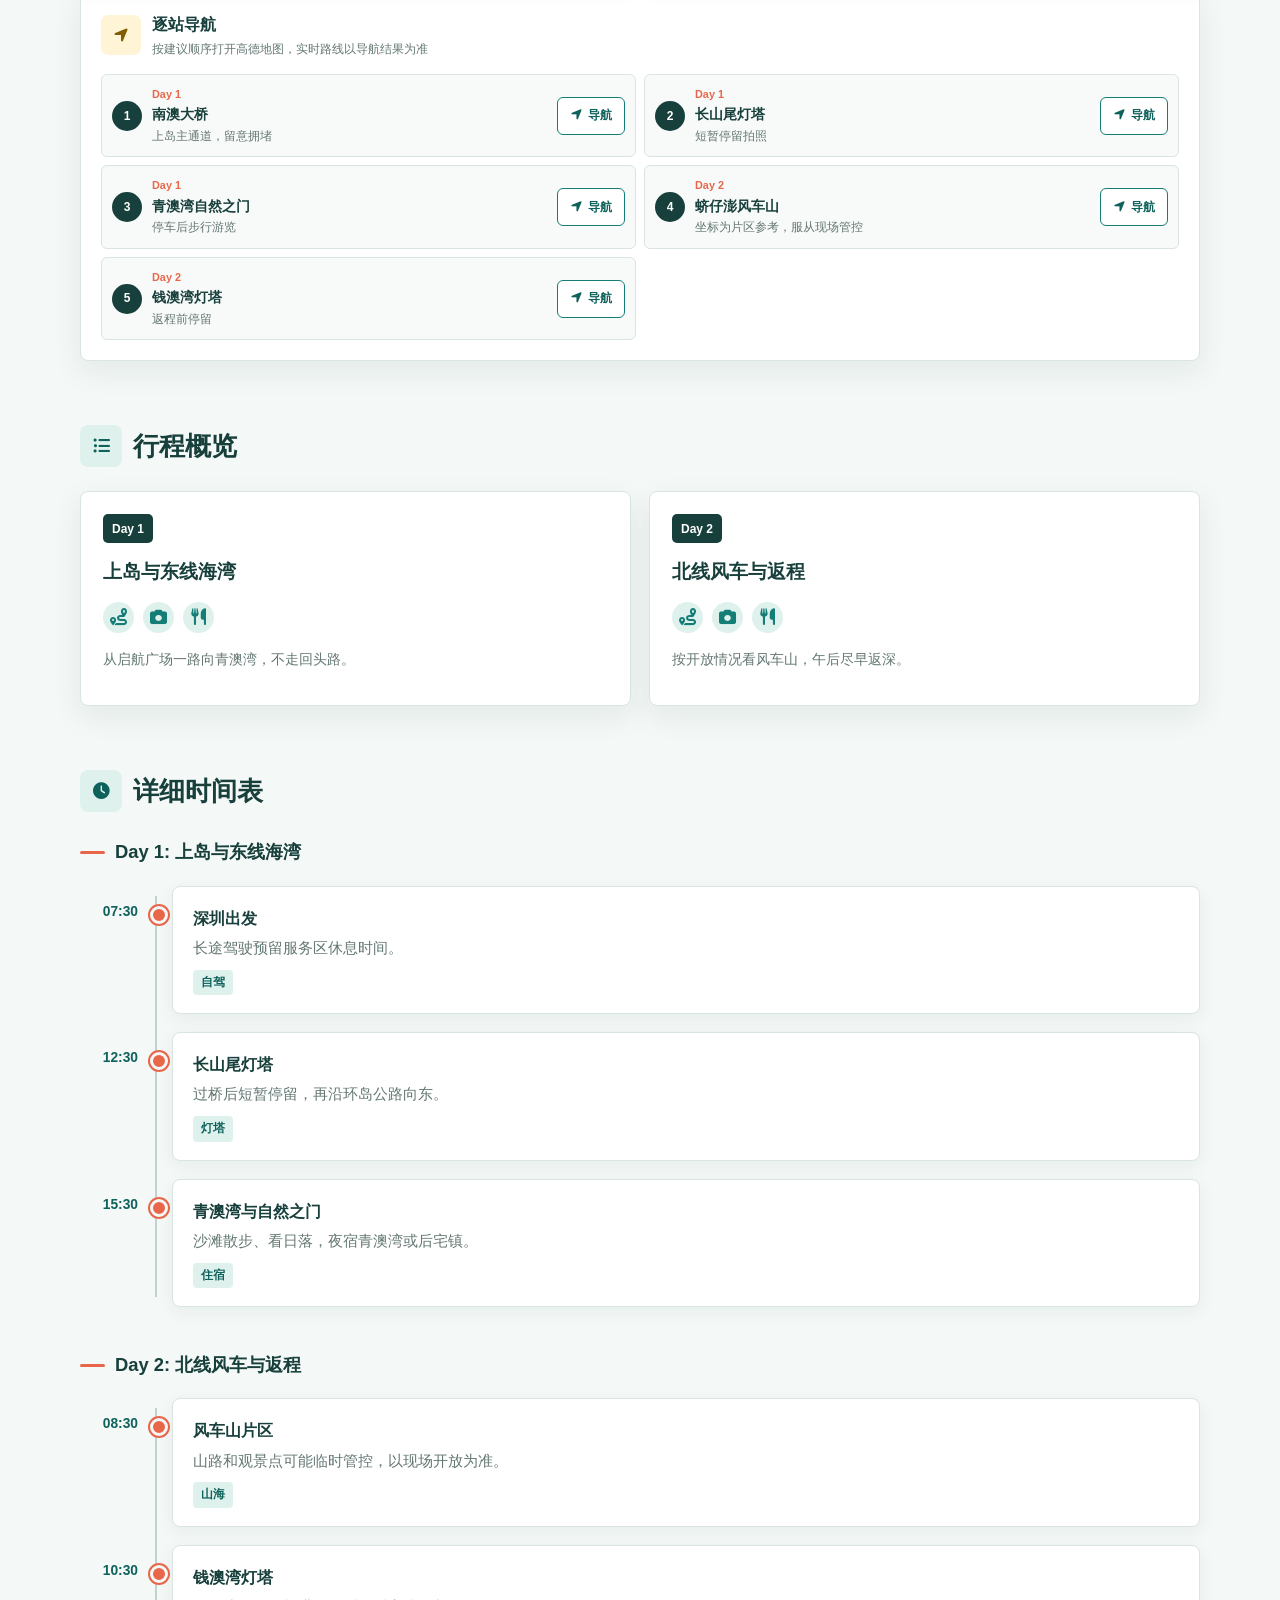
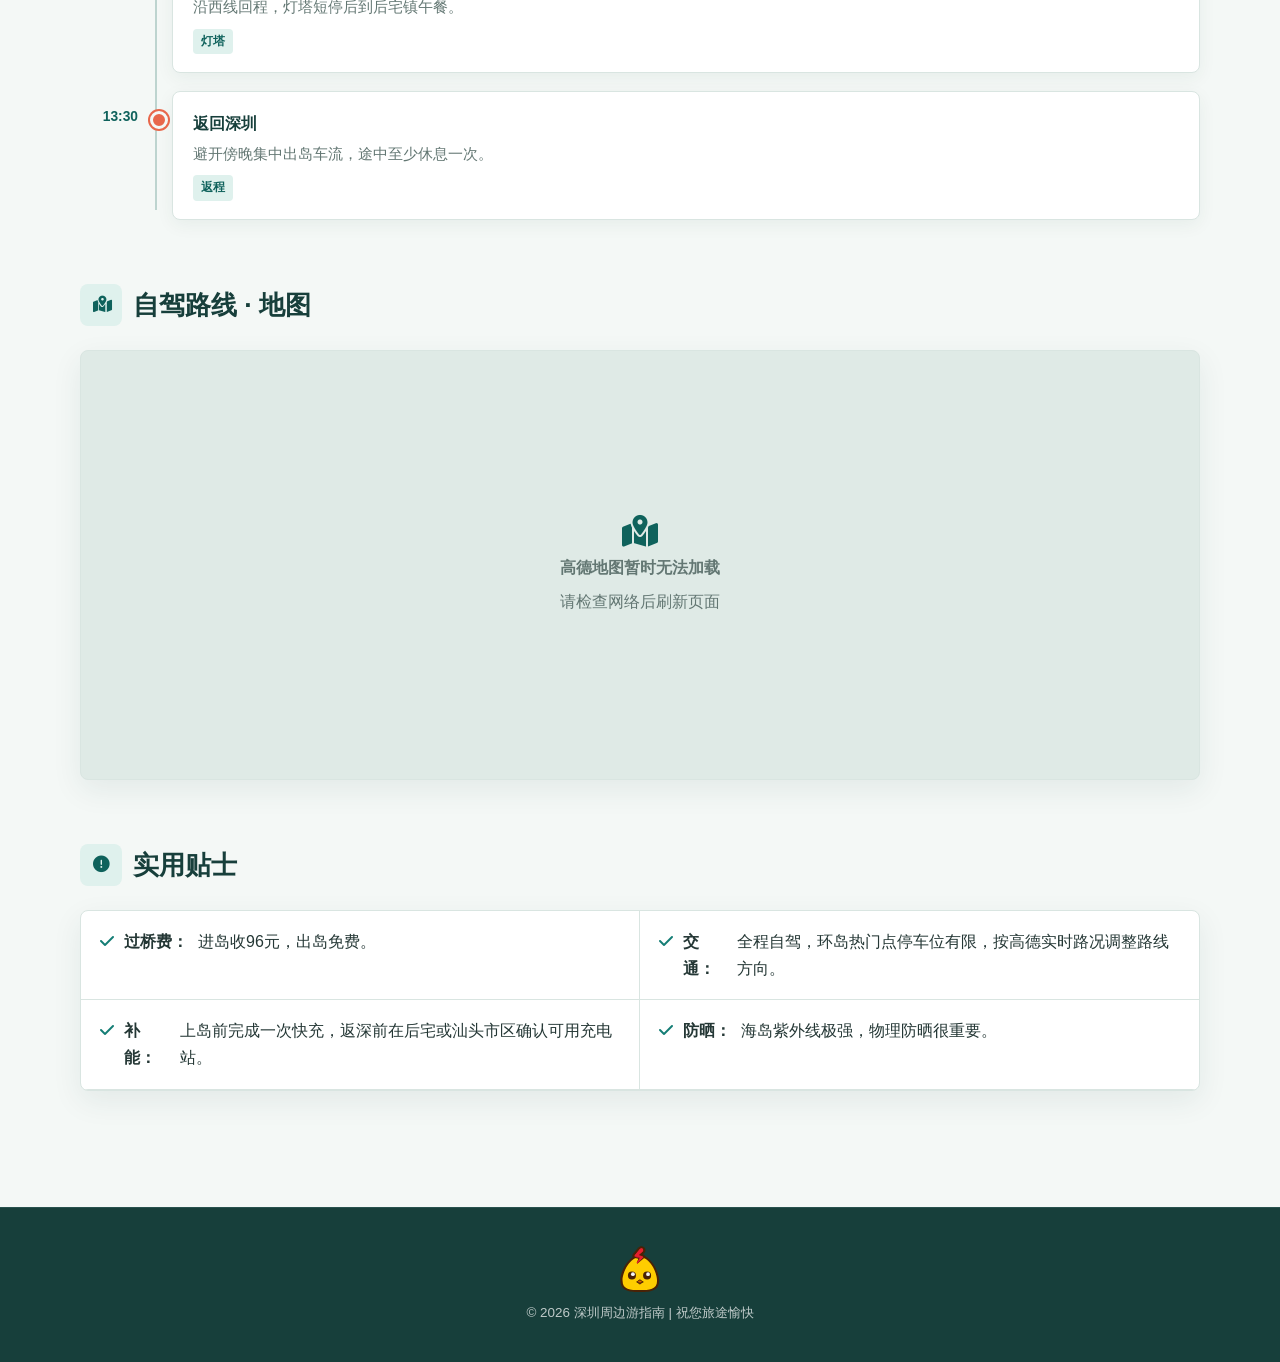
<file: routes/nanao.html>
<!DOCTYPE html>
<html lang="zh-CN">

<head>
  <meta charset="UTF-8">
  <meta name="viewport" content="width=device-width, initial-scale=1.0">
  <title>汕头南澳岛自驾二日游攻略</title>
  <link rel="icon" type="image/svg+xml" href="../assets/img/title.svg">
  <link rel="stylesheet" href="https://cdnjs.cloudflare.com/ajax/libs/font-awesome/6.4.0/css/all.min.css">
  <link rel="stylesheet" href="../assets/css/style.css">
</head>

<body>
  <!-- 导航栏 -->
  <nav class="nav-bar">
    <div class="nav-container">
      <a href="../index.html" class="nav-brand"><img src="../assets/img/title.svg" alt="Logo"
          style="width: 28px; height: 28px;"> 鸡哥的旅游攻略大全</a>
      <div class="nav-links">
        <a href="../index.html" class="nav-link">首页</a>
        <a href="../categories/shenzhen-nearby.html" class="nav-link" data-category="shenzhen-nearby">深圳周边</a>
        <a href="../categories/poetry-distance.html" class="nav-link" data-category="poetry-distance">诗和远方</a>
      </div>
    </div>
  </nav>

  <header class="hero"
    style="background-image: linear-gradient(rgba(0,0,0,0.4), rgba(0,0,0,0.4)), url('https://images.unsplash.com/photo-1596394516093-501ba68a0ba6?ixlib=rb-4.0.3&auto=format&fit=crop&w=1200&q=80'); background-size: cover; background-position: center;">
    <div class="container">
      <h1>汕头南澳岛 · 自驾二日游</h1>
      <p class="subtitle">北回归线上的绿洲 | 寻找失落的灯塔</p>
      <div class="meta-info">
        <span><i class="fas fa-calendar-alt"></i> 周末假期 (2天1夜)</span>
        <span><i class="fas fa-map-marker-alt"></i> 深圳 → 汕头南澳岛</span>
        <span><i class="fas fa-bolt"></i> 深圳自驾往返</span>
      </div>
    </div>
  </header>

  <main class="container">
    <!-- 每日概览 -->
    <section class="overview-section">
      <h2><i class="fas fa-list-ul"></i> 行程概览</h2>
      <div class="grid-overview">
        <div class="day-card">
          <div class="day-header">Day 1</div>
          <div class="day-title">环岛寻迹</div>
          <div class="day-icons">
            <i class="fas fa-bridge" title="南澳大桥"></i>
            <i class="fas fa-lighthouse" title="灯塔"></i>
            <i class="fas fa-sun" title="日落"></i>
          </div>
          <p>穿越跨海大桥，打卡网红灯塔，青澳湾漫步</p>
        </div>
        <div class="day-card">
          <div class="day-header">Day 2</div>
          <div class="day-title">风车山海</div>
          <div class="day-icons">
            <i class="fas fa-fan" title="风车山"></i>
            <i class="fas fa-camera" title="北回归线"></i>
            <i class="fas fa-fish" title="海鲜"></i>
          </div>
          <p>蛴仔澎风车山，自然之门，享用海鲜大餐</p>
        </div>
      </div>
    </section>

    <!-- 详细行程 -->
    <section class="itinerary-section">
      <h2><i class="fas fa-clock"></i> 详细行程</h2>

      <!-- Day 1 -->
      <div class="day-detail">
        <h3 class="day-heading">Day 1: 跨越山海见你</h3>
        <div class="timeline">
          <div class="timeline-item">
            <div class="time">10:00</div>
            <div class="content">
              <h4>深圳自驾 → 南澳大桥</h4>
              <p>满电从深圳出发，途中按续航补能后抵达南澳大桥，穿越全长约11公里的跨海通道。</p>
              <span class="tag">交通</span>
            </div>
          </div>
          <div class="timeline-item">
            <div class="time">11:30</div>
            <div class="content">
              <h4>长山尾灯塔</h4>
              <p>红色的复古灯塔，背景是跨海大桥，非常出片。</p>
              <span class="tag">拍照</span>
            </div>
          </div>
          <div class="timeline-item">
            <div class="time">15:00</div>
            <div class="content">
              <h4>青澳湾 & 自然之门</h4>
              <p>广东最美海岸线之一，沙质细腻。打卡北回归线标志塔。</p>
              <span class="tag">景点</span>
            </div>
          </div>
          <div class="timeline-item">
            <div class="time">18:00</div>
            <div class="content">
              <h4>海鲜大排档</h4>
              <p>在后宅镇或青澳湾享用紫菜炒饭、白灼鱿鱼等。</p>
              <span class="tag">美食</span>
            </div>
          </div>
        </div>
      </div>

      <!-- Day 2 -->
      <div class="day-detail">
        <h3 class="day-heading">Day 2: 风车与海的浪漫</h3>
        <div class="timeline">
          <div class="timeline-item">
            <div class="time">09:00</div>
            <div class="content">
              <h4>三 chimney 灯塔 (钱澳湾)</h4>
              <p>米黄色的灯塔，清新可爱。</p>
              <span class="tag">景点</span>
            </div>
          </div>
          <div class="timeline-item">
            <div class="time">10:30</div>
            <div class="content">
              <h4>蛴仔澎风车山</h4>
              <p>满山遍野的白色风车，视野极佳，可俯瞰大海。</p>
              <span class="tag highlight">必打卡</span>
            </div>
          </div>
          <div class="timeline-item">
            <div class="time">13:00</div>
            <div class="content">
              <h4>自驾返回深圳</h4>
              <p>购买手信后返深，上桥前确认剩余续航，长途途中按充电站实时状态补能和休息。</p>
            </div>
          </div>
        </div>
      </div>
    </section>

    <!-- 交通地图 -->
    <section class="map-section">
      <h2><i class="fas fa-map-marked-alt"></i> 自驾路线 · 地图</h2>
      <div id="map"></div>
    </section>

    <!-- 实用贴士 -->
    <section class="tips-section">
      <h2><i class="fas fa-exclamation-circle"></i> 实用贴士</h2>
      <ul class="tips-list">
        <li><i class="fas fa-check"></i> <strong>过桥费：</strong> 进岛收96元，出岛免费。</li>
        <li><i class="fas fa-check"></i> <strong>交通：</strong> 全程自驾，环岛热门点停车位有限，按高德实时路况调整路线方向。</li>
        <li><i class="fas fa-check"></i> <strong>补能：</strong> 上岛前完成一次快充，返深前在后宅或汕头市区确认可用充电站。</li>
        <li><i class="fas fa-check"></i> <strong>防晒：</strong> 海岛紫外线极强，物理防晒很重要。</li>
      </ul>
    </section>
  </main>

  <footer>
    <p>&copy; 2026 深圳周边游指南 | 祝您旅途愉快</p>
  </footer>

  <script src="../assets/js/common.js"></script>
  <script>
    // 南澳岛行程数据
    const locations = [
      {
        name: "深圳出发点",
        coords: [22.541, 114.060],
        desc: "福田中心区附近自驾出发",
        day: "Day 1"
      },
      {
        name: "南澳大桥",
        coords: [23.4245, 116.9456],
        desc: "壮观跨海大桥",
        day: "Day 1"
      },
      {
        name: "长山尾灯塔",
        coords: [23.4358, 116.9687],
        desc: "网红红色灯塔",
        day: "Day 1"
      },
      {
        name: "青澳湾/自然之门",
        coords: [23.4396, 117.1352],
        desc: "北回归线标志塔",
        day: "Day 1"
      },
      {
        name: "钱澳湾灯塔",
        coords: [23.4089, 117.0234],
        desc: "米黄色灯塔",
        day: "Day 2"
      },
      {
        name: "蛴仔澎风车山",
        coords: [23.4567, 117.0890], // 近似坐标
        desc: "风车海景",
        day: "Day 2"
      }
    ];

    const routeIsland = [
      [23.4245, 116.9456],
      [23.4358, 116.9687],
      [23.4396, 117.1352],
      [23.4567, 117.0890],
      [23.4089, 117.0234]
    ];

    const routes = [
      { name: '深圳 → 南澳大桥', path: [[22.541, 114.060], [23.4245, 116.9456]], color: 'blue' },
      { name: '南澳岛环岛自驾', path: routeIsland, color: 'red' },
      { name: '南澳岛 → 深圳', path: [[23.4089, 117.0234], [22.541, 114.060]], color: 'green' }
    ];

    // 初始化地图
    document.addEventListener('DOMContentLoaded', () => {
      initMap('map', locations, routes);
    });
  </script>
</body>

</html>
</file>
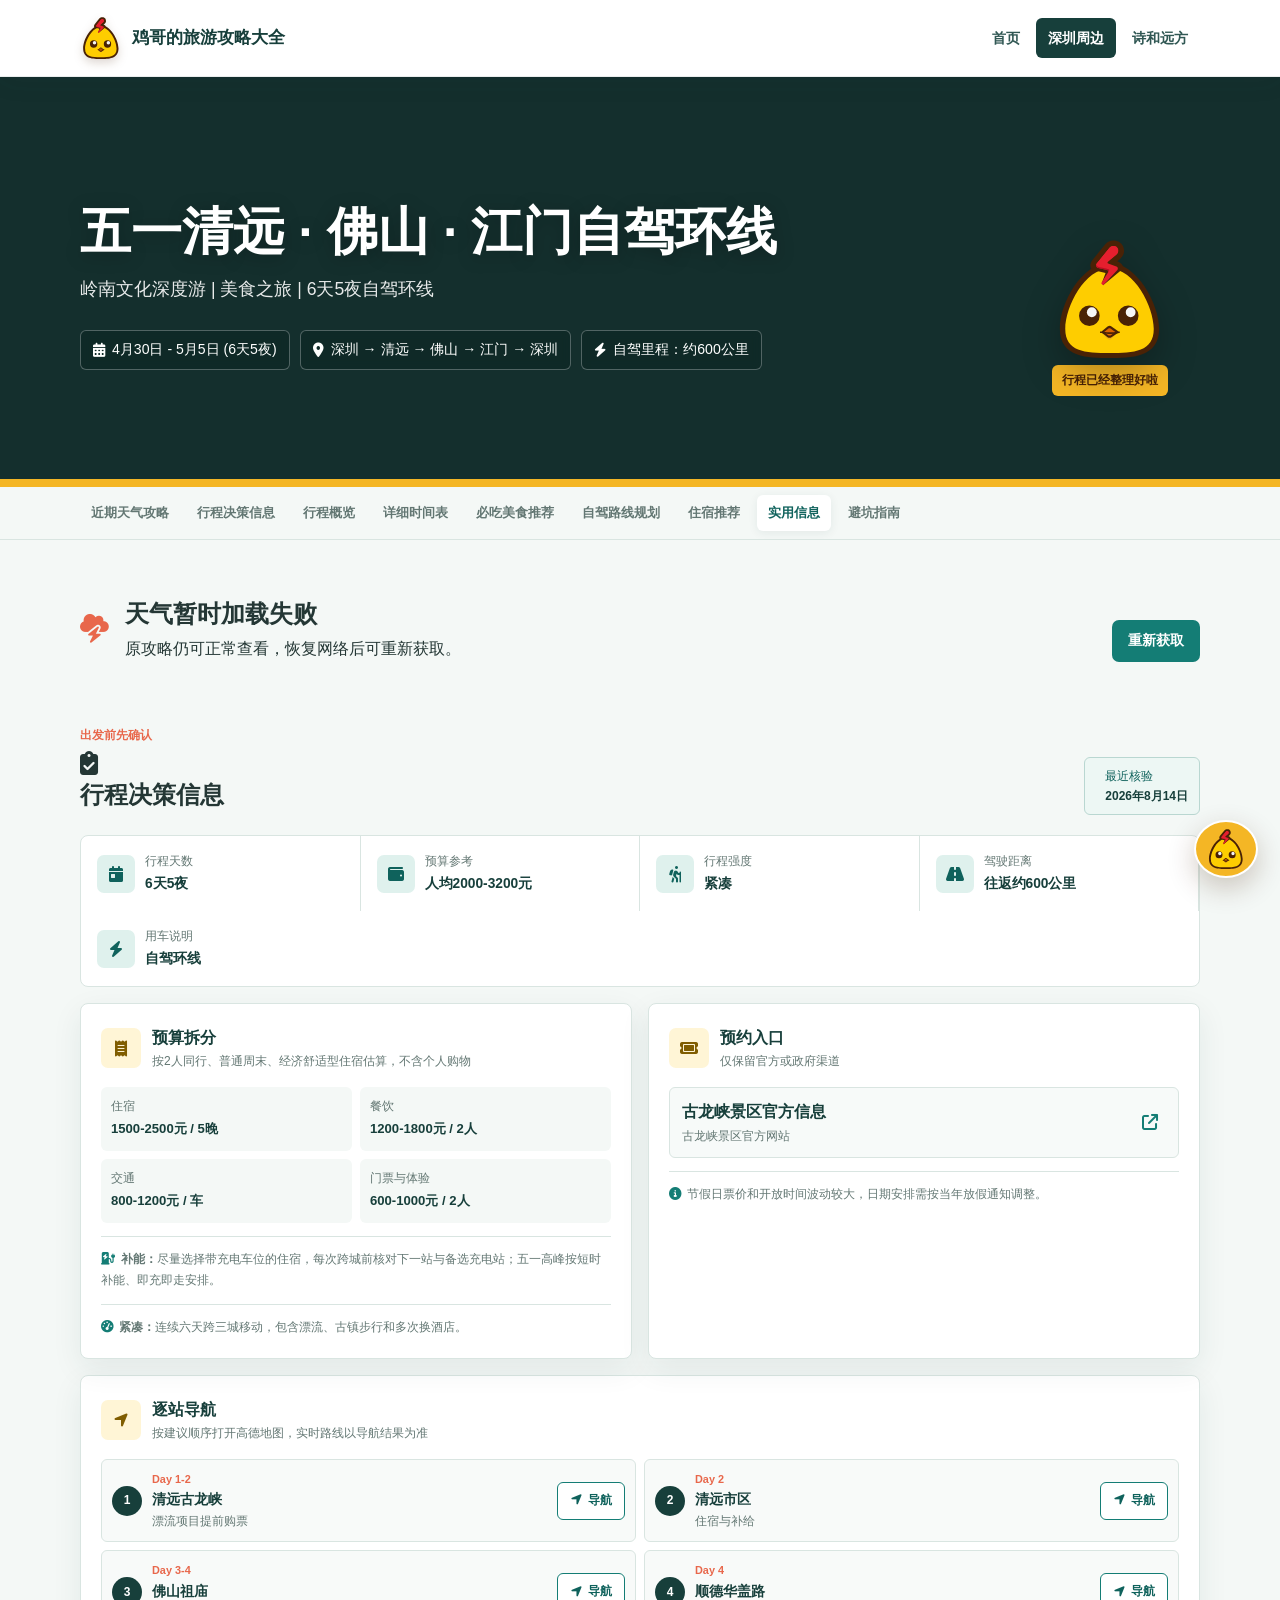
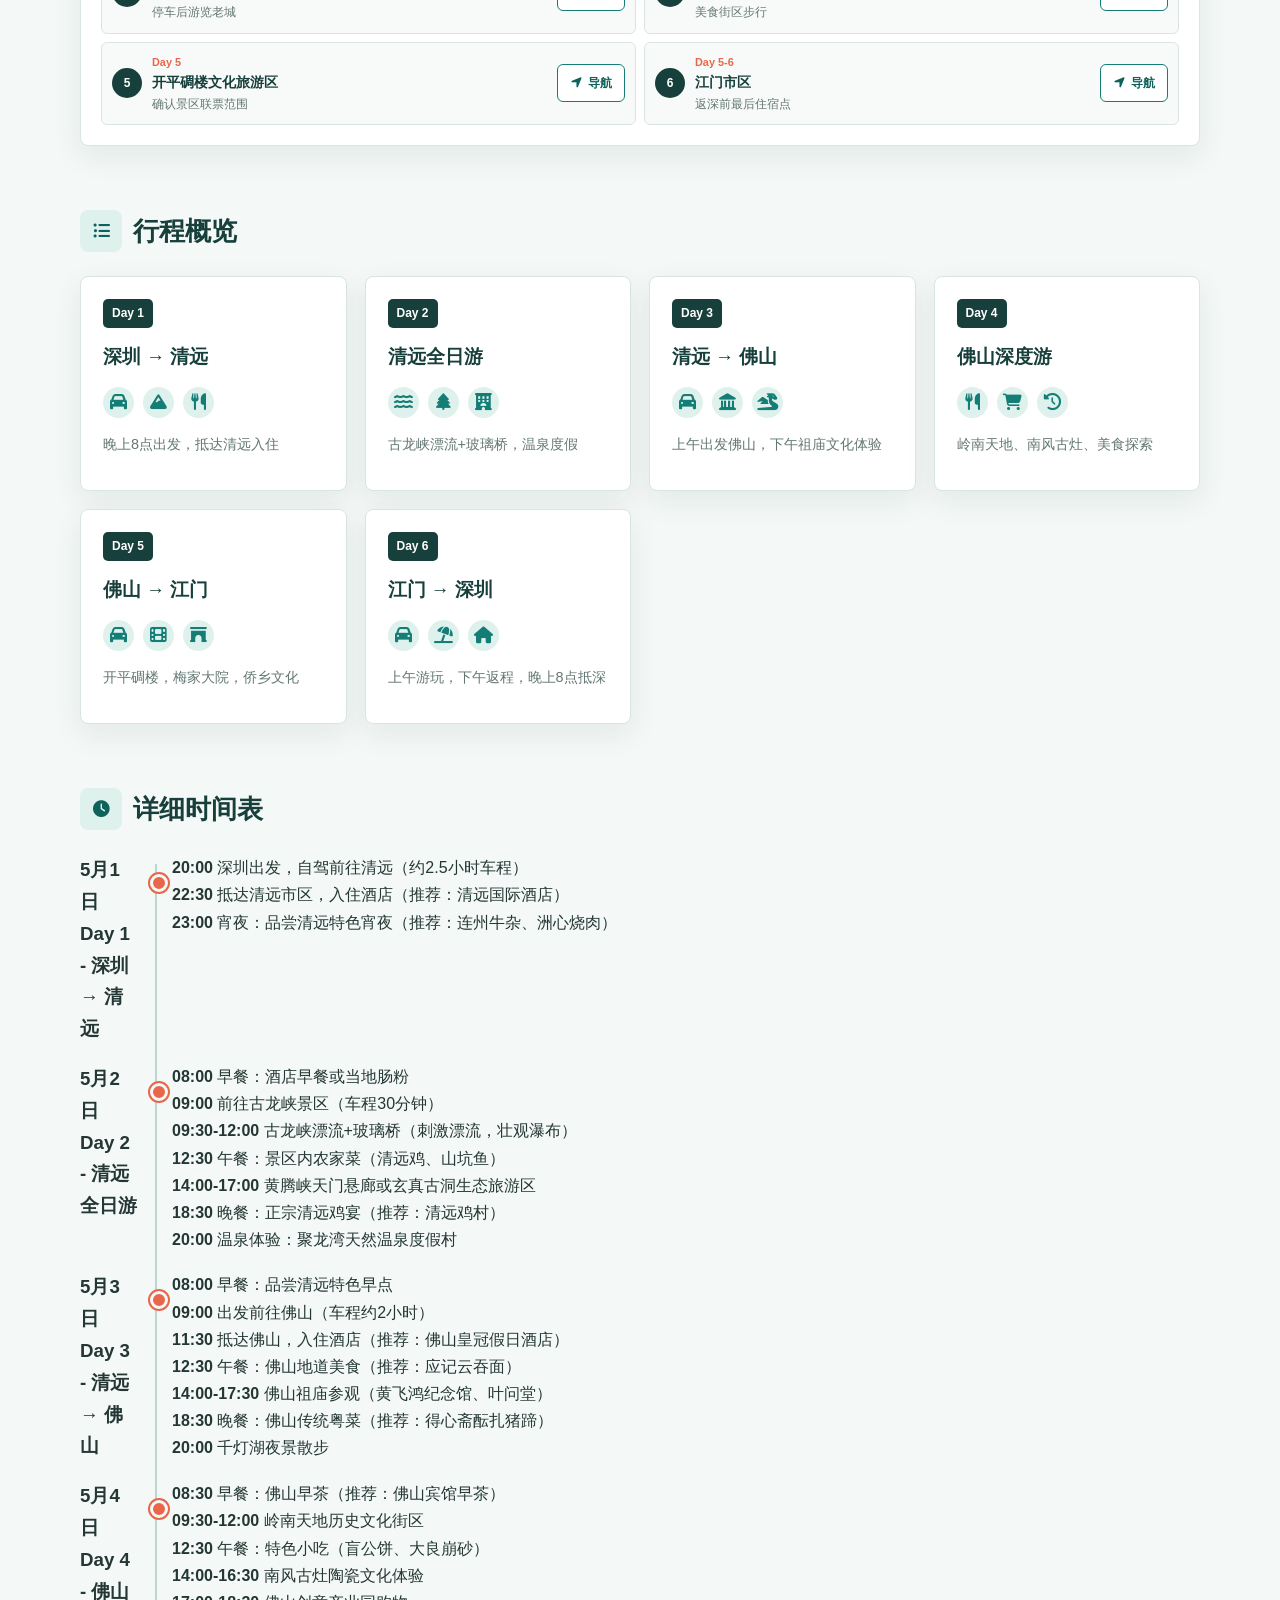
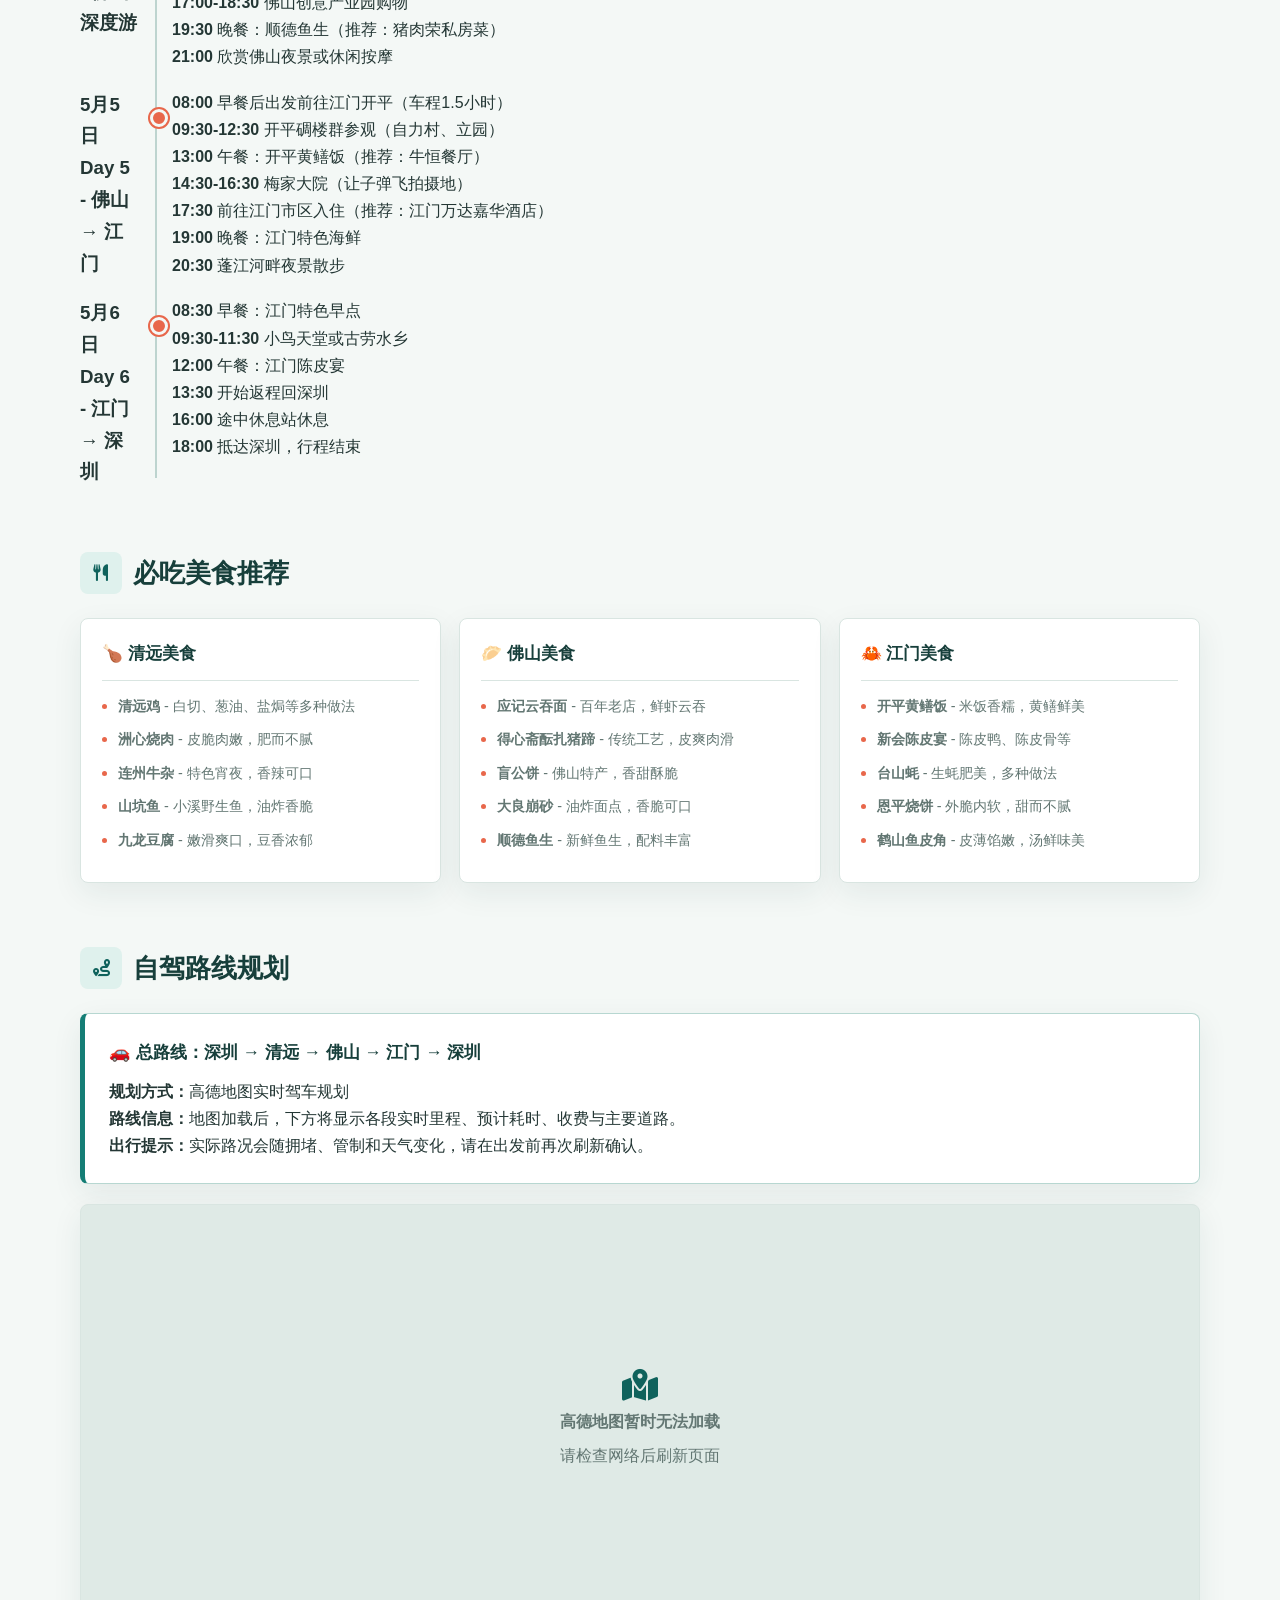
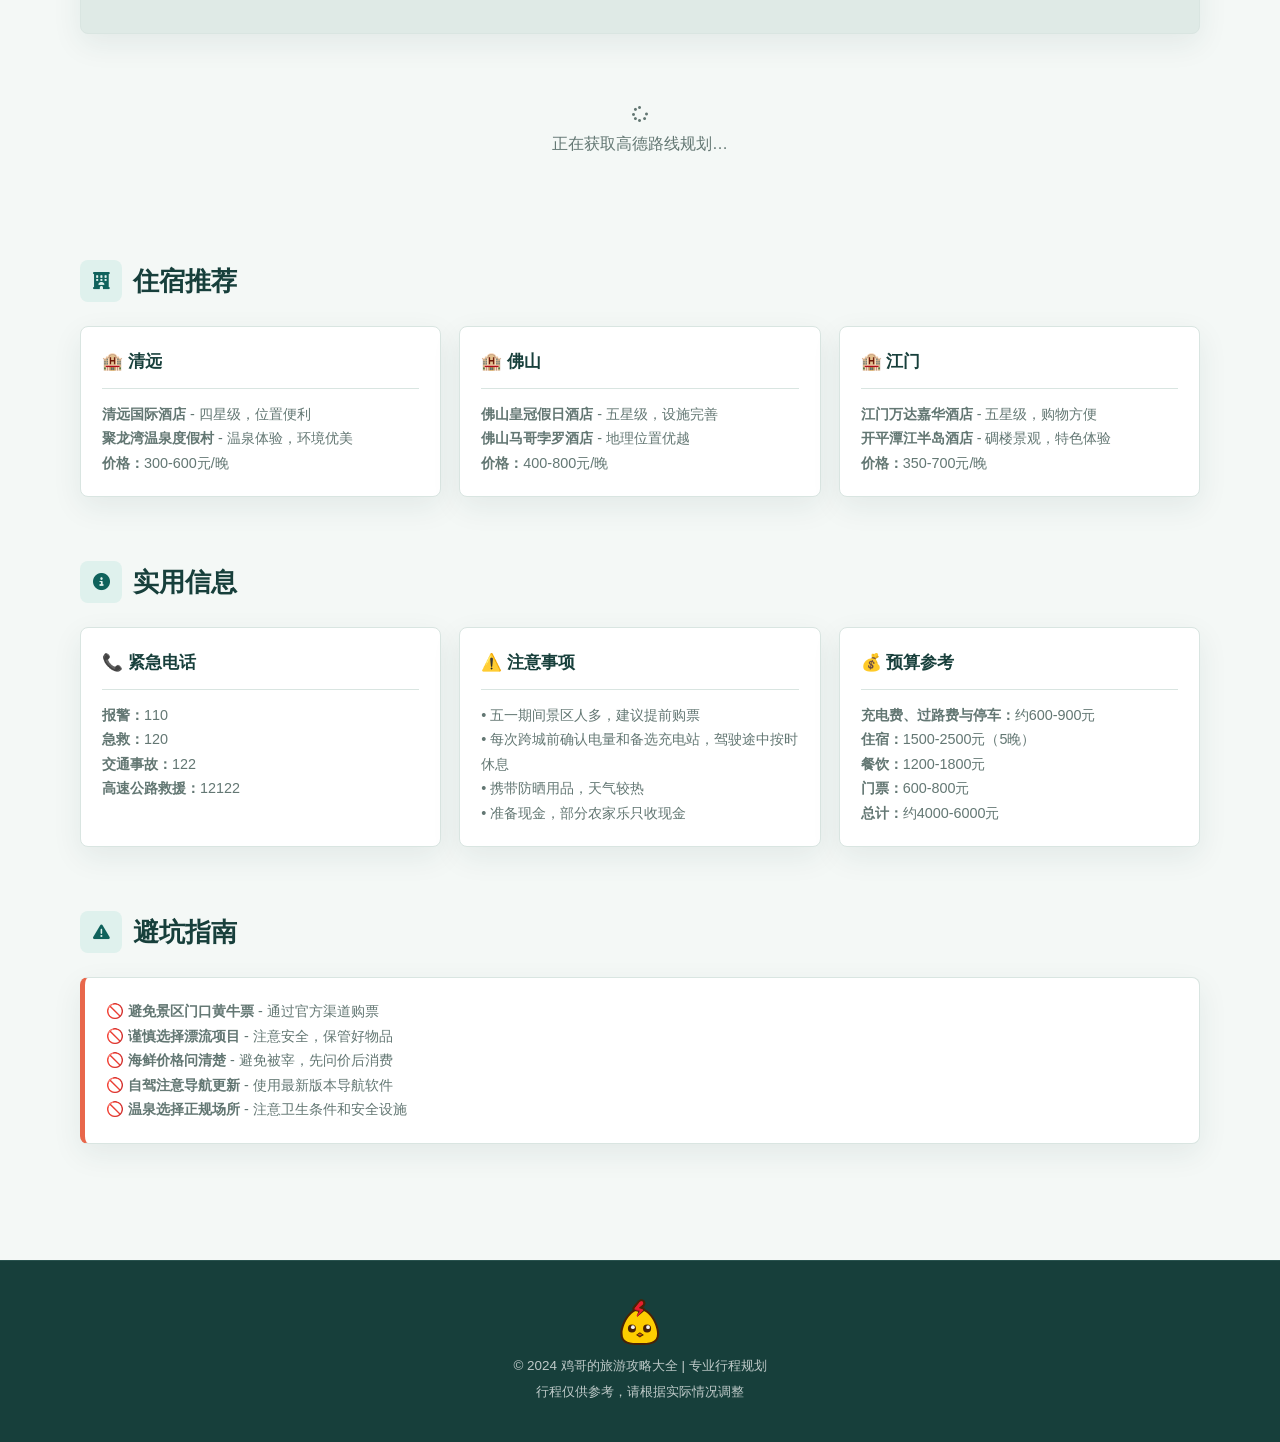
<file: routes/wuyi.html>
<!DOCTYPE html>
<html lang="zh-CN">

<head>
  <meta charset="UTF-8">
  <meta name="viewport" content="width=device-width, initial-scale=1.0">
  <title>五一清远-佛山-江门三城自驾游攻略</title>
  <link rel="icon" type="image/svg+xml" href="../assets/img/title.svg">
  <link rel="stylesheet" href="https://cdnjs.cloudflare.com/ajax/libs/font-awesome/6.4.0/css/all.min.css">
  <link rel="stylesheet" href="../assets/css/style.css">
</head>

<body>
  <!-- 导航栏 -->
  <nav class="nav-bar">
    <div class="nav-container">
      <a href="../index.html" class="nav-brand"><img src="../assets/img/title.svg" alt="Logo"
          style="width: 28px; height: 28px;"> 鸡哥的旅游攻略大全</a>
      <div class="nav-links">
        <a href="../index.html" class="nav-link">首页</a>
        <a href="../categories/shenzhen-nearby.html" class="nav-link" data-category="shenzhen-nearby">深圳周边</a>
        <a href="../categories/poetry-distance.html" class="nav-link" data-category="poetry-distance">诗和远方</a>
      </div>
    </div>
  </nav>

  <header class="hero" style="background-image: linear-gradient(rgba(0,0,0,0.4), rgba(0,0,0,0.4)), url('https://images.unsplash.com/photo-1464822759023-fed622ff2c3b?ixlib=rb-4.0.3&auto=format&fit=crop&w=1200&q=80'); background-size: cover; background-position: center;">
    <div class="container">
      <h1>五一清远 · 佛山 · 江门自驾环线</h1>
      <p class="subtitle">岭南文化深度游 | 美食之旅 | 6天5夜自驾环线</p>
      <div class="meta-info">
        <span><i class="fas fa-calendar-alt"></i> 4月30日 - 5月5日 (6天5夜)</span>
        <span><i class="fas fa-map-marker-alt"></i> 深圳 → 清远 → 佛山 → 江门 → 深圳</span>
        <span><i class="fas fa-bolt"></i> 自驾里程：约600公里</span>
      </div>
      
      <div class="weather-widget">
        <h3><i class="fas fa-cloud-sun"></i> 高德天气预报</h3>
        <p id="weather-info">正在获取清远近期天气…</p>
        <p>适宜：自驾、徒步、美食探索、文化体验</p>
      </div>
    </div>
  </header>

  <main class="container">
    <!-- 行程概览 -->
    <section class="overview-section">
      <h2><i class="fas fa-list-ul"></i> 行程概览</h2>
      <div class="grid-overview">
        <div class="day-card">
          <div class="day-header">Day 1</div>
          <div class="day-title">深圳 → 清远</div>
          <div class="day-icons">
            <i class="fas fa-car" title="自驾"></i>
            <i class="fas fa-mountain" title="古龙峡"></i>
            <i class="fas fa-utensils" title="清远鸡"></i>
          </div>
          <div class="day-desc">晚上8点出发，抵达清远入住</div>
        </div>

        <div class="day-card">
          <div class="day-header">Day 2</div>
          <div class="day-title">清远全日游</div>
          <div class="day-icons">
            <i class="fas fa-water" title="漂流"></i>
            <i class="fas fa-tree" title="森林"></i>
            <i class="fas fa-hotel" title="温泉"></i>
          </div>
          <div class="day-desc">古龙峡漂流+玻璃桥，温泉度假</div>
        </div>

        <div class="day-card">
          <div class="day-header">Day 3</div>
          <div class="day-title">清远 → 佛山</div>
          <div class="day-icons">
            <i class="fas fa-car" title="自驾"></i>
            <i class="fas fa-landmark" title="祖庙"></i>
            <i class="fas fa-dragon" title="舞狮"></i>
          </div>
          <div class="day-desc">上午出发佛山，下午祖庙文化体验</div>
        </div>

        <div class="day-card">
          <div class="day-header">Day 4</div>
          <div class="day-title">佛山深度游</div>
          <div class="day-icons">
            <i class="fas fa-utensils" title="美食"></i>
            <i class="fas fa-shopping-cart" title="购物"></i>
            <i class="fas fa-history" title="历史"></i>
          </div>
          <div class="day-desc">岭南天地、南风古灶、美食探索</div>
        </div>

        <div class="day-card">
          <div class="day-header">Day 5</div>
          <div class="day-title">佛山 → 江门</div>
          <div class="day-icons">
            <i class="fas fa-car" title="自驾"></i>
            <i class="fas fa-film" title="影视城"></i>
            <i class="fas fa-archway" title="碉楼"></i>
          </div>
          <div class="day-desc">开平碉楼，梅家大院，侨乡文化</div>
        </div>

        <div class="day-card">
          <div class="day-header">Day 6</div>
          <div class="day-title">江门 → 深圳</div>
          <div class="day-icons">
            <i class="fas fa-car" title="自驾"></i>
            <i class="fas fa-umbrella-beach" title="海滩"></i>
            <i class="fas fa-home" title="返程"></i>
          </div>
          <div class="day-desc">上午游玩，下午返程，晚上8点抵深</div>
        </div>
      </div>
    </section>

    <!-- 详细行程 -->
    <section class="content-section">
      <h2><i class="fas fa-clock"></i> 详细时间表</h2>
      
      <div class="timeline">
        <!-- Day 1 -->
        <div class="timeline-item">
          <h3>5月1日 Day 1 - 深圳 → 清远</h3>
          <div class="schedule-detail">
            <p><strong>20:00</strong> 深圳出发，自驾前往清远（约2.5小时车程）</p>
            <p><strong>22:30</strong> 抵达清远市区，入住酒店（推荐：清远国际酒店）</p>
            <p><strong>23:00</strong> 宵夜：品尝清远特色宵夜（推荐：连州牛杂、洲心烧肉）</p>
          </div>
        </div>

        <!-- Day 2 -->
        <div class="timeline-item">
          <h3>5月2日 Day 2 - 清远全日游</h3>
          <div class="schedule-detail">
            <p><strong>08:00</strong> 早餐：酒店早餐或当地肠粉</p>
            <p><strong>09:00</strong> 前往古龙峡景区（车程30分钟）</p>
            <p><strong>09:30-12:00</strong> 古龙峡漂流+玻璃桥（刺激漂流，壮观瀑布）</p>
            <p><strong>12:30</strong> 午餐：景区内农家菜（清远鸡、山坑鱼）</p>
            <p><strong>14:00-17:00</strong> 黄腾峡天门悬廊或玄真古洞生态旅游区</p>
            <p><strong>18:30</strong> 晚餐：正宗清远鸡宴（推荐：清远鸡村）</p>
            <p><strong>20:00</strong> 温泉体验：聚龙湾天然温泉度假村</p>
          </div>
        </div>

        <!-- Day 3 -->
        <div class="timeline-item">
          <h3>5月3日 Day 3 - 清远 → 佛山</h3>
          <div class="schedule-detail">
            <p><strong>08:00</strong> 早餐：品尝清远特色早点</p>
            <p><strong>09:00</strong> 出发前往佛山（车程约2小时）</p>
            <p><strong>11:30</strong> 抵达佛山，入住酒店（推荐：佛山皇冠假日酒店）</p>
            <p><strong>12:30</strong> 午餐：佛山地道美食（推荐：应记云吞面）</p>
            <p><strong>14:00-17:30</strong> 佛山祖庙参观（黄飞鸿纪念馆、叶问堂）</p>
            <p><strong>18:30</strong> 晚餐：佛山传统粤菜（推荐：得心斋酝扎猪蹄）</p>
            <p><strong>20:00</strong> 千灯湖夜景散步</p>
          </div>
        </div>

        <!-- Day 4 -->
        <div class="timeline-item">
          <h3>5月4日 Day 4 - 佛山深度游</h3>
          <div class="schedule-detail">
            <p><strong>08:30</strong> 早餐：佛山早茶（推荐：佛山宾馆早茶）</p>
            <p><strong>09:30-12:00</strong> 岭南天地历史文化街区</p>
            <p><strong>12:30</strong> 午餐：特色小吃（盲公饼、大良崩砂）</p>
            <p><strong>14:00-16:30</strong> 南风古灶陶瓷文化体验</p>
            <p><strong>17:00-18:30</strong> 佛山创意产业园购物</p>
            <p><strong>19:30</strong> 晚餐：顺德鱼生（推荐：猪肉荣私房菜）</p>
            <p><strong>21:00</strong> 欣赏佛山夜景或休闲按摩</p>
          </div>
        </div>

        <!-- Day 5 -->
        <div class="timeline-item">
          <h3>5月5日 Day 5 - 佛山 → 江门</h3>
          <div class="schedule-detail">
            <p><strong>08:00</strong> 早餐后出发前往江门开平（车程1.5小时）</p>
            <p><strong>09:30-12:30</strong> 开平碉楼群参观（自力村、立园）</p>
            <p><strong>13:00</strong> 午餐：开平黄鳝饭（推荐：牛恒餐厅）</p>
            <p><strong>14:30-16:30</strong> 梅家大院（让子弹飞拍摄地）</p>
            <p><strong>17:30</strong> 前往江门市区入住（推荐：江门万达嘉华酒店）</p>
            <p><strong>19:00</strong> 晚餐：江门特色海鲜</p>
            <p><strong>20:30</strong> 蓬江河畔夜景散步</p>
          </div>
        </div>

        <!-- Day 6 -->
        <div class="timeline-item">
          <h3>5月6日 Day 6 - 江门 → 深圳</h3>
          <div class="schedule-detail">
            <p><strong>08:30</strong> 早餐：江门特色早点</p>
            <p><strong>09:30-11:30</strong> 小鸟天堂或古劳水乡</p>
            <p><strong>12:00</strong> 午餐：江门陈皮宴</p>
            <p><strong>13:30</strong> 开始返程回深圳</p>
            <p><strong>16:00</strong> 途中休息站休息</p>
            <p><strong>18:00</strong> 抵达深圳，行程结束</p>
          </div>
        </div>
      </div>
    </section>

    <!-- 美食推荐 -->
    <section class="content-section">
      <h2><i class="fas fa-utensils"></i> 必吃美食推荐</h2>
      
      <div class="food-grid">
        <div class="food-card">
          <h4>🍗 清远美食</h4>
          <ul>
            <li><strong>清远鸡</strong> - 白切、葱油、盐焗等多种做法</li>
            <li><strong>洲心烧肉</strong> - 皮脆肉嫩，肥而不腻</li>
            <li><strong>连州牛杂</strong> - 特色宵夜，香辣可口</li>
            <li><strong>山坑鱼</strong> - 小溪野生鱼，油炸香脆</li>
            <li><strong>九龙豆腐</strong> - 嫩滑爽口，豆香浓郁</li>
          </ul>
        </div>

        <div class="food-card">
          <h4>🥟 佛山美食</h4>
          <ul>
            <li><strong>应记云吞面</strong> - 百年老店，鲜虾云吞</li>
            <li><strong>得心斋酝扎猪蹄</strong> - 传统工艺，皮爽肉滑</li>
            <li><strong>盲公饼</strong> - 佛山特产，香甜酥脆</li>
            <li><strong>大良崩砂</strong> - 油炸面点，香脆可口</li>
            <li><strong>顺德鱼生</strong> - 新鲜鱼生，配料丰富</li>
          </ul>
        </div>

        <div class="food-card">
          <h4>🦀 江门美食</h4>
          <ul>
            <li><strong>开平黄鳝饭</strong> - 米饭香糯，黄鳝鲜美</li>
            <li><strong>新会陈皮宴</strong> - 陈皮鸭、陈皮骨等</li>
            <li><strong>台山蚝</strong> - 生蚝肥美，多种做法</li>
            <li><strong>恩平烧饼</strong> - 外脆内软，甜而不腻</li>
            <li><strong>鹤山鱼皮角</strong> - 皮薄馅嫩，汤鲜味美</li>
          </ul>
        </div>
      </div>
    </section>

    <!-- 交通信息 -->
    <section class="content-section">
      <h2><i class="fas fa-route"></i> 自驾路线规划</h2>
      
      <div class="route-card">
        <h4>🚗 总路线：深圳 → 清远 → 佛山 → 江门 → 深圳</h4>
        <p><strong>规划方式：</strong>高德地图实时驾车规划</p>
        <p><strong>路线信息：</strong>地图加载后，下方将显示各段实时里程、预计耗时、收费与主要道路。</p>
        <p><strong>出行提示：</strong>实际路况会随拥堵、管制和天气变化，请在出发前再次刷新确认。</p>
      </div>

      <div class="map-container" id="map"></div>

      <!-- 路线详细信息显示区域 -->
      <div id="route-info" style="margin-top: 2rem;">
        <div class="weather-detail-loading"><i class="fas fa-spinner fa-spin"></i><p>正在获取高德路线规划…</p></div>
      </div>
    </section>

    <!-- 住宿推荐 -->
    <section class="content-section">
      <h2><i class="fas fa-hotel"></i> 住宿推荐</h2>
      
      <div class="grid-cards">
        <div class="card">
          <div class="card-header">🏨 清远</div>
          <div class="card-content">
            <p><strong>清远国际酒店</strong> - 四星级，位置便利</p>
            <p><strong>聚龙湾温泉度假村</strong> - 温泉体验，环境优美</p>
            <p><strong>价格：</strong>300-600元/晚</p>
          </div>
        </div>

        <div class="card">
          <div class="card-header">🏨 佛山</div>
          <div class="card-content">
            <p><strong>佛山皇冠假日酒店</strong> - 五星级，设施完善</p>
            <p><strong>佛山马哥孛罗酒店</strong> - 地理位置优越</p>
            <p><strong>价格：</strong>400-800元/晚</p>
          </div>
        </div>

        <div class="card">
          <div class="card-header">🏨 江门</div>
          <div class="card-content">
            <p><strong>江门万达嘉华酒店</strong> - 五星级，购物方便</p>
            <p><strong>开平潭江半岛酒店</strong> - 碉楼景观，特色体验</p>
            <p><strong>价格：</strong>350-700元/晚</p>
          </div>
        </div>
      </div>
    </section>

    <!-- 实用信息 -->
    <section class="content-section">
      <h2><i class="fas fa-info-circle"></i> 实用信息</h2>
      
      <div class="grid-cards">
        <div class="card">
          <div class="card-header">📞 紧急电话</div>
          <div class="card-content">
            <p><strong>报警：</strong>110</p>
            <p><strong>急救：</strong>120</p>
            <p><strong>交通事故：</strong>122</p>
            <p><strong>高速公路救援：</strong>12122</p>
          </div>
        </div>

        <div class="card">
          <div class="card-header">⚠️ 注意事项</div>
          <div class="card-content">
            <p>• 五一期间景区人多，建议提前购票</p>
            <p>• 每次跨城前确认电量和备选充电站，驾驶途中按时休息</p>
            <p>• 携带防晒用品，天气较热</p>
            <p>• 准备现金，部分农家乐只收现金</p>
          </div>
        </div>

        <div class="card">
          <div class="card-header">💰 预算参考</div>
          <div class="card-content">
            <p><strong>充电费、过路费与停车：</strong>约600-900元</p>
            <p><strong>住宿：</strong>1500-2500元（5晚）</p>
            <p><strong>餐饮：</strong>1200-1800元</p>
            <p><strong>门票：</strong>600-800元</p>
            <p><strong>总计：</strong>约4000-6000元</p>
          </div>
        </div>
      </div>
    </section>

    <!-- 避坑指南 -->
    <section class="content-section">
      <h2><i class="fas fa-exclamation-triangle"></i> 避坑指南</h2>
      
      <div class="card warning-card">
        <div class="card-content">
          <p>🚫 <strong>避免景区门口黄牛票</strong> - 通过官方渠道购票</p>
          <p>🚫 <strong>谨慎选择漂流项目</strong> - 注意安全，保管好物品</p>
          <p>🚫 <strong>海鲜价格问清楚</strong> - 避免被宰，先问价后消费</p>
          <p>🚫 <strong>自驾注意导航更新</strong> - 使用最新版本导航软件</p>
          <p>🚫 <strong>温泉选择正规场所</strong> - 注意卫生条件和安全设施</p>
        </div>
      </div>
    </section>
  </main>

  <footer class="footer">
    <div class="container">
      <p>© 2024 鸡哥的旅游攻略大全 | 专业行程规划</p>
      <p>行程仅供参考，请根据实际情况调整</p>
    </div>
  </footer>

  <script src="../assets/js/common.js"></script>
  <script>
    // 高德地图集成
    document.addEventListener('DOMContentLoaded', function() {
      // 城市坐标
      const cities = {
        '深圳': '114.057868,22.543099',
        '清远': '113.056098,23.682064',
        '佛山': '113.121586,23.021351',
        '江门': '113.081548,22.578948'
      };

      // 显示路线信息
      function displayRouteInfo(routeData) {
        const routeInfoContainer = document.getElementById('route-info');
        if (routeInfoContainer) {
          let html = '<div class="route-details">';
          
          routeData.forEach(info => {
            const hours = Math.floor(info.duration / 3600);
            const minutes = Math.round((info.duration % 3600) / 60);
            const duration = hours ? `${hours}小时${minutes ? `${minutes}分钟` : ''}` : `${minutes}分钟`;
            html += `
              <div class="route-segment">
                <h4>${info.name}</h4>
                <div class="route-stats">
                  <span><i class="fas fa-road"></i> 约${(info.distance / 1000).toFixed(0)}公里</span>
                  <span><i class="fas fa-clock"></i> 约${duration}</span>
                  <span><i class="fas fa-tag"></i> 收费：${info.tolls > 0 ? `约${info.tolls}元` : '以实时结果为准'}</span>
                </div>
                <p class="route-path"><i class="fas fa-route"></i> ${info.roads}</p>
              </div>
            `;
          });

          html += '</div>';
          routeInfoContainer.innerHTML = html;
        }
      }

      const locations = Object.entries(cities).map(([name, value]) => {
        const [lng, lat] = value.split(',').map(Number);
        return { name, coords: [lat, lng], desc: '自驾环线途经城市', day: '五一行程' };
      });
      const routeColors = ['#1677ff', '#e85d3f', '#16856f', '#a87500'];
      const routeSegments = locations.map((location, index) => {
        const next = locations[(index + 1) % locations.length];
        return {
          name: `${location.name}-${next.name}`,
          path: [location.coords, next.coords],
          color: routeColors[index]
        };
      });
      initMap('map', locations, routeSegments).then(result => {
        if (result?.routes?.length) displayRouteInfo(result.routes);
      });
    });
  </script>
</body>
</html>
</file>
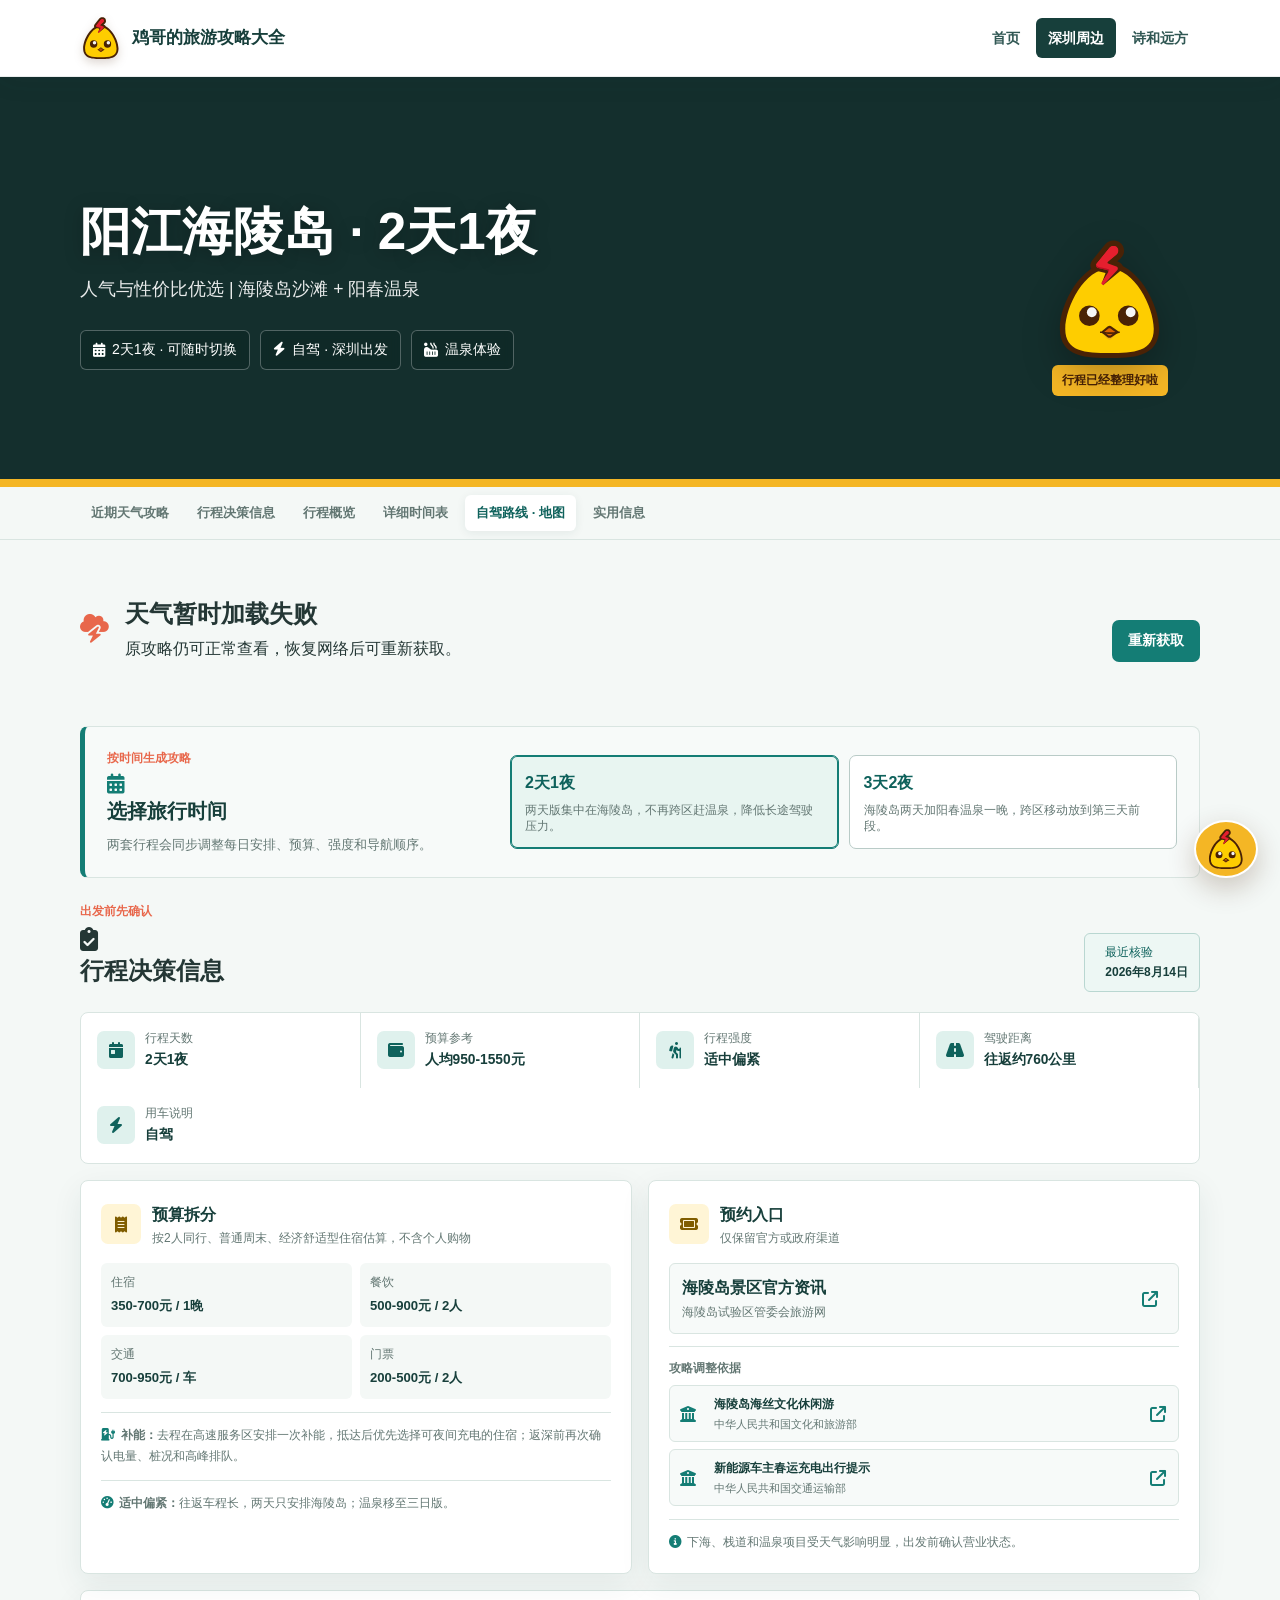
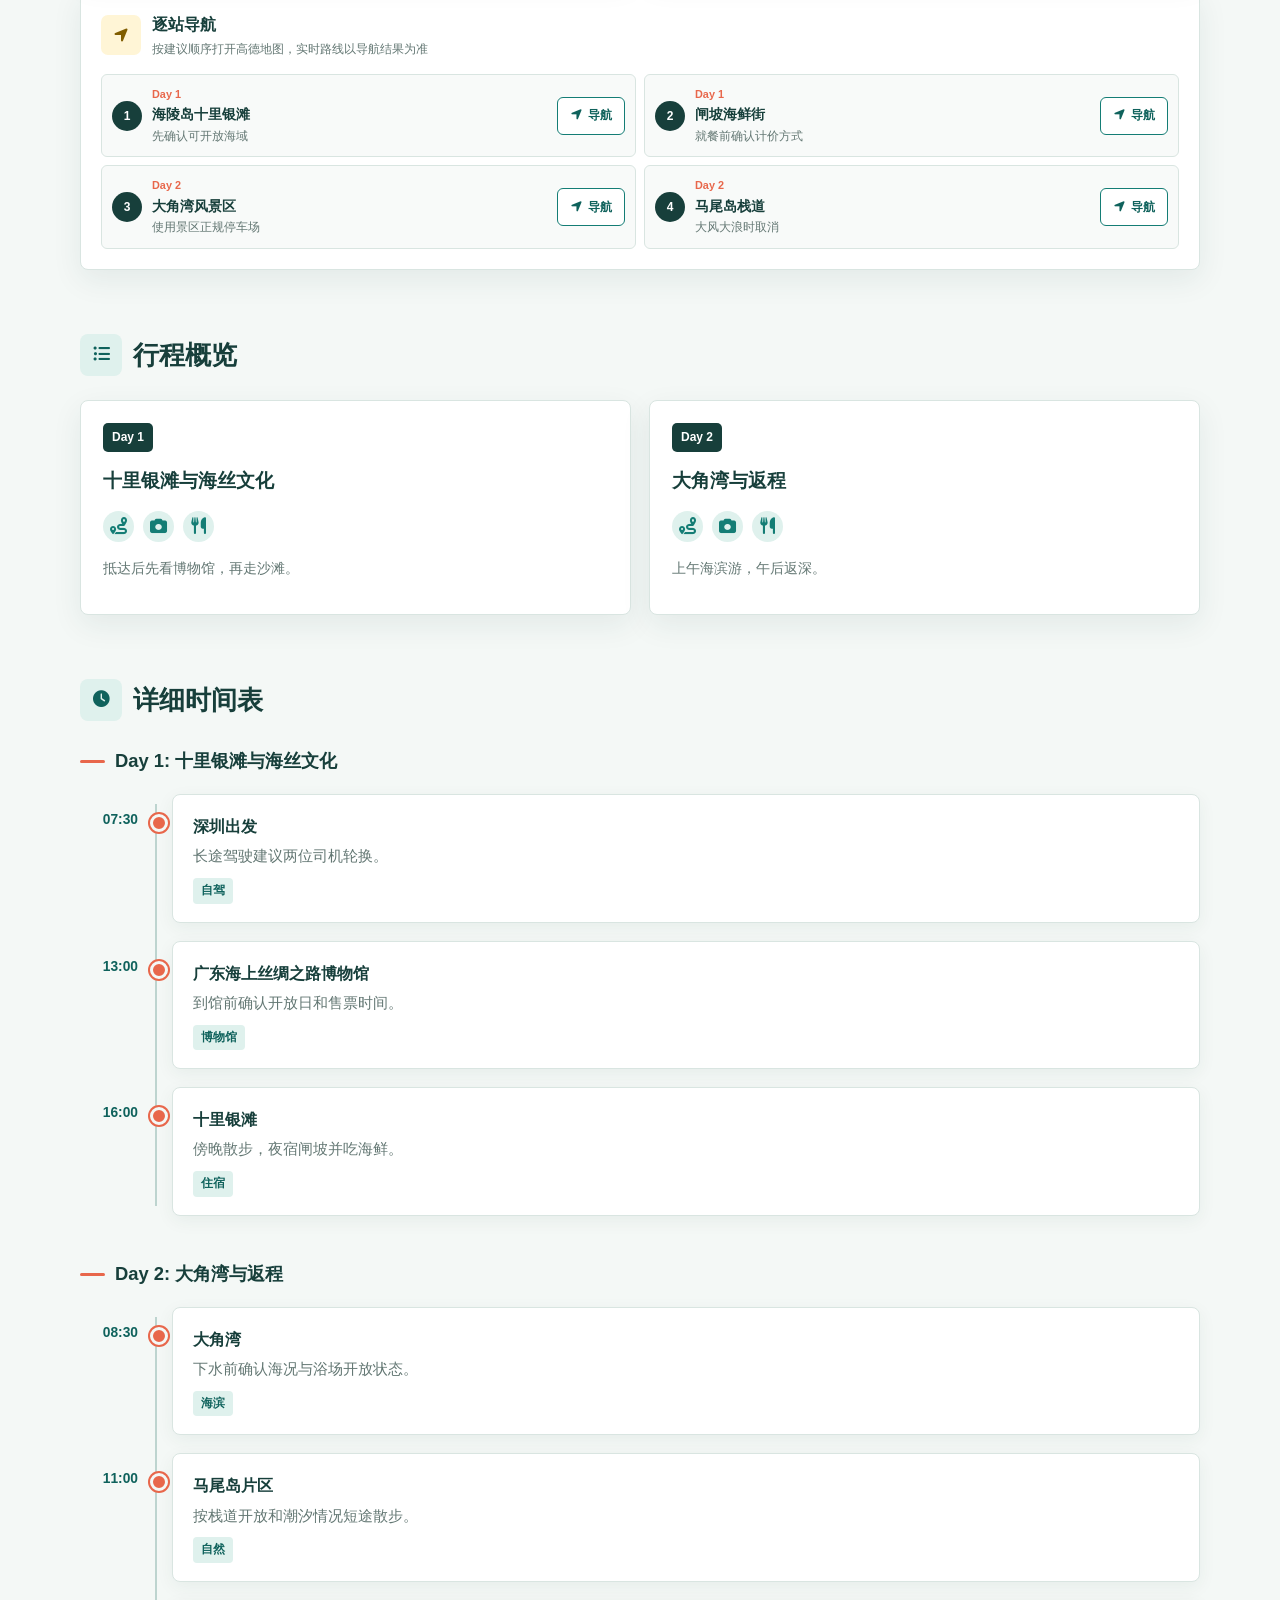
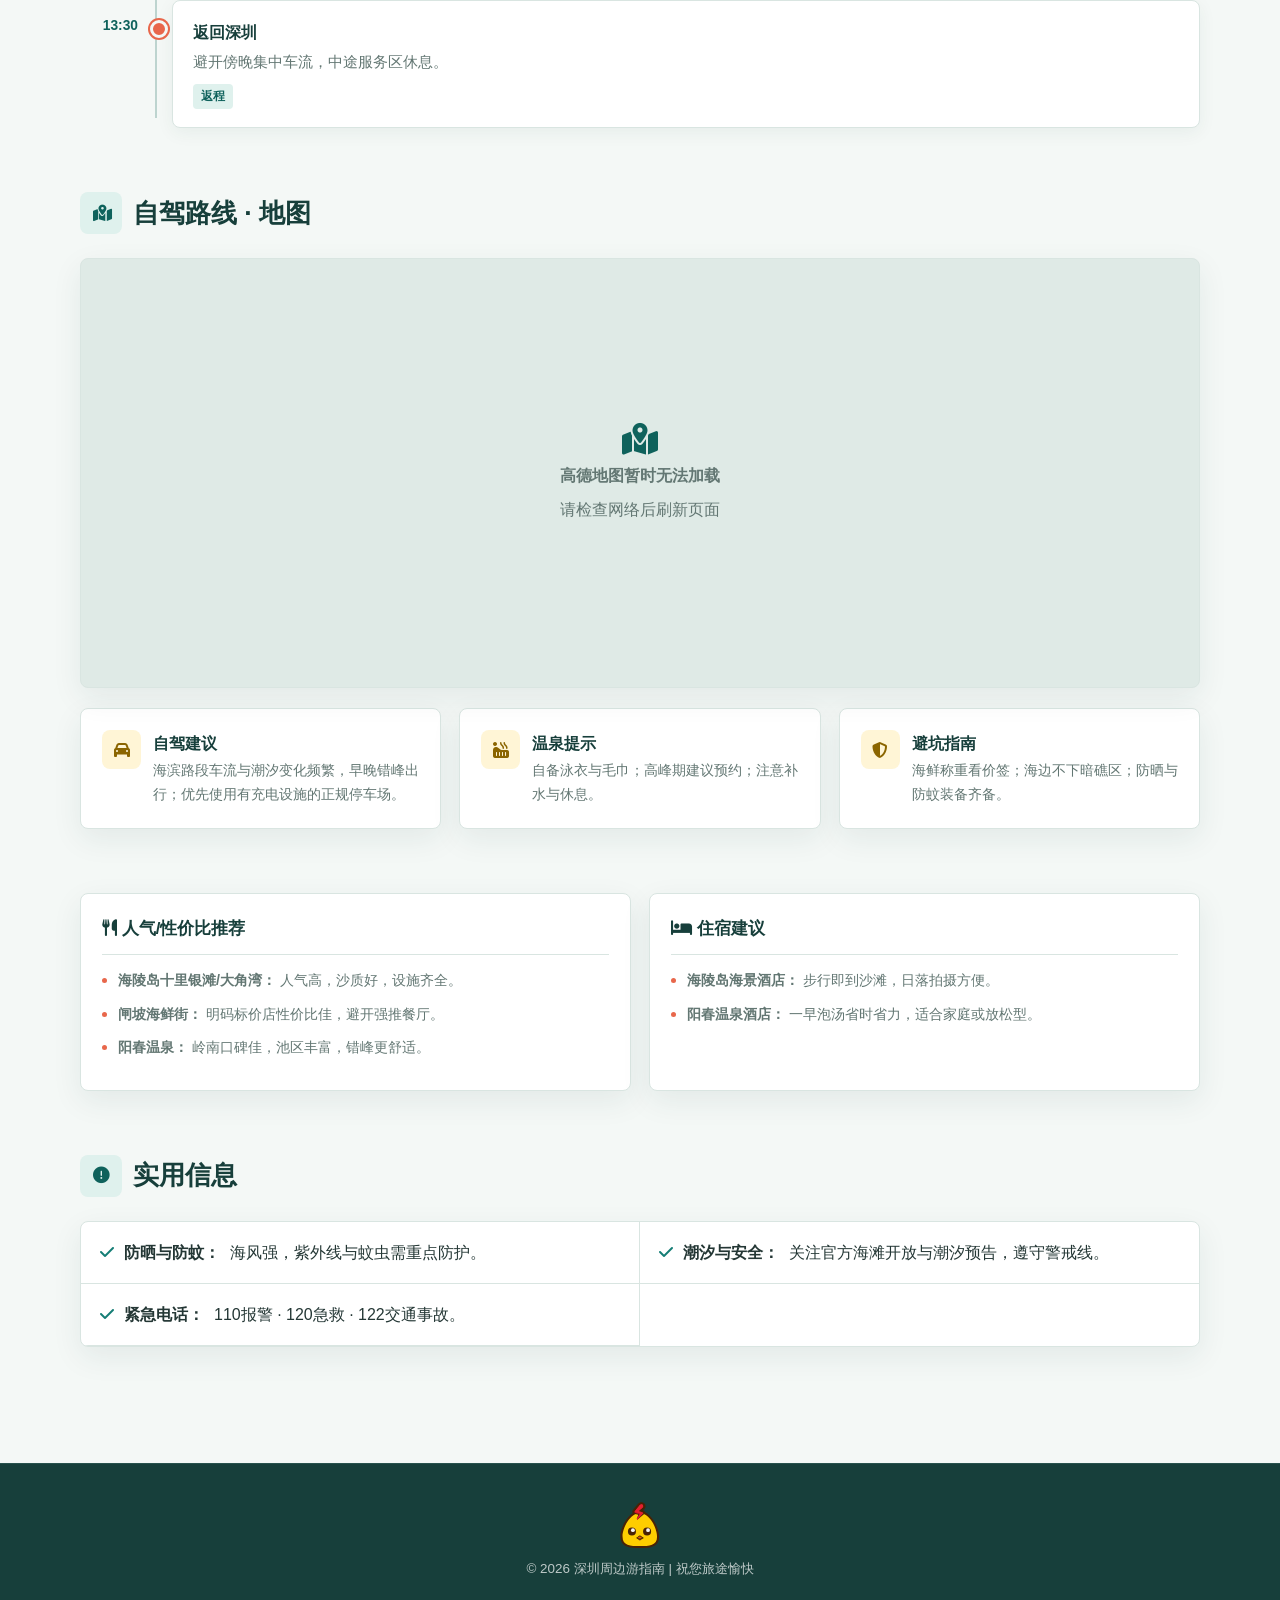
<file: routes/yangjiang.html>
<!DOCTYPE html>
<html lang="zh-CN">

<head>
    <meta charset="UTF-8">
    <meta name="viewport" content="width=device-width, initial-scale=1.0">
    <title>阳江两天两夜 · 自驾海岛+温泉高性价比</title>
    <link rel="icon" type="image/svg+xml" href="../assets/img/title.svg">
    <link rel="stylesheet" href="https://cdnjs.cloudflare.com/ajax/libs/font-awesome/6.4.0/css/all.min.css">
    <link rel="stylesheet" href="../assets/css/style.css">
</head>

<body>
    <nav class="nav-bar">
        <div class="nav-container">
            <a href="../index.html" class="nav-brand"><img src="../assets/img/title.svg" alt="Logo"
                    style="width: 28px; height: 28px;"> 鸡哥的旅游攻略大全</a>
            <div class="nav-links">
                <a href="../index.html" class="nav-link">首页</a>
                <a href="../categories/shenzhen-nearby.html" class="nav-link" data-category="shenzhen-nearby">深圳周边</a>
                <a href="../categories/poetry-distance.html" class="nav-link" data-category="poetry-distance">诗和远方</a>
            </div>
        </div>
    </nav>

    <header class="hero"
        style="background-image: linear-gradient(rgba(0,0,0,0.4), rgba(0,0,0,0.4)), url('https://images.unsplash.com/photo-1566073771259-6a8506099945?ixlib=rb-4.0.3&auto=format&fit=crop&w=1200&q=80'); background-size: cover; background-position: center;">
        <div class="container">
            <h1>阳江两天两夜 · 自驾海岛+温泉高性价比</h1>
            <p class="subtitle">人气与性价比优选 | 海陵岛沙滩 + 阳春温泉</p>
            <div class="meta-info">
                <span><i class="fas fa-calendar-alt"></i> 两天两夜</span>
                <span><i class="fas fa-bolt"></i> 自驾 · 深圳出发</span>
                <span><i class="fas fa-hot-tub"></i> 温泉体验</span>
            </div>
        </div>
    </header>

    <main class="container">
        <section class="overview-section">
            <h2><i class="fas fa-list-ul"></i> 每日概览</h2>
            <div class="grid-overview">
                <div class="day-card">
                    <div class="day-header">Day 1</div>
                    <div class="day-title">海陵岛人气海湾</div>
                    <div class="day-icons">
                        <i class="fas fa-car" title="自驾抵达阳江"></i>
                        <i class="fas fa-water" title="大角湾/十里银滩"></i>
                        <i class="fas fa-fish" title="闸坡海鲜街"></i>
                        <i class="fas fa-sun" title="海边日落"></i>
                    </div>
                    <p>下午抵达海陵岛，沙滩戏水与日落，晚餐海鲜街</p>
                </div>
                <div class="day-card">
                    <div class="day-header">Day 2</div>
                    <div class="day-title">温泉与轻徒步</div>
                    <div class="day-icons">
                        <i class="fas fa-hot-tub" title="阳春温泉"></i>
                        <i class="fas fa-mountain" title="马尾岛/观景栈道"></i>
                        <i class="fas fa-camera" title="海边拍照"></i>
                        <i class="fas fa-car" title="返程"></i>
                    </div>
                    <p>上午温泉泡汤，下午海边拍照与栈道散步，晚返深圳</p>
                </div>
            </div>
        </section>

        <section class="itinerary-section">
            <h2><i class="fas fa-clock"></i> 详细时间表</h2>

            <div class="day-detail">
                <h3 class="day-heading">Day 1：深圳出发 · 海陵岛人气线路</h3>
                <div class="timeline">
                    <div class="timeline-item">
                        <div class="time">13:00</div>
                        <div class="content">
                            <h4>深圳自驾 → 阳江海陵岛</h4>
                            <p>满电走广深沿江/沈海高速至阳江，途中安排一次服务区补能；住宿优先选择带充电桩的停车场。</p>
                            <span class="tag">交通</span>
                        </div>
                    </div>
                    <div class="timeline-item">
                        <div class="time">16:30</div>
                        <div class="content">
                            <h4>十里银滩/大角湾</h4>
                            <p>人气最高的海滩，性价比好，沙质细腻。可租遮阳伞与简餐。</p>
                            <span class="tag">海滩</span>
                        </div>
                    </div>
                    <div class="timeline-item">
                        <div class="time">18:30</div>
                        <div class="content">
                            <h4>闸坡海鲜街晚餐</h4>
                            <p>自选海鲜现烹，避坑原则：看称重与价格，尽量选明码标价店。</p>
                            <span class="tag">美食</span>
                        </div>
                    </div>
                    <div class="timeline-item">
                        <div class="time">20:00</div>
                        <div class="content">
                            <h4>海边日落与夜景</h4>
                            <p>栈道散步与拍照，注意潮汐与安全线，不下暗礁区。</p>
                            <span class="tag">夜景</span>
                        </div>
                    </div>
                </div>
            </div>

            <div class="day-detail">
                <h3 class="day-heading">Day 2：阳春温泉 · 海岛轻徒步</h3>
                <div class="timeline">
                    <div class="timeline-item">
                        <div class="time">09:00</div>
                        <div class="content">
                            <h4>阳春温泉泡汤</h4>
                            <p>岭南知名温泉，池区多选择，建议错峰或提前预约，带泳衣。</p>
                            <span class="tag">温泉</span>
                        </div>
                    </div>
                    <div class="timeline-item">
                        <div class="time">13:30</div>
                        <div class="content">
                            <h4>马尾岛/栈道轻徒步</h4>
                            <p>礁石海景与木栈道，视体力安排1–2小时拍照与散步。</p>
                            <span class="tag">徒步</span>
                        </div>
                    </div>
                    <div class="timeline-item">
                        <div class="time">17:00</div>
                        <div class="content">
                            <h4>返程准备</h4>
                            <p>取行李后自驾返深圳；出发前确认电量，途中按充电站实时状态补能与休息。</p>
                            <span class="tag">返程</span>
                        </div>
                    </div>
                </div>
            </div>
        </section>

        <section class="map-section">
            <h2><i class="fas fa-map-marked-alt"></i> 自驾路线 · 地图</h2>
            <div id="map"></div>
            <div class="transport-tips">
                <div class="tip-card">
                    <i class="fas fa-car"></i>
                    <div>
                        <h4>自驾建议</h4>
                        <p>海滨路段车流与潮汐变化频繁，早晚错峰出行；优先使用有充电设施的正规停车场。</p>
                    </div>
                </div>
                <div class="tip-card">
                    <i class="fas fa-hot-tub"></i>
                    <div>
                        <h4>温泉提示</h4>
                        <p>自备泳衣与毛巾；高峰期建议预约；注意补水与休息。</p>
                    </div>
                </div>
                <div class="tip-card">
                    <i class="fas fa-shield-alt"></i>
                    <div>
                        <h4>避坑指南</h4>
                        <p>海鲜称重看价签；海边不下暗礁区；防晒与防蚊装备齐备。</p>
                    </div>
                </div>
            </div>
        </section>

        <section class="info-grid">
            <div class="info-card dining">
                <h3><i class="fas fa-utensils"></i> 人气/性价比推荐</h3>
                <ul>
                    <li><strong>海陵岛十里银滩/大角湾：</strong> 人气高，沙质好，设施齐全。</li>
                    <li><strong>闸坡海鲜街：</strong> 明码标价店性价比佳，避开强推餐厅。</li>
                    <li><strong>阳春温泉：</strong> 岭南口碑佳，池区丰富，错峰更舒适。</li>
                </ul>
            </div>
            <div class="info-card accommodation">
                <h3><i class="fas fa-bed"></i> 住宿建议</h3>
                <ul>
                    <li><strong>海陵岛海景酒店：</strong> 步行即到沙滩，日落拍摄方便。</li>
                    <li><strong>阳春温泉酒店：</strong> 一早泡汤省时省力，适合家庭或放松型。</li>
                </ul>
            </div>
        </section>

        <section class="tips-section">
            <h2><i class="fas fa-exclamation-circle"></i> 实用信息</h2>
            <ul class="tips-list">
                <li><i class="fas fa-check"></i> <strong>防晒与防蚊：</strong> 海风强，紫外线与蚊虫需重点防护。</li>
                <li><i class="fas fa-check"></i> <strong>潮汐与安全：</strong> 关注官方海滩开放与潮汐预告，遵守警戒线。</li>
                <li><i class="fas fa-check"></i> <strong>紧急电话：</strong> 110报警 · 120急救 · 122交通事故。</li>
            </ul>
        </section>
    </main>

    <footer>
        <p>&copy; 2026 深圳周边游指南 | 祝您旅途愉快</p>
    </footer>

    <script src="../assets/js/common.js"></script>
    <script>
        const locations = [
            { name: "深圳出发点", coords: [22.541, 114.06], desc: "南山/福田一带出发", day: "Day 1" },
            { name: "海陵岛十里银滩", coords: [21.593, 111.838], desc: "人气海滩，设施齐全", day: "Day 1" },
            { name: "大角湾风景区", coords: [21.611, 111.847], desc: "沙质细腻，适合戏水", day: "Day 1" },
            { name: "闸坡海鲜街", coords: [21.607, 111.829], desc: "自选海鲜现烹", day: "Day 1" },
            { name: "马尾岛栈道", coords: [21.545, 111.906], desc: "礁石海景与栈道", day: "Day 2" },
            { name: "阳春温泉区", coords: [22.176, 111.793], desc: "岭南知名温泉，性价比高", day: "Day 2" }
        ];

        const routeDrive = [
            [22.541, 114.06],
            [21.593, 111.838]
        ];
        const routeDay1 = [
            [21.593, 111.838],
            [21.611, 111.847],
            [21.607, 111.829]
        ];
        const routeDay2 = [
            [21.607, 111.829],
            [21.545, 111.906],
            [22.176, 111.793]
        ];
        const routes = [
            { name: '深圳 → 阳江海陵岛', path: routeDrive, color: 'blue' },
            { name: '海陵岛景点自驾', path: routeDay1, color: 'red' },
            { name: '海陵岛 → 阳春温泉', path: routeDay2, color: 'green' },
            { name: '阳春温泉 → 深圳', path: [[22.176, 111.793], [22.541, 114.06]], color: 'orange' }
        ];

        document.addEventListener('DOMContentLoaded', () => {
            initMap('map', locations, routes);
        });
    </script>
</body>

</html>
</file>
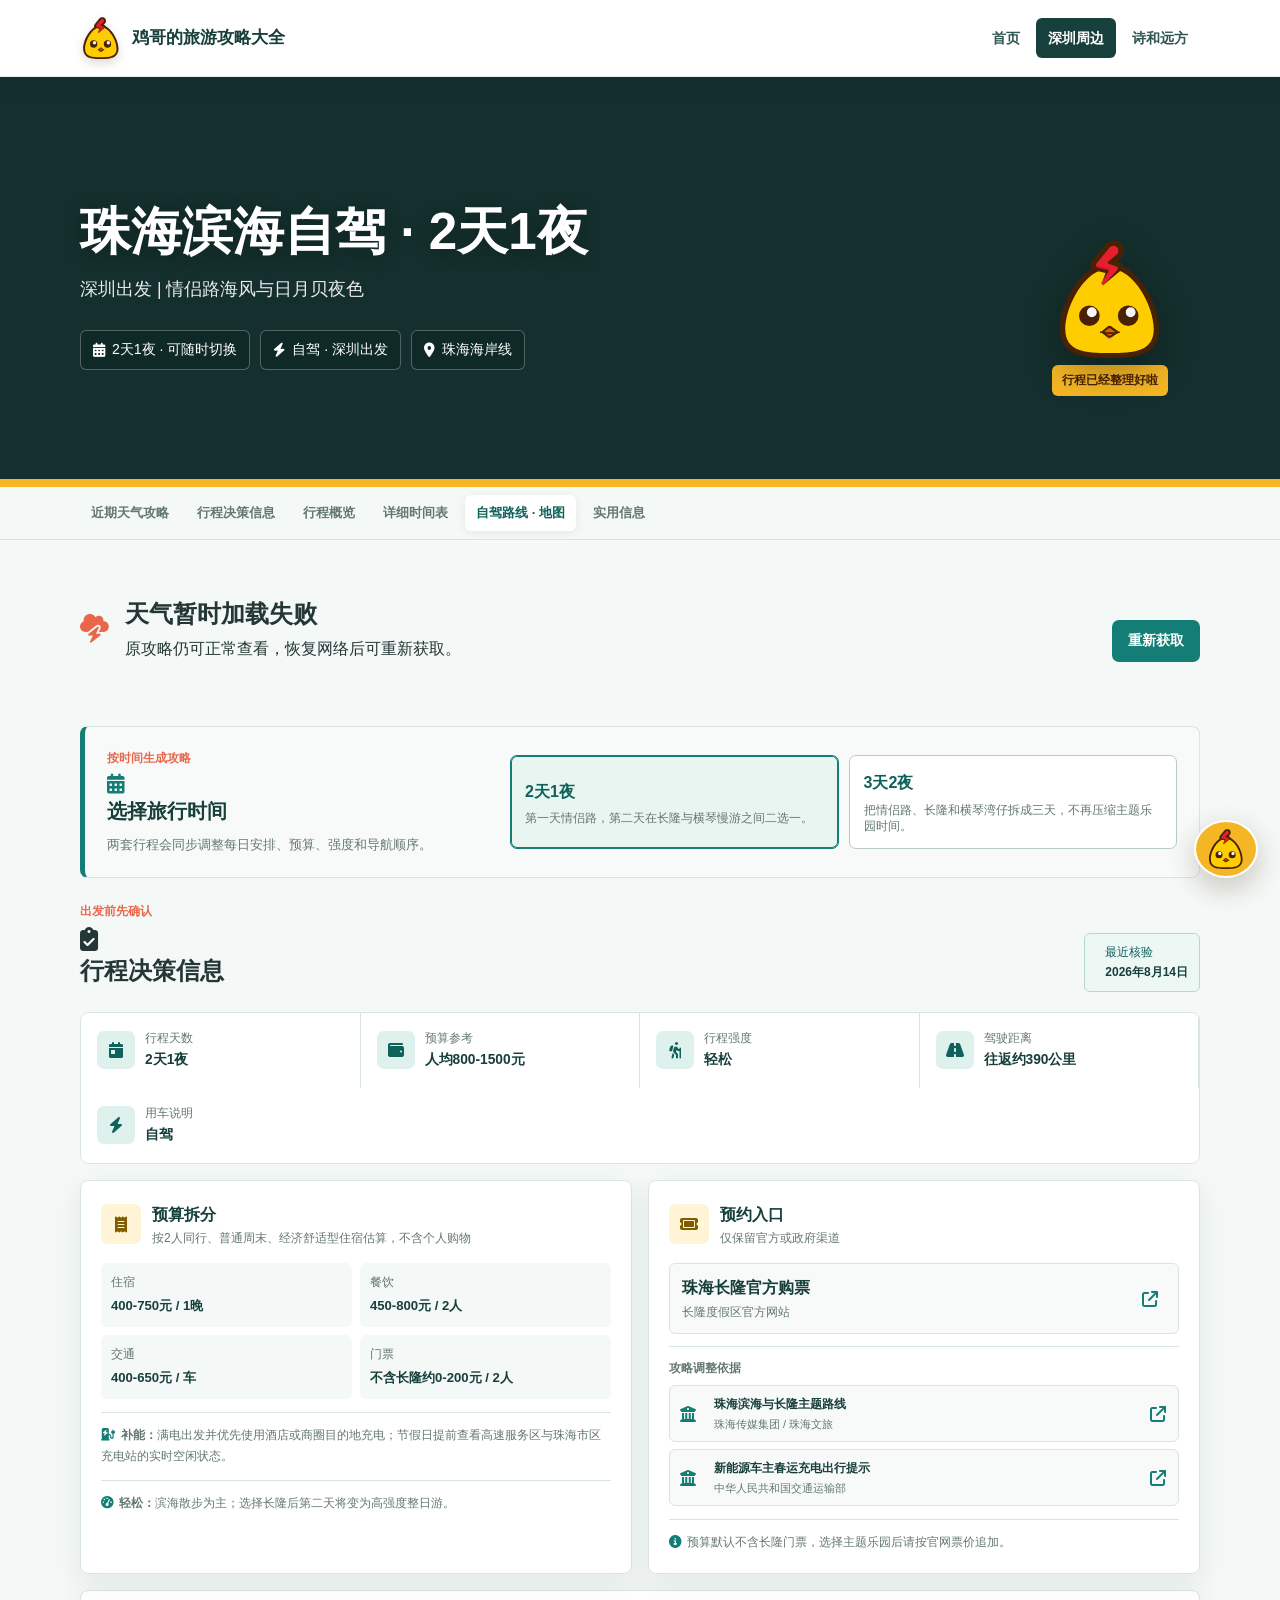
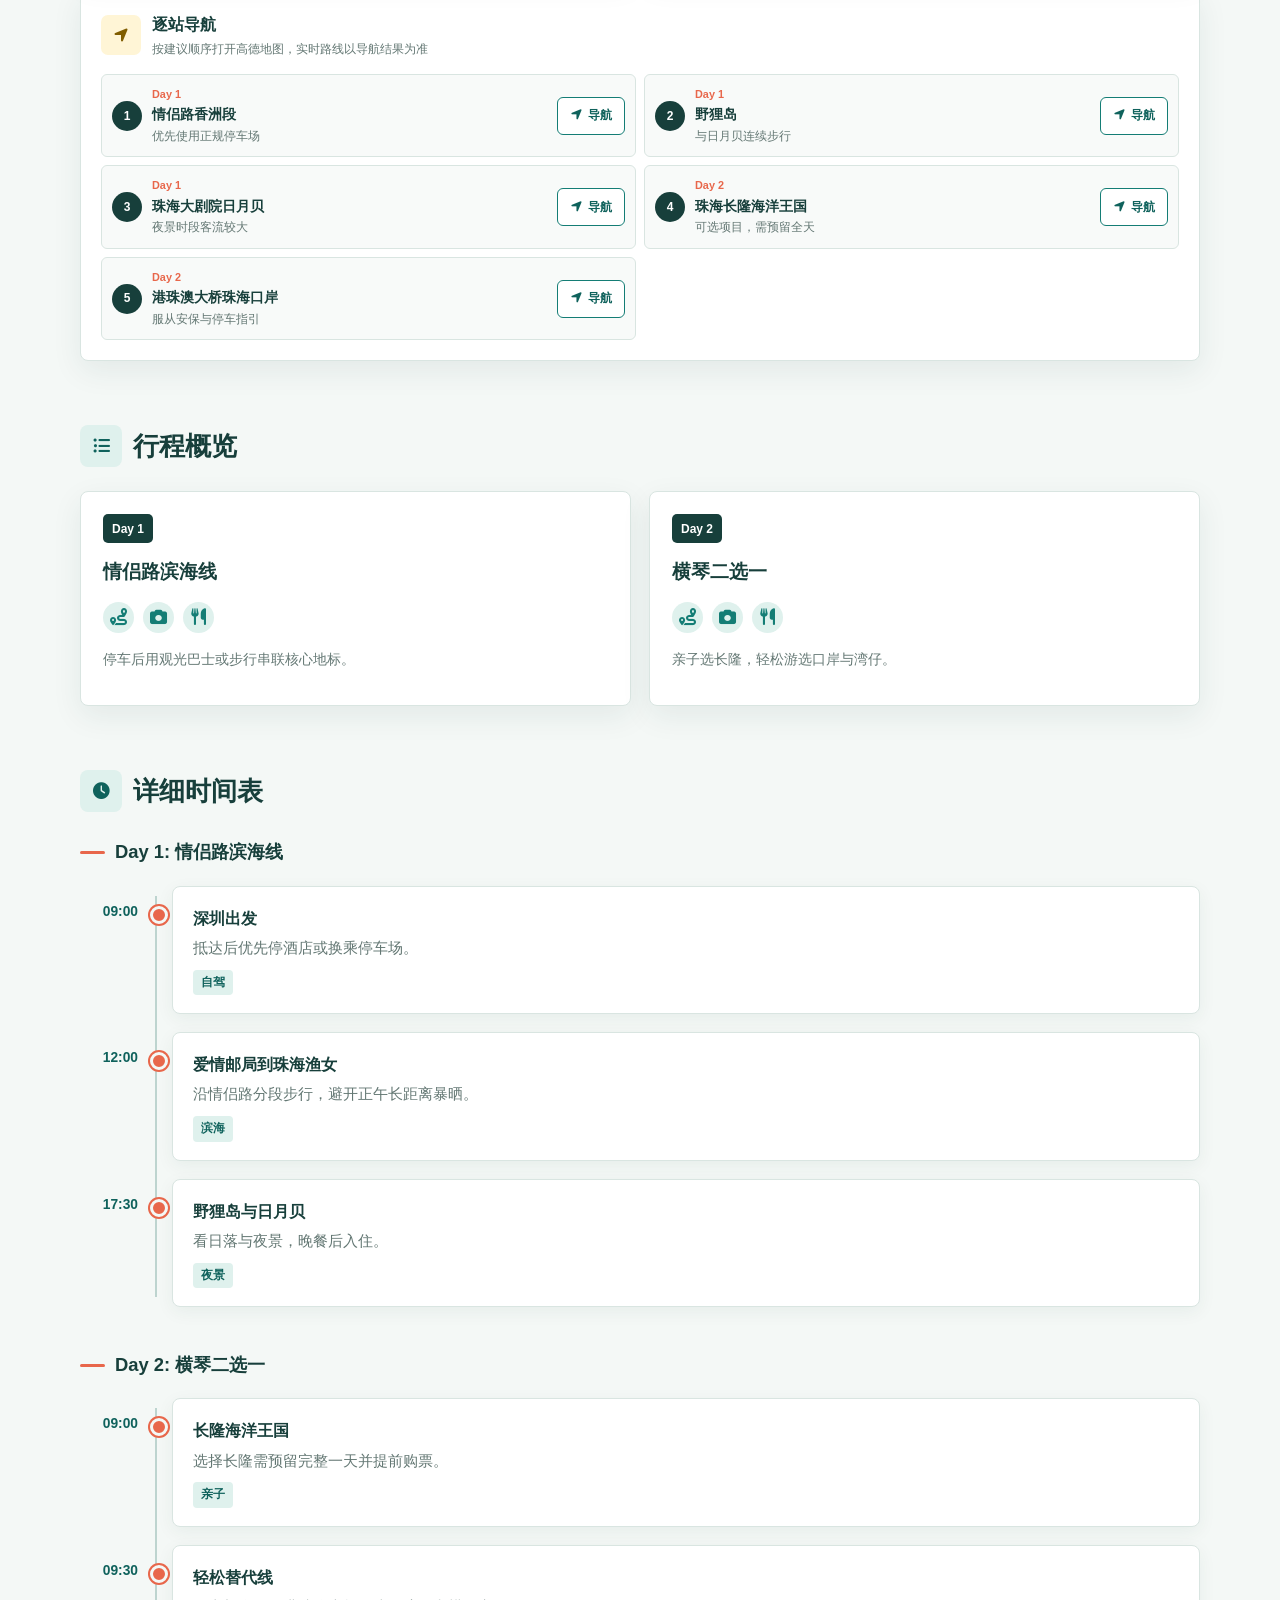
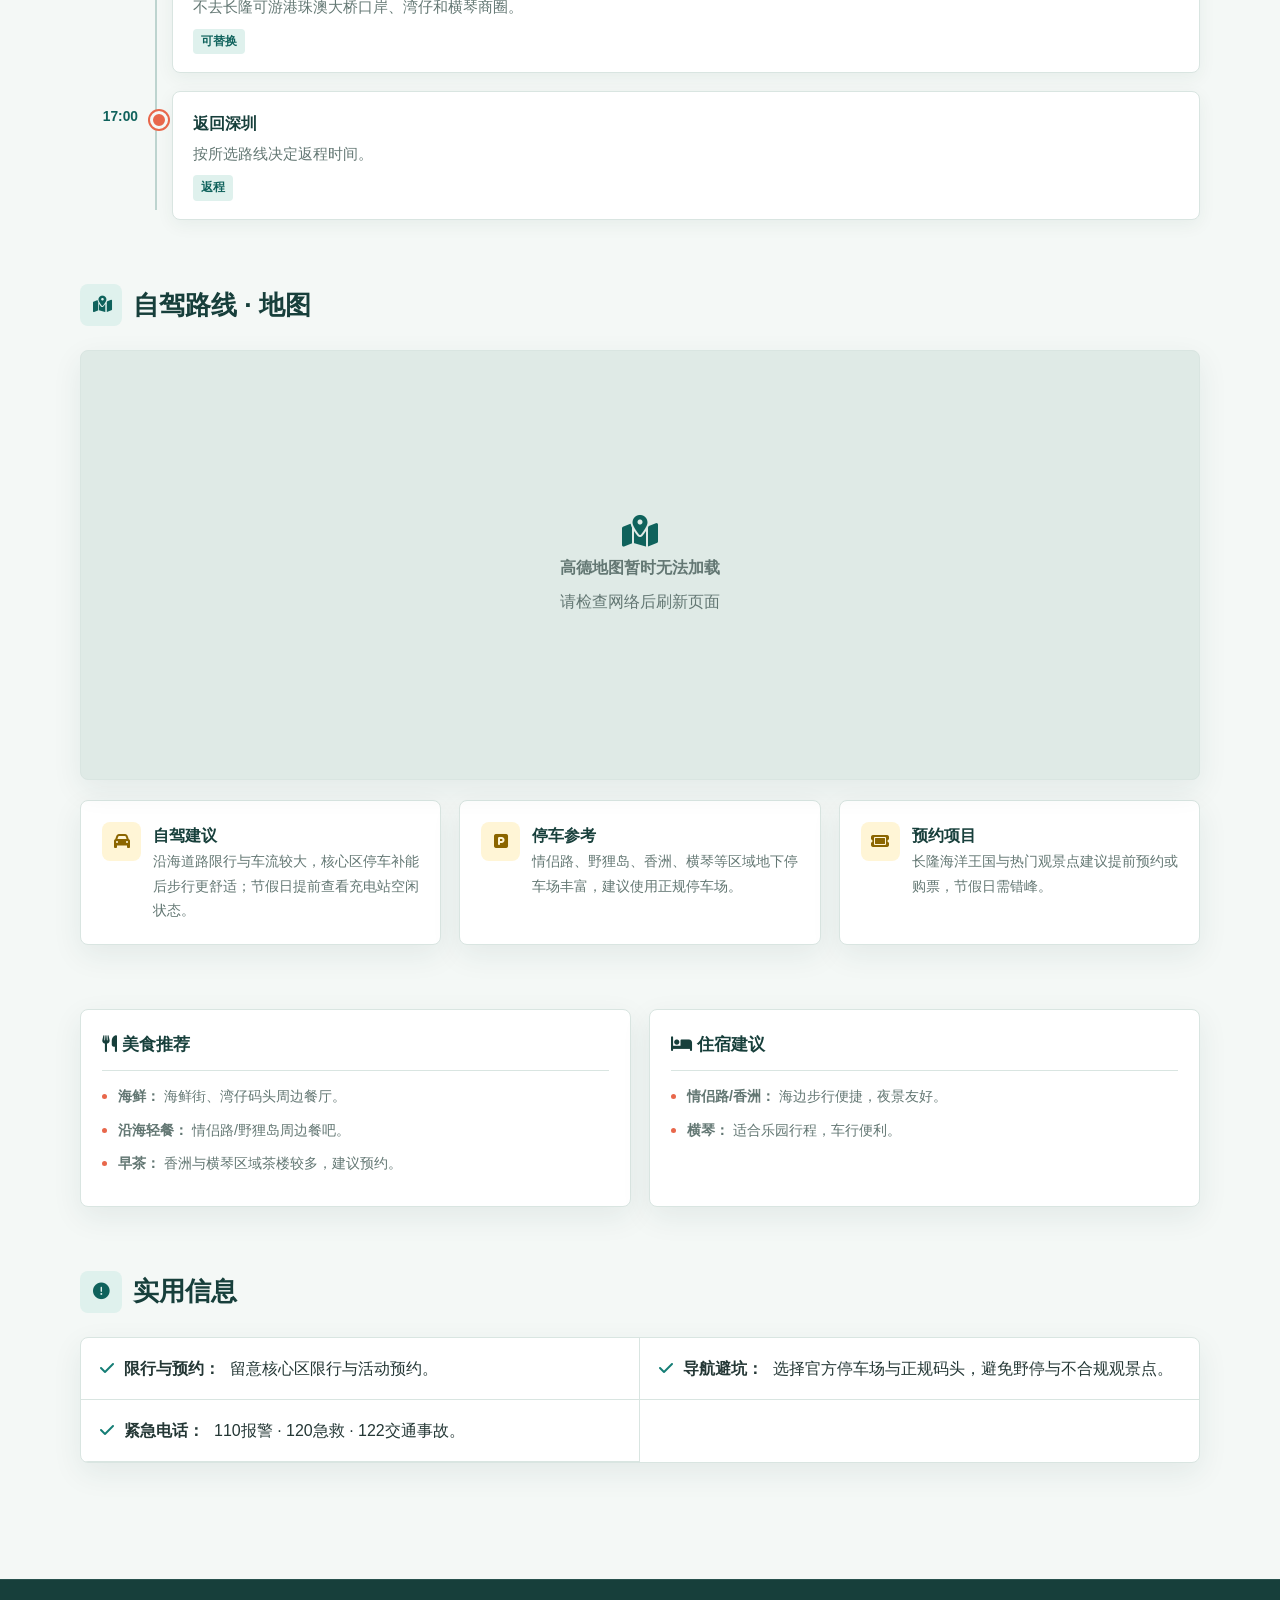
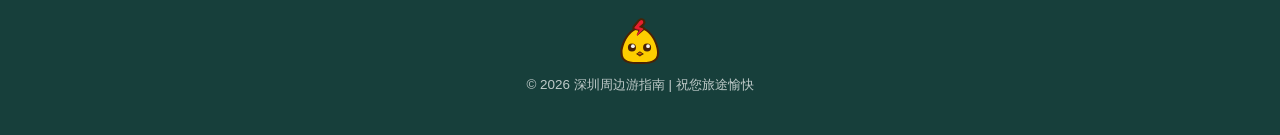
<file: routes/zhuhai.html>
<!DOCTYPE html>
<html lang="zh-CN">

<head>
  <meta charset="UTF-8">
  <meta name="viewport" content="width=device-width, initial-scale=1.0">
  <title>珠海两天两夜 · 自驾海岸轻旅行</title>
  <link rel="icon" type="image/svg+xml" href="../assets/img/title.svg">
  <link rel="stylesheet" href="https://cdnjs.cloudflare.com/ajax/libs/font-awesome/6.4.0/css/all.min.css">
  <link rel="stylesheet" href="../assets/css/style.css">
</head>

<body>
  <nav class="nav-bar">
    <div class="nav-container">
      <a href="../index.html" class="nav-brand"><img src="../assets/img/title.svg" alt="Logo"
          style="width: 28px; height: 28px;"> 鸡哥的旅游攻略大全</a>
      <div class="nav-links">
        <a href="../index.html" class="nav-link">首页</a>
        <a href="../categories/shenzhen-nearby.html" class="nav-link" data-category="shenzhen-nearby">深圳周边</a>
        <a href="../categories/poetry-distance.html" class="nav-link" data-category="poetry-distance">诗和远方</a>
      </div>
    </div>
  </nav>

  <header class="hero"
    style="background-image: linear-gradient(rgba(0,0,0,0.4), rgba(0,0,0,0.4)), url('https://images.unsplash.com/photo-1559827260-dc66d52bef19?ixlib=rb-4.0.3&auto=format&fit=crop&w=1200&q=80'); background-size: cover; background-position: center;">
    <div class="container">
      <h1>珠海两天两夜 · 自驾海岸轻旅行</h1>
      <p class="subtitle">深圳出发 | 情侣路海风与日月贝夜色</p>
      <div class="meta-info">
        <span><i class="fas fa-calendar-alt"></i> 两天两夜</span>
        <span><i class="fas fa-bolt"></i> 自驾 · 深圳出发</span>
        <span><i class="fas fa-map-marker-alt"></i> 珠海海岸线</span>
      </div>
    </div>
  </header>

  <main class="container">
    <section class="overview-section">
      <h2><i class="fas fa-list-ul"></i> 每日概览</h2>
      <div class="grid-overview">
        <div class="day-card">
          <div class="day-header">Day 1</div>
          <div class="day-title">抵达与海边夜色</div>
          <div class="day-icons">
            <i class="fas fa-car" title="自驾抵达珠海"></i>
            <i class="fas fa-water" title="情侣路海边"></i>
            <i class="fas fa-moon" title="日月贝夜景"></i>
            <i class="fas fa-island-tropical" title="野狸岛"></i>
          </div>
          <p>下午抵达情侣路，夜游日月贝与野狸岛</p>
        </div>
        <div class="day-card">
          <div class="day-header">Day 2</div>
          <div class="day-title">横琴与海岛风光</div>
          <div class="day-icons">
            <i class="fas fa-roller-coaster" title="长隆海洋王国"></i>
            <i class="fas fa-bridge" title="港珠澳大桥口岸"></i>
            <i class="fas fa-camera" title="唐家湾/九洲港"></i>
            <i class="fas fa-fish" title="海鲜街"></i>
          </div>
          <p>横琴主题乐园或桥口岸打卡，晚间海鲜</p>
        </div>
      </div>
    </section>

    <section class="itinerary-section">
      <h2><i class="fas fa-clock"></i> 详细时间表</h2>

      <div class="day-detail">
        <h3 class="day-heading">Day 1：深圳出发 · 海岸夜色</h3>
        <div class="timeline">
          <div class="timeline-item">
            <div class="time">13:00</div>
            <div class="content">
              <h4>深圳自驾 → 珠海情侣路</h4>
              <p>满电经广深沿江/广珠西线出发，约2–2.5小时抵达；优先选择带充电桩的酒店地下停车位。</p>
              <span class="tag">交通</span>
            </div>
          </div>
          <div class="timeline-item">
            <div class="time">16:00</div>
            <div class="content">
              <h4>办理入住 · 海边散步</h4>
              <p>入住「情侣路/香洲」一带，步行至岸边感受海风与灯塔景观。</p>
              <span class="tag">住宿</span>
            </div>
          </div>
          <div class="timeline-item">
            <div class="time">18:30</div>
            <div class="content">
              <h4>野狸岛 · 珠海歌剧院（日月贝）</h4>
              <p>傍晚至夜间拍摄日月贝，野狸岛栈道观海，适合夜景摄影。</p>
              <span class="tag">海景</span>
            </div>
          </div>
          <div class="timeline-item">
            <div class="time">20:00</div>
            <div class="content">
              <h4>沿海晚餐 · 情侣路灯光</h4>
              <p>可在海鲜街或沿海餐吧用餐，餐后沿情侣路看海。</p>
              <span class="tag highlight">必打卡</span>
            </div>
          </div>
        </div>
      </div>

      <div class="day-detail">
        <h3 class="day-heading">Day 2：横琴 · 海岛与城市</h3>
        <div class="timeline">
          <div class="timeline-item">
            <div class="time">09:00</div>
            <div class="content">
              <h4>横琴 · 长隆海洋王国（可选）</h4>
              <p>亲子/打卡友好，早到可玩至下午；或选择横琴金融岛观景。</p>
              <span class="tag">游乐</span>
            </div>
          </div>
          <div class="timeline-item">
            <div class="time">14:00</div>
            <div class="content">
              <h4>港珠澳大桥珠海口岸观景点</h4>
              <p>近距离观桥梁与人工岛，建议错峰，留意停车与安保范围。</p>
              <span class="tag">地标</span>
            </div>
          </div>
          <div class="timeline-item">
            <div class="time">17:00</div>
            <div class="content">
              <h4>唐家湾/九洲港 · 海滨拍照</h4>
              <p>海港与栈道拍摄，傍晚光线柔和；返回香洲范围用餐。</p>
              <span class="tag">摄影</span>
            </div>
          </div>
          <div class="timeline-item">
            <div class="time">20:00</div>
            <div class="content">
              <h4>海鲜街晚餐 · 夜景补拍</h4>
              <p>可二刷日月贝或情侣路段落，视体力安排回酒店休息。</p>
              <span class="tag">美食</span>
            </div>
          </div>
        </div>
      </div>
    </section>

    <section class="map-section">
      <h2><i class="fas fa-map-marked-alt"></i> 自驾路线 · 地图</h2>
      <div id="map"></div>
      <div class="transport-tips">
        <div class="tip-card">
          <i class="fas fa-car"></i>
          <div>
            <h4>自驾建议</h4>
            <p>沿海道路限行与车流较大，核心区停车补能后步行更舒适；节假日提前查看充电站空闲状态。</p>
          </div>
        </div>
        <div class="tip-card">
          <i class="fas fa-parking"></i>
          <div>
            <h4>停车参考</h4>
            <p>情侣路、野狸岛、香洲、横琴等区域地下停车场丰富，建议使用正规停车场。</p>
          </div>
        </div>
        <div class="tip-card">
          <i class="fas fa-ticket"></i>
          <div>
            <h4>预约项目</h4>
            <p>长隆海洋王国与热门观景点建议提前预约或购票，节假日需错峰。</p>
          </div>
        </div>
      </div>
    </section>

    <section class="info-grid">
      <div class="info-card dining">
        <h3><i class="fas fa-utensils"></i> 美食推荐</h3>
        <ul>
          <li><strong>海鲜：</strong> 海鲜街、湾仔码头周边餐厅。</li>
          <li><strong>沿海轻餐：</strong> 情侣路/野狸岛周边餐吧。</li>
          <li><strong>早茶：</strong> 香洲与横琴区域茶楼较多，建议预约。</li>
        </ul>
      </div>
      <div class="info-card accommodation">
        <h3><i class="fas fa-bed"></i> 住宿建议</h3>
        <ul>
          <li><strong>情侣路/香洲：</strong> 海边步行便捷，夜景友好。</li>
          <li><strong>横琴：</strong> 适合乐园行程，车行便利。</li>
        </ul>
      </div>
    </section>

    <section class="tips-section">
      <h2><i class="fas fa-exclamation-circle"></i> 实用信息</h2>
      <ul class="tips-list">
        <li><i class="fas fa-check"></i> <strong>限行与预约：</strong> 留意核心区限行与活动预约。</li>
        <li><i class="fas fa-check"></i> <strong>导航避坑：</strong> 选择官方停车场与正规码头，避免野停与不合规观景点。</li>
        <li><i class="fas fa-check"></i> <strong>紧急电话：</strong> 110报警 · 120急救 · 122交通事故。</li>
      </ul>
    </section>
  </main>

  <footer>
    <p>&copy; 2026 深圳周边游指南 | 祝您旅途愉快</p>
  </footer>

  <script src="../assets/js/common.js"></script>
  <script>
    const locations = [
      { name: "深圳出发点", coords: [22.541, 114.06], desc: "南山/福田一带出发", day: "Day 1" },
      { name: "情侣路（香洲段）", coords: [22.262, 113.580], desc: "海风与灯光，夜景散步", day: "Day 1" },
      { name: "野狸岛", coords: [22.257, 113.577], desc: "栈道看海，与日月贝同框", day: "Day 1" },
      { name: "珠海歌剧院（日月贝）", coords: [22.2577, 113.5766], desc: "夜景摄影地标", day: "Day 1" },
      { name: "唐家湾/九洲港", coords: [22.345, 113.564], desc: "海港风光与拍照", day: "Day 2" },
      { name: "横琴 · 长隆海洋王国", coords: [22.140, 113.551], desc: "主题乐园（可选）", day: "Day 2" },
      { name: "港珠澳大桥珠海口岸", coords: [22.195, 113.593], desc: "桥梁与人工岛观景点", day: "Day 2" },
      { name: "海鲜街/湾仔码头", coords: [22.208, 113.559], desc: "海鲜餐厅聚集", day: "Day 2" }
    ];

    const routeDrive = [
      [22.541, 114.06],
      [22.2577, 113.5766]
    ];
    const routeCoast = [
      [22.262, 113.580],
      [22.257, 113.577],
      [22.2577, 113.5766],
      [22.345, 113.564],
      [22.140, 113.551],
      [22.195, 113.593],
      [22.208, 113.559]
    ];
    const routes = [
      { name: '深圳 → 珠海情侣路', path: routeDrive, color: 'blue' },
      { name: '珠海海岸自驾', path: routeCoast, color: 'red' },
      { name: '湾仔码头 → 深圳', path: [[22.208, 113.559], [22.541, 114.06]], color: 'green' }
    ];

    document.addEventListener('DOMContentLoaded', () => {
      initMap('map', locations, routes);
    });
  </script>
</body>

</html>
</file>
<file: assets/css/style.css>
:root {
  --ink: #173f3b;
  --ink-soft: #315854;
  --sea: #147d75;
  --sea-dark: #0f625c;
  --sun: #f4b625;
  --sun-soft: #fff5d6;
  --coral: #e8674b;
  --sky: #dff1ed;
  --mist: #f4f8f6;
  --paper: #ffffff;
  --line: #d9e5e1;
  --text: #243735;
  --muted: #637773;
  --primary-color: var(--ink);
  --accent-color: var(--sea);
  --bg-color: var(--mist);
  --card-bg: var(--paper);
  --text-color: var(--text);
  --light-text: var(--muted);
  --border-radius: 8px;
  --shadow: 0 10px 30px rgba(23, 63, 59, 0.08);
  --shadow-hover: 0 18px 44px rgba(23, 63, 59, 0.14);
  --nav-height: 76px;
}

h2>.fas {
  display: flex;
}

* {
  box-sizing: border-box;
  margin: 0;
  padding: 0;
}

html {
  scroll-behavior: smooth;
  scroll-padding-top: 132px;
}

body {
  min-width: 320px;
  overflow-x: hidden;
  background: var(--mist);
  color: var(--text);
  font-family: "Microsoft YaHei", "PingFang SC", "Noto Sans SC", Arial, sans-serif;
  line-height: 1.7;
  letter-spacing: 0;
  -webkit-font-smoothing: antialiased;
}

body.nav-open {
  overflow: hidden;
}

img {
  display: block;
  max-width: 100%;
}

a {
  color: inherit;
  text-decoration: none;
}

button,
a {
  -webkit-tap-highlight-color: transparent;
}

button,
input,
textarea,
select {
  font: inherit;
}

button:focus-visible,
a:focus-visible {
  outline: 3px solid rgba(244, 182, 37, 0.75);
  outline-offset: 3px;
}

.container {
  width: min(100% - 40px, 1120px);
  margin-inline: auto;
  padding: 0;
}

.skip-link {
  position: fixed;
  top: 12px;
  left: 12px;
  z-index: 3000;
  padding: 10px 14px;
  transform: translateY(-140%);
  border-radius: 6px;
  background: var(--ink);
  color: white;
  font-weight: 700;
}

.skip-link:focus {
  transform: translateY(0);
}

.reading-progress {
  position: fixed;
  inset: 0 auto auto 0;
  z-index: 3001;
  width: 0;
  height: 3px;
  background: var(--sun);
  transition: width 0.08s linear;
}

/* Navigation */
.nav-bar {
  position: sticky;
  top: 0;
  z-index: 1200;
  min-height: var(--nav-height);
  margin: 0;
  padding: 0;
  border-bottom: 1px solid rgba(23, 63, 59, 0.09);
  background: rgba(255, 255, 255, 0.94);
  box-shadow: 0 5px 24px rgba(23, 63, 59, 0.07);
  backdrop-filter: blur(14px);
}

.nav-container {
  width: min(100% - 40px, 1120px);
  min-height: var(--nav-height);
  margin-inline: auto;
  padding: 0;
  display: flex;
  align-items: center;
  justify-content: space-between;
  gap: 30px;
}

.nav-brand {
  min-width: 0;
  display: flex;
  align-items: center;
  gap: 10px;
  color: var(--ink);
  font-size: 1.08rem;
  font-weight: 800;
  line-height: 1.25;
  white-space: nowrap;
}

.nav-brand img {
  width: 42px !important;
  height: 42px !important;
  flex: 0 0 42px;
  filter: drop-shadow(0 4px 5px rgba(73, 34, 6, 0.18));
  transition: transform 0.25s ease;
}

.nav-brand:hover img {
  transform: rotate(-7deg) translateY(-2px);
}

.nav-links {
  display: flex;
  align-items: center;
  justify-content: flex-end;
  gap: 4px;
}

.nav-link {
  min-height: 40px;
  display: inline-flex;
  align-items: center;
  justify-content: center;
  padding: 8px 12px;
  border-radius: 6px;
  color: var(--ink-soft) !important;
  font-size: 0.9rem;
  font-weight: 650;
  transition: color 0.2s ease, background 0.2s ease;
}

.nav-link::after {
  display: none;
}

.nav-link:hover {
  background: var(--sky);
  color: var(--sea-dark) !important;
}

.nav-link.is-active,
.nav-link[aria-current="page"] {
  background: var(--ink);
  color: white !important;
}

.nav-toggle {
  width: 44px;
  height: 44px;
  display: none;
  place-items: center;
  flex: 0 0 44px;
  border: 1px solid var(--line);
  border-radius: 7px;
  background: var(--paper);
  color: var(--ink);
  cursor: pointer;
  font-size: 1.1rem;
}

/* Hero */
.hero,
.home-hero {
  position: relative;
  isolation: isolate;
  overflow: hidden;
  display: flex;
  align-items: center;
  color: white;
  background-color: #315854;
  background-position: center;
  background-size: cover;
}

.hero::before,
.home-hero::before {
  content: "";
  position: absolute;
  inset: 0;
  z-index: -1;
  background: rgba(15, 45, 42, 0.62);
}

.hero::after,
.home-hero::after {
  content: "";
  position: absolute;
  inset: auto 0 0;
  z-index: -1;
  height: 8px;
  background: var(--sun);
}

.hero {
  min-height: 410px;
  margin: 0;
  padding: 84px 0 76px;
  text-align: left;
}

.hero .container,
.home-hero .container {
  position: relative;
  z-index: 1;
}

.hero h1 {
  max-width: 790px;
  margin-bottom: 14px;
  font-size: clamp(2.15rem, 4vw, 3.45rem);
  line-height: 1.16;
  text-wrap: balance;
  text-shadow: 0 3px 18px rgba(0, 0, 0, 0.25);
}

.hero .subtitle {
  max-width: 720px;
  margin-bottom: 25px;
  color: rgba(255, 255, 255, 0.9);
  font-size: 1.1rem;
}

.meta-info {
  max-width: 820px;
  display: flex;
  justify-content: flex-start;
  gap: 10px;
  flex-wrap: wrap;
  font-size: 0.88rem;
}

.meta-info span {
  min-height: 38px;
  display: inline-flex;
  align-items: center;
  gap: 7px;
  padding: 7px 12px;
  border: 1px solid rgba(255, 255, 255, 0.28);
  border-radius: 6px;
  background: rgba(8, 31, 29, 0.32);
  backdrop-filter: blur(5px);
}

.hero-chick {
  position: absolute;
  right: 18px;
  bottom: -26px;
  width: 145px;
  display: grid;
  justify-items: center;
  gap: 7px;
}

.hero-chick img {
  width: 118px;
  height: 118px;
  filter: drop-shadow(0 14px 18px rgba(0, 0, 0, 0.28));
}

.hero-chick span {
  padding: 5px 10px;
  border-radius: 6px;
  background: var(--sun);
  color: #492206;
  font-size: 0.78rem;
  font-weight: 800;
}

.home-hero {
  min-height: min(560px, 66vh);
  height: auto;
  margin: 0;
  padding: 90px 0;
  background-image: url("https://images.unsplash.com/photo-1500530855697-b586d89ba3ee?auto=format&fit=crop&w=1800&q=85") !important;
  text-align: left;
}

.home-hero::before {
  background: rgba(10, 44, 41, 0.55);
}

.home-title {
  max-width: 760px;
  margin-bottom: 18px;
  color: white;
  font-size: clamp(2.5rem, 5vw, 4.35rem);
  line-height: 1.1;
  text-shadow: 0 3px 22px rgba(0, 0, 0, 0.3);
  text-wrap: balance;
}

.home-subtitle {
  max-width: 660px;
  color: rgba(255, 255, 255, 0.9);
  font-size: 1.2rem;
}

.home-kicker {
  display: inline-flex;
  align-items: center;
  gap: 8px;
  margin-bottom: 16px;
  padding: 6px 10px;
  border-radius: 6px;
  background: var(--sun);
  color: #492206;
  font-size: 0.8rem;
  font-weight: 800;
}

.home-hero .hero-chick {
  right: 3%;
  bottom: -50px;
  width: 205px;
}

.home-hero .hero-chick img {
  width: 175px;
  height: 175px;
}

/* Page structure */
main.container {
  padding-top: 50px;
  padding-bottom: 32px;
}

section {
  margin-bottom: 64px;
  scroll-margin-top: 132px;
}

section>h2,
.weather-section__top h2 {
  display: flex;
  align-items: center;
  gap: 11px;
  margin-bottom: 24px;
  padding: 0;
  border: 0;
  color: var(--ink);
  font-size: 1.65rem;
  line-height: 1.3;
}

section>h2>i,
.weather-section__top h2>i {
  width: 42px;
  height: 42px;
  display: inline-flex;
  align-items: center;
  justify-content: center;
  flex: 0 0 42px;
  border-radius: 8px;
  background: var(--sky);
  color: var(--sea-dark);
  font-size: 1.05rem;
  line-height: 1;
  text-align: center;
}

section>h2>i::before,
.weather-section__top h2>i::before {
  display: block;
  width: 1em;
  line-height: 1;
  text-align: center;
}

.section-nav {
  position: sticky;
  top: var(--nav-height);
  z-index: 1050;
  border-bottom: 1px solid var(--line);
  background: rgba(244, 248, 246, 0.96);
  backdrop-filter: blur(10px);
}

.section-nav__inner {
  width: min(100% - 40px, 1120px);
  min-height: 52px;
  margin-inline: auto;
  display: flex;
  align-items: center;
  gap: 6px;
  overflow-x: auto;
  scrollbar-width: none;
}

.section-nav__inner::-webkit-scrollbar {
  display: none;
}

.section-nav a {
  flex: 0 0 auto;
  padding: 7px 11px;
  border-radius: 6px;
  color: var(--muted);
  font-size: 0.82rem;
  font-weight: 700;
  white-space: nowrap;
}

.section-nav a:hover,
.section-nav a.is-active {
  background: var(--paper);
  color: var(--sea-dark);
  box-shadow: 0 2px 10px rgba(23, 63, 59, 0.08);
}

/* Overview */
.grid-overview {
  display: grid;
  grid-template-columns: repeat(auto-fit, minmax(220px, 1fr));
  gap: 18px;
}

.day-card {
  min-height: 215px;
  display: flex;
  flex-direction: column;
  align-items: flex-start;
  padding: 22px;
  border: 1px solid var(--line);
  border-radius: 8px;
  background: var(--paper);
  box-shadow: var(--shadow);
  text-align: left;
  transition: transform 0.22s ease, box-shadow 0.22s ease, border-color 0.22s ease;
}

.day-card:hover {
  transform: translateY(-4px);
  border-color: #aaccc6;
  box-shadow: var(--shadow-hover);
}

.day-header {
  display: inline-flex;
  align-items: center;
  min-height: 29px;
  margin-bottom: 13px;
  padding: 4px 9px;
  border-radius: 5px;
  background: var(--ink);
  color: white;
  font-size: 0.75rem;
  font-weight: 800;
}

.day-title {
  margin-bottom: 12px;
  color: var(--ink);
  font-size: 1.17rem;
  font-weight: 800;
}

.day-icons {
  min-height: 35px;
  display: flex;
  align-items: center;
  gap: 9px;
  margin-bottom: 12px;
  color: var(--sea);
  font-size: 1.05rem;
}

.day-icons i {
  width: 31px;
  height: 31px;
  display: grid;
  place-items: center;
  margin: 0;
  border-radius: 50%;
  background: var(--sky);
}

.day-card p,
.day-desc {
  color: var(--muted);
  font-size: 0.9rem;
}

/* Itinerary timeline */
.day-detail {
  margin-bottom: 42px;
}

.day-heading {
  margin-bottom: 18px;
  color: var(--ink);
  font-size: 1.15rem;
  font-weight: 800;
}

.day-heading::before {
  content: "";
  width: 25px;
  height: 3px;
  display: inline-block;
  margin: 0 10px 4px 0;
  border-radius: 2px;
  background: var(--coral);
}

.timeline {
  position: relative;
  margin: 0;
  padding: 0;
  border: 0;
}

.timeline::before {
  content: "";
  position: absolute;
  top: 10px;
  bottom: 10px;
  left: 75px;
  width: 2px;
  height: auto;
  background: #bdd4cf;
}

.timeline-item {
  position: relative;
  display: grid;
  grid-template-columns: 58px minmax(0, 1fr);
  gap: 34px;
  margin: 0 0 18px;
}

.timeline-item::before {
  content: "";
  position: absolute;
  top: 20px;
  left: 70px;
  width: 12px;
  height: 12px;
  border: 3px solid var(--mist);
  border-radius: 50%;
  background: var(--coral);
  box-shadow: 0 0 0 2px var(--coral);
}

.time {
  padding-top: 14px;
  color: var(--sea-dark);
  font-size: 0.86rem;
  font-weight: 850;
  text-align: right;
}

.content {
  min-width: 0;
  padding: 18px 20px;
  border: 1px solid var(--line);
  border-radius: 8px;
  background: var(--paper);
  box-shadow: 0 5px 18px rgba(23, 63, 59, 0.06);
}

.content h4 {
  margin-bottom: 4px;
  color: var(--ink);
  font-size: 1rem;
}

.content p {
  color: var(--muted);
  font-size: 0.91rem;
}

.tag {
  display: inline-flex;
  align-items: center;
  margin-top: 9px;
  padding: 3px 8px;
  border-radius: 4px;
  background: var(--sky);
  color: var(--sea-dark);
  font-size: 0.72rem;
  font-weight: 700;
}

.tag.highlight {
  background: var(--sun-soft);
  color: #805d00;
}

/* Maps and information */
#map,
.map-container {
  position: relative;
  width: 100%;
  height: 430px;
  margin: 0 0 20px;
  overflow: hidden;
  border: 1px solid var(--line);
  border-radius: 8px;
  background: #dfeae6;
  box-shadow: var(--shadow);
  z-index: 1;
}

.amap-static-map {
  width: 100%;
  height: 100%;
  display: block;
  object-fit: cover;
}

.amap-open-link {
  position: absolute;
  right: 12px;
  bottom: 12px;
  z-index: 2;
  display: inline-flex;
  align-items: center;
  gap: 7px;
  padding: 9px 12px;
  border: 1px solid rgba(23, 63, 59, 0.18);
  border-radius: 6px;
  background: rgba(255, 255, 255, 0.95);
  box-shadow: 0 4px 14px rgba(20, 48, 44, 0.18);
  color: var(--sea-dark);
  font-size: 0.8rem;
  font-weight: 800;
  text-decoration: none;
}

.map-error {
  height: 100%;
  display: grid;
  place-content: center;
  gap: 7px;
  color: var(--muted);
  text-align: center;
}

.map-error i {
  color: var(--sea-dark);
  font-size: 2rem;
}

.transport-tips,
.info-grid,
.grid-cards,
.food-grid {
  display: grid;
  grid-template-columns: repeat(auto-fit, minmax(250px, 1fr));
  gap: 18px;
}

.tip-card,
.info-card,
.card,
.food-card,
.route-segment {
  min-width: 0;
  padding: 21px;
  border: 1px solid var(--line);
  border-radius: 8px;
  background: var(--paper);
  box-shadow: var(--shadow);
}

.tip-card {
  display: grid;
  grid-template-columns: 39px minmax(0, 1fr);
  align-items: start;
  gap: 12px;
}

.tip-card>i {
  width: 39px;
  height: 39px;
  display: grid;
  place-items: center;
  margin: 0;
  border-radius: 8px;
  background: var(--sun-soft);
  color: #8b6500;
  font-size: 1rem;
}

.tip-card h4,
.info-card h3,
.food-card h4,
.card-header,
.route-segment h4 {
  color: var(--ink);
}

.tip-card p,
.info-card li,
.food-card li,
.card-content,
.route-segment p {
  color: var(--muted);
  font-size: 0.9rem;
}

.tip-card>p {
  grid-column: 2;
}

.info-card h3,
.food-card h4,
.card-header {
  margin-bottom: 13px;
  padding-bottom: 11px;
  border-bottom: 1px solid var(--line);
  font-size: 1.05rem;
  font-weight: 800;
}

.info-card ul,
.food-card ul {
  list-style: none;
}

.info-card li,
.food-card li {
  position: relative;
  margin-bottom: 9px;
  padding-left: 16px;
}

.info-card li::before,
.food-card li::before {
  content: "";
  position: absolute;
  top: 0.7em;
  left: 0;
  width: 5px;
  height: 5px;
  border-radius: 50%;
  background: var(--coral);
}

.tips-list {
  display: grid;
  grid-template-columns: repeat(2, minmax(0, 1fr));
  gap: 0;
  overflow: hidden;
  padding: 0;
  border: 1px solid var(--line);
  border-radius: 8px;
  background: var(--paper);
  box-shadow: var(--shadow);
  list-style: none;
}

.tips-list li {
  min-width: 0;
  display: flex;
  align-items: flex-start;
  gap: 10px;
  margin: 0;
  padding: 17px 19px;
  border-bottom: 1px solid var(--line);
}

.tips-list li:nth-child(odd) {
  border-right: 1px solid var(--line);
}

.tips-list i {
  flex: 0 0 auto;
  margin: 5px 0 0;
  color: var(--sea);
}

/* Home route cards */
.destinations-grid {
  display: grid;
  grid-template-columns: repeat(3, minmax(0, 1fr));
  gap: 22px;
  padding: 0;
}

.destinations-grid .route-card {
  position: relative;
  top: auto;
  min-width: 0;
  height: 100%;
  display: flex;
  flex-direction: column;
  overflow: hidden;
  border: 1px solid var(--line);
  border-radius: 8px;
  background: var(--paper);
  box-shadow: var(--shadow);
  color: var(--text);
  transition: transform 0.25s ease, box-shadow 0.25s ease, border-color 0.25s ease;
}

.destinations-grid .route-card:hover {
  transform: translateY(-5px);
  border-color: #aaccc6;
  box-shadow: var(--shadow-hover);
}

.route-img {
  position: relative;
  height: 205px;
  flex: 0 0 205px;
  overflow: hidden;
  background-color: #dfe7e4;
  background-position: center;
  background-size: cover;
  transition: transform 0.45s ease;
}

.route-img::after {
  content: "";
  position: absolute;
  inset: auto 0 0;
  height: 4px;
  background: var(--sun);
}

.route-card:hover .route-img {
  transform: scale(1.025);
}

.route-content {
  min-width: 0;
  flex: 1;
  display: flex;
  flex-direction: column;
  padding: 21px;
  background: var(--paper);
  z-index: 1;
}

.route-title {
  margin-bottom: 9px;
  color: var(--ink);
  font-size: 1.12rem;
  line-height: 1.4;
}

.route-meta {
  display: flex;
  flex-wrap: wrap;
  gap: 6px 12px;
  margin-bottom: 10px;
  color: var(--sea-dark);
  font-size: 0.78rem;
  font-weight: 700;
}

.route-meta span {
  margin-left: 0 !important;
}

.route-desc {
  min-height: 4.8em;
  margin-bottom: 13px;
  color: var(--muted);
  font-size: 0.88rem;
}

.btn {
  min-height: 42px;
  display: inline-flex;
  align-items: center;
  justify-content: center;
  gap: 8px;
  align-self: flex-start;
  margin-top: auto;
  padding: 9px 16px;
  border: 1px solid var(--sea);
  border-radius: 7px;
  background: var(--sea);
  box-shadow: none;
  color: white;
  font-size: 0.88rem;
  font-weight: 800;
  text-align: center;
  transition: background 0.2s ease, border-color 0.2s ease, transform 0.2s ease;
}

.btn:hover {
  transform: translateY(-2px);
  border-color: var(--sea-dark);
  background: var(--sea-dark);
  box-shadow: none;
}

.btn:disabled,
.btn[disabled] {
  cursor: not-allowed;
  opacity: 0.45;
  transform: none;
}

.btn--secondary {
  border-color: var(--line);
  background: var(--paper);
  color: var(--ink);
}

.btn--secondary:hover {
  border-color: var(--sea);
  background: var(--sky);
  color: var(--sea-dark);
}

/* Route discovery and recommendation */
.route-discovery__heading,
.trip-decision__heading {
  display: flex;
  align-items: flex-end;
  justify-content: space-between;
  gap: 24px;
  margin-bottom: 20px;
}

.route-discovery__heading h2,
.trip-decision__heading h2 {
  margin-bottom: 0;
}

.route-discovery__heading>p {
  max-width: 500px;
  color: var(--muted);
  font-size: 0.9rem;
  text-align: right;
}

.section-eyebrow {
  display: block;
  margin-bottom: 5px;
  color: var(--coral);
  font-size: 0.72rem;
  font-weight: 850;
}

.route-filters {
  display: grid;
  grid-template-columns: repeat(4, minmax(0, 1fr)) auto;
  align-items: end;
  gap: 12px;
  padding: 18px;
  border: 1px solid var(--line);
  border-radius: 8px;
  background: #f7faf9;
}

.route-filter {
  position: relative;
  min-width: 0;
}

.route-filter::after {
  position: absolute;
  right: 14px;
  bottom: 15px;
  color: var(--sea);
  content: '\f078';
  font-family: "Font Awesome 6 Free";
  font-size: 0.7rem;
  font-weight: 900;
  pointer-events: none;
}

.route-filter>span {
  display: block;
  margin-bottom: 7px;
  color: var(--ink);
  font-size: 0.78rem;
  font-weight: 800;
}

.route-filter>span i {
  width: 18px;
  color: var(--sea);
}

.route-filter select {
  appearance: none;
  width: 100%;
  height: 44px;
  padding: 0 38px 0 12px;
  border: 1px solid #b9cbc7;
  border-radius: 6px;
  background: var(--paper);
  color: var(--ink);
  cursor: pointer;
  font: inherit;
  font-size: 0.88rem;
  transition: border-color 0.18s ease, box-shadow 0.18s ease, background-color 0.18s ease;
}

.route-filter select:hover {
  border-color: var(--sea);
  background: #fbfefd;
}

.route-filter select:focus-visible {
  outline: 3px solid rgba(22, 133, 111, 0.2);
  outline-offset: 1px;
  border-color: var(--sea);
}

.route-filter-actions {
  display: flex;
  gap: 8px;
}

.route-filter-actions .btn {
  min-height: 44px;
  margin: 0;
  white-space: nowrap;
}

.route-recommendation {
  display: grid;
  grid-template-columns: 44px minmax(0, 1fr) auto;
  align-items: center;
  gap: 14px;
  margin-top: 14px;
  padding: 16px 18px;
  border-left: 4px solid var(--coral);
  border-radius: 6px;
  background: #fff3ed;
}

.route-recommendation[hidden] {
  display: none;
}

.route-recommendation>i {
  width: 44px;
  height: 44px;
  display: grid;
  place-items: center;
  border-radius: 50%;
  background: var(--paper);
  color: var(--coral);
}

.route-recommendation span,
.route-recommendation strong,
.route-recommendation p {
  display: block;
}

.route-recommendation span {
  color: var(--coral);
  font-size: 0.72rem;
  font-weight: 850;
}

.route-recommendation strong {
  color: var(--ink);
  font-size: 1rem;
}

.route-recommendation p {
  color: var(--muted);
  font-size: 0.82rem;
}

.route-catalog-bar {
  min-height: 50px;
  display: flex;
  align-items: center;
  justify-content: space-between;
  gap: 16px;
  padding: 11px 0;
  color: var(--muted);
  font-size: 0.82rem;
}

.route-catalog-bar strong {
  color: var(--ink);
}

.route-catalog-bar>span i {
  margin-right: 5px;
  color: var(--sea);
}

.route-card.is-recommended {
  border-color: var(--coral);
  box-shadow: 0 8px 28px rgba(232, 93, 63, 0.14);
}

.route-card__recommend-badge {
  position: absolute;
  top: 12px;
  left: 12px;
  z-index: 2;
  padding: 6px 9px;
  border-radius: 5px;
  background: var(--coral);
  color: white;
  font-size: 0.72rem;
  font-weight: 850;
}

.route-card__topline {
  display: flex;
  align-items: center;
  justify-content: space-between;
  gap: 10px;
  margin-bottom: 7px;
  color: var(--sea-dark);
  font-size: 0.7rem;
  font-weight: 800;
}

.route-facts {
  display: grid;
  gap: 6px;
  margin-bottom: 10px;
  padding: 10px 0;
  border-top: 1px solid var(--line);
  border-bottom: 1px solid var(--line);
}

.route-facts span {
  min-width: 0;
  display: grid;
  grid-template-columns: 18px minmax(0, 1fr);
  align-items: center;
  color: var(--muted);
  font-size: 0.78rem;
}

.route-facts i {
  color: var(--sea);
}

.route-facts strong {
  overflow: hidden;
  color: var(--ink);
  font-weight: 750;
  text-overflow: ellipsis;
  white-space: nowrap;
}

.route-tags {
  display: flex;
  flex-wrap: wrap;
  gap: 6px;
  margin: 0 0 14px;
}

.route-tags span {
  padding: 4px 7px;
  border-radius: 4px;
  background: var(--sky);
  color: var(--sea-dark);
  font-size: 0.7rem;
  font-weight: 750;
}

.route-card__actions {
  display: grid;
  grid-template-columns: minmax(0, 1fr) minmax(0, 1fr);
  gap: 8px;
  margin-top: auto;
}

.route-card__actions .btn {
  width: 100%;
  min-width: 0;
  padding-inline: 10px;
}

.route-compare-toggle {
  min-width: 0;
  min-height: 42px;
  display: inline-flex;
  align-items: center;
  justify-content: center;
  gap: 7px;
  padding: 8px 10px;
  border: 1px solid var(--line);
  border-radius: 7px;
  background: var(--paper);
  color: var(--ink);
  cursor: pointer;
  font-weight: 800;
}

.route-compare-toggle:hover,
.route-compare-toggle.is-selected {
  border-color: var(--sea);
  background: var(--sky);
  color: var(--sea-dark);
}

.route-compare-toggle:disabled {
  cursor: not-allowed;
  opacity: 0.45;
}

.route-empty {
  grid-column: 1 / -1;
  min-height: 260px;
  display: grid;
  place-content: center;
  gap: 8px;
  padding: 30px;
  border: 1px dashed #aac3be;
  border-radius: 8px;
  background: #f7faf9;
  color: var(--muted);
  text-align: center;
}

.route-empty i {
  color: var(--sea);
  font-size: 2rem;
}

.route-empty h3 {
  color: var(--ink);
}

/* Route comparison */
.compare-tray {
  position: fixed;
  left: 50%;
  bottom: 18px;
  z-index: 1400;
  width: min(760px, calc(100vw - 170px));
  transform: translateX(-50%);
}

.compare-tray[hidden] {
  display: none;
}

.compare-tray__content {
  min-height: 64px;
  display: grid;
  grid-template-columns: auto minmax(0, 1fr) auto 38px;
  align-items: center;
  gap: 12px;
  padding: 10px 12px 10px 16px;
  border: 1px solid #385b57;
  border-radius: 8px;
  background: var(--ink);
  box-shadow: 0 14px 40px rgba(12, 34, 31, 0.3);
  color: white;
}

.compare-tray__content>div:first-child {
  display: flex;
  align-items: center;
  gap: 7px;
  white-space: nowrap;
}

.compare-tray__content>div:first-child span {
  color: var(--sun);
  font-size: 0.76rem;
  font-weight: 800;
}

.compare-tray__routes {
  min-width: 0;
  display: flex;
  gap: 6px;
  overflow: hidden;
}

.compare-tray__routes span {
  overflow: hidden;
  padding: 5px 7px;
  border-radius: 4px;
  background: rgba(255, 255, 255, 0.1);
  font-size: 0.72rem;
  text-overflow: ellipsis;
  white-space: nowrap;
}

.compare-tray .btn {
  min-height: 40px;
  margin: 0;
  border-color: var(--sun);
  background: var(--sun);
  color: #492206;
}

.compare-tray__clear,
.compare-dialog__close {
  width: 38px;
  height: 38px;
  display: grid;
  place-items: center;
  border: 0;
  border-radius: 5px;
  background: rgba(255, 255, 255, 0.1);
  color: white;
  cursor: pointer;
}

.compare-dialog {
  position: fixed;
  inset: 50% auto auto 50%;
  width: min(980px, calc(100vw - 32px));
  max-height: min(760px, calc(100vh - 32px));
  margin: 0;
  padding: 0;
  overflow: hidden;
  border: 1px solid var(--line);
  border-radius: 8px;
  background: var(--paper);
  box-shadow: 0 26px 80px rgba(12, 34, 31, 0.35);
  transform: translate(-50%, -50%);
}

.compare-dialog::backdrop {
  background: rgba(13, 32, 30, 0.62);
}

.compare-dialog__header {
  display: flex;
  align-items: center;
  justify-content: space-between;
  gap: 20px;
  padding: 20px 22px;
  background: var(--ink);
  color: white;
}

.compare-dialog__header h2 {
  margin: 0;
  color: white;
  font-size: 1.35rem;
}

.compare-dialog__close {
  flex: 0 0 38px;
}

.compare-table-wrap {
  max-height: calc(100vh - 150px);
  overflow: auto;
}

.compare-table {
  width: 100%;
  min-width: 690px;
  border-collapse: collapse;
  color: var(--text);
  font-size: 0.86rem;
}

.compare-table th,
.compare-table td {
  min-width: 175px;
  padding: 15px;
  border-right: 1px solid var(--line);
  border-bottom: 1px solid var(--line);
  text-align: left;
  vertical-align: top;
}

.compare-table th:first-child {
  min-width: 92px;
  background: #f1f6f4;
  color: var(--sea-dark);
}

.compare-table thead th {
  position: sticky;
  top: 0;
  z-index: 1;
  background: var(--paper);
  color: var(--ink);
}

.compare-table small {
  display: block;
  margin-top: 5px;
  color: var(--muted);
}

.compare-table .btn {
  min-height: 38px;
  padding: 7px 11px;
}

/* Selectable trip duration */
.duration-planner {
  scroll-margin-top: 110px;
  display: grid;
  grid-template-columns: minmax(220px, 0.72fr) minmax(0, 1.28fr);
  align-items: center;
  gap: 28px;
  margin: 34px 0 24px;
  padding: 22px;
  border: 1px solid var(--line);
  border-left: 5px solid var(--sea);
  border-radius: 8px;
  background: #f7faf9;
}

.duration-planner h2 {
  margin: 0 0 6px;
  color: var(--ink);
  font-size: 1.25rem;
}

.duration-planner h2 i {
  margin-right: 7px;
  color: var(--sea);
}

.duration-planner__copy>p {
  color: var(--muted);
  font-size: 0.8rem;
}

.duration-segments {
  min-width: 0;
  display: grid;
  grid-template-columns: repeat(2, minmax(0, 1fr));
  gap: 10px;
}

.duration-segment {
  min-width: 0;
  min-height: 86px;
  padding: 13px 14px;
  border: 1px solid #b9cbc7;
  border-radius: 7px;
  background: var(--paper);
  color: var(--ink);
  cursor: pointer;
  text-align: left;
  transition: border-color 160ms ease, background 160ms ease, box-shadow 160ms ease;
}

.duration-segment:hover {
  border-color: var(--sea);
  background: var(--sky);
}

.duration-segment.is-active {
  border-color: var(--sea);
  background: #e8f5f1;
  box-shadow: inset 0 0 0 1px var(--sea);
}

.duration-segment strong,
.duration-segment span {
  display: block;
}

.duration-segment strong {
  margin-bottom: 5px;
  color: var(--sea-dark);
  font-size: 1rem;
}

.duration-segment span {
  color: var(--muted);
  font-size: 0.72rem;
  line-height: 1.45;
}

.research-list {
  display: grid;
  gap: 7px;
  margin-top: 12px;
  padding-top: 12px;
  border-top: 1px solid var(--line);
}

.research-list>span {
  color: var(--muted);
  font-size: 0.72rem;
  font-weight: 800;
}

.research-link {
  min-width: 0;
  display: grid;
  grid-template-columns: 26px minmax(0, 1fr) 18px;
  align-items: center;
  gap: 8px;
  padding: 8px 10px;
  border: 1px solid var(--line);
  border-radius: 6px;
  background: #f7faf9;
  color: var(--ink);
  text-decoration: none;
}

.research-link:hover {
  border-color: var(--sea);
  background: var(--sky);
}

.research-link>i {
  color: var(--sea);
}

.research-link strong,
.research-link small {
  display: block;
}

.research-link strong {
  font-size: 0.75rem;
}

.research-link small {
  color: var(--muted);
  font-size: 0.68rem;
}

/* Detail decision information */
.trip-decision-section {
  scroll-margin-top: 118px;
}

.verification-chip {
  display: inline-flex;
  align-items: center;
  gap: 9px;
  padding: 8px 11px;
  border: 1px solid #b9d7d1;
  border-radius: 6px;
  background: #edf7f4;
  color: var(--sea-dark);
  font-size: 0.75rem;
}

.verification-chip span,
.verification-chip strong {
  display: block;
}

.verification-chip strong {
  color: var(--ink);
}

.decision-facts {
  display: grid;
  grid-template-columns: repeat(4, minmax(0, 1fr));
  overflow: hidden;
  margin-bottom: 16px;
  border: 1px solid var(--line);
  border-radius: 8px;
  background: var(--paper);
}

.decision-facts>div {
  min-width: 0;
  display: grid;
  grid-template-columns: 38px minmax(0, 1fr);
  align-items: center;
  gap: 10px;
  padding: 16px;
  border-right: 1px solid var(--line);
}

.decision-facts>div:last-child {
  border-right: 0;
}

.decision-facts i {
  width: 38px;
  height: 38px;
  display: grid;
  place-items: center;
  border-radius: 7px;
  background: var(--sky);
  color: var(--sea-dark);
}

.decision-facts span,
.decision-facts strong {
  min-width: 0;
  display: block;
}

.decision-facts span {
  color: var(--muted);
  font-size: 0.72rem;
}

.decision-facts strong {
  overflow-wrap: anywhere;
  color: var(--ink);
  font-size: 0.86rem;
}

.decision-layout {
  display: grid;
  grid-template-columns: repeat(2, minmax(0, 1fr));
  gap: 16px;
}

.decision-panel,
.stop-navigation {
  padding: 20px;
  border: 1px solid var(--line);
  border-radius: 8px;
  background: var(--paper);
  box-shadow: var(--shadow);
}

.decision-panel__title {
  display: grid;
  grid-template-columns: 40px minmax(0, 1fr);
  align-items: center;
  gap: 11px;
  margin-bottom: 15px;
}

.decision-panel__title>i {
  width: 40px;
  height: 40px;
  display: grid;
  place-items: center;
  border-radius: 7px;
  background: var(--sun-soft);
  color: #805d00;
}

.decision-panel__title h3 {
  color: var(--ink);
  font-size: 1rem;
}

.decision-panel__title p {
  color: var(--muted);
  font-size: 0.75rem;
}

.budget-list {
  display: grid;
  grid-template-columns: repeat(2, minmax(0, 1fr));
  gap: 8px;
}

.budget-list>div {
  min-width: 0;
  padding: 10px;
  border-radius: 6px;
  background: #f4f8f6;
}

.budget-list dt {
  color: var(--muted);
  font-size: 0.72rem;
}

.budget-list dd {
  margin: 2px 0 0;
  color: var(--ink);
  font-size: 0.82rem;
  font-weight: 800;
}

.decision-note {
  margin-top: 13px;
  padding-top: 12px;
  border-top: 1px solid var(--line);
  color: var(--muted);
  font-size: 0.78rem;
}

.decision-note i {
  margin-right: 6px;
  color: var(--sea);
}

.booking-list {
  display: grid;
  gap: 8px;
}

.booking-link,
.booking-empty {
  min-width: 0;
  min-height: 58px;
  display: grid;
  grid-template-columns: minmax(0, 1fr) 24px;
  align-items: center;
  gap: 10px;
  padding: 10px 12px;
  border: 1px solid var(--line);
  border-radius: 6px;
  background: #f7faf9;
  color: var(--ink);
  text-decoration: none;
}

.booking-link:hover {
  border-color: var(--sea);
  background: var(--sky);
}

.booking-link strong,
.booking-link small,
.booking-empty strong,
.booking-empty small {
  display: block;
}

.booking-link small,
.booking-empty small {
  margin-top: 2px;
  color: var(--muted);
  font-size: 0.72rem;
}

.booking-link>i {
  color: var(--sea);
}

.booking-empty {
  grid-template-columns: 28px minmax(0, 1fr);
}

.booking-empty>i {
  color: var(--sea);
}

.stop-navigation {
  margin-top: 16px;
}

.stop-navigation ol {
  display: grid;
  grid-template-columns: repeat(2, minmax(0, 1fr));
  gap: 8px;
  margin: 0;
  padding: 0;
  list-style: none;
}

.stop-navigation li {
  min-width: 0;
  display: grid;
  grid-template-columns: 30px minmax(0, 1fr) auto;
  align-items: center;
  gap: 10px;
  padding: 10px;
  border: 1px solid var(--line);
  border-radius: 6px;
  background: #f8faf9;
}

.stop-number {
  width: 30px;
  height: 30px;
  display: grid;
  place-items: center;
  border-radius: 50%;
  background: var(--ink);
  color: white;
  font-size: 0.75rem;
  font-weight: 850;
}

.stop-navigation li small,
.stop-navigation li strong,
.stop-navigation li p {
  display: block;
}

.stop-navigation li small {
  color: var(--coral);
  font-size: 0.68rem;
  font-weight: 800;
}

.stop-navigation li strong {
  overflow-wrap: anywhere;
  color: var(--ink);
  font-size: 0.86rem;
}

.stop-navigation li p {
  color: var(--muted);
  font-size: 0.72rem;
}

.stop-navigation li>a {
  min-width: 68px;
  min-height: 38px;
  display: inline-flex;
  align-items: center;
  justify-content: center;
  gap: 6px;
  padding: 7px 9px;
  border: 1px solid var(--sea);
  border-radius: 6px;
  background: var(--paper);
  color: var(--sea-dark);
  font-size: 0.78rem;
  font-weight: 800;
  text-decoration: none;
}

.stop-navigation li>a:hover {
  background: var(--sea);
  color: white;
}

/* Wuyi special layout */
.weather-widget {
  display: none;
}

.content-section>.route-card {
  margin: 0 0 20px;
  padding: 24px;
  border: 1px solid #b7d7d1;
  border-left: 5px solid var(--sea);
  border-radius: 8px;
  background: var(--paper);
  color: var(--text);
  box-shadow: var(--shadow);
}

.content-section>.route-card h4 {
  margin-bottom: 10px;
  color: var(--ink);
  font-size: 1.08rem;
}

.route-details {
  display: grid;
  gap: 7px;
  margin-top: 16px;
  padding-top: 16px;
  border-top: 1px solid var(--line);
}

.route-stats {
  display: flex;
  flex-wrap: wrap;
  gap: 9px;
  margin: 12px 0;
}

.route-stats span {
  display: inline-flex;
  align-items: center;
  gap: 6px;
  padding: 5px 9px;
  border-radius: 5px;
  background: var(--sky);
  color: var(--sea-dark);
  font-size: 0.82rem;
}

.route-path {
  margin-top: 12px;
  padding: 12px;
  border-left: 3px solid var(--coral);
  border-radius: 4px;
  background: #fff4f0;
}

.schedule-detail {
  min-width: 0;
}

.warning-card {
  border-left: 5px solid var(--coral);
}

/* Weekend weather */
.route-weather {
  margin: 12px 0 16px;
  padding: 10px;
  border: 1px solid var(--line);
  border-radius: 7px;
  background: #f7faf9;
}

.route-weather__days,
.weather-detail-grid {
  display: grid;
  grid-template-columns: repeat(2, minmax(0, 1fr));
  gap: 8px;
}

.weather-day {
  min-width: 0;
  padding: 16px;
  border: 1px solid var(--line);
  border-radius: 7px;
  background: var(--paper);
  text-align: center;
}

.weather-day>i {
  margin: 10px 0 7px;
  color: var(--sun);
  font-size: 1.65rem;
}

.weather-day__name,
.weather-day small {
  color: var(--muted);
  font-size: 0.78rem;
}

.weather-day--compact {
  padding: 6px 3px;
  border: 0;
  background: transparent;
}

.weather-day--compact>i {
  margin: 5px 0;
  font-size: 1.05rem;
}

.weather-day--compact div:not(.weather-day__name),
.weather-day--compact small {
  font-size: 0.7rem;
}

.weather-day--compact small {
  display: block;
}

.weather-mode {
  display: block;
  margin-top: 7px;
  padding-top: 7px;
  border-top: 1px solid var(--line);
  color: var(--sea-dark);
  font-size: 0.74rem;
  font-weight: 800;
  text-align: center;
}

.weather-mode--rainy {
  color: #276591;
}

.weather-loading,
.weather-retry {
  width: 100%;
  display: block;
  border: 0;
  background: transparent;
  color: var(--muted);
  font-size: 0.78rem;
  text-align: center;
}

.weather-retry {
  cursor: pointer;
}

.weekend-weather {
  margin-top: 0;
  padding: 4px 0 0;
}

.weather-section__top {
  display: flex;
  align-items: flex-end;
  justify-content: space-between;
  gap: 18px;
  margin-bottom: 19px;
}

.weather-section__top h2 {
  margin-bottom: 0;
}

.weather-eyebrow {
  display: block;
  margin: 0 0 5px 53px;
  color: var(--coral);
  font-size: 0.72rem;
  font-weight: 850;
}

.weather-updated,
.weather-source {
  color: var(--muted);
  font-size: 0.75rem;
}

.weather-detail-loading {
  min-height: 130px;
  display: grid;
  place-content: center;
  gap: 8px;
  color: var(--muted);
  text-align: center;
}

.weather-recommendation {
  margin: 14px 0;
  padding: 11px 13px;
  border-left: 4px solid var(--sea);
  border-radius: 4px;
  background: #edf7f4;
  color: var(--sea-dark);
}

.weather-recommendation--rainy {
  border-left-color: #397eb0;
  background: #edf5fb;
  color: #245f91;
}

.weather-recommendation i {
  margin-right: 7px;
}

.weather-plan {
  padding: 21px;
  border: 1px solid var(--line);
  border-radius: 7px;
  background: #fbfcfc;
}

.weather-plan[hidden] {
  display: none;
}

.weather-plan__heading {
  display: flex;
  align-items: flex-start;
  gap: 13px;
  margin-bottom: 14px;
}

.weather-plan__heading h3 {
  color: var(--ink);
  font-size: 1.12rem;
}

.weather-plan__heading p {
  color: var(--muted);
  font-size: 0.9rem;
}

.weather-plan__icon {
  width: 42px;
  height: 42px;
  display: grid;
  place-items: center;
  flex: 0 0 42px;
  border-radius: 50%;
  background: var(--sun-soft);
  color: #8a6500;
}

.weather-plan[data-plan="rainy"] .weather-plan__icon {
  background: #e2f0fa;
  color: #245f91;
}

.weather-plan ol {
  display: grid;
  gap: 7px;
  margin-left: 22px;
}

.weather-plan__tip {
  margin-top: 14px;
  padding-top: 13px;
  border-top: 1px solid var(--line);
  color: var(--muted);
  font-size: 0.84rem;
}

.weather-source {
  margin-top: 10px;
  text-align: right;
}

.weather-error {
  display: flex;
  align-items: center;
  gap: 16px;
}

.weather-error>i {
  color: var(--coral);
  font-size: 1.8rem;
}

.weather-error .btn {
  margin-left: auto;
  border: 0;
  cursor: pointer;
}

/* Chick guide */
.chick-guide {
  position: fixed;
  right: 22px;
  bottom: 22px;
  z-index: 1500;
}

.chick-guide__trigger {
  min-width: 58px;
  height: 58px;
  display: flex;
  align-items: center;
  justify-content: center;
  gap: 7px;
  padding: 7px 10px;
  border: 2px solid white;
  border-radius: 50%;
  background: var(--sun);
  box-shadow: 0 10px 28px rgba(73, 34, 6, 0.24);
  color: #492206;
  cursor: pointer;
}

.chick-guide__trigger img {
  width: 40px;
  height: 40px;
}

.chick-guide__trigger span {
  display: none;
  font-size: 0.78rem;
  font-weight: 850;
}

.chick-guide__panel {
  position: absolute;
  right: 0;
  bottom: 70px;
  width: min(320px, calc(100vw - 32px));
  overflow: hidden;
  border: 1px solid var(--line);
  border-radius: 8px;
  background: var(--paper);
  box-shadow: 0 22px 55px rgba(23, 63, 59, 0.22);
  transform-origin: bottom right;
  animation: guide-in 0.18s ease-out;
}

.chick-guide__panel[hidden] {
  display: none;
}

.chick-guide__header {
  display: grid;
  grid-template-columns: 46px minmax(0, 1fr) 34px;
  align-items: center;
  gap: 10px;
  padding: 14px;
  background: var(--ink);
  color: white;
}

.chick-guide__header img {
  width: 46px;
  height: 46px;
}

.chick-guide__header strong,
.chick-guide__header small {
  display: block;
}

.chick-guide__header small {
  color: rgba(255, 255, 255, 0.72);
  font-size: 0.72rem;
}

.chick-guide__close {
  width: 34px;
  height: 34px;
  display: grid;
  place-items: center;
  border: 0;
  border-radius: 5px;
  background: rgba(255, 255, 255, 0.12);
  color: white;
  cursor: pointer;
}

.chick-guide__weather {
  padding: 12px 12px 0;
  border-bottom: 1px solid var(--line);
}

.chick-guide__weather>span {
  display: block;
  margin-bottom: 7px;
  color: var(--muted);
  font-size: 0.72rem;
  font-weight: 800;
}

.chick-guide__weather-tabs {
  display: grid;
  grid-template-columns: repeat(2, minmax(0, 1fr));
  gap: 3px;
  margin-bottom: 12px;
  padding: 3px;
  border-radius: 7px;
  background: #e8efec;
}

.chick-guide__weather-tabs button {
  min-width: 0;
  min-height: 39px;
  display: inline-flex;
  align-items: center;
  justify-content: center;
  gap: 7px;
  padding: 7px 10px;
  border: 0;
  border-radius: 5px;
  background: transparent;
  color: var(--muted);
  cursor: pointer;
  font-weight: 750;
}

.chick-guide__weather-tabs button.is-active {
  background: var(--paper);
  color: var(--ink);
  box-shadow: 0 2px 8px rgba(23, 63, 59, 0.11);
}

.chick-guide__weather-tabs button:first-child i {
  color: #a87500;
}

.chick-guide__weather-tabs button:last-child i {
  color: #276591;
}

.chick-guide__actions {
  display: grid;
  gap: 6px;
  padding: 12px;
}

.chick-guide__actions button {
  min-height: 42px;
  display: grid;
  grid-template-columns: 26px 1fr 18px;
  align-items: center;
  gap: 8px;
  padding: 8px 10px;
  border: 0;
  border-radius: 6px;
  background: #f3f7f5;
  color: var(--ink);
  cursor: pointer;
  text-align: left;
}

.chick-guide__actions button:hover {
  background: var(--sky);
}

.chick-guide__actions button>i:first-child {
  color: var(--sea);
  text-align: center;
}

.chick-guide__actions button>i:last-child {
  color: #9baba7;
  font-size: 0.7rem;
}

@keyframes guide-in {
  from {
    opacity: 0;
    transform: translateY(8px) scale(0.97);
  }

  to {
    opacity: 1;
    transform: translateY(0) scale(1);
  }
}

/* Footer */
footer,
.footer {
  margin-top: 20px;
  padding: 38px 20px;
  border-top: 1px solid #28524e;
  background: var(--ink);
  color: rgba(255, 255, 255, 0.72);
  font-size: 0.84rem;
  text-align: center;
}

footer p+p {
  margin-top: 4px;
}

.footer-chick {
  width: 46px;
  height: 46px;
  margin: 0 auto 10px;
}

.route-img[role="img"] {
  cursor: default;
}

.chick-guide__actions button[data-guide-action="share"] span {
  overflow: hidden;
  text-overflow: ellipsis;
  white-space: nowrap;
}

/* Responsive */
@media (max-width: 980px) {
  .destinations-grid {
    grid-template-columns: repeat(2, minmax(0, 1fr));
  }

  .route-filters {
    grid-template-columns: repeat(2, minmax(0, 1fr));
  }

  .decision-facts {
    grid-template-columns: repeat(2, minmax(0, 1fr));
  }

  .decision-facts>div:nth-child(2) {
    border-right: 0;
  }

  .decision-facts>div:nth-child(-n+2) {
    border-bottom: 1px solid var(--line);
  }

  .hero h1,
  .hero .subtitle,
  .hero .meta-info {
    max-width: calc(100% - 155px);
  }

  .home-title,
  .home-subtitle {
    max-width: calc(100% - 180px);
  }
}

@media (max-width: 760px) {
  :root {
    --nav-height: 68px;
  }

  html {
    scroll-padding-top: 118px;
  }

  .container,
  .nav-container,
  .section-nav__inner {
    width: min(100% - 28px, 1120px);
  }

  .nav-container {
    min-height: var(--nav-height);
    flex-direction: row;
    align-items: center;
    gap: 12px;
  }

  .nav-brand {
    max-width: calc(100% - 58px);
    font-size: 0.94rem;
  }

  .nav-brand img {
    width: 38px !important;
    height: 38px !important;
    flex-basis: 38px;
  }

  .nav-toggle {
    display: grid;
  }

  .nav-links {
    position: absolute;
    top: 100%;
    left: 0;
    width: 100%;
    display: grid;
    grid-template-columns: repeat(2, minmax(0, 1fr));
    gap: 7px;
    padding: 12px 14px 15px;
    border-top: 1px solid var(--line);
    border-bottom: 1px solid var(--line);
    background: var(--paper);
    box-shadow: 0 18px 30px rgba(23, 63, 59, 0.15);
    opacity: 0;
    pointer-events: none;
    transform: translateY(-8px);
    transition: opacity 0.18s ease, transform 0.18s ease;
  }

  .nav-bar.is-open .nav-links {
    opacity: 1;
    pointer-events: auto;
    transform: translateY(0);
  }

  .nav-link {
    justify-content: flex-start;
    padding: 9px 12px;
  }

  .section-nav {
    top: var(--nav-height);
  }

  .section-nav__inner {
    min-height: 48px;
  }

  .hero {
    min-height: 400px;
    padding: 62px 0 55px;
  }

  .hero h1,
  .hero .subtitle,
  .hero .meta-info,
  .home-title,
  .home-subtitle {
    max-width: 100%;
  }

  .hero h1 {
    font-size: 2.15rem;
  }

  .hero .subtitle {
    font-size: 0.98rem;
  }

  .hero-chick {
    position: static;
    width: auto;
    display: flex;
    justify-content: flex-start;
    margin-top: 22px;
  }

  .hero-chick img {
    width: 68px;
    height: 68px;
  }

  .hero-chick span {
    align-self: center;
  }

  .home-hero {
    min-height: 510px;
    padding: 72px 0 64px;
  }

  .home-title {
    font-size: 2.55rem;
  }

  .home-subtitle {
    font-size: 1rem;
  }

  .home-hero .hero-chick {
    position: static;
    width: auto;
    margin-top: 26px;
  }

  .home-hero .hero-chick img {
    width: 92px;
    height: 92px;
  }

  main.container {
    padding-top: 36px;
  }

  section {
    margin-bottom: 50px;
    scroll-margin-top: 118px;
  }

  section>h2,
  .weather-section__top h2 {
    font-size: 1.4rem;
  }

  .destinations-grid,
  .tips-list {
    grid-template-columns: 1fr;
  }

  .route-discovery__heading,
  .trip-decision__heading {
    align-items: flex-start;
    flex-direction: column;
    gap: 8px;
  }

  .duration-planner {
    grid-template-columns: 1fr;
    gap: 14px;
  }

  .route-discovery__heading>p {
    max-width: none;
    text-align: left;
  }

  .route-filters {
    grid-template-columns: 1fr;
    padding: 14px;
  }

  .route-filter-actions {
    display: grid;
    grid-template-columns: repeat(2, minmax(0, 1fr));
  }

  .route-recommendation {
    grid-template-columns: 42px minmax(0, 1fr);
    align-items: start;
    padding: 14px;
  }

  .route-recommendation>i {
    width: 42px;
    height: 42px;
  }

  .route-recommendation>.btn {
    grid-column: 2;
    justify-self: start;
  }

  .route-catalog-bar {
    align-items: flex-start;
    flex-direction: column;
    gap: 3px;
  }

  .compare-tray {
    bottom: 80px;
    width: calc(100vw - 28px);
  }

  .compare-tray__content {
    grid-template-columns: minmax(0, 1fr) auto 38px;
  }

  .compare-tray__routes {
    display: none;
  }

  .decision-facts {
    grid-template-columns: 1fr;
  }

  .decision-facts>div,
  .decision-facts>div:nth-child(2),
  .decision-facts>div:last-child {
    border-right: 0;
    border-bottom: 1px solid var(--line);
  }

  .decision-facts>div:last-child {
    border-bottom: 0;
  }

  .decision-layout,
  .stop-navigation ol {
    grid-template-columns: 1fr;
  }

  .decision-panel,
  .stop-navigation {
    padding: 16px;
  }

  .tips-list li:nth-child(odd) {
    border-right: 0;
  }

  .route-desc {
    min-height: auto;
  }

  .timeline::before {
    left: 54px;
  }

  .timeline-item {
    grid-template-columns: 42px minmax(0, 1fr);
    gap: 28px;
  }

  .timeline-item::before {
    left: 49px;
  }

  .time {
    font-size: 0.75rem;
  }

  .content {
    padding: 15px;
  }

  #map,
  .map-container {
    height: 340px;
  }

  .weekend-weather {
    padding: 0;
  }

  .weather-section__top {
    align-items: flex-start;
    flex-direction: column;
    gap: 7px;
  }

  .weather-eyebrow {
    margin-left: 53px;
  }

  .weather-day {
    padding: 12px 5px;
  }

  .weather-plan {
    padding: 17px 13px;
  }

  .weather-plan__heading {
    gap: 10px;
  }

  .weather-error {
    align-items: flex-start;
    flex-wrap: wrap;
  }

  .weather-error .btn {
    margin-left: 0;
  }

  .chick-guide {
    right: 14px;
    bottom: 14px;
  }

  .chick-guide__trigger {
    width: 54px;
    min-width: 54px;
    height: 54px;
  }

  .chick-guide__trigger img {
    width: 37px;
    height: 37px;
  }
}

@media (max-width: 420px) {
  .nav-brand {
    font-size: 0.88rem;
  }

  .hero h1 {
    font-size: 1.9rem;
  }

  .home-title {
    font-size: 2.2rem;
  }

  .meta-info span {
    width: 100%;
  }

  .grid-overview,
  .transport-tips,
  .info-grid,
  .grid-cards,
  .food-grid {
    grid-template-columns: 1fr;
  }

  .route-card__actions,
  .budget-list {
    grid-template-columns: 1fr;
  }

  .duration-planner {
    margin-top: 22px;
    padding: 16px;
  }

  .duration-segments {
    grid-template-columns: 1fr;
  }

  .compare-tray__content {
    grid-template-columns: minmax(0, 1fr) auto 34px;
    gap: 7px;
    padding-left: 11px;
  }

  .compare-tray .btn {
    padding-inline: 9px;
    font-size: 0.78rem;
  }

  .stop-navigation li {
    grid-template-columns: 28px minmax(0, 1fr) 42px;
    gap: 8px;
  }

  .stop-navigation li>a {
    min-width: 42px;
    width: 42px;
  }

  .stop-navigation li>a span {
    display: none;
  }
}

/* Travel category gateway and collection pages */
.category-section__heading {
  display: flex;
  align-items: flex-end;
  justify-content: space-between;
  gap: 24px;
  margin-bottom: 20px;
}

.category-section__heading h2 {
  display: flex;
  align-items: center;
  gap: 11px;
  color: var(--ink);
  font-size: 1.65rem;
  line-height: 1.3;
}

.category-section__heading h2 i {
  width: 42px;
  height: 42px;
  display: inline-flex;
  align-items: center;
  justify-content: center;
  flex: 0 0 42px;
  border-radius: 8px;
  background: var(--sun-soft);
  color: #805d00;
  font-size: 1.05rem;
}

.category-section__heading>p {
  max-width: 470px;
  color: var(--muted);
  font-size: 0.9rem;
  text-align: right;
}

.category-gateway-grid {
  display: grid;
  grid-template-columns: repeat(2, minmax(0, 1fr));
  gap: 18px;
}

.category-gateway {
  position: relative;
  isolation: isolate;
  min-height: 360px;
  overflow: hidden;
  display: flex;
  flex-direction: column;
  justify-content: space-between;
  gap: 30px;
  padding: 28px;
  border-radius: 8px;
  background-color: var(--ink);
  background-position: center;
  background-size: cover;
  box-shadow: var(--shadow);
  color: white;
  transition: transform 0.22s ease, box-shadow 0.22s ease;
}

.category-gateway::before {
  content: "";
  position: absolute;
  inset: 0;
  z-index: -1;
  background: rgba(11, 46, 43, 0.7);
}

.category-gateway--distance::before {
  background: rgba(63, 38, 48, 0.72);
}

.category-gateway:hover {
  transform: translateY(-4px);
  box-shadow: var(--shadow-hover);
}

.category-gateway__index {
  width: fit-content;
  padding-bottom: 6px;
  border-bottom: 2px solid var(--sun);
  font-size: 0.76rem;
  font-weight: 850;
}

.category-gateway h3 {
  margin-bottom: 10px;
  font-size: 2rem;
  line-height: 1.15;
}

.category-gateway p {
  max-width: 510px;
  color: rgba(255, 255, 255, 0.87);
  font-size: 0.94rem;
}

.category-gateway__action {
  display: inline-flex;
  align-items: center;
  gap: 9px;
  font-size: 0.85rem;
  font-weight: 800;
}

.category-gateway__action i {
  color: var(--sun);
  transition: transform 0.2s ease;
}

.category-gateway:hover .category-gateway__action i {
  transform: translateX(4px);
}

.route-discovery__heading>p a {
  color: var(--sea-dark);
  font-weight: 800;
  text-decoration: underline;
  text-underline-offset: 3px;
}

.category-hero {
  min-height: 470px;
}

.category-hero--distance::before {
  background: rgba(55, 34, 44, 0.63);
}

.category-hero__label {
  display: inline-flex;
  align-items: center;
  gap: 7px;
  margin-bottom: 15px;
  padding: 6px 10px;
  border-radius: 6px;
  background: var(--sun);
  color: #492206;
  font-size: 0.78rem;
  font-weight: 850;
}

.category-page {
  padding-top: 58px;
}

.category-intro {
  display: grid;
  grid-template-columns: minmax(0, 1.35fr) minmax(300px, 0.65fr);
  align-items: end;
  gap: 60px;
  padding: 0 0 34px;
  border-bottom: 1px solid var(--line);
}

.category-intro__copy h2 {
  max-width: 710px;
  margin-bottom: 14px;
  color: var(--ink);
  font-size: 1.85rem;
  line-height: 1.3;
}

.category-intro__copy p {
  max-width: 760px;
  color: var(--muted);
}

.category-intro__facts {
  border-top: 2px solid var(--coral);
}

.category-intro__facts>div {
  display: grid;
  grid-template-columns: 64px minmax(0, 1fr);
  gap: 12px;
  padding: 10px 0;
  border-bottom: 1px solid var(--line);
}

.category-intro__facts dt {
  color: var(--coral);
  font-size: 0.76rem;
  font-weight: 850;
}

.category-intro__facts dd {
  color: var(--ink);
  font-size: 0.88rem;
  font-weight: 750;
}

.category-route-fallback {
  grid-column: 1 / -1;
  display: grid;
  grid-template-columns: repeat(3, minmax(0, 1fr));
  gap: 10px;
}

.category-route-fallback a {
  min-height: 92px;
  display: flex;
  flex-direction: column;
  justify-content: center;
  padding: 14px 16px;
  border: 1px solid var(--line);
  border-radius: 8px;
  background: var(--paper);
}

.category-route-fallback strong,
.category-route-fallback span {
  display: block;
}

.category-route-fallback strong {
  color: var(--ink);
}

.category-route-fallback span {
  color: var(--muted);
  font-size: 0.8rem;
}

.journey-notes__grid {
  display: grid;
  grid-template-columns: repeat(3, minmax(0, 1fr));
  gap: 16px;
}

.journey-notes__grid article {
  min-height: 270px;
  display: grid;
  grid-template-columns: 48px 1fr;
  grid-template-rows: auto auto 1fr;
  align-content: start;
  gap: 18px 12px;
  padding: 24px;
  border: 1px solid var(--line);
  border-top: 4px solid var(--coral);
  border-radius: 8px;
  background: var(--paper);
  box-shadow: var(--shadow);
}

.journey-notes__grid article:nth-child(2) {
  border-top-color: var(--sea);
}

.journey-notes__grid article:nth-child(3) {
  border-top-color: var(--sun);
}

.journey-notes__grid article>i {
  width: 48px;
  height: 48px;
  display: grid;
  place-items: center;
  grid-row: 1;
  border-radius: 8px;
  background: #fff0eb;
  color: var(--coral);
  font-size: 1.2rem;
}

.journey-notes__grid article>span {
  align-self: center;
  justify-self: end;
  color: #a9b6b3;
  font-size: 1.55rem;
  font-weight: 850;
}

.journey-notes__grid h3,
.journey-notes__grid p {
  grid-column: 1 / -1;
}

.journey-notes__grid h3 {
  color: var(--ink);
  font-size: 1.12rem;
}

.journey-notes__grid p {
  color: var(--muted);
  font-size: 0.9rem;
}

.route-discovery--distance .route-catalog-bar {
  border-bottom: 1px solid var(--line);
}

.route-filters[hidden] {
  display: none;
}

.route-empty--distance,
.route-discovery--distance .route-empty {
  min-height: 290px;
  border-color: #e4d8dc;
  background: #fffafb;
}

.route-discovery--distance .route-empty i {
  color: var(--coral);
}

.travel-quote {
  position: relative;
  display: grid;
  grid-template-columns: 52px minmax(0, 1fr);
  align-items: center;
  gap: 18px;
  padding: 26px 0;
  border-top: 1px solid var(--line);
  border-bottom: 1px solid var(--line);
}

.travel-quote i {
  color: var(--sun);
  font-size: 2rem;
}

.travel-quote p {
  max-width: 850px;
  color: var(--ink);
  font-size: 1.18rem;
  font-weight: 750;
}

@media (max-width: 900px) {
  .category-intro {
    grid-template-columns: 1fr;
    gap: 28px;
  }

  .category-route-fallback,
  .journey-notes__grid {
    grid-template-columns: repeat(2, minmax(0, 1fr));
  }
}

@media (max-width: 760px) {
  .category-section__heading {
    align-items: flex-start;
    flex-direction: column;
    gap: 8px;
  }

  .category-section__heading h2 {
    font-size: 1.4rem;
  }

  .category-section__heading>p {
    max-width: none;
    text-align: left;
  }

  .category-gateway-grid,
  .category-route-fallback,
  .journey-notes__grid {
    grid-template-columns: 1fr;
  }

  .category-gateway {
    min-height: 330px;
    padding: 22px;
  }

  .category-gateway h3 {
    font-size: 1.7rem;
  }

  .category-hero {
    min-height: 430px;
  }

  .category-intro__copy h2 {
    font-size: 1.5rem;
  }

  .journey-notes__grid article {
    min-height: 230px;
  }
}

@media (max-width: 420px) {
  .category-gateway {
    min-height: 350px;
  }

  .category-intro__facts>div {
    grid-template-columns: 56px minmax(0, 1fr);
  }

  .travel-quote {
    grid-template-columns: 1fr;
  }
}

@media (prefers-reduced-motion: reduce) {
  html {
    scroll-behavior: auto;
  }

  *,
  *::before,
  *::after {
    animation-duration: 0.01ms !important;
    animation-iteration-count: 1 !important;
    transition-duration: 0.01ms !important;
  }
}
</file>
